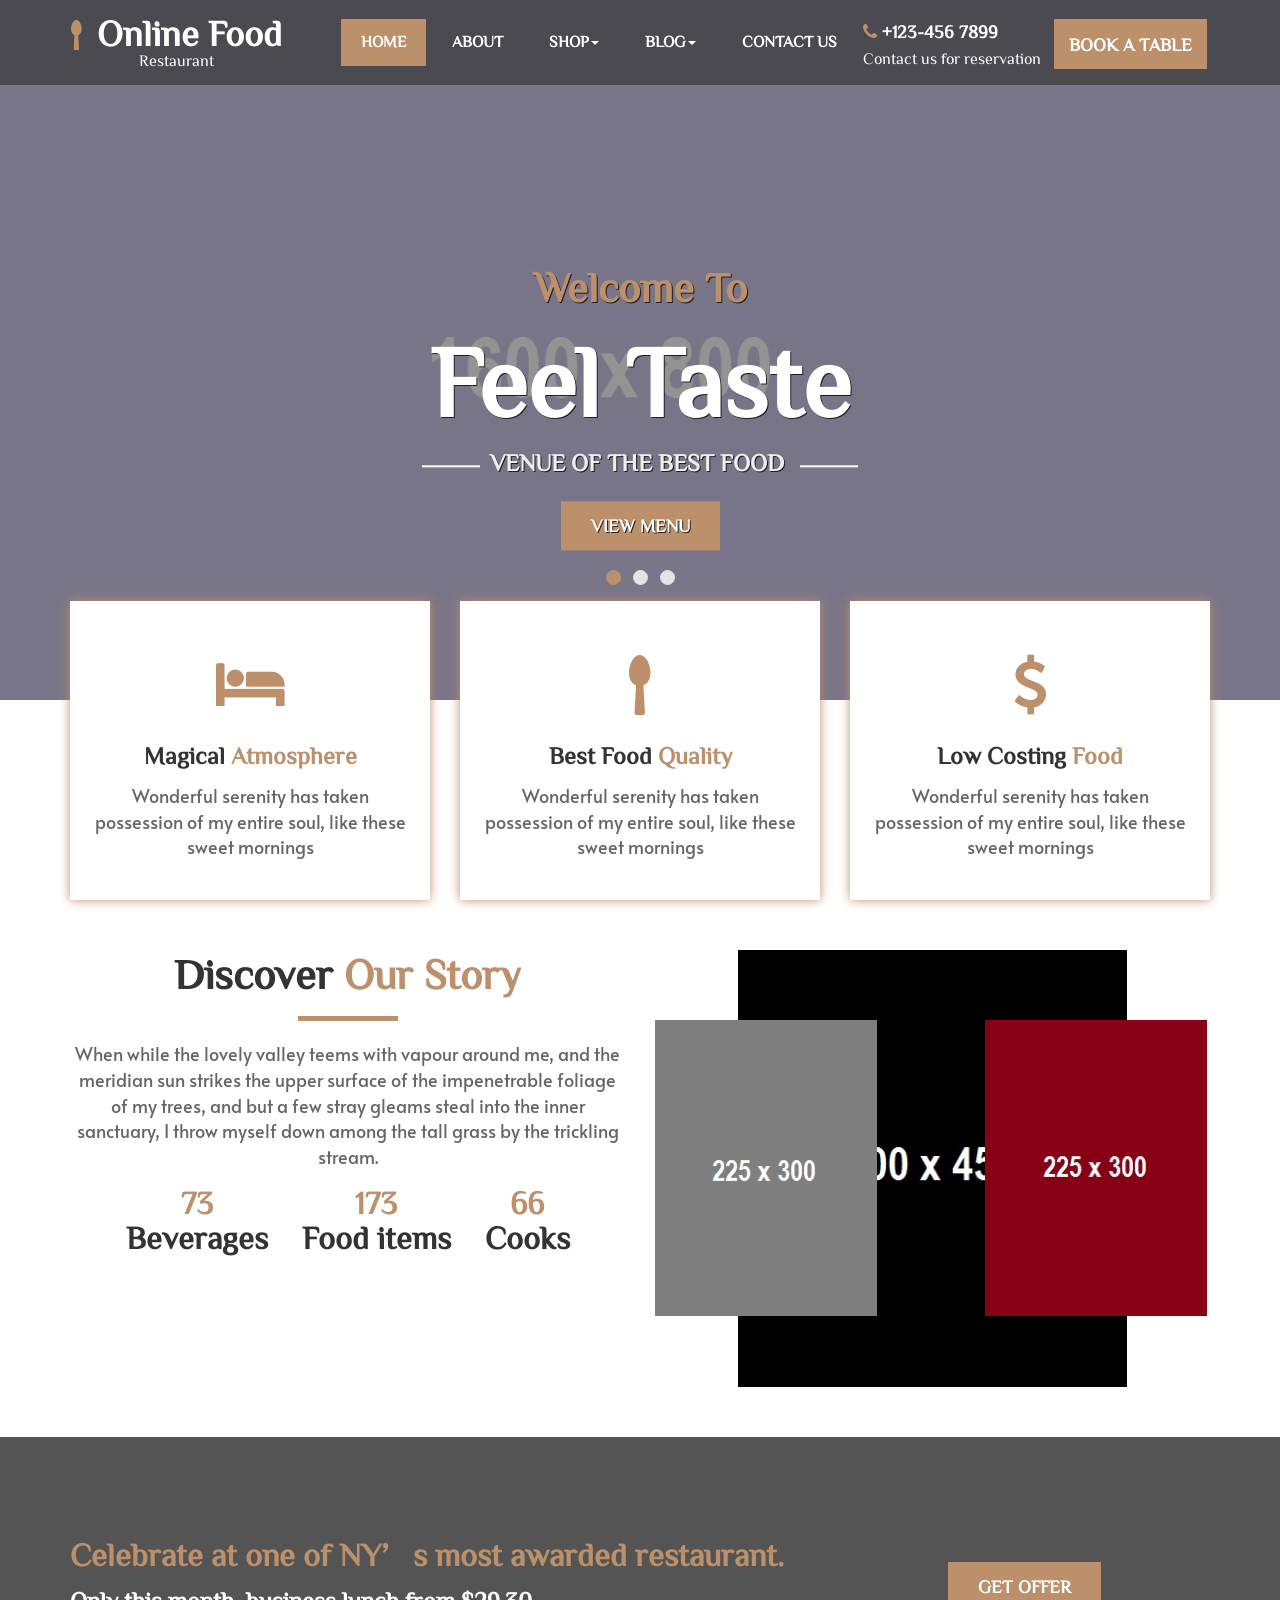
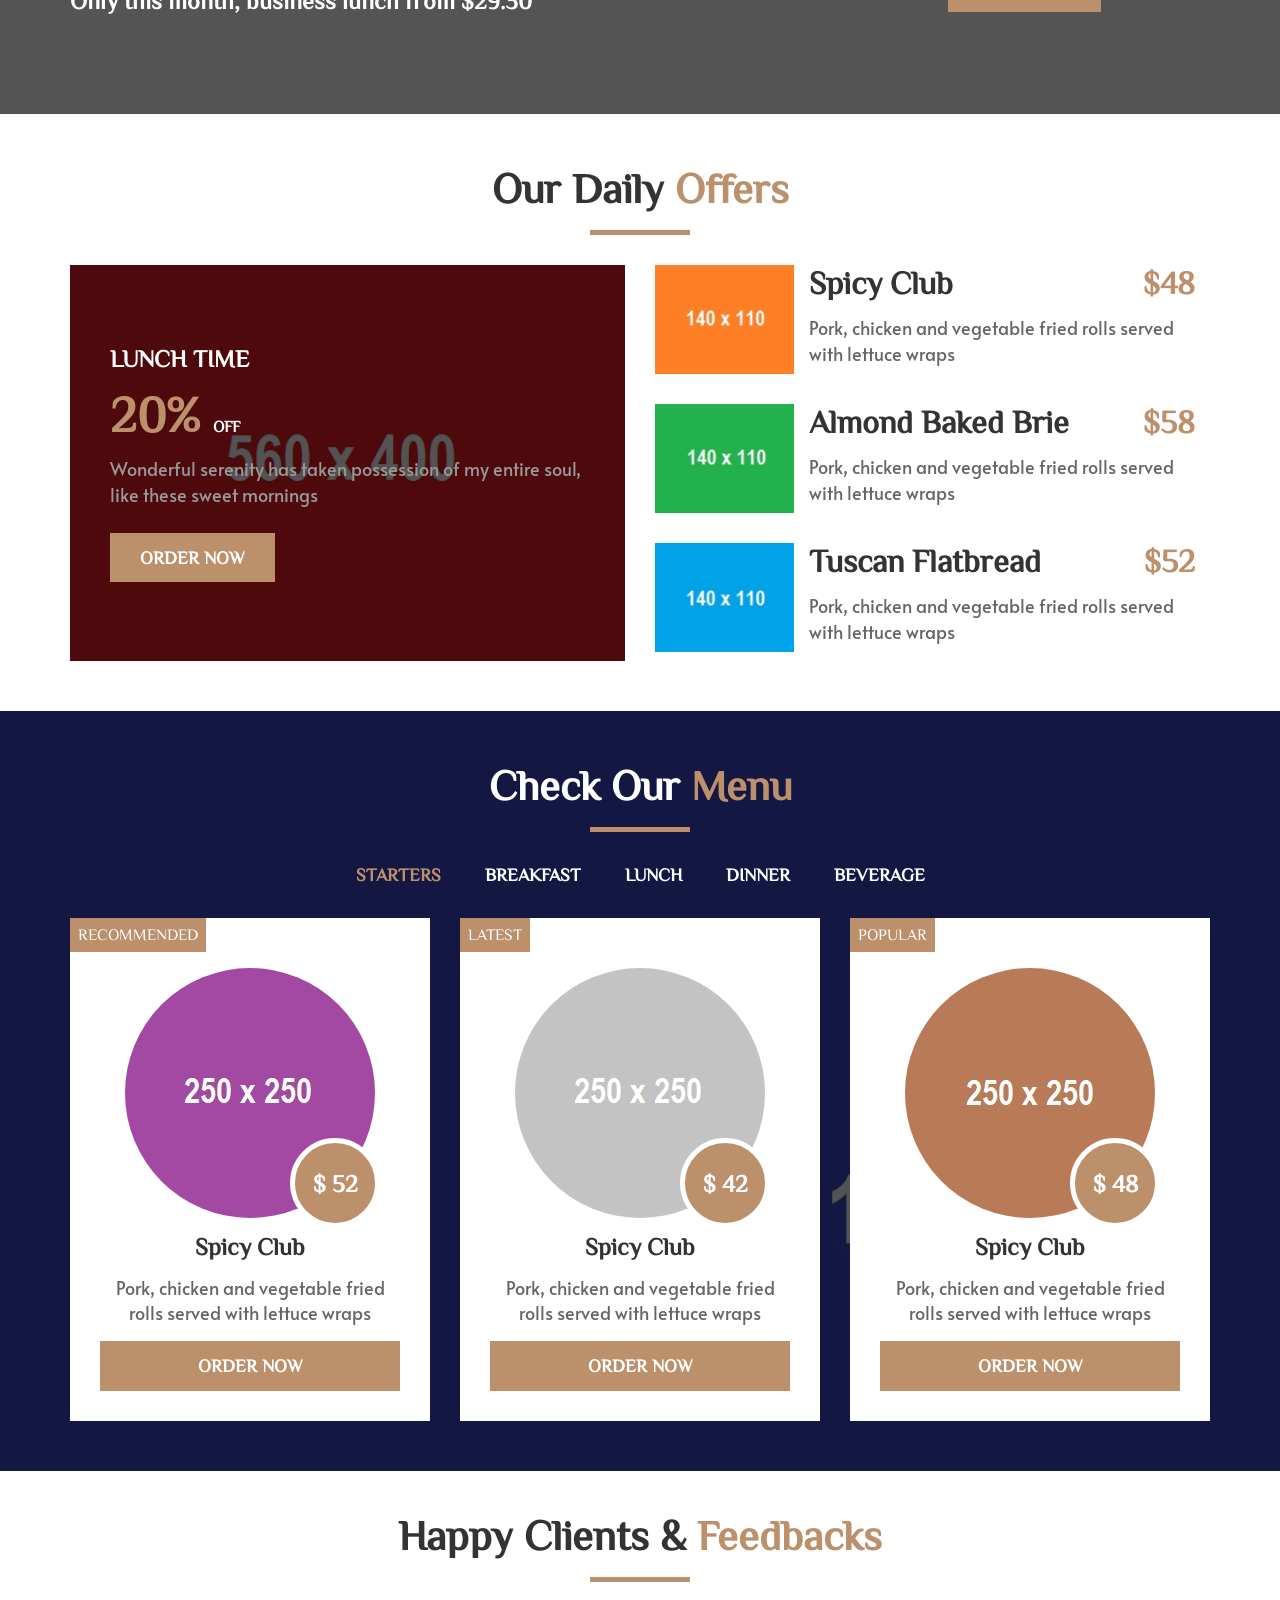
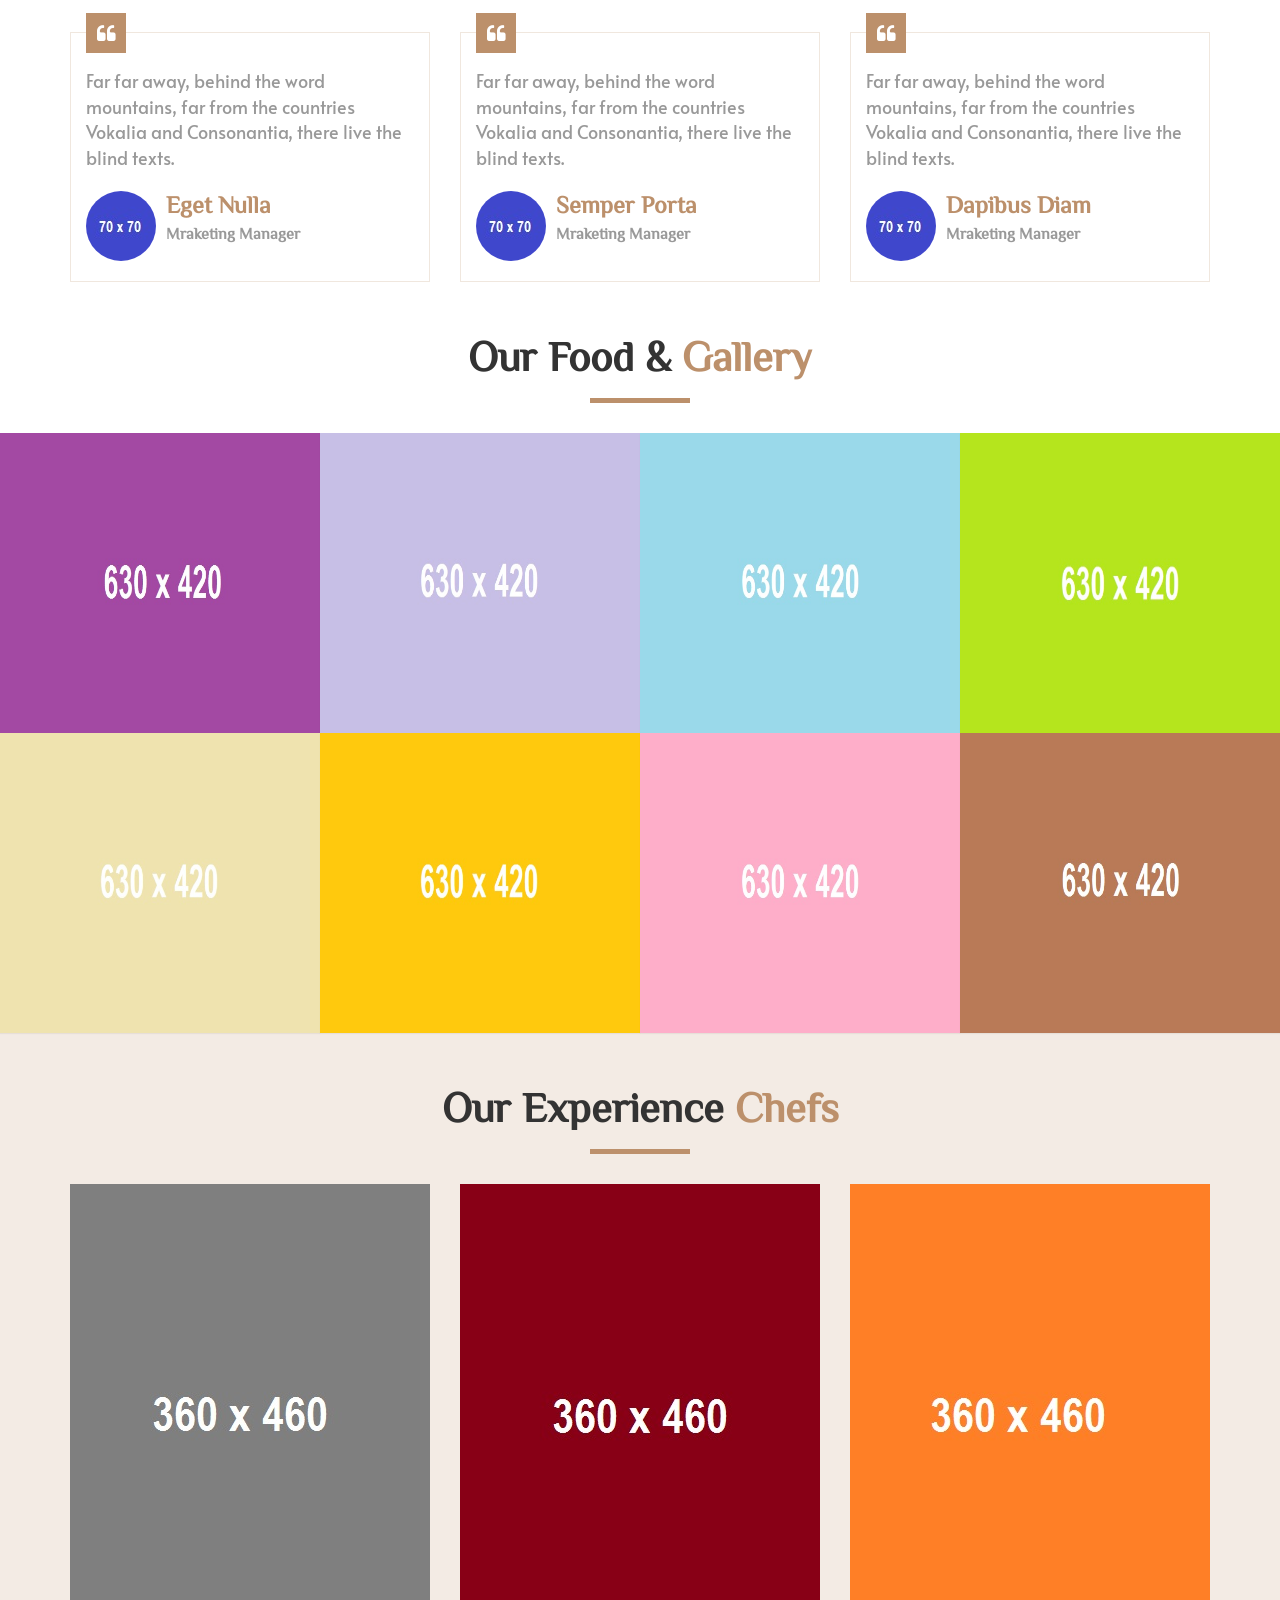
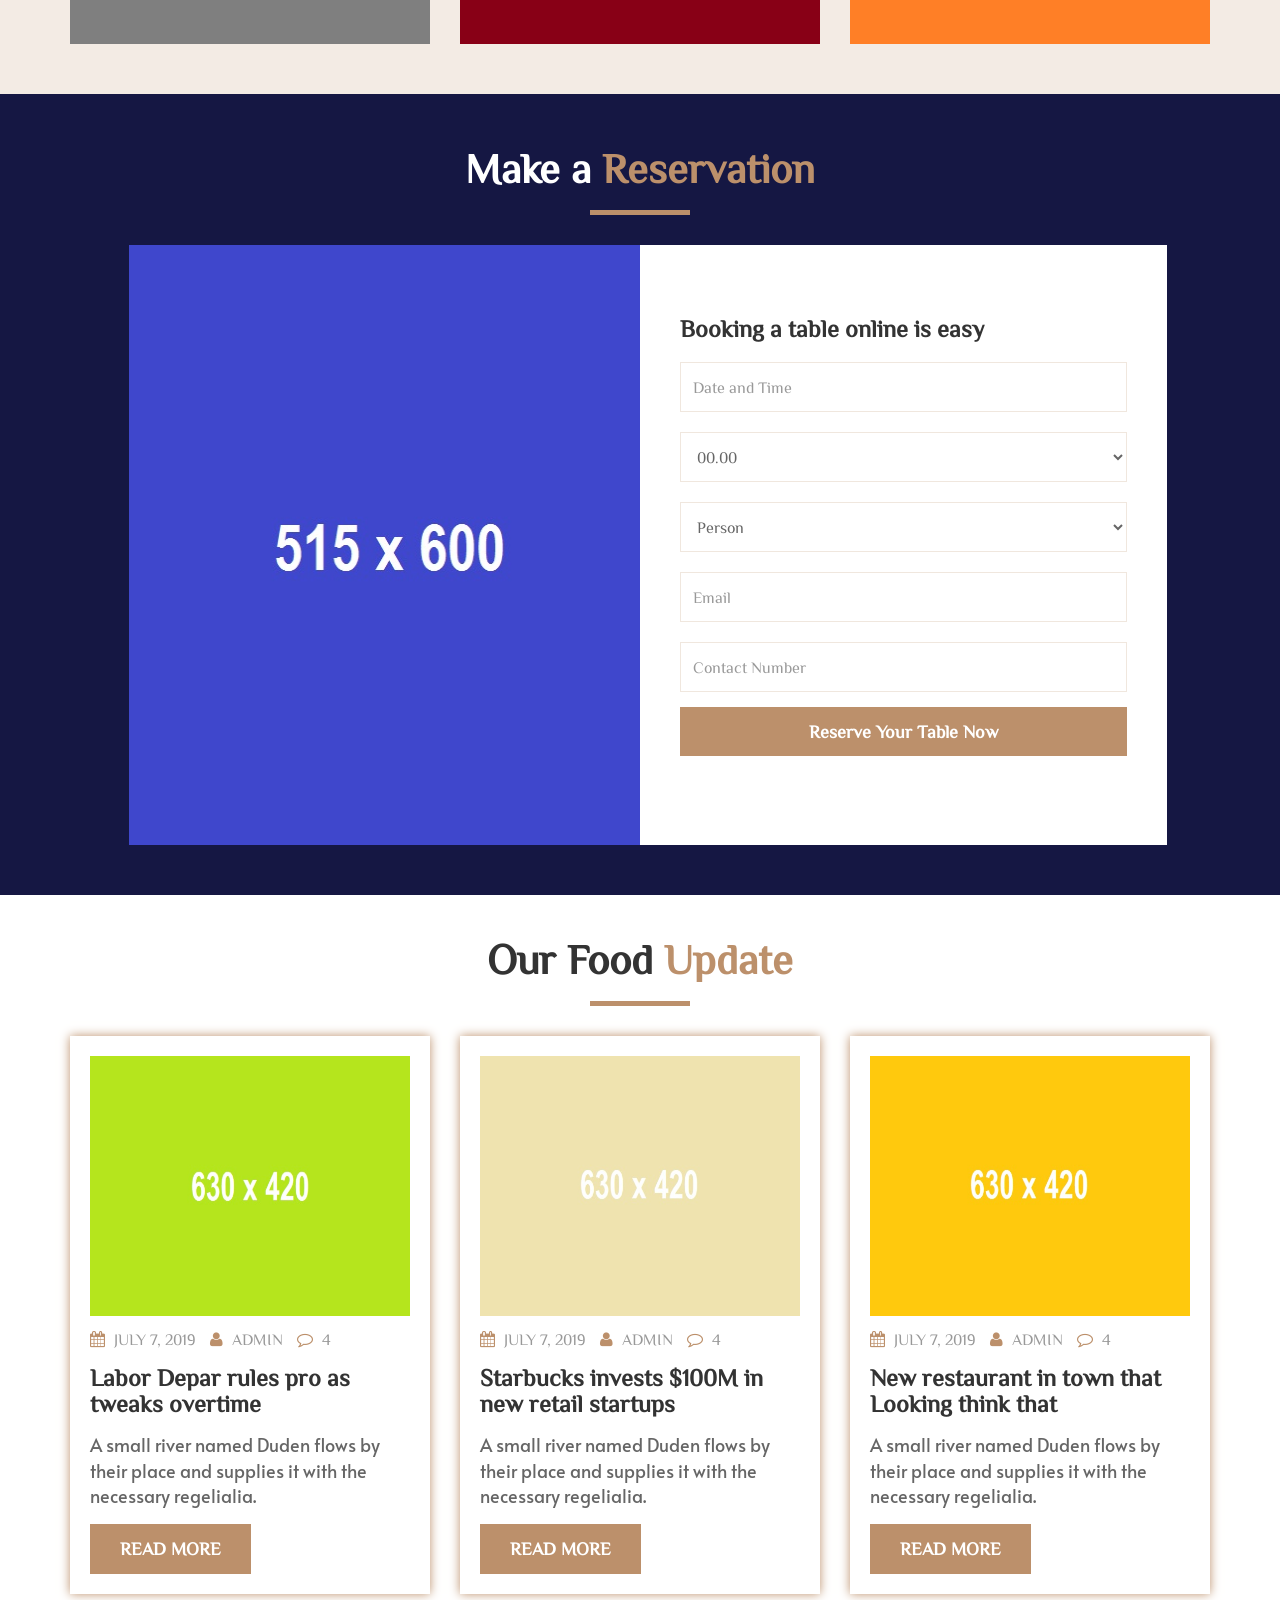
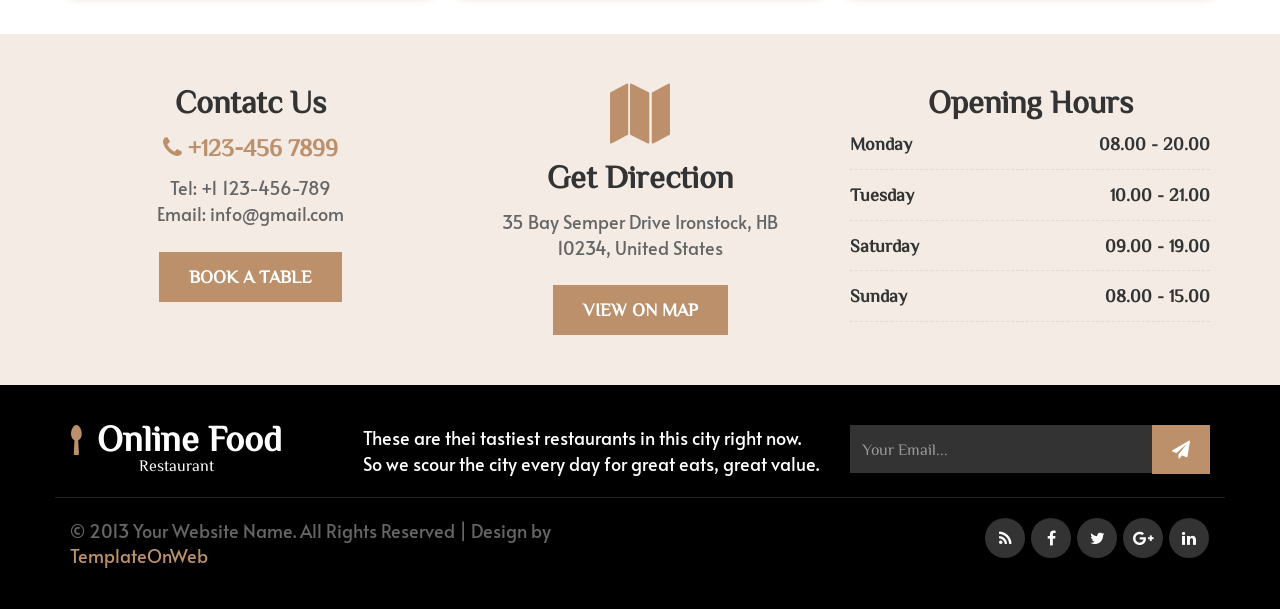
<file: online_food_zip/index.html>
<!DOCTYPE html>
<html lang="en">
  <head>
    <meta charset="utf-8">
    <meta http-equiv="X-UA-Compatible" content="IE=edge">
    <meta name="viewport" content="width=device-width, initial-scale=1">
    <title>Online Food</title>
	<link href="css/bootstrap.min.css" rel="stylesheet">
	<link href="css/global.css" rel="stylesheet">
	<link href="css/index.css" rel="stylesheet">
	<link rel="stylesheet" type="text/css" href="css/font-awesome.min.css" />
	<link href="https://fonts.googleapis.com/css?family=Alata&display=swap" rel="stylesheet">
	<link href="https://fonts.googleapis.com/css2?family=ZCOOL+XiaoWei&display=swap" rel="stylesheet">
	<script src="js/jquery-2.1.1.min.js"></script>
    <script src="js/bootstrap.min.js"></script>
	<script src="js/ekko-lightbox.js"></script>
	<link rel="stylesheet" type="text/css" href="js/codebase/dhtmlxcalendar.css"/>
	<script src="js/codebase/dhtmlxcalendar.js"></script>
	<script>
		var myCalendar;
		function doOnLoad() {
			myCalendar = new dhtmlXCalendarObject(["cal_1","cal_2", "cal_3"]);
		}
	</script>

  </head>
<body onLoad="doOnLoad();">
<div class="main clearfix">
 <div class="main_1 clearfix">
  <section id="menu" class="clearfix cd-secondary-nav">
	<nav class="navbar nav_t">
		<div class="container">
		    <div class="navbar-header page-scroll">
				<button type="button" class="navbar-toggle" data-toggle="collapse" data-target="#bs-example-navbar-collapse-1">
					<span class="sr-only">Toggle navigation</span>
					<span class="icon-bar"></span>
					<span class="icon-bar"></span>
					<span class="icon-bar"></span>
				</button>
				<a class="navbar-brand" href="index.html"> <i class="fa fa-spoon col_1"></i> Online Food <br> <span class="small_tag">Restaurant</span> </a>
			</div>
			<!-- Brand and toggle get grouped for better mobile display -->
			<!-- Collect the nav links, forms, and other content for toggling -->
			<div class="collapse navbar-collapse" id="bs-example-navbar-collapse-1">
				<ul class="nav navbar-nav nav_m navbar-right">
				<li><a class="m_tag active_tab" href="index.html">Home</a></li>
				<li><a class="m_tag" href="about.html">About</a></li>
				<li class="dropdown">
					  <a class="m_tag" href="#" data-toggle="dropdown" role="button" aria-expanded="false">Shop<span class="caret"></span></a>
					  <ul class="dropdown-menu drop_3" role="menu">
						<li><a href="shop.html">Shop</a></li>
						<li><a class="border_none" href="detail.html">Shop Detail</a></li>
					  </ul>
                    </li>
				<li class="dropdown">
					  <a class="m_tag" href="#" data-toggle="dropdown" role="button" aria-expanded="false">Blog<span class="caret"></span></a>
					  <ul class="dropdown-menu drop_3" role="menu">
						<li><a href="blog.html">Blog</a></li>
						<li><a class="border_none" href="blog_detail.html">Blog Detail</a></li>
					  </ul>
                    </li>
			    <li><a class="m_tag" href="contact.html">Contact Us</a></li>
				<li class="m_tag2 col"><i class="fa fa-phone col_1"></i> +123-456 7899 <br> <span class="normal small_tag">Contact us for reservation</span></li>
				<li><a class="m_tag1 button mgt" href="reserve.html"> BOOK A TABLE</a></li>
			</ul>
			    
			</div>
			<!-- /.navbar-collapse -->
		</div>
		<!-- /.container-fluid -->
	</nav>
	
	</section>
 </div>
 <div class="main_2 clearfix">
  <section id="center" class="center_home"> 
 <div class="carousel fade-carousel slide" data-ride="carousel" data-interval="4000" id="bs-carousel">
	  <!-- Overlay -->
	  <div class="overlay"></div>
	
	  <!-- Indicators -->
	  <ol class="carousel-indicators">
		<li data-target="#bs-carousel" data-slide-to="0" class="active"></li>
		<li data-target="#bs-carousel" data-slide-to="1" class=""></li>
		<li data-target="#bs-carousel" data-slide-to="2" class=""></li>
	  </ol>
	  
	  <!-- Wrapper for slides -->
	  <div class="carousel-inner">
		<div class="item slides active">
		  <div class="slide-1"></div>
		  <div class="hero clearfix">
		    <div class="col-sm-12">
				<h2 class="mgt col_1">Welcome To</h2>
                <h1 class="col">Feel Taste</h1>
				<h4 class="big col_3">Venue of the best food </h4>
				<h5><a class="button" href="#">VIEW MENU</a></h5>
			</div>
		  </div>
		</div>
		<div class="item slides">
		  <div class="slide-2"></div>
		  <div class="hero clearfix">
		    <div class="col-sm-12">
				<h2 class="mgt col_1">Welcome To</h2>
                <h1 class="col">Order Food</h1>
				<h4 class="big col_3">Venue of the best food </h4>
				<h5><a class="button" href="#">VIEW MENU</a></h5>
			</div>
		  </div>
		</div>
		<div class="item slides">
		  <div class="slide-3"></div>
		  <div class="hero clearfix">
		    <div class="col-sm-12">
				<h2 class="mgt col_1">Welcome To</h2>
                <h1 class="col">Book Online</h1>
				<h4 class="big col_3">Venue of the best food </h4>
				<h5><a class="button" href="#">VIEW MENU</a></h5>
			</div>
		  </div>
	  </div> 
	 </div>
</div>
</section>
 </div>
 <div class="main_3 clearfix">
  <section id="about_h">
   <div class="container">
    <div class="row">
	 <div class="about_h_1 clearfix">
	  <div class="col-sm-4">
	   <div class="about_h_1i text-center clearfix">
	     <span class="span_1"><i class="fa fa-hotel"></i></span>
		 <h4>Magical <span class="col_1">Atmosphere</span></h4>
		 <p>Wonderful serenity has taken possession of my entire soul, like these sweet mornings</p>
	   </div>
	  </div>
	  <div class="col-sm-4">
	   <div class="about_h_1i text-center clearfix">
	     <span class="span_1"><i class="fa fa-spoon"></i></span>
		 <h4>Best Food <span class="col_1">Quality</span></h4>
		 <p>Wonderful serenity has taken possession of my entire soul, like these sweet mornings</p>
	   </div>
	  </div>
	  <div class="col-sm-4">
	   <div class="about_h_1i text-center clearfix">
	     <span class="span_1"><i class="fa fa-dollar"></i></span>
		 <h4>Low Costing <span class="col_1">Food</span></h4>
		 <p>Wonderful serenity has taken possession of my entire soul, like these sweet mornings</p>
	   </div>
	  </div>
	 </div>
	</div>
   </div>
  </section>
 </div>
</div>

<section id="story">
 <div class="container">
  <div class="row">
   <div class="story_1 clearfix">
    <div class="col-sm-6">
	 <div class="story_1l text-center clearfix">
	  <h2 class="mgt">Discover <span class="col_1">Our Story</span></h2>
	  <hr class="line">
	  <p>When while the lovely valley teems with vapour around me, and the meridian sun strikes the upper surface of the impenetrable foliage of my trees, and but a few stray gleams steal into the inner sanctuary, I throw myself down among the tall grass by the trickling stream.</p>
	  <h3> <span class="col_1">73</span> <br>Beverages</h3>
	  <h3> <span class="col_1">173</span> <br>Food items</h3>
	  <h3> <span class="col_1">66</span> <br>Cooks</h3>
	 </div>
	</div>
	<div class="col-sm-6">
	 <div class="story_1r clearfix">
	  <div class="story_1r1 text-center clearfix">
	   <img src="img/4.jpg" class="iw" alt="abc" style="width:70%;">
	  </div>
	  <div class="story_1r2 clearfix">
	   <img src="img/5.jpg" class="iw" alt="abc" style="width:40%;">
	  </div>
	  <div class="story_1r3 clearfix">
	   <img src="img/6.jpg" class="iw" alt="abc" style="width:40%;">
	  </div>
	 </div>
	</div>
   </div>
  </div>
 </div>
</section>

<section id="offer">
<div class="offer_m clearfix">
 <div class="container">
  <div class="row">
   <div class="offer_1 clearfix">
    <div class="col-sm-9">
	 <div class="offer_1l clearfix">
	  <h3 class="mgt col_1">Celebrate at one of NY’s most awarded restaurant.</h3>
	  <h4 class="col">Only this month, business lunch from $29.30</h4>
	 </div>
	</div>
	<div class="col-sm-3">
	 <div class="offer_1r clearfix">
	   <h5><a class="button" href="#">GET OFFER</a></h5>
	 </div>
	</div>
   </div>
  </div>
 </div>
</div>
</section>

<section id="discount">
 <div class="container">
  <div class="row">
    <div class="discount_t text-center clearfix">
	  <div class="col-sm-12">
	    <h2 class="mgt">Our Daily <span class="col_1">Offers</span></h2>
	    <hr class="line">
	  </div>
	  </div>
    <div class="discount_1 clearfix">
    <div class="col-sm-6">
	 <div class="discount_1l clearfix">
	  <div class="discount_1l1 clearfix">
	   <img src="img/8.jpg" class="iw" alt="abc">
	  </div>
	  <div class="discount_1l2 clearfix">
	   <h4 class="mgt col">LUNCH TIME</h4>
	   <h1 class="col"><span class="col_1">20%</span> <span class="small_tag">OFF</span></h1>
	   <p class="col_2">Wonderful serenity has taken possession of my entire soul, like these sweet mornings</p>
	   <h5><a class="button" href="#">ORDER NOW</a></h5>
	  </div>
	 </div>
	</div>
	<div class="col-sm-6">
	 <div class="discount_1r mgt clearfix">
	  <div class="col-sm-3 space_all">
	   <div class="discount_1rl clearfix">
	    <img src="img/9.jpg" class="iw" alt="abc">
	   </div>
	  </div>
	  <div class="col-sm-9">
	   <div class="discount_1rl clearfix">
	    <h3 class="mgt">Spicy Club <span class="col_1 pull-right">$48</span></h3>
		<p>Pork, chicken and vegetable fried rolls served with lettuce wraps</p>
	   </div>
	  </div>
	 </div>
	 <div class="discount_1r clearfix">
	  <div class="col-sm-3 space_all">
	   <div class="discount_1rl clearfix">
	    <img src="img/10.jpg" class="iw" alt="abc">
	   </div>
	  </div>
	  <div class="col-sm-9">
	   <div class="discount_1rl clearfix">
	    <h3 class="mgt">Almond Baked Brie <span class="col_1 pull-right">$58</span></h3>
		<p>Pork, chicken and vegetable fried rolls served with lettuce wraps</p>
	   </div>
	  </div>
	 </div>
	 <div class="discount_1r clearfix">
	  <div class="col-sm-3 space_all">
	   <div class="discount_1rl clearfix">
	    <img src="img/11.jpg" class="iw" alt="abc">
	   </div>
	  </div>
	  <div class="col-sm-9">
	   <div class="discount_1rl clearfix">
	    <h3 class="mgt">Tuscan Flatbread <span class="col_1 pull-right">$52</span></h3>
		<p>Pork, chicken and vegetable fried rolls served with lettuce wraps</p>
	   </div>
	  </div>
	 </div>
	</div>
   </div>
  </div>
 </div>
</section>

<section id="dish">
<div class="offer_m clearfix">
 <div class="container">
  <div class="row">
    <div class="discount_t text-center clearfix">
	  <div class="col-sm-12">
	    <h2 class="mgt col">Check Our <span class="col_1">Menu</span></h2>
	    <hr class="line">
	  </div>
	  </div>
	<div class="dish_1 clearfix">
	 <div class="col-sm-12">
	  <ul class="nav_1">
			  <li class="active"><a data-toggle="tab" href="#home"> Starters</a></li>
			  <li class=""><a data-toggle="tab" href="#menu1"> Breakfast </a></li>
			  <li class=""><a data-toggle="tab" href="#menu2">   Lunch </a></li>
			  <li class=""><a data-toggle="tab" href="#menu3"> Dinner </a></li>
			  <li class=""><a data-toggle="tab" href="#menu4"> Beverage </a></li>
          </ul>
	 </div>
	</div>
	<div class="tab-content clearfix">
			  <div id="home" class="tab-pane fade  clearfix active in">
				  <div class="click clearfix">
			         <div class="col-sm-4">
					  <div class="dish_2 clearfix">
					  <div class="dish_2i1 clearfix">
					   <h6 class="mgt col">RECOMMENDED</h6>
					  </div>
					  <div class="dish_2i2 text-center clearfix">
					   <img src="img/13.jpg" class="img-circle" alt="abc">
					  </div>
					  <div class="dish_2i3 clearfix">
					   <h4 class="mgt">$ 52</h4>
					  </div>
					  <div class="dish_2i4 text-center clearfix">
					   <h4>Spicy Club</h4>
					   <p>Pork, chicken and vegetable fried rolls served with lettuce wraps</p>
					   <h5><a class="button block" href="#">ORDER NOW</a></h5>
					  </div>
					 </div>
					 </div>
					 <div class="col-sm-4">
					  <div class="dish_2 clearfix">
					  <div class="dish_2i1 clearfix">
					   <h6 class="mgt col">LATEST</h6>
					  </div>
					  <div class="dish_2i2 text-center clearfix">
					   <img src="img/14.jpg" class="img-circle" alt="abc">
					  </div>
					  <div class="dish_2i3 clearfix">
					   <h4 class="mgt">$ 42</h4>
					  </div>
					  <div class="dish_2i4 text-center clearfix">
					   <h4>Spicy Club</h4>
					   <p>Pork, chicken and vegetable fried rolls served with lettuce wraps</p>
					   <h5><a class="button block" href="#">ORDER NOW</a></h5>
					  </div>
					 </div>
					 </div>
					 <div class="col-sm-4">
					  <div class="dish_2 clearfix">
					  <div class="dish_2i1 clearfix">
					   <h6 class="mgt col">POPULAR</h6>
					  </div>
					  <div class="dish_2i2 text-center clearfix">
					   <img src="img/15.jpg" class="img-circle" alt="abc">
					  </div>
					  <div class="dish_2i3 clearfix">
					   <h4 class="mgt">$ 48</h4>
					  </div>
					  <div class="dish_2i4 text-center clearfix">
					   <h4>Spicy Club</h4>
					   <p>Pork, chicken and vegetable fried rolls served with lettuce wraps</p>
					   <h5><a class="button block" href="#">ORDER NOW</a></h5>
					  </div>
					 </div>
					 </div>
				  </div> 
			  </div>
			  <div id="menu1" class="tab-pane fade   clearfix ">
				   <div class="click clearfix">
			         <div class="col-sm-4">
					  <div class="dish_2 clearfix">
					  <div class="dish_2i1 clearfix">
					   <h6 class="mgt col">RECOMMENDED</h6>
					  </div>
					  <div class="dish_2i2 text-center clearfix">
					   <img src="img/16.jpg" class="img-circle" alt="abc">
					  </div>
					  <div class="dish_2i3 clearfix">
					   <h4 class="mgt">$ 52</h4>
					  </div>
					  <div class="dish_2i4 text-center clearfix">
					   <h4>Spicy Club</h4>
					   <p>Pork, chicken and vegetable fried rolls served with lettuce wraps</p>
					   <h5><a class="button block" href="#">ORDER NOW</a></h5>
					  </div>
					 </div>
					 </div>
					 <div class="col-sm-4">
					  <div class="dish_2 clearfix">
					  <div class="dish_2i1 clearfix">
					   <h6 class="mgt col">LATEST</h6>
					  </div>
					  <div class="dish_2i2 text-center clearfix">
					   <img src="img/17.jpg" class="img-circle" alt="abc">
					  </div>
					  <div class="dish_2i3 clearfix">
					   <h4 class="mgt">$ 42</h4>
					  </div>
					  <div class="dish_2i4 text-center clearfix">
					   <h4>Spicy Club</h4>
					   <p>Pork, chicken and vegetable fried rolls served with lettuce wraps</p>
					   <h5><a class="button block" href="#">ORDER NOW</a></h5>
					  </div>
					 </div>
					 </div>
					 <div class="col-sm-4">
					  <div class="dish_2 clearfix">
					  <div class="dish_2i1 clearfix">
					   <h6 class="mgt col">POPULAR</h6>
					  </div>
					  <div class="dish_2i2 text-center clearfix">
					   <img src="img/18.jpg" class="img-circle" alt="abc">
					  </div>
					  <div class="dish_2i3 clearfix">
					   <h4 class="mgt">$ 48</h4>
					  </div>
					  <div class="dish_2i4 text-center clearfix">
					   <h4>Spicy Club</h4>
					   <p>Pork, chicken and vegetable fried rolls served with lettuce wraps</p>
					   <h5><a class="button block" href="#">ORDER NOW</a></h5>
					  </div>
					 </div>
					 </div>
				  </div>
			  </div>
			  <div id="menu2" class="tab-pane fade  clearfix ">
				 <div class="click clearfix">
			         <div class="col-sm-4">
					  <div class="dish_2 clearfix">
					  <div class="dish_2i1 clearfix">
					   <h6 class="mgt col">RECOMMENDED</h6>
					  </div>
					  <div class="dish_2i2 text-center clearfix">
					   <img src="img/19.jpg" class="img-circle" alt="abc">
					  </div>
					  <div class="dish_2i3 clearfix">
					   <h4 class="mgt">$ 52</h4>
					  </div>
					  <div class="dish_2i4 text-center clearfix">
					   <h4>Spicy Club</h4>
					   <p>Pork, chicken and vegetable fried rolls served with lettuce wraps</p>
					   <h5><a class="button block" href="#">ORDER NOW</a></h5>
					  </div>
					 </div>
					 </div>
					 <div class="col-sm-4">
					  <div class="dish_2 clearfix">
					  <div class="dish_2i1 clearfix">
					   <h6 class="mgt col">LATEST</h6>
					  </div>
					  <div class="dish_2i2 text-center clearfix">
					   <img src="img/20.jpg" class="img-circle" alt="abc">
					  </div>
					  <div class="dish_2i3 clearfix">
					   <h4 class="mgt">$ 42</h4>
					  </div>
					  <div class="dish_2i4 text-center clearfix">
					   <h4>Spicy Club</h4>
					   <p>Pork, chicken and vegetable fried rolls served with lettuce wraps</p>
					   <h5><a class="button block" href="#">ORDER NOW</a></h5>
					  </div>
					 </div>
					 </div>
					 <div class="col-sm-4">
					  <div class="dish_2 clearfix">
					  <div class="dish_2i1 clearfix">
					   <h6 class="mgt col">POPULAR</h6>
					  </div>
					  <div class="dish_2i2 text-center clearfix">
					   <img src="img/21.jpg" class="img-circle" alt="abc">
					  </div>
					  <div class="dish_2i3 clearfix">
					   <h4 class="mgt">$ 48</h4>
					  </div>
					  <div class="dish_2i4 text-center clearfix">
					   <h4>Spicy Club</h4>
					   <p>Pork, chicken and vegetable fried rolls served with lettuce wraps</p>
					   <h5><a class="button block" href="#">ORDER NOW</a></h5>
					  </div>
					 </div>
					 </div>
				  </div>
			  </div>
			  <div id="menu3" class="tab-pane fade  clearfix ">
				 <div class="click clearfix">
			         <div class="col-sm-4">
					  <div class="dish_2 clearfix">
					  <div class="dish_2i1 clearfix">
					   <h6 class="mgt col">RECOMMENDED</h6>
					  </div>
					  <div class="dish_2i2 text-center clearfix">
					   <img src="img/22.jpg" class="img-circle" alt="abc">
					  </div>
					  <div class="dish_2i3 clearfix">
					   <h4 class="mgt">$ 52</h4>
					  </div>
					  <div class="dish_2i4 text-center clearfix">
					   <h4>Spicy Club</h4>
					   <p>Pork, chicken and vegetable fried rolls served with lettuce wraps</p>
					   <h5><a class="button block" href="#">ORDER NOW</a></h5>
					  </div>
					 </div>
					 </div>
					 <div class="col-sm-4">
					  <div class="dish_2 clearfix">
					  <div class="dish_2i1 clearfix">
					   <h6 class="mgt col">LATEST</h6>
					  </div>
					  <div class="dish_2i2 text-center clearfix">
					   <img src="img/23.jpg" class="img-circle" alt="abc">
					  </div>
					  <div class="dish_2i3 clearfix">
					   <h4 class="mgt">$ 42</h4>
					  </div>
					  <div class="dish_2i4 text-center clearfix">
					   <h4>Spicy Club</h4>
					   <p>Pork, chicken and vegetable fried rolls served with lettuce wraps</p>
					   <h5><a class="button block" href="#">ORDER NOW</a></h5>
					  </div>
					 </div>
					 </div>
					 <div class="col-sm-4">
					  <div class="dish_2 clearfix">
					  <div class="dish_2i1 clearfix">
					   <h6 class="mgt col">POPULAR</h6>
					  </div>
					  <div class="dish_2i2 text-center clearfix">
					   <img src="img/24.jpg" class="img-circle" alt="abc">
					  </div>
					  <div class="dish_2i3 clearfix">
					   <h4 class="mgt">$ 48</h4>
					  </div>
					  <div class="dish_2i4 text-center clearfix">
					   <h4>Spicy Club</h4>
					   <p>Pork, chicken and vegetable fried rolls served with lettuce wraps</p>
					   <h5><a class="button block" href="#">ORDER NOW</a></h5>
					  </div>
					 </div>
					 </div>
				  </div>
			  </div>
			  <div id="menu4" class="tab-pane fade  clearfix ">
				 <div class="click clearfix">
			         <div class="col-sm-4">
					  <div class="dish_2 clearfix">
					  <div class="dish_2i1 clearfix">
					   <h6 class="mgt col">RECOMMENDED</h6>
					  </div>
					  <div class="dish_2i2 text-center clearfix">
					   <img src="img/25.jpg" class="img-circle" alt="abc">
					  </div>
					  <div class="dish_2i3 clearfix">
					   <h4 class="mgt">$ 52</h4>
					  </div>
					  <div class="dish_2i4 text-center clearfix">
					   <h4>Spicy Club</h4>
					   <p>Pork, chicken and vegetable fried rolls served with lettuce wraps</p>
					   <h5><a class="button block" href="#">ORDER NOW</a></h5>
					  </div>
					 </div>
					 </div>
					 <div class="col-sm-4">
					  <div class="dish_2 clearfix">
					  <div class="dish_2i1 clearfix">
					   <h6 class="mgt col">LATEST</h6>
					  </div>
					  <div class="dish_2i2 text-center clearfix">
					   <img src="img/26.jpg" class="img-circle" alt="abc">
					  </div>
					  <div class="dish_2i3 clearfix">
					   <h4 class="mgt">$ 42</h4>
					  </div>
					  <div class="dish_2i4 text-center clearfix">
					   <h4>Spicy Club</h4>
					   <p>Pork, chicken and vegetable fried rolls served with lettuce wraps</p>
					   <h5><a class="button block" href="#">ORDER NOW</a></h5>
					  </div>
					 </div>
					 </div>
					 <div class="col-sm-4">
					  <div class="dish_2 clearfix">
					  <div class="dish_2i1 clearfix">
					   <h6 class="mgt col">POPULAR</h6>
					  </div>
					  <div class="dish_2i2 text-center clearfix">
					   <img src="img/27.jpg" class="img-circle" alt="abc">
					  </div>
					  <div class="dish_2i3 clearfix">
					   <h4 class="mgt">$ 48</h4>
					  </div>
					  <div class="dish_2i4 text-center clearfix">
					   <h4>Spicy Club</h4>
					   <p>Pork, chicken and vegetable fried rolls served with lettuce wraps</p>
					   <h5><a class="button block" href="#">ORDER NOW</a></h5>
					  </div>
					 </div>
					 </div>
				  </div>
			  </div>
			</div>
  </div>
 </div>
</div>
</section>

<section id="testim">
 <div class="container">
  <div class="row">
   <div class="discount_t text-center clearfix">
	  <div class="col-sm-12">
	    <h2 class="mgt">Happy Clients &  <span class="col_1">Feedbacks</span></h2>
	    <hr class="line">
	  </div>
	  </div>
   <div class="testim_1 clearfix">
    <div class="col-sm-4">
	 <div class="testim_1i clearfix">
	   <div class="testim_1i1 clearfix"><span><i class="fa fa-quote-left"></i></span></div>
	   <div class="testim_1i2 clearfix">
	     <p class="col_2">Far far away, behind the word mountains, far from the countries Vokalia and Consonantia, there live the blind texts.</p>
		 <div class="testim_1i2i clearfix">
		   <img src="img/28.jpg" class="img-circle" alt="abc">
		   <h4 class="col_1 mgt">Eget Nulla <br> <span class="small_tag col_2">Mraketing Manager</span></h4>
		 </div>
	   </div>
	 </div>
	</div>
	<div class="col-sm-4">
	 <div class="testim_1i clearfix">
	   <div class="testim_1i1 clearfix"><span><i class="fa fa-quote-left"></i></span></div>
	   <div class="testim_1i2 clearfix">
	     <p class="col_2">Far far away, behind the word mountains, far from the countries Vokalia and Consonantia, there live the blind texts.</p>
		 <div class="testim_1i2i clearfix">
		   <img src="img/29.jpg" class="img-circle" alt="abc">
		   <h4 class="col_1 mgt">Semper Porta <br> <span class="small_tag col_2">Mraketing Manager</span></h4>
		 </div>
	   </div>
	 </div>
	</div>
	<div class="col-sm-4">
	 <div class="testim_1i clearfix">
	   <div class="testim_1i1 clearfix"><span><i class="fa fa-quote-left"></i></span></div>
	   <div class="testim_1i2 clearfix">
	     <p class="col_2">Far far away, behind the word mountains, far from the countries Vokalia and Consonantia, there live the blind texts.</p>
		 <div class="testim_1i2i clearfix">
		   <img src="img/30.jpg" class="img-circle" alt="abc">
		   <h4 class="col_1 mgt">Dapibus Diam <br> <span class="small_tag col_2">Mraketing Manager</span></h4>
		 </div>
	   </div>
	 </div>
	</div>
   </div>
  </div>
 </div>
</section>

<section id="gallery" class="clearfix">
<div class="discount_t text-center clearfix">
	  <div class="col-sm-12">
	    <h2 class="mgt">Our Food &  <span class="col_1">Gallery</span></h2>
	    <hr class="line">
	  </div>
	  </div>
 <div class="gallery_1 clearfix">
	<article class="col-sm-3 space_all">
	<div class="panel panel-default">
		<div class="panel-body">
			<a href="img/31.jpg" title="Online Food Portfolio" class="zoom" data-title="Online Food" data-footer="Online Food World" data-type="image" data-toggle="lightbox">
				<img src="img/31.jpg" alt="Nature Portfolio">
				<span class="overlay"><i class="glyphicon glyphicon-fullscreen"></i></span>
			</a>
		</div>
		
	</div>
	</article>
	<article class="col-sm-3 space_all">
	<div class="panel panel-default">
		<div class="panel-body">
			<a href="img/32.jpg" title="Online Food Portfolio" class="zoom" data-title="Online Food" data-footer="Online Food World" data-type="image" data-toggle="lightbox">
				<img src="img/32.jpg" alt="Nature Portfolio">
				<span class="overlay"><i class="glyphicon glyphicon-fullscreen"></i></span>
			</a>
		</div>
		
	</div>
	</article>
	<article class="col-sm-3 space_all">
	<div class="panel panel-default">
		<div class="panel-body">
			<a href="img/33.jpg" title="Online Food Portfolio" class="zoom" data-title="Online Food" data-footer="Online Food World" data-type="image" data-toggle="lightbox">
				<img src="img/33.jpg" alt="Nature Portfolio">
				<span class="overlay"><i class="glyphicon glyphicon-fullscreen"></i></span>
			</a>
		</div>
		
	</div>
	</article>
	<article class="col-sm-3 space_all">
	<div class="panel panel-default">
		<div class="panel-body">
			<a href="img/34.jpg" title="Online Food Portfolio" class="zoom" data-title="Online Food" data-footer="Online Food World" data-type="image" data-toggle="lightbox">
				<img src="img/34.jpg" alt="Nature Portfolio">
				<span class="overlay"><i class="glyphicon glyphicon-fullscreen"></i></span>
			</a>
		</div>
		
	</div>
	</article>
   </div>
 <div class="gallery_1 clearfix">
	<article class="col-sm-3 space_all">
	<div class="panel panel-default">
		<div class="panel-body">
			<a href="img/35.jpg" title="Online Food Portfolio" class="zoom" data-title="Online Food" data-footer="Online Food World" data-type="image" data-toggle="lightbox">
				<img src="img/35.jpg" alt="Nature Portfolio">
				<span class="overlay"><i class="glyphicon glyphicon-fullscreen"></i></span>
			</a>
		</div>
		
	</div>
	</article>
	<article class="col-sm-3 space_all">
	<div class="panel panel-default">
		<div class="panel-body">
			<a href="img/36.jpg" title="Online Food Portfolio" class="zoom" data-title="Online Food" data-footer="Online Food World" data-type="image" data-toggle="lightbox">
				<img src="img/36.jpg" alt="Nature Portfolio">
				<span class="overlay"><i class="glyphicon glyphicon-fullscreen"></i></span>
			</a>
		</div>
		
	</div>
	</article>
	<article class="col-sm-3 space_all">
	<div class="panel panel-default">
		<div class="panel-body">
			<a href="img/37.jpg" title="Online Food Portfolio" class="zoom" data-title="Online Food" data-footer="Online Food World" data-type="image" data-toggle="lightbox">
				<img src="img/37.jpg" alt="Nature Portfolio">
				<span class="overlay"><i class="glyphicon glyphicon-fullscreen"></i></span>
			</a>
		</div>
		
	</div>
	</article>
	<article class="col-sm-3 space_all">
	<div class="panel panel-default">
		<div class="panel-body">
			<a href="img/38.jpg" title="Online Food Portfolio" class="zoom" data-title="Online Food" data-footer="Online Food World" data-type="image" data-toggle="lightbox">
				<img src="img/38.jpg" alt="Nature Portfolio">
				<span class="overlay"><i class="glyphicon glyphicon-fullscreen"></i></span>
			</a>
		</div>
		
	</div>
	</article>
   </div>
</section>

<section id="team">
 <div class="container">
  <div class="row">
   <div class="discount_t text-center clearfix">
	  <div class="col-sm-12">
	    <h2 class="mgt">Our Experience <span class="col_1">Chefs</span></h2>
	    <hr class="line">
	  </div>
	  </div>
   <div class="team_1 clearfix">
    <div class="col-sm-4">
	 <div class="team_1i clearfix">
	  <div class="team_1i1 clearfix">
	   <img src="img/39.jpg" class="iw" alt="abc">
	  </div>
	  <div class="team_1i2 text-center clearfix">
	   <h4 class="mgt col">Semper Porta</h4>
	   <h5 class="col_3">General Manager</h5>
	   <ul class="social-network social-circle">
			<li><a href="#" class="icoRss" title="Rss"><i class="fa fa-rss"></i></a></li>
			<li><a href="#" class="icoFacebook" title="Facebook"><i class="fa fa-facebook"></i></a></li>
			<li><a href="#" class="icoTwitter" title="Twitter"><i class="fa fa-twitter"></i></a></li>
			<li><a href="#" class="icoGoogle" title="Google +"><i class="fa fa-google-plus"></i></a></li>
			<li><a href="#" class="icoLinkedin" title="Linkedin"><i class="fa fa-linkedin"></i></a></li>
        </ul>
	  </div>
	 </div>
	</div>
	<div class="col-sm-4">
	 <div class="team_1i clearfix">
	  <div class="team_1i1 clearfix">
	   <img src="img/40.jpg" class="iw" alt="abc">
	  </div>
	  <div class="team_1i2 text-center clearfix">
	   <h4 class="mgt col">Dapibus Diam</h4>
	   <h5 class="col_3">Chief Chef</h5>
	   <ul class="social-network social-circle">
			<li><a href="#" class="icoRss" title="Rss"><i class="fa fa-rss"></i></a></li>
			<li><a href="#" class="icoFacebook" title="Facebook"><i class="fa fa-facebook"></i></a></li>
			<li><a href="#" class="icoTwitter" title="Twitter"><i class="fa fa-twitter"></i></a></li>
			<li><a href="#" class="icoGoogle" title="Google +"><i class="fa fa-google-plus"></i></a></li>
			<li><a href="#" class="icoLinkedin" title="Linkedin"><i class="fa fa-linkedin"></i></a></li>
        </ul>
	  </div>
	 </div>
	</div>
	<div class="col-sm-4">
	 <div class="team_1i clearfix">
	  <div class="team_1i1 clearfix">
	   <img src="img/41.jpg" class="iw" alt="abc">
	  </div>
	  <div class="team_1i2 text-center clearfix">
	   <h4 class="mgt col">Eget Nulla</h4>
	   <h5 class="col_3">Chief Instructor</h5>
	   <ul class="social-network social-circle">
			<li><a href="#" class="icoRss" title="Rss"><i class="fa fa-rss"></i></a></li>
			<li><a href="#" class="icoFacebook" title="Facebook"><i class="fa fa-facebook"></i></a></li>
			<li><a href="#" class="icoTwitter" title="Twitter"><i class="fa fa-twitter"></i></a></li>
			<li><a href="#" class="icoGoogle" title="Google +"><i class="fa fa-google-plus"></i></a></li>
			<li><a href="#" class="icoLinkedin" title="Linkedin"><i class="fa fa-linkedin"></i></a></li>
        </ul>
	  </div>
	 </div>
	</div>
   </div>
  </div>
 </div>
</section>

<section id="reserve">
<div class="offer_m clearfix">
 <div class="container">
  <div class="row">
    <div class="discount_t text-center clearfix">
	  <div class="col-sm-12">
	    <h2 class="mgt col">Make a <span class="col_1">Reservation</span></h2>
	    <hr class="line">
	  </div>
	  </div>
	<div class="reserve_1 clearfix">
	 <div class="col-sm-6 space_right">
	  <div class="reserve_1l clearfix">
	   <img src="img/42.jpg" class="iw" alt="abc" height="600">
	  </div>
	 </div>
	 <div class="col-sm-6 space_all">
	  <div class="reserve_1r clearfix">
	   <h4 class="mgt">Booking a table online is easy</h4>
	   <input type="text" class="form-control form_1" id="cal_3" placeholder="Date and Time" required="">
	   <select class="form-control" name="beds" id="beds">
				<option value="">00.00</option>
				<option value="1">10.00</option>
				<option value="1">20.00</option>
				<option value="1">15.00</option>
				<option value="1">18.00</option>
           </select>
	   <select class="form-control" name="beds" id="beds1">
				<option value="">Person</option>
				<option value="1">One Person</option>
				<option value="1">Two Person</option>
				<option value="1">Three Person</option>
				<option value="1">Four Person</option>
           </select>
	   <input type="text" class="form-control"  placeholder="Email" required="">
	   <input type="text" class="form-control"  placeholder="Contact Number" required="">
	   <h5 class="text-center"><a class="button block" href="#">Reserve Your Table Now</a></h5>
	  </div>
	 </div>
	</div>
  </div>
 </div>
</div>
</section>

<section id="blog_h" class="clearfix">
 <div class="container">
  <div class="row">
   <div class="discount_t text-center clearfix">
	  <div class="col-sm-12">
	    <h2 class="mgt">Our Food  <span class="col_1">Update</span></h2>
	    <hr class="line">
	  </div>
	  </div>
   <div class="blog_h_1 clearfix">
    <div class="col-sm-4">
	 <div class="blog_h_1i clearfix">
	  <a href="#"><img src="img/34.jpg" class="iw" alt="abc" height="260"></a>
	   <h6><a href="#"><i class="fa fa-calendar col_1"></i> JULY 7, 2019</a> <a href="#"><i class="fa fa-user col_1"></i> ADMIN</a>  <a href="#"><i class="fa fa-comment-o col_1"></i> 4</a></h6>
	   <h4><a href="#">Labor Depar rules pro as tweaks overtime</a></h4>
	  <p>A small river named Duden flows by their place and supplies it with the necessary regelialia. </p>
	  <h5><a class="button mgt" href="#">READ MORE</a></h5>
	 </div>
	</div>
	<div class="col-sm-4">
	 <div class="blog_h_1i clearfix">
	  <a href="#"><img src="img/35.jpg" class="iw" alt="abc" height="260"></a>
	   <h6><a href="#"><i class="fa fa-calendar col_1"></i> JULY 7, 2019</a> <a href="#"><i class="fa fa-user col_1"></i> ADMIN</a>  <a href="#"><i class="fa fa-comment-o col_1"></i> 4</a></h6>
	   <h4><a href="#">Starbucks invests $100M in new retail startups</a></h4>
	  <p>A small river named Duden flows by their place and supplies it with the necessary regelialia. </p>
	  <h5><a class="button mgt" href="#">READ MORE</a></h5>
	 </div>
	</div>
	<div class="col-sm-4">
	 <div class="blog_h_1i clearfix">
	  <a href="#"><img src="img/36.jpg" class="iw" alt="abc" height="260"></a>
	  <h6><a href="#"><i class="fa fa-calendar col_1"></i> JULY 7, 2019</a> <a href="#"><i class="fa fa-user col_1"></i> ADMIN</a>  <a href="#"><i class="fa fa-comment-o col_1"></i> 4</a></h6>
	  <h4><a href="#">New restaurant in town that Looking think that</a></h4>
	  <p>A small river named Duden flows by their place and supplies it with the necessary regelialia.</p>
	  <h5><a class="button mgt" href="#">READ MORE</a></h5>
	 </div>
	</div>
   </div>
  </div>
 </div> 
</section>

<section id="contact_h" class="clearfix">
 <div class="container">
  <div class="row">
    <div class="contact_h1 clearfix">
	 <div class="col-sm-4">
	  <div class="contact_h1l text-center clearfix">
	   <h3 class="mgt">Contatc Us</h3>
	   <h4 class="col_1"><i class="fa fa-phone"></i> +123-456 7899</h4>
	   <p>Tel: +1 123-456-789 <br>
Email: info@gmail.com</p>
       <h5><a class="button" href="#">BOOK A TABLE</a></h5>
	  </div>
	 </div>
	 <div class="col-sm-4">
	  <div class="contact_h1m text-center clearfix">
	   <span class="span_1 col_1"><i class="fa fa-map"></i></span>
	   <h3>Get Direction</h3>
	   <p> 35 Bay Semper Drive Ironstock, HB <br>10234, United States</p>
       <h5><a class="button" href="#">VIEW ON MAP</a></h5>
	  </div>
	 </div>
	 <div class="col-sm-4">
	  <div class="contact_h1r text-center clearfix">
	   <h3 class="mgt">Opening Hours</h3>
       <h5 class="text-left">Monday <span class="pull-right span_2">08.00 - 20.00</span></h5>
	   <h5 class="text-left">Tuesday <span class="pull-right span_2">10.00 - 21.00</span></h5>
	   <h5 class="text-left">Saturday <span class="pull-right span_2">09.00 - 19.00</span></h5>
	   <h5 class="text-left">Sunday <span class="pull-right span_2">08.00 - 15.00</span></h5>
	  </div>
	 </div>
	</div>
  </div>
 </div> 
</section>

<section id="footer" class="clearfix">
 <div class="container">
  <div class="row">
    <div class="footer_1 clearfix">
     <div class="col-sm-3">
	  <div class="footer_1l clearfix">
	    <a class="navbar-brand" href="index.html"> <i class="fa fa-spoon col_1"></i> Online Food <br> <span class="small_tag">Restaurant</span> </a>
	  </div>
	 </div>
	 <div class="col-sm-5">
	  <div class="footer_1m clearfix">
	    <p class="mgt col">These are thei tastiest restaurants in this city right now. So we scour the city every day for great eats, great value.</p>
	  </div>
	 </div>
	 <div class="col-sm-4">
	  <div class="footer_1r clearfix">
	    <div class="input-group">
					<input type="text" class="form-control form_2" placeholder="Your Email...">
					<span class="input-group-btn">
						<button class="btn btn-primary" type="button">
							<i class="fa fa-paper-plane"></i></button>
					</span>
      </div>
	  </div>
	 </div>
	</div>
	<div class="footer_2 clearfix">
     <div class="col-sm-6">
	  <div class="footer_2l clearfix">
	    <p class="mgt">© 2013 Your Website Name. All Rights Reserved | Design by <a class="col_1" href="http://www.templateonweb.com">TemplateOnWeb</a></p>
	  </div>
	 </div>
     <div class="col-sm-6">
	  <div class="footer_2r text-right clearfix">
	    <ul class="social-network social-circle mgt">
			<li><a href="#" class="icoRss" title="Rss"><i class="fa fa-rss"></i></a></li>
			<li><a href="#" class="icoFacebook" title="Facebook"><i class="fa fa-facebook"></i></a></li>
			<li><a href="#" class="icoTwitter" title="Twitter"><i class="fa fa-twitter"></i></a></li>
			<li><a href="#" class="icoGoogle" title="Google +"><i class="fa fa-google-plus"></i></a></li>
			<li><a href="#" class="icoLinkedin" title="Linkedin"><i class="fa fa-linkedin"></i></a></li>
        </ul>
	  </div>
	 </div>
	</div>
  </div>
 </div> 
</section>

<script>
$(document).ready(function(){
	/*****Fixed Menu******/
	var secondaryNav = $('.cd-secondary-nav'),
	   secondaryNavTopPosition = secondaryNav.offset().top;
		$(window).on('scroll', function(){
			if($(window).scrollTop() > secondaryNavTopPosition ) {
				secondaryNav.addClass('is-fixed');	
			} else {
				secondaryNav.removeClass('is-fixed');
			}
		});	
		
});
</script>

<script>
	$(document).ready(function() {              
    $('i.glyphicon-thumbs-up, i.glyphicon-thumbs-down').click(function(){    
        var $this = $(this),
        c = $this.data('count');    
        if (!c) c = 0;
        c++;
        $this.data('count',c);
        $('#'+this.id+'-bs3').html(c);
    });      
    $(document).delegate('*[data-toggle="lightbox"]', 'click', function(event) {
        event.preventDefault();
        $(this).ekkoLightbox();
    });                                        
}); 

</script>

</body>
 
</html>
</file>
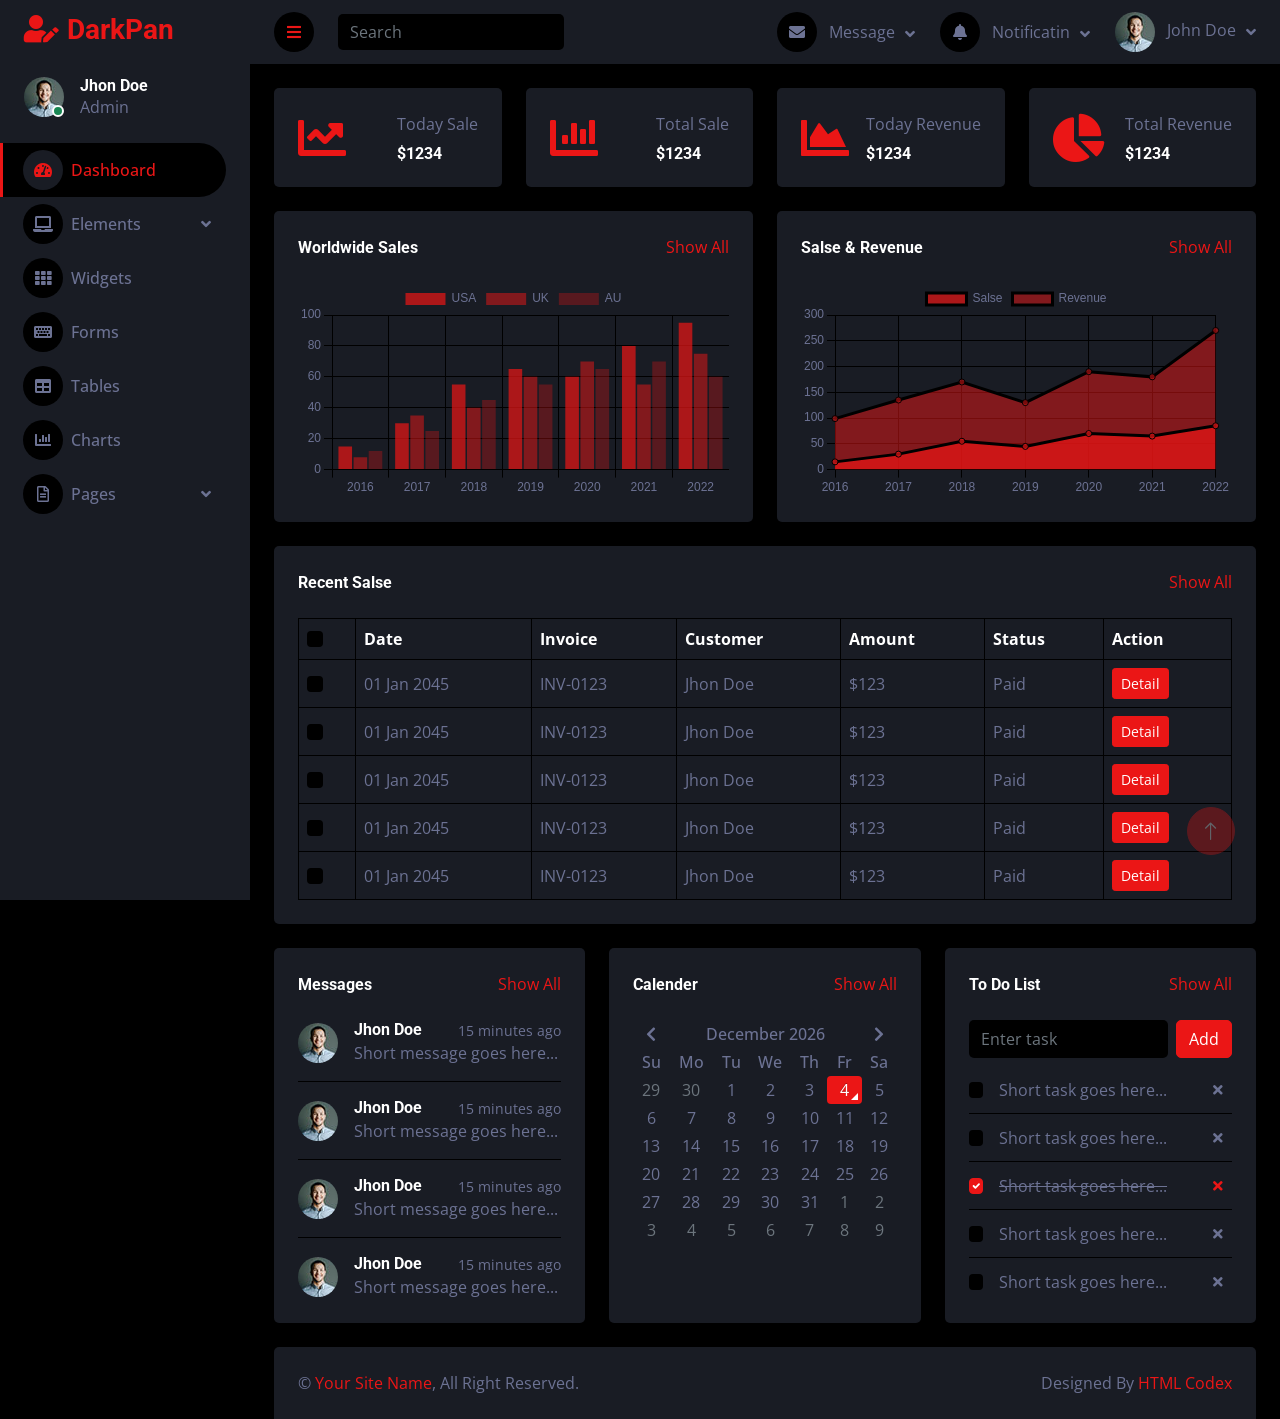
<file: Admin/bootstrap-5-admin-template/index.html>
<!DOCTYPE html>
<html lang="en">

<head>
    <meta charset="utf-8">
    <title>DarkPan - Bootstrap 5 Admin Template</title>
    <meta content="width=device-width, initial-scale=1.0" name="viewport">
    <meta content="" name="keywords">
    <meta content="" name="description">

    <!-- Favicon -->
    <link href="img/favicon.ico" rel="icon">

    <!-- Google Web Fonts -->
    <link rel="preconnect" href="https://fonts.googleapis.com">
    <link rel="preconnect" href="https://fonts.gstatic.com" crossorigin>
    <link href="https://fonts.googleapis.com/css2?family=Open+Sans:wght@400;600&family=Roboto:wght@500;700&display=swap" rel="stylesheet"> 
    
    <!-- Icon Font Stylesheet -->
    <link href="https://cdnjs.cloudflare.com/ajax/libs/font-awesome/5.10.0/css/all.min.css" rel="stylesheet">
    <link href="https://cdn.jsdelivr.net/npm/bootstrap-icons@1.4.1/font/bootstrap-icons.css" rel="stylesheet">

    <!-- Libraries Stylesheet -->
    <link href="lib/owlcarousel/assets/owl.carousel.min.css" rel="stylesheet">
    <link href="lib/tempusdominus/css/tempusdominus-bootstrap-4.min.css" rel="stylesheet" />

    <!-- Customized Bootstrap Stylesheet -->
    <link href="css/bootstrap.min.css" rel="stylesheet">

    <!-- Template Stylesheet -->
    <link href="css/style.css" rel="stylesheet">
</head>

<body>
    <div class="container-fluid position-relative d-flex p-0">
        <!-- Spinner Start -->
        <div id="spinner" class="show bg-dark position-fixed translate-middle w-100 vh-100 top-50 start-50 d-flex align-items-center justify-content-center">
            <div class="spinner-border text-primary" style="width: 3rem; height: 3rem;" role="status">
                <span class="sr-only">Loading...</span>
            </div>
        </div>
        <!-- Spinner End -->


        <!-- Sidebar Start -->
        <div class="sidebar pe-4 pb-3">
            <nav class="navbar bg-secondary navbar-dark">
                <a href="index.html" class="navbar-brand mx-4 mb-3">
                    <h3 class="text-primary"><i class="fa fa-user-edit me-2"></i>DarkPan</h3>
                </a>
                <div class="d-flex align-items-center ms-4 mb-4">
                    <div class="position-relative">
                        <img class="rounded-circle" src="img/user.jpg" alt="" style="width: 40px; height: 40px;">
                        <div class="bg-success rounded-circle border border-2 border-white position-absolute end-0 bottom-0 p-1"></div>
                    </div>
                    <div class="ms-3">
                        <h6 class="mb-0">Jhon Doe</h6>
                        <span>Admin</span>
                    </div>
                </div>
                <div class="navbar-nav w-100">
                    <a href="index.html" class="nav-item nav-link active"><i class="fa fa-tachometer-alt me-2"></i>Dashboard</a>
                    <div class="nav-item dropdown">
                        <a href="#" class="nav-link dropdown-toggle" data-bs-toggle="dropdown"><i class="fa fa-laptop me-2"></i>Elements</a>
                        <div class="dropdown-menu bg-transparent border-0">
                            <a href="button.html" class="dropdown-item">Buttons</a>
                            <a href="typography.html" class="dropdown-item">Typography</a>
                            <a href="element.html" class="dropdown-item">Other Elements</a>
                        </div>
                    </div>
                    <a href="widget.html" class="nav-item nav-link"><i class="fa fa-th me-2"></i>Widgets</a>
                    <a href="form.html" class="nav-item nav-link"><i class="fa fa-keyboard me-2"></i>Forms</a>
                    <a href="table.html" class="nav-item nav-link"><i class="fa fa-table me-2"></i>Tables</a>
                    <a href="chart.html" class="nav-item nav-link"><i class="fa fa-chart-bar me-2"></i>Charts</a>
                    <div class="nav-item dropdown">
                        <a href="#" class="nav-link dropdown-toggle" data-bs-toggle="dropdown"><i class="far fa-file-alt me-2"></i>Pages</a>
                        <div class="dropdown-menu bg-transparent border-0">
                            <a href="signin.html" class="dropdown-item">Sign In</a>
                            <a href="signup.html" class="dropdown-item">Sign Up</a>
                            <a href="404.html" class="dropdown-item">404 Error</a>
                            <a href="blank.html" class="dropdown-item">Blank Page</a>
                        </div>
                    </div>
                </div>
            </nav>
        </div>
        <!-- Sidebar End -->


        <!-- Content Start -->
        <div class="content">
            <!-- Navbar Start -->
            <nav class="navbar navbar-expand bg-secondary navbar-dark sticky-top px-4 py-0">
                <a href="index.html" class="navbar-brand d-flex d-lg-none me-4">
                    <h2 class="text-primary mb-0"><i class="fa fa-user-edit"></i></h2>
                </a>
                <a href="#" class="sidebar-toggler flex-shrink-0">
                    <i class="fa fa-bars"></i>
                </a>
                <form class="d-none d-md-flex ms-4">
                    <input class="form-control bg-dark border-0" type="search" placeholder="Search">
                </form>
                <div class="navbar-nav align-items-center ms-auto">
                    <div class="nav-item dropdown">
                        <a href="#" class="nav-link dropdown-toggle" data-bs-toggle="dropdown">
                            <i class="fa fa-envelope me-lg-2"></i>
                            <span class="d-none d-lg-inline-flex">Message</span>
                        </a>
                        <div class="dropdown-menu dropdown-menu-end bg-secondary border-0 rounded-0 rounded-bottom m-0">
                            <a href="#" class="dropdown-item">
                                <div class="d-flex align-items-center">
                                    <img class="rounded-circle" src="img/user.jpg" alt="" style="width: 40px; height: 40px;">
                                    <div class="ms-2">
                                        <h6 class="fw-normal mb-0">Jhon send you a message</h6>
                                        <small>15 minutes ago</small>
                                    </div>
                                </div>
                            </a>
                            <hr class="dropdown-divider">
                            <a href="#" class="dropdown-item">
                                <div class="d-flex align-items-center">
                                    <img class="rounded-circle" src="img/user.jpg" alt="" style="width: 40px; height: 40px;">
                                    <div class="ms-2">
                                        <h6 class="fw-normal mb-0">Jhon send you a message</h6>
                                        <small>15 minutes ago</small>
                                    </div>
                                </div>
                            </a>
                            <hr class="dropdown-divider">
                            <a href="#" class="dropdown-item">
                                <div class="d-flex align-items-center">
                                    <img class="rounded-circle" src="img/user.jpg" alt="" style="width: 40px; height: 40px;">
                                    <div class="ms-2">
                                        <h6 class="fw-normal mb-0">Jhon send you a message</h6>
                                        <small>15 minutes ago</small>
                                    </div>
                                </div>
                            </a>
                            <hr class="dropdown-divider">
                            <a href="#" class="dropdown-item text-center">See all message</a>
                        </div>
                    </div>
                    <div class="nav-item dropdown">
                        <a href="#" class="nav-link dropdown-toggle" data-bs-toggle="dropdown">
                            <i class="fa fa-bell me-lg-2"></i>
                            <span class="d-none d-lg-inline-flex">Notificatin</span>
                        </a>
                        <div class="dropdown-menu dropdown-menu-end bg-secondary border-0 rounded-0 rounded-bottom m-0">
                            <a href="#" class="dropdown-item">
                                <h6 class="fw-normal mb-0">Profile updated</h6>
                                <small>15 minutes ago</small>
                            </a>
                            <hr class="dropdown-divider">
                            <a href="#" class="dropdown-item">
                                <h6 class="fw-normal mb-0">New user added</h6>
                                <small>15 minutes ago</small>
                            </a>
                            <hr class="dropdown-divider">
                            <a href="#" class="dropdown-item">
                                <h6 class="fw-normal mb-0">Password changed</h6>
                                <small>15 minutes ago</small>
                            </a>
                            <hr class="dropdown-divider">
                            <a href="#" class="dropdown-item text-center">See all notifications</a>
                        </div>
                    </div>
                    <div class="nav-item dropdown">
                        <a href="#" class="nav-link dropdown-toggle" data-bs-toggle="dropdown">
                            <img class="rounded-circle me-lg-2" src="img/user.jpg" alt="" style="width: 40px; height: 40px;">
                            <span class="d-none d-lg-inline-flex">John Doe</span>
                        </a>
                        <div class="dropdown-menu dropdown-menu-end bg-secondary border-0 rounded-0 rounded-bottom m-0">
                            <a href="#" class="dropdown-item">My Profile</a>
                            <a href="#" class="dropdown-item">Settings</a>
                            <a href="#" class="dropdown-item">Log Out</a>
                        </div>
                    </div>
                </div>
            </nav>
            <!-- Navbar End -->


            <!-- Sale & Revenue Start -->
            <div class="container-fluid pt-4 px-4">
                <div class="row g-4">
                    <div class="col-sm-6 col-xl-3">
                        <div class="bg-secondary rounded d-flex align-items-center justify-content-between p-4">
                            <i class="fa fa-chart-line fa-3x text-primary"></i>
                            <div class="ms-3">
                                <p class="mb-2">Today Sale</p>
                                <h6 class="mb-0">$1234</h6>
                            </div>
                        </div>
                    </div>
                    <div class="col-sm-6 col-xl-3">
                        <div class="bg-secondary rounded d-flex align-items-center justify-content-between p-4">
                            <i class="fa fa-chart-bar fa-3x text-primary"></i>
                            <div class="ms-3">
                                <p class="mb-2">Total Sale</p>
                                <h6 class="mb-0">$1234</h6>
                            </div>
                        </div>
                    </div>
                    <div class="col-sm-6 col-xl-3">
                        <div class="bg-secondary rounded d-flex align-items-center justify-content-between p-4">
                            <i class="fa fa-chart-area fa-3x text-primary"></i>
                            <div class="ms-3">
                                <p class="mb-2">Today Revenue</p>
                                <h6 class="mb-0">$1234</h6>
                            </div>
                        </div>
                    </div>
                    <div class="col-sm-6 col-xl-3">
                        <div class="bg-secondary rounded d-flex align-items-center justify-content-between p-4">
                            <i class="fa fa-chart-pie fa-3x text-primary"></i>
                            <div class="ms-3">
                                <p class="mb-2">Total Revenue</p>
                                <h6 class="mb-0">$1234</h6>
                            </div>
                        </div>
                    </div>
                </div>
            </div>
            <!-- Sale & Revenue End -->


            <!-- Sales Chart Start -->
            <div class="container-fluid pt-4 px-4">
                <div class="row g-4">
                    <div class="col-sm-12 col-xl-6">
                        <div class="bg-secondary text-center rounded p-4">
                            <div class="d-flex align-items-center justify-content-between mb-4">
                                <h6 class="mb-0">Worldwide Sales</h6>
                                <a href="">Show All</a>
                            </div>
                            <canvas id="worldwide-sales"></canvas>
                        </div>
                    </div>
                    <div class="col-sm-12 col-xl-6">
                        <div class="bg-secondary text-center rounded p-4">
                            <div class="d-flex align-items-center justify-content-between mb-4">
                                <h6 class="mb-0">Salse & Revenue</h6>
                                <a href="">Show All</a>
                            </div>
                            <canvas id="salse-revenue"></canvas>
                        </div>
                    </div>
                </div>
            </div>
            <!-- Sales Chart End -->


            <!-- Recent Sales Start -->
            <div class="container-fluid pt-4 px-4">
                <div class="bg-secondary text-center rounded p-4">
                    <div class="d-flex align-items-center justify-content-between mb-4">
                        <h6 class="mb-0">Recent Salse</h6>
                        <a href="">Show All</a>
                    </div>
                    <div class="table-responsive">
                        <table class="table text-start align-middle table-bordered table-hover mb-0">
                            <thead>
                                <tr class="text-white">
                                    <th scope="col"><input class="form-check-input" type="checkbox"></th>
                                    <th scope="col">Date</th>
                                    <th scope="col">Invoice</th>
                                    <th scope="col">Customer</th>
                                    <th scope="col">Amount</th>
                                    <th scope="col">Status</th>
                                    <th scope="col">Action</th>
                                </tr>
                            </thead>
                            <tbody>
                                <tr>
                                    <td><input class="form-check-input" type="checkbox"></td>
                                    <td>01 Jan 2045</td>
                                    <td>INV-0123</td>
                                    <td>Jhon Doe</td>
                                    <td>$123</td>
                                    <td>Paid</td>
                                    <td><a class="btn btn-sm btn-primary" href="">Detail</a></td>
                                </tr>
                                <tr>
                                    <td><input class="form-check-input" type="checkbox"></td>
                                    <td>01 Jan 2045</td>
                                    <td>INV-0123</td>
                                    <td>Jhon Doe</td>
                                    <td>$123</td>
                                    <td>Paid</td>
                                    <td><a class="btn btn-sm btn-primary" href="">Detail</a></td>
                                </tr>
                                <tr>
                                    <td><input class="form-check-input" type="checkbox"></td>
                                    <td>01 Jan 2045</td>
                                    <td>INV-0123</td>
                                    <td>Jhon Doe</td>
                                    <td>$123</td>
                                    <td>Paid</td>
                                    <td><a class="btn btn-sm btn-primary" href="">Detail</a></td>
                                </tr>
                                <tr>
                                    <td><input class="form-check-input" type="checkbox"></td>
                                    <td>01 Jan 2045</td>
                                    <td>INV-0123</td>
                                    <td>Jhon Doe</td>
                                    <td>$123</td>
                                    <td>Paid</td>
                                    <td><a class="btn btn-sm btn-primary" href="">Detail</a></td>
                                </tr>
                                <tr>
                                    <td><input class="form-check-input" type="checkbox"></td>
                                    <td>01 Jan 2045</td>
                                    <td>INV-0123</td>
                                    <td>Jhon Doe</td>
                                    <td>$123</td>
                                    <td>Paid</td>
                                    <td><a class="btn btn-sm btn-primary" href="">Detail</a></td>
                                </tr>
                            </tbody>
                        </table>
                    </div>
                </div>
            </div>
            <!-- Recent Sales End -->


            <!-- Widgets Start -->
            <div class="container-fluid pt-4 px-4">
                <div class="row g-4">
                    <div class="col-sm-12 col-md-6 col-xl-4">
                        <div class="h-100 bg-secondary rounded p-4">
                            <div class="d-flex align-items-center justify-content-between mb-2">
                                <h6 class="mb-0">Messages</h6>
                                <a href="">Show All</a>
                            </div>
                            <div class="d-flex align-items-center border-bottom py-3">
                                <img class="rounded-circle flex-shrink-0" src="img/user.jpg" alt="" style="width: 40px; height: 40px;">
                                <div class="w-100 ms-3">
                                    <div class="d-flex w-100 justify-content-between">
                                        <h6 class="mb-0">Jhon Doe</h6>
                                        <small>15 minutes ago</small>
                                    </div>
                                    <span>Short message goes here...</span>
                                </div>
                            </div>
                            <div class="d-flex align-items-center border-bottom py-3">
                                <img class="rounded-circle flex-shrink-0" src="img/user.jpg" alt="" style="width: 40px; height: 40px;">
                                <div class="w-100 ms-3">
                                    <div class="d-flex w-100 justify-content-between">
                                        <h6 class="mb-0">Jhon Doe</h6>
                                        <small>15 minutes ago</small>
                                    </div>
                                    <span>Short message goes here...</span>
                                </div>
                            </div>
                            <div class="d-flex align-items-center border-bottom py-3">
                                <img class="rounded-circle flex-shrink-0" src="img/user.jpg" alt="" style="width: 40px; height: 40px;">
                                <div class="w-100 ms-3">
                                    <div class="d-flex w-100 justify-content-between">
                                        <h6 class="mb-0">Jhon Doe</h6>
                                        <small>15 minutes ago</small>
                                    </div>
                                    <span>Short message goes here...</span>
                                </div>
                            </div>
                            <div class="d-flex align-items-center pt-3">
                                <img class="rounded-circle flex-shrink-0" src="img/user.jpg" alt="" style="width: 40px; height: 40px;">
                                <div class="w-100 ms-3">
                                    <div class="d-flex w-100 justify-content-between">
                                        <h6 class="mb-0">Jhon Doe</h6>
                                        <small>15 minutes ago</small>
                                    </div>
                                    <span>Short message goes here...</span>
                                </div>
                            </div>
                        </div>
                    </div>
                    <div class="col-sm-12 col-md-6 col-xl-4">
                        <div class="h-100 bg-secondary rounded p-4">
                            <div class="d-flex align-items-center justify-content-between mb-4">
                                <h6 class="mb-0">Calender</h6>
                                <a href="">Show All</a>
                            </div>
                            <div id="calender"></div>
                        </div>
                    </div>
                    <div class="col-sm-12 col-md-6 col-xl-4">
                        <div class="h-100 bg-secondary rounded p-4">
                            <div class="d-flex align-items-center justify-content-between mb-4">
                                <h6 class="mb-0">To Do List</h6>
                                <a href="">Show All</a>
                            </div>
                            <div class="d-flex mb-2">
                                <input class="form-control bg-dark border-0" type="text" placeholder="Enter task">
                                <button type="button" class="btn btn-primary ms-2">Add</button>
                            </div>
                            <div class="d-flex align-items-center border-bottom py-2">
                                <input class="form-check-input m-0" type="checkbox">
                                <div class="w-100 ms-3">
                                    <div class="d-flex w-100 align-items-center justify-content-between">
                                        <span>Short task goes here...</span>
                                        <button class="btn btn-sm"><i class="fa fa-times"></i></button>
                                    </div>
                                </div>
                            </div>
                            <div class="d-flex align-items-center border-bottom py-2">
                                <input class="form-check-input m-0" type="checkbox">
                                <div class="w-100 ms-3">
                                    <div class="d-flex w-100 align-items-center justify-content-between">
                                        <span>Short task goes here...</span>
                                        <button class="btn btn-sm"><i class="fa fa-times"></i></button>
                                    </div>
                                </div>
                            </div>
                            <div class="d-flex align-items-center border-bottom py-2">
                                <input class="form-check-input m-0" type="checkbox" checked>
                                <div class="w-100 ms-3">
                                    <div class="d-flex w-100 align-items-center justify-content-between">
                                        <span><del>Short task goes here...</del></span>
                                        <button class="btn btn-sm text-primary"><i class="fa fa-times"></i></button>
                                    </div>
                                </div>
                            </div>
                            <div class="d-flex align-items-center border-bottom py-2">
                                <input class="form-check-input m-0" type="checkbox">
                                <div class="w-100 ms-3">
                                    <div class="d-flex w-100 align-items-center justify-content-between">
                                        <span>Short task goes here...</span>
                                        <button class="btn btn-sm"><i class="fa fa-times"></i></button>
                                    </div>
                                </div>
                            </div>
                            <div class="d-flex align-items-center pt-2">
                                <input class="form-check-input m-0" type="checkbox">
                                <div class="w-100 ms-3">
                                    <div class="d-flex w-100 align-items-center justify-content-between">
                                        <span>Short task goes here...</span>
                                        <button class="btn btn-sm"><i class="fa fa-times"></i></button>
                                    </div>
                                </div>
                            </div>
                        </div>
                    </div>
                </div>
            </div>
            <!-- Widgets End -->


            <!-- Footer Start -->
            <div class="container-fluid pt-4 px-4">
                <div class="bg-secondary rounded-top p-4">
                    <div class="row">
                        <div class="col-12 col-sm-6 text-center text-sm-start">
                            &copy; <a href="#">Your Site Name</a>, All Right Reserved. 
                        </div>
                        <div class="col-12 col-sm-6 text-center text-sm-end">
                            <!--/*** This template is free as long as you keep the footer author’s credit link/attribution link/backlink. If you'd like to use the template without the footer author’s credit link/attribution link/backlink, you can purchase the Credit Removal License from "https://htmlcodex.com/credit-removal". Thank you for your support. ***/-->
                            Designed By <a href="https://htmlcodex.com">HTML Codex</a>
                        </div>
                    </div>
                </div>
            </div>
            <!-- Footer End -->
        </div>
        <!-- Content End -->


        <!-- Back to Top -->
        <a href="#" class="btn btn-lg btn-primary btn-lg-square back-to-top"><i class="bi bi-arrow-up"></i></a>
    </div>

    <!-- JavaScript Libraries -->
    <script src="https://code.jquery.com/jquery-3.4.1.min.js"></script>
    <script src="https://cdn.jsdelivr.net/npm/bootstrap@5.0.0/dist/js/bootstrap.bundle.min.js"></script>
    <script src="lib/chart/chart.min.js"></script>
    <script src="lib/easing/easing.min.js"></script>
    <script src="lib/waypoints/waypoints.min.js"></script>
    <script src="lib/owlcarousel/owl.carousel.min.js"></script>
    <script src="lib/tempusdominus/js/moment.min.js"></script>
    <script src="lib/tempusdominus/js/moment-timezone.min.js"></script>
    <script src="lib/tempusdominus/js/tempusdominus-bootstrap-4.min.js"></script>

    <!-- Template Javascript -->
    <script src="js/main.js"></script>
</body>

</html>
</file>
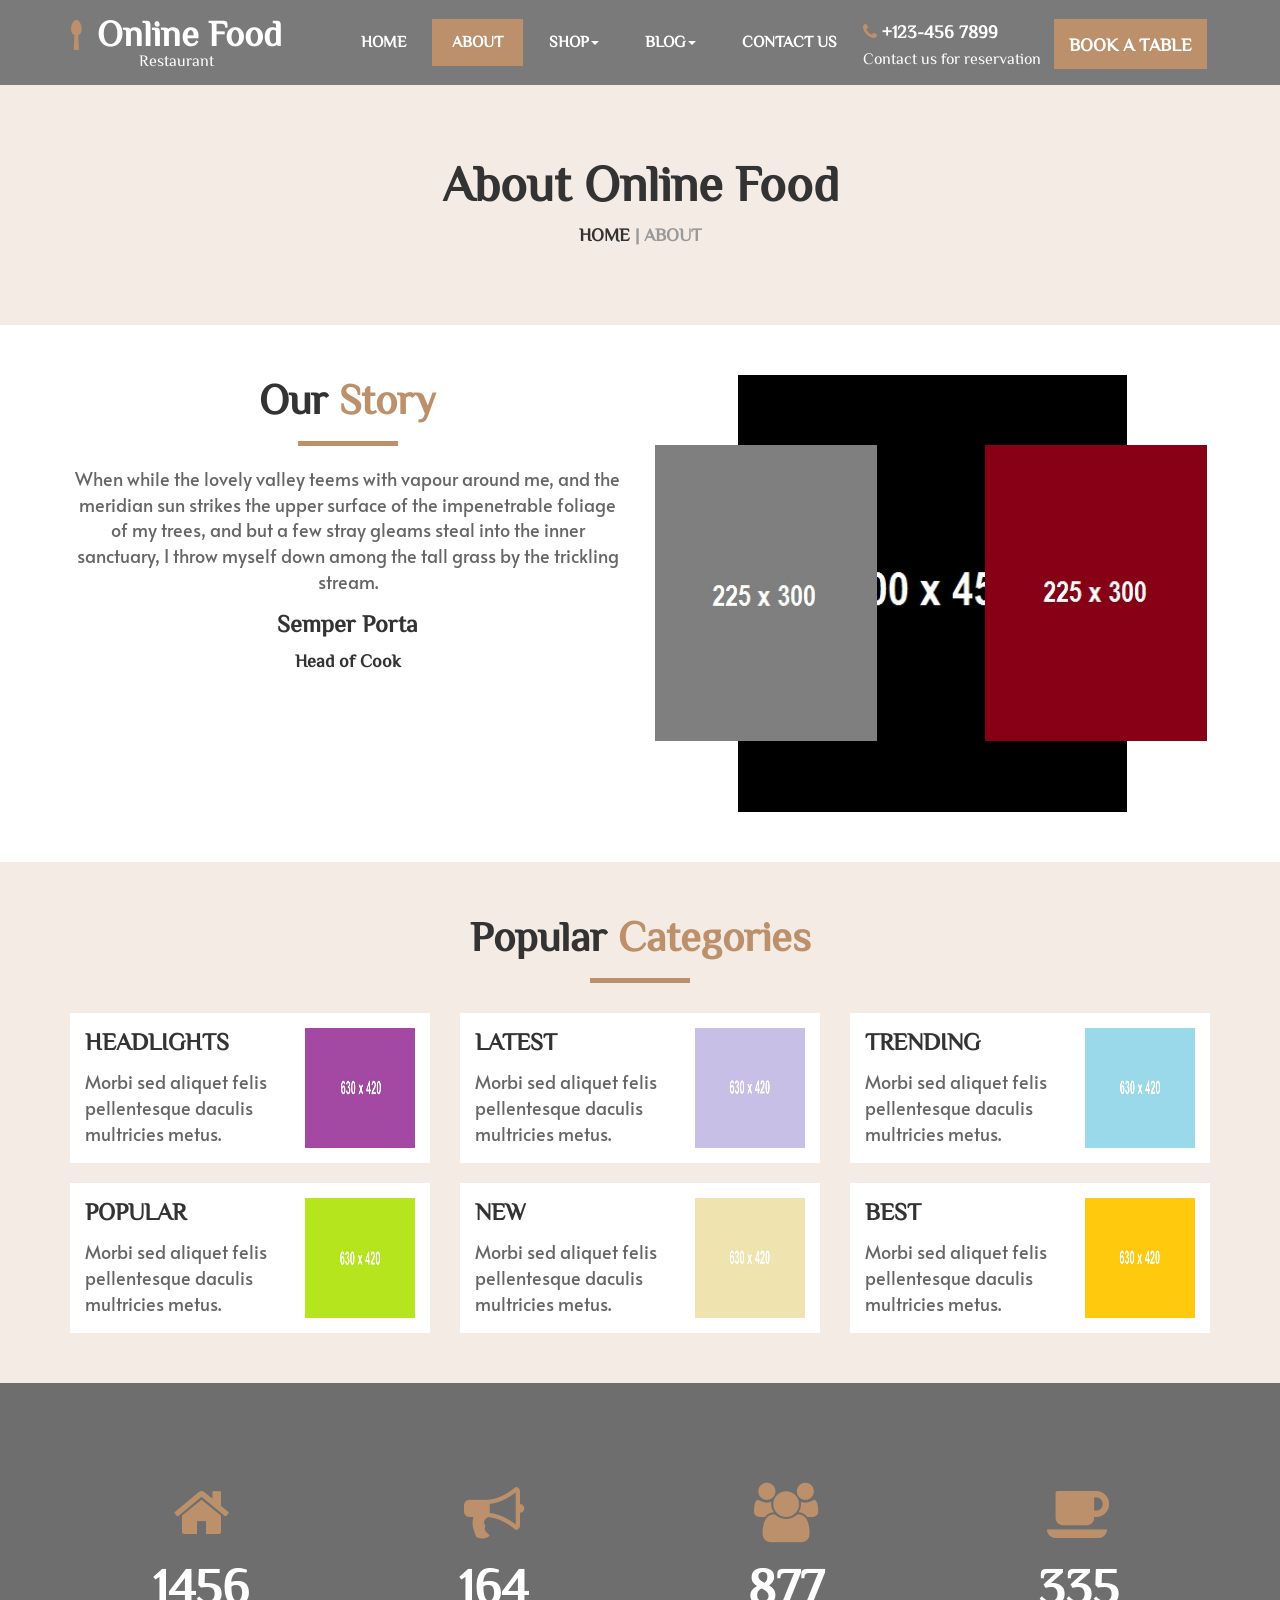
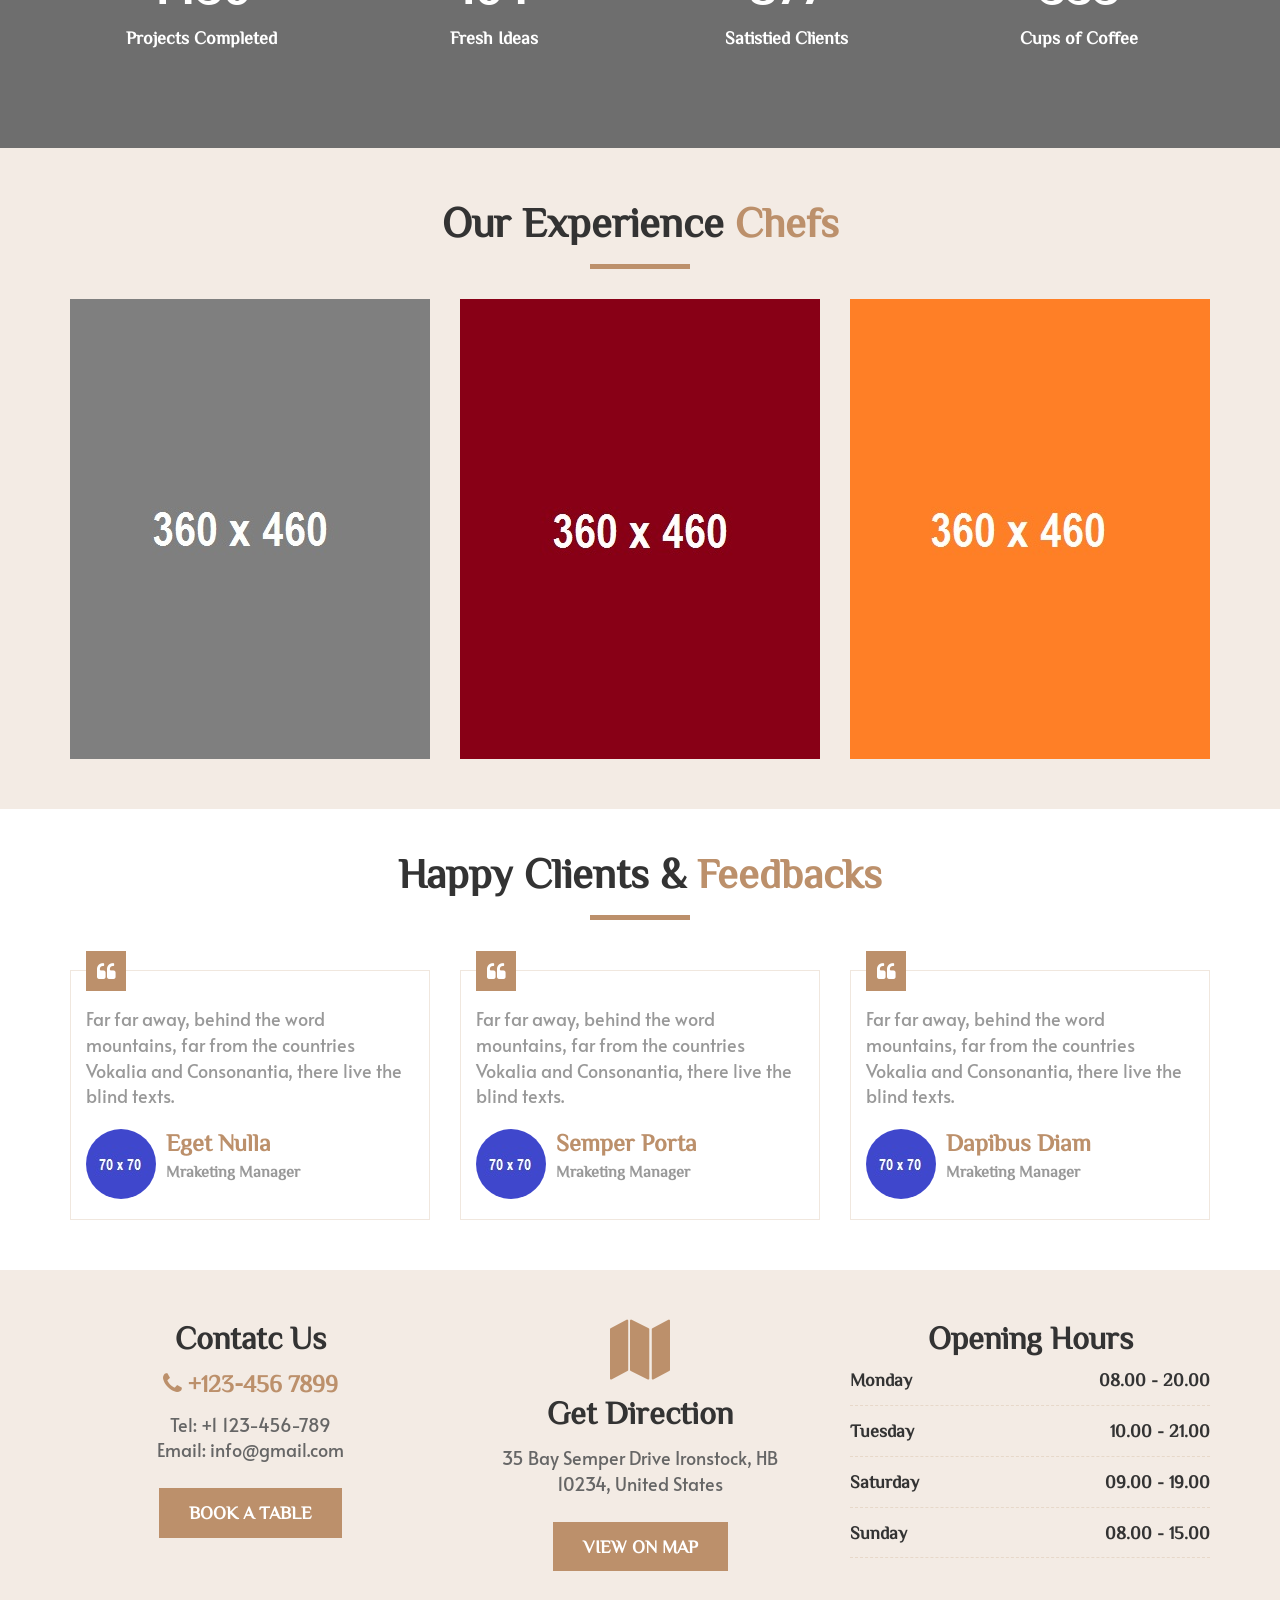
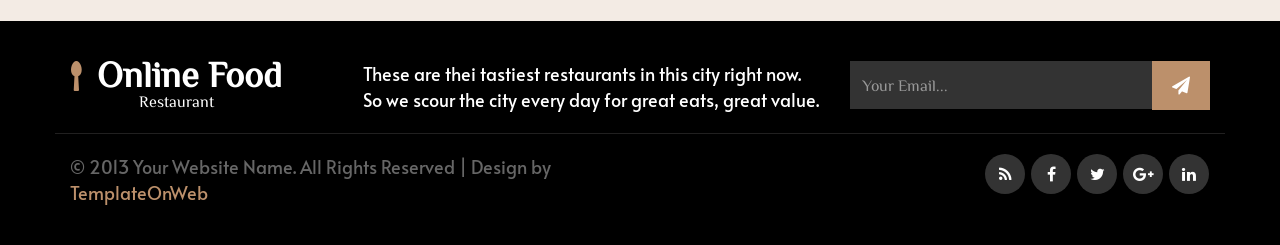
<file: online_food_zip/about.html>
<!DOCTYPE html>
<html lang="en">
  <head>
    <meta charset="utf-8">
    <meta http-equiv="X-UA-Compatible" content="IE=edge">
    <meta name="viewport" content="width=device-width, initial-scale=1">
    <title>Online Food</title>
	<link href="css/bootstrap.min.css" rel="stylesheet">
	<link href="css/global.css" rel="stylesheet">
	<link href="css/index.css" rel="stylesheet">
	<link href="css/about.css" rel="stylesheet">
	<link rel="stylesheet" type="text/css" href="css/font-awesome.min.css" />
	<link href="https://fonts.googleapis.com/css?family=Alata&display=swap" rel="stylesheet">
	<link href="https://fonts.googleapis.com/css2?family=ZCOOL+XiaoWei&display=swap" rel="stylesheet">
	<script src="js/jquery-2.1.1.min.js"></script>
    <script src="js/bootstrap.min.js"></script>

  </head>
<body>
<section id="menu" class="clearfix cd-secondary-nav">
	<nav class="navbar nav_t">
		<div class="container">
		    <div class="navbar-header page-scroll">
				<button type="button" class="navbar-toggle" data-toggle="collapse" data-target="#bs-example-navbar-collapse-1">
					<span class="sr-only">Toggle navigation</span>
					<span class="icon-bar"></span>
					<span class="icon-bar"></span>
					<span class="icon-bar"></span>
				</button>
				<a class="navbar-brand" href="index.html"> <i class="fa fa-spoon col_1"></i> Online Food <br> <span class="small_tag">Restaurant</span> </a>
			</div>
			<!-- Brand and toggle get grouped for better mobile display -->
			<!-- Collect the nav links, forms, and other content for toggling -->
			<div class="collapse navbar-collapse" id="bs-example-navbar-collapse-1">
				<ul class="nav navbar-nav nav_m navbar-right">
				<li><a class="m_tag" href="index.html">Home</a></li>
				<li><a class="m_tag active_tab" href="about.html">About</a></li>
				<li class="dropdown">
					  <a class="m_tag" href="#" data-toggle="dropdown" role="button" aria-expanded="false">Shop<span class="caret"></span></a>
					  <ul class="dropdown-menu drop_3" role="menu">
						<li><a href="shop.html">Shop</a></li>
						<li><a class="border_none" href="detail.html">Shop Detail</a></li>
					  </ul>
                    </li>
				<li class="dropdown">
					  <a class="m_tag" href="#" data-toggle="dropdown" role="button" aria-expanded="false">Blog<span class="caret"></span></a>
					  <ul class="dropdown-menu drop_3" role="menu">
						<li><a href="blog.html">Blog</a></li>
						<li><a class="border_none" href="blog_detail.html">Blog Detail</a></li>
					  </ul>
                    </li>
			    <li><a class="m_tag" href="contact.html">Contact Us</a></li>
				<li class="m_tag2 col"><i class="fa fa-phone col_1"></i> +123-456 7899 <br> <span class="normal small_tag">Contact us for reservation</span></li>
				<li><a class="m_tag1 button mgt" href="reserve.html"> BOOK A TABLE</a></li>
			</ul>
			    
			</div>
			<!-- /.navbar-collapse -->
		</div>
		<!-- /.container-fluid -->
	</nav>
	
	</section>

<section id="center" class="center_about"> 
  <div class="container">
   <div class="row">
    <div class="center_about_1 text-center clearfix">
	 <div class="col-sm-12">
	  <h1 class="mgt">About Online Food</h1>
	  <h5 class="col_2"><a href="#">HOME</a> | ABOUT</h5>
	 </div>
	</div>
   </div>
  </div>
</section>

<section id="story" class="clearfix mgt">
 <div class="container">
  <div class="row">
   <div class="story_1 clearfix">
    <div class="col-sm-6">
	 <div class="story_1l text-center clearfix">
	  <h2 class="mgt">Our <span class="col_1"> Story</span></h2>
	  <hr class="line">
	  <p>When while the lovely valley teems with vapour around me, and the meridian sun strikes the upper surface of the impenetrable foliage of my trees, and but a few stray gleams steal into the inner sanctuary, I throw myself down among the tall grass by the trickling stream.</p>
      <h4>Semper Porta</h4>
	  <h5>Head of Cook</h5>
	 </div>
	</div>
	<div class="col-sm-6">
	 <div class="story_1r clearfix">
	  <div class="story_1r1 text-center clearfix">
	   <img src="img/4.jpg" class="iw" alt="abc" style="width:70%;">
	  </div>
	  <div class="story_1r2 clearfix">
	   <img src="img/5.jpg" class="iw" alt="abc" style="width:40%;">
	  </div>
	  <div class="story_1r3 clearfix">
	   <img src="img/6.jpg" class="iw" alt="abc" style="width:40%;">
	  </div>
	 </div>
	</div>
   </div>
  </div>
 </div>
</section>

<section id="popular">
 <div class="container">
  <div class="row">
   <div class="discount_t text-center clearfix">
	  <div class="col-sm-12">
	    <h2 class="mgt">Popular <span class="col_1">Categories</span></h2>
	    <hr class="line">
	  </div>
	  </div>
   <div class="popular_2 mgt clearfix">
    <div class="col-sm-4">
	 <div class="popular_3 clearfix">
	  <div class="col-sm-8 space_all">
	   <div class="popular_4">
	    <h4 class="mgt">HEADLIGHTS</h4>
		<p>Morbi sed aliquet felis pellentesque daculis multricies metus.</p>
	   </div>
	  </div>
	  <div class="col-sm-4 space_all">
	   <div class="popular_5">
	    <a href="#"><img src="img/31.jpg" alt="abc" height="120" class="iw"></a>
	   </div>
	  </div>
	 </div>
	</div>
	<div class="col-sm-4">
	 <div class="popular_3 clearfix">
	  <div class="col-sm-8 space_all">
	   <div class="popular_4">
	    <h4 class="mgt">LATEST</h4>
		<p>Morbi sed aliquet felis pellentesque daculis multricies metus.</p>
	   </div>
	  </div>
	  <div class="col-sm-4 space_all">
	   <div class="popular_5">
	    <a href="#"><img src="img/32.jpg" height="120" alt="abc" class="iw"></a>
	   </div>
	  </div>
	 </div>
	</div>
	<div class="col-sm-4">
	 <div class="popular_3 clearfix">
	  <div class="col-sm-8 space_all">
	   <div class="popular_4">
	    <h4 class="mgt">TRENDING</h4>
		<p>Morbi sed aliquet felis pellentesque daculis multricies metus.</p>
	   </div>
	  </div>
	  <div class="col-sm-4 space_all">
	   <div class="popular_5">
	    <a href="#"><img src="img/33.jpg" height="120" alt="abc" class="iw"></a>
	   </div>
	  </div>
	 </div>
	</div>
   </div>
   <div class="popular_2 clearfix">
    <div class="col-sm-4">
	 <div class="popular_3 clearfix">
	  <div class="col-sm-8 space_all">
	   <div class="popular_4">
	    <h4 class="mgt">POPULAR</h4>
		<p>Morbi sed aliquet felis pellentesque daculis multricies metus.</p>
	   </div>
	  </div>
	  <div class="col-sm-4 space_all">
	   <div class="popular_5">
	    <a href="#"><img src="img/34.jpg" height="120" alt="abc" class="iw"></a>
	   </div>
	  </div>
	 </div>
	</div>
	<div class="col-sm-4">
	 <div class="popular_3 clearfix">
	  <div class="col-sm-8 space_all">
	   <div class="popular_4">
	    <h4 class="mgt">NEW</h4>
		<p>Morbi sed aliquet felis pellentesque daculis multricies metus.</p>
	   </div>
	  </div>
	  <div class="col-sm-4 space_all">
	   <div class="popular_5">
	    <a href="#"><img src="img/35.jpg" height="120" alt="abc" class="iw"></a>
	   </div>
	  </div>
	 </div>
	</div>
	<div class="col-sm-4">
	 <div class="popular_3 clearfix">
	  <div class="col-sm-8 space_all">
	   <div class="popular_4">
	    <h4 class="mgt">BEST</h4>
		<p>Morbi sed aliquet felis pellentesque daculis multricies metus.</p>
	   </div>
	  </div>
	  <div class="col-sm-4 space_all">
	   <div class="popular_5">
	    <a href="#"><img src="img/36.jpg" height="120" alt="abc" class="iw"></a>
	   </div>
	  </div>
	 </div>
	</div>
   </div>
  </div>
 </div>
</section>

<section id="progress">
 <div class="prog_m clearfix">
   <div class="container">
  <div class="row">
   <div class="prog_1 clearfix">
    <div class="col-sm-3">
	 <div class="prog_1i text-center clearfix">
	  <span><i class="fa fa-home"></i></span>
	  <h1>1456</h1>
	  <h5>Projects Completed</h5>
	 </div>
	</div>
	<div class="col-sm-3">
	 <div class="prog_1i text-center clearfix">
	  <span><i class="fa fa-bullhorn"></i></span>
	  <h1>164</h1>
	  <h5>Fresh Ideas</h5>
	 </div>
	</div>
	<div class="col-sm-3">
	 <div class="prog_1i text-center clearfix">
	  <span><i class="fa fa-users"></i></span>
	  <h1>877</h1>
	  <h5>Satistied Clients</h5>
	 </div>
	</div>
	<div class="col-sm-3">
	 <div class="prog_1i text-center clearfix">
	  <span><i class="fa fa-coffee"></i></span>
	  <h1>335</h1>
	  <h5>Cups of Coffee</h5>
	 </div>
	</div>
   </div>
  </div>
 </div>
 </div>
</section>

<section id="team">
 <div class="container">
  <div class="row">
   <div class="discount_t text-center clearfix">
	  <div class="col-sm-12">
	    <h2 class="mgt">Our Experience <span class="col_1">Chefs</span></h2>
	    <hr class="line">
	  </div>
	  </div>
   <div class="team_1 clearfix">
    <div class="col-sm-4">
	 <div class="team_1i clearfix">
	  <div class="team_1i1 clearfix">
	   <img src="img/39.jpg" class="iw" alt="abc">
	  </div>
	  <div class="team_1i2 text-center clearfix">
	   <h4 class="mgt col">Semper Porta</h4>
	   <h5 class="col_3">General Manager</h5>
	   <ul class="social-network social-circle">
			<li><a href="#" class="icoRss" title="Rss"><i class="fa fa-rss"></i></a></li>
			<li><a href="#" class="icoFacebook" title="Facebook"><i class="fa fa-facebook"></i></a></li>
			<li><a href="#" class="icoTwitter" title="Twitter"><i class="fa fa-twitter"></i></a></li>
			<li><a href="#" class="icoGoogle" title="Google +"><i class="fa fa-google-plus"></i></a></li>
			<li><a href="#" class="icoLinkedin" title="Linkedin"><i class="fa fa-linkedin"></i></a></li>
        </ul>
	  </div>
	 </div>
	</div>
	<div class="col-sm-4">
	 <div class="team_1i clearfix">
	  <div class="team_1i1 clearfix">
	   <img src="img/40.jpg" class="iw" alt="abc">
	  </div>
	  <div class="team_1i2 text-center clearfix">
	   <h4 class="mgt col">Dapibus Diam</h4>
	   <h5 class="col_3">Chief Chef</h5>
	   <ul class="social-network social-circle">
			<li><a href="#" class="icoRss" title="Rss"><i class="fa fa-rss"></i></a></li>
			<li><a href="#" class="icoFacebook" title="Facebook"><i class="fa fa-facebook"></i></a></li>
			<li><a href="#" class="icoTwitter" title="Twitter"><i class="fa fa-twitter"></i></a></li>
			<li><a href="#" class="icoGoogle" title="Google +"><i class="fa fa-google-plus"></i></a></li>
			<li><a href="#" class="icoLinkedin" title="Linkedin"><i class="fa fa-linkedin"></i></a></li>
        </ul>
	  </div>
	 </div>
	</div>
	<div class="col-sm-4">
	 <div class="team_1i clearfix">
	  <div class="team_1i1 clearfix">
	   <img src="img/41.jpg" class="iw" alt="abc">
	  </div>
	  <div class="team_1i2 text-center clearfix">
	   <h4 class="mgt col">Eget Nulla</h4>
	   <h5 class="col_3">Chief Instructor</h5>
	   <ul class="social-network social-circle">
			<li><a href="#" class="icoRss" title="Rss"><i class="fa fa-rss"></i></a></li>
			<li><a href="#" class="icoFacebook" title="Facebook"><i class="fa fa-facebook"></i></a></li>
			<li><a href="#" class="icoTwitter" title="Twitter"><i class="fa fa-twitter"></i></a></li>
			<li><a href="#" class="icoGoogle" title="Google +"><i class="fa fa-google-plus"></i></a></li>
			<li><a href="#" class="icoLinkedin" title="Linkedin"><i class="fa fa-linkedin"></i></a></li>
        </ul>
	  </div>
	 </div>
	</div>
   </div>
  </div>
 </div>
</section>

<section id="testim">
 <div class="container">
  <div class="row">
   <div class="discount_t text-center clearfix">
	  <div class="col-sm-12">
	    <h2 class="mgt">Happy Clients &amp;  <span class="col_1">Feedbacks</span></h2>
	    <hr class="line">
	  </div>
	  </div>
   <div class="testim_1 clearfix">
    <div class="col-sm-4">
	 <div class="testim_1i clearfix">
	   <div class="testim_1i1 clearfix"><span><i class="fa fa-quote-left"></i></span></div>
	   <div class="testim_1i2 clearfix">
	     <p class="col_2">Far far away, behind the word mountains, far from the countries Vokalia and Consonantia, there live the blind texts.</p>
		 <div class="testim_1i2i clearfix">
		   <img src="img/28.jpg" class="img-circle" alt="abc">
		   <h4 class="col_1 mgt">Eget Nulla <br> <span class="small_tag col_2">Mraketing Manager</span></h4>
		 </div>
	   </div>
	 </div>
	</div>
	<div class="col-sm-4">
	 <div class="testim_1i clearfix">
	   <div class="testim_1i1 clearfix"><span><i class="fa fa-quote-left"></i></span></div>
	   <div class="testim_1i2 clearfix">
	     <p class="col_2">Far far away, behind the word mountains, far from the countries Vokalia and Consonantia, there live the blind texts.</p>
		 <div class="testim_1i2i clearfix">
		   <img src="img/29.jpg" class="img-circle" alt="abc">
		   <h4 class="col_1 mgt">Semper Porta <br> <span class="small_tag col_2">Mraketing Manager</span></h4>
		 </div>
	   </div>
	 </div>
	</div>
	<div class="col-sm-4">
	 <div class="testim_1i clearfix">
	   <div class="testim_1i1 clearfix"><span><i class="fa fa-quote-left"></i></span></div>
	   <div class="testim_1i2 clearfix">
	     <p class="col_2">Far far away, behind the word mountains, far from the countries Vokalia and Consonantia, there live the blind texts.</p>
		 <div class="testim_1i2i clearfix">
		   <img src="img/30.jpg" class="img-circle" alt="abc">
		   <h4 class="col_1 mgt">Dapibus Diam <br> <span class="small_tag col_2">Mraketing Manager</span></h4>
		 </div>
	   </div>
	 </div>
	</div>
   </div>
  </div>
 </div>
</section>

<section id="contact_h" class="clearfix">
 <div class="container">
  <div class="row">
    <div class="contact_h1 clearfix">
	 <div class="col-sm-4">
	  <div class="contact_h1l text-center clearfix">
	   <h3 class="mgt">Contatc Us</h3>
	   <h4 class="col_1"><i class="fa fa-phone"></i> +123-456 7899</h4>
	   <p>Tel: +1 123-456-789 <br>
Email: info@gmail.com</p>
       <h5><a class="button" href="#">BOOK A TABLE</a></h5>
	  </div>
	 </div>
	 <div class="col-sm-4">
	  <div class="contact_h1m text-center clearfix">
	   <span class="span_1 col_1"><i class="fa fa-map"></i></span>
	   <h3>Get Direction</h3>
	   <p> 35 Bay Semper Drive Ironstock, HB <br>10234, United States</p>
       <h5><a class="button" href="#">VIEW ON MAP</a></h5>
	  </div>
	 </div>
	 <div class="col-sm-4">
	  <div class="contact_h1r text-center clearfix">
	   <h3 class="mgt">Opening Hours</h3>
       <h5 class="text-left">Monday <span class="pull-right span_2">08.00 - 20.00</span></h5>
	   <h5 class="text-left">Tuesday <span class="pull-right span_2">10.00 - 21.00</span></h5>
	   <h5 class="text-left">Saturday <span class="pull-right span_2">09.00 - 19.00</span></h5>
	   <h5 class="text-left">Sunday <span class="pull-right span_2">08.00 - 15.00</span></h5>
	  </div>
	 </div>
	</div>
  </div>
 </div> 
</section>

<section id="footer" class="clearfix">
 <div class="container">
  <div class="row">
    <div class="footer_1 clearfix">
     <div class="col-sm-3">
	  <div class="footer_1l clearfix">
	    <a class="navbar-brand" href="index.html"> <i class="fa fa-spoon col_1"></i> Online Food <br> <span class="small_tag">Restaurant</span> </a>
	  </div>
	 </div>
	 <div class="col-sm-5">
	  <div class="footer_1m clearfix">
	    <p class="mgt col">These are thei tastiest restaurants in this city right now. So we scour the city every day for great eats, great value.</p>
	  </div>
	 </div>
	 <div class="col-sm-4">
	  <div class="footer_1r clearfix">
	    <div class="input-group">
					<input type="text" class="form-control form_2" placeholder="Your Email...">
					<span class="input-group-btn">
						<button class="btn btn-primary" type="button">
							<i class="fa fa-paper-plane"></i></button>
					</span>
      </div>
	  </div>
	 </div>
	</div>
	<div class="footer_2 clearfix">
     <div class="col-sm-6">
	  <div class="footer_2l clearfix">
	    <p class="mgt">© 2013 Your Website Name. All Rights Reserved | Design by <a class="col_1" href="http://www.templateonweb.com">TemplateOnWeb</a></p>
	  </div>
	 </div>
     <div class="col-sm-6">
	  <div class="footer_2r text-right clearfix">
	    <ul class="social-network social-circle mgt">
			<li><a href="#" class="icoRss" title="Rss"><i class="fa fa-rss"></i></a></li>
			<li><a href="#" class="icoFacebook" title="Facebook"><i class="fa fa-facebook"></i></a></li>
			<li><a href="#" class="icoTwitter" title="Twitter"><i class="fa fa-twitter"></i></a></li>
			<li><a href="#" class="icoGoogle" title="Google +"><i class="fa fa-google-plus"></i></a></li>
			<li><a href="#" class="icoLinkedin" title="Linkedin"><i class="fa fa-linkedin"></i></a></li>
        </ul>
	  </div>
	 </div>
	</div>
  </div>
 </div> 
</section>

<script>
$(document).ready(function(){
	/*****Fixed Menu******/
	var secondaryNav = $('.cd-secondary-nav'),
	   secondaryNavTopPosition = secondaryNav.offset().top;
		$(window).on('scroll', function(){
			if($(window).scrollTop() > secondaryNavTopPosition ) {
				secondaryNav.addClass('is-fixed');	
			} else {
				secondaryNav.removeClass('is-fixed');
			}
		});	
		
});
</script>

</body>
 
</html>
</file>
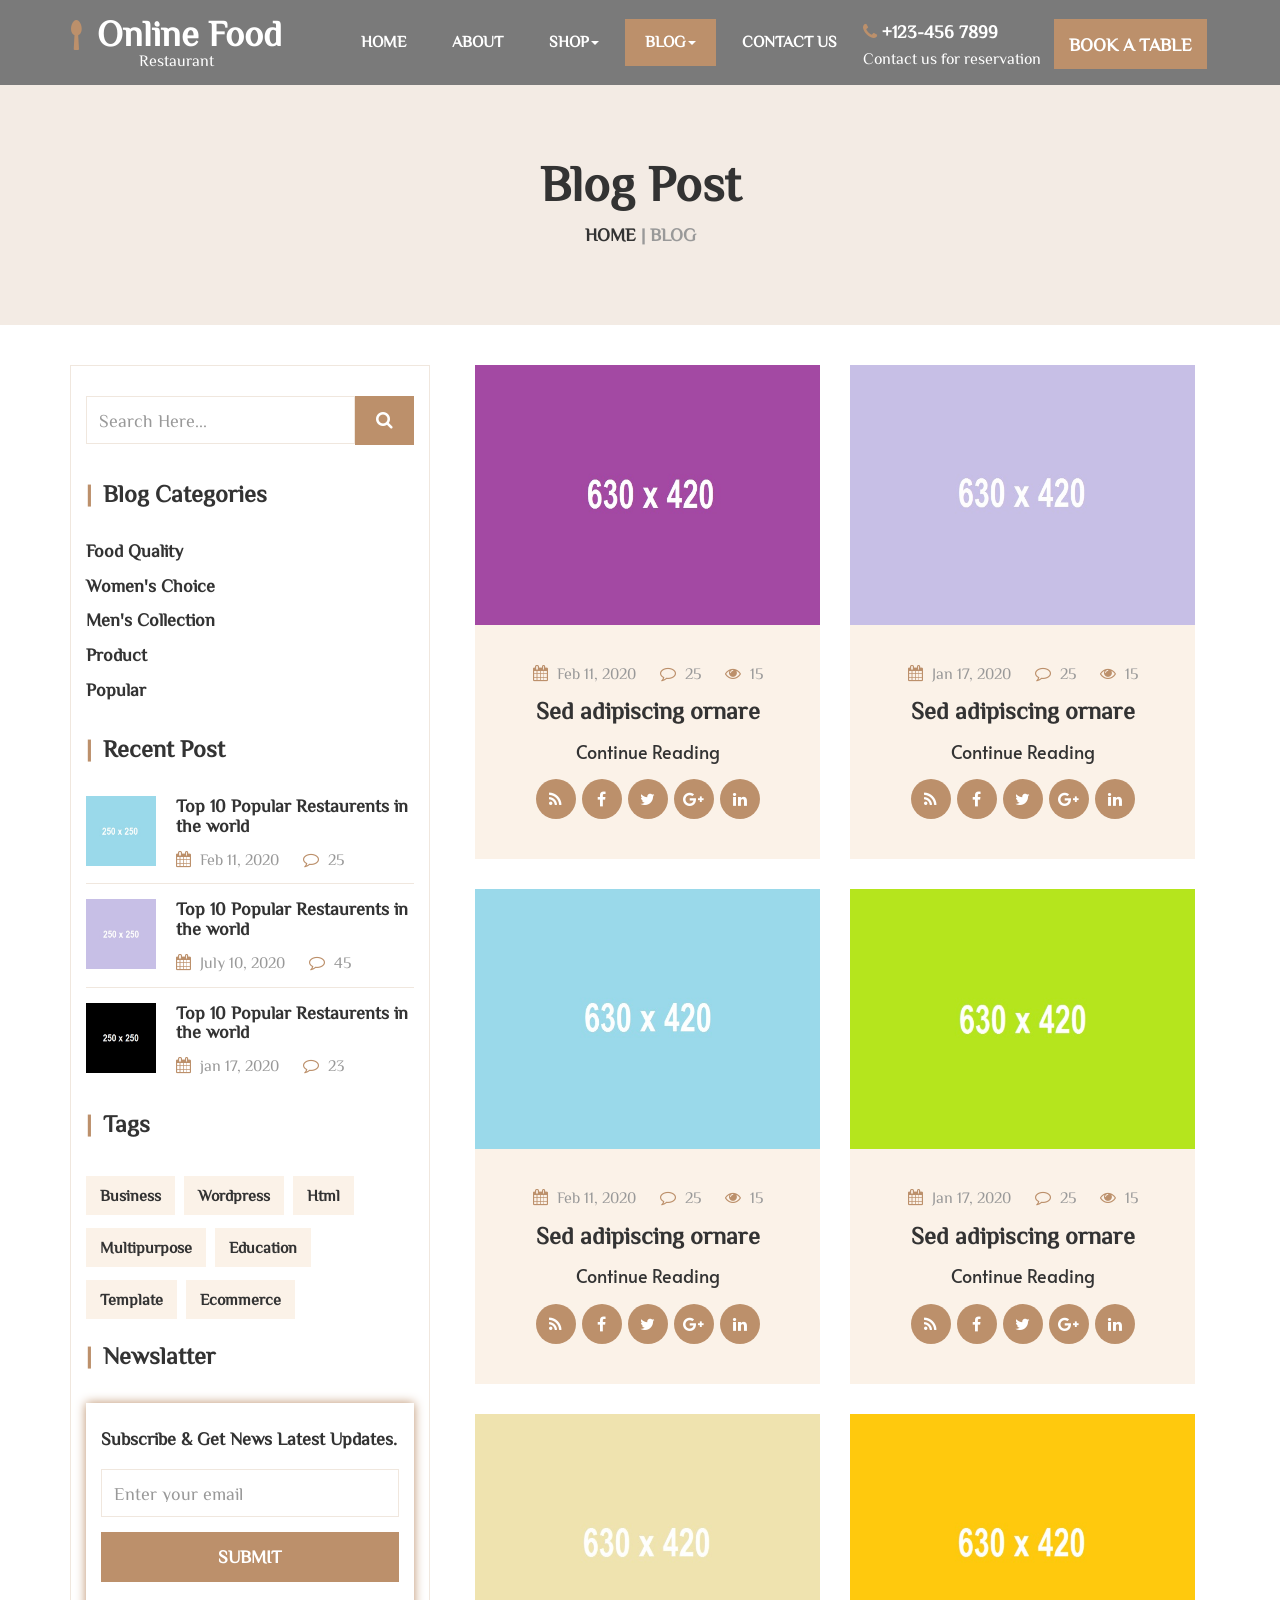
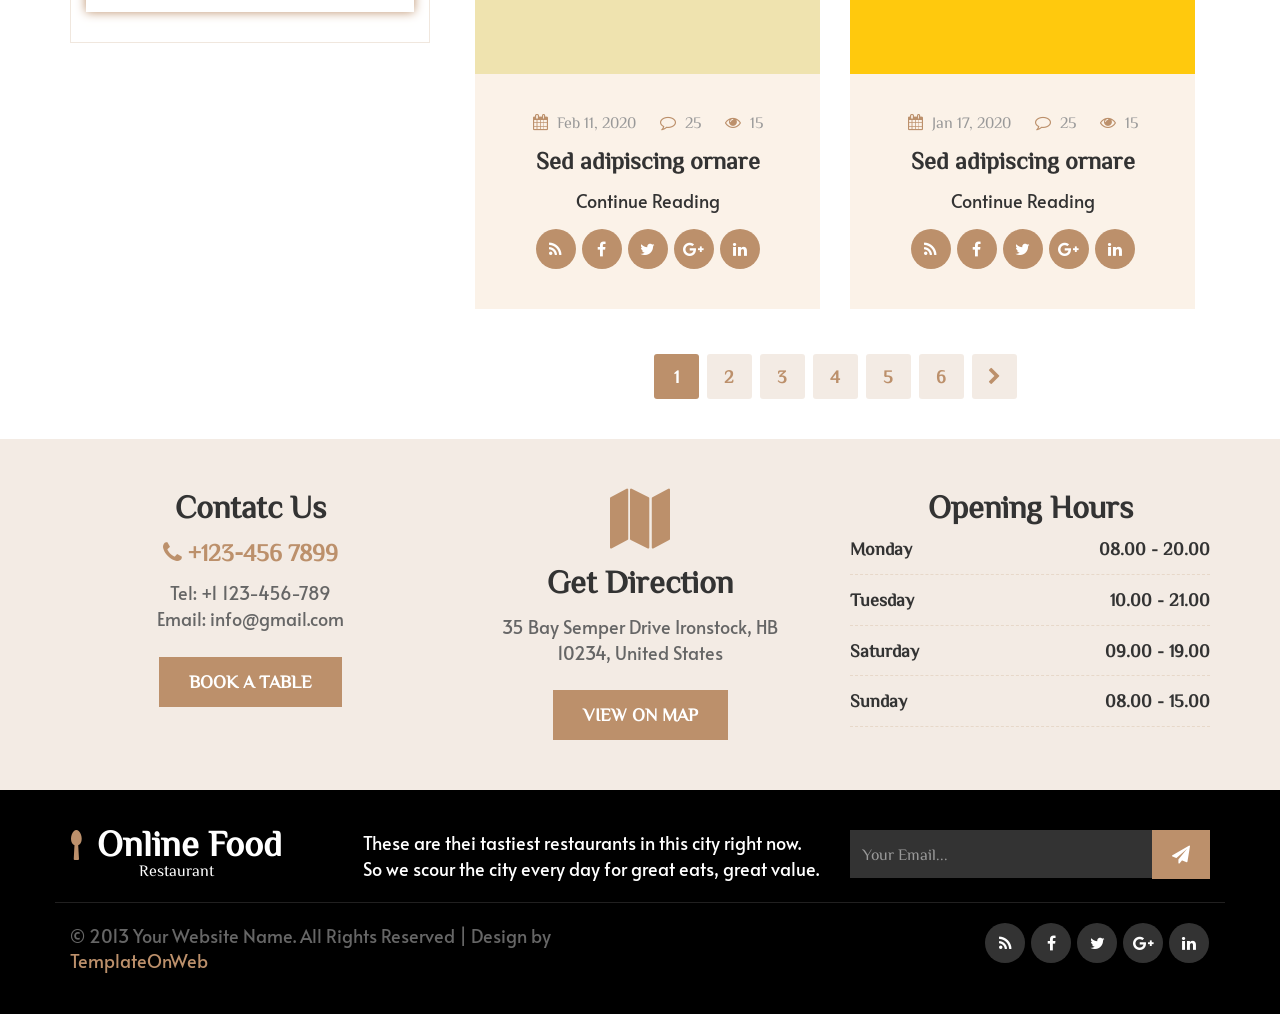
<file: online_food_zip/blog.html>
<!DOCTYPE html>
<html lang="en">
  <head>
    <meta charset="utf-8">
    <meta http-equiv="X-UA-Compatible" content="IE=edge">
    <meta name="viewport" content="width=device-width, initial-scale=1">
    <title>Online Food</title>
	<link href="css/bootstrap.min.css" rel="stylesheet">
	<link href="css/global.css" rel="stylesheet">
	<link href="css/blog.css" rel="stylesheet">
	<link rel="stylesheet" type="text/css" href="css/font-awesome.min.css" />
	<link href="https://fonts.googleapis.com/css?family=Alata&display=swap" rel="stylesheet">
	<link href="https://fonts.googleapis.com/css2?family=ZCOOL+XiaoWei&display=swap" rel="stylesheet">
	<script src="js/jquery-2.1.1.min.js"></script>
    <script src="js/bootstrap.min.js"></script>

  </head>
<body>
<section id="menu" class="clearfix cd-secondary-nav">
	<nav class="navbar nav_t">
		<div class="container">
		    <div class="navbar-header page-scroll">
				<button type="button" class="navbar-toggle" data-toggle="collapse" data-target="#bs-example-navbar-collapse-1">
					<span class="sr-only">Toggle navigation</span>
					<span class="icon-bar"></span>
					<span class="icon-bar"></span>
					<span class="icon-bar"></span>
				</button>
				<a class="navbar-brand" href="index.html"> <i class="fa fa-spoon col_1"></i> Online Food <br> <span class="small_tag">Restaurant</span> </a>
			</div>
			<!-- Brand and toggle get grouped for better mobile display -->
			<!-- Collect the nav links, forms, and other content for toggling -->
			<div class="collapse navbar-collapse" id="bs-example-navbar-collapse-1">
				<ul class="nav navbar-nav nav_m navbar-right">
				<li><a class="m_tag" href="index.html">Home</a></li>
				<li><a class="m_tag" href="about.html">About</a></li>
				<li class="dropdown">
					  <a class="m_tag" href="#" data-toggle="dropdown" role="button" aria-expanded="false">Shop<span class="caret"></span></a>
					  <ul class="dropdown-menu drop_3" role="menu">
						<li><a href="shop.html">Shop</a></li>
						<li><a class="border_none" href="detail.html">Shop Detail</a></li>
					  </ul>
                    </li>
				<li class="dropdown">
					  <a class="m_tag active_tab" href="#" data-toggle="dropdown" role="button" aria-expanded="false">Blog<span class="caret"></span></a>
					  <ul class="dropdown-menu drop_3" role="menu">
						<li><a href="blog.html">Blog</a></li>
						<li><a class="border_none" href="blog_detail.html">Blog Detail</a></li>
					  </ul>
                    </li>
			    <li><a class="m_tag" href="contact.html">Contact Us</a></li>
				<li class="m_tag2 col"><i class="fa fa-phone col_1"></i> +123-456 7899 <br> <span class="normal small_tag">Contact us for reservation</span></li>
				<li><a class="m_tag1 button mgt" href="reserve.html"> BOOK A TABLE</a></li>
			</ul>
			    
			</div>
			<!-- /.navbar-collapse -->
		</div>
		<!-- /.container-fluid -->
	</nav>
	
	</section>

<section id="center" class="center_about"> 
  <div class="container">
   <div class="row">
    <div class="center_about_1 text-center clearfix">
	 <div class="col-sm-12">
	  <h1 class="mgt">Blog Post</h1>
	  <h5 class="col_2"><a href="#">HOME</a> | BLOG</h5>
	 </div>
	</div>
   </div>
  </div>
</section>

<section id="blog">
 <div class="container">
  <div class="row">
   <div class="blog_1 clearfix">
   <div class="col-sm-4">
    <div class="blog_1l clearfix">
	 <div class="input-group">
					<input type="text" class="form-control form_2" placeholder="Search Here...">
					<span class="input-group-btn">
						<button class="btn btn-primary" type="button">
							<i class="fa fa-search"></i></button>
					</span>
      </div><br>
	 <h4><span class="col_1">|</span> Blog Categories</h4><br>
	 <h5><a href="blog_detail.html">Food Quality</a></h5>
	 <h5><a href="blog_detail.html">Women's Choice</a></h5>
	 <h5><a href="blog_detail.html">Men's Collection</a></h5>
	 <h5><a href="blog_detail.html">Product</a></h5>
	 <h5><a href="blog_detail.html">Popular</a></h5><br>
	 <h4><span class="col_1">|</span> Recent Post</h4><br>
	   <div class="product_1li clearfix">
	    <img src="img/20.jpg" alt="abc">
		<h5 class="mgt"><a href="blog_detail.html">Top 10 Popular Restaurents in the world</a></h5>
		<h6 class="col_2"><span class="span_1 col_1"><i class="fa fa-calendar"></i></span> Feb 11, 2020 <span class="span_2 col_1"><i class="fa fa-comment-o"></i></span> 25</h6>
	   </div>
	   <div class="product_1li clearfix">
	    <img src="img/21.jpg" alt="abc">
		<h5 class="mgt"><a href="blog_detail.html">Top 10 Popular Restaurents in the world</a></h5>
		<h6 class="col_2"><span class="span_1 col_1"><i class="fa fa-calendar"></i></span> July 10, 2020 <span class="span_2 col_1"><i class="fa fa-comment-o"></i></span> 45</h6>
	   </div>
	   <div class="product_1li border_none pdb clearfix">
	    <img src="img/22.jpg" alt="abc">
		<h5 class="mgt"><a href="blog_detail.html">Top 10 Popular Restaurents in the world</a></h5>
		<h6 class="col_2"><span class="span_1 col_1"><i class="fa fa-calendar"></i></span> jan 17, 2020 <span class="span_2 col_1"><i class="fa fa-comment-o"></i></span> 23</h6>
	   </div><br>
	   <h4><span class="col_1">|</span> Tags</h4><br>
	   <ul>
	    <li><a href="blog_detail.html">Business</a></li>
		<li><a href="blog_detail.html">Wordpress</a></li>
		<li><a href="blog_detail.html">Html</a></li>
		<li><a href="blog_detail.html">Multipurpose</a></li>
		<li><a href="blog_detail.html">Education</a></li>
		<li><a href="blog_detail.html">Template</a></li>
		<li><a href="blog_detail.html">Ecommerce</a></li>
	   </ul>
	   <h4><span class="col_1">|</span> Newslatter</h4><br>
	   <div class="blog_1li clearfix">
	     <h5 class="bold mgt">Subscribe & Get News
Latest Updates.</h5><br>
       <input class="form-control" placeholder="Enter your email" type="text">
	   <h5><a class="button" href="blog_detail.html">SUBMIT</a></h5>
	   </div>
	</div>
   </div>
   <div class="col-sm-8">
    <div class="blog_home_1 mgt clearfix">
     <div class="col-sm-6">
	  <div class="blog_home_1i clearfix">
	   <img src="img/31.jpg" class="iw" alt="abc">
	   <div class="blog_home_1i1 text-center clearfix">
	    <h6 class="col_2 mgt"><span class="span_1 col_1"><i class="fa fa-calendar"></i></span> Feb 11, 2020 <span class="span_2 col_1"><i class="fa fa-comment-o"></i></span> 25 <span class="span_2 col_1"><i class="fa fa-eye"></i></span> 15</h6>
		<h4><a href="blog_detail.html">Sed adipiscing ornare</a></h4>
		<p><a href="blog_detail.html">Continue Reading</a></p>
		<ul class="social-network social-circle">
                        <li><a href="blog_detail.html" class="icoRss" title="Rss"><i class="fa fa-rss"></i></a></li>
                        <li><a href="blog_detail.html" class="icoFacebook" title="Facebook"><i class="fa fa-facebook"></i></a></li>
                        <li><a href="blog_detail.html" class="icoTwitter" title="Twitter"><i class="fa fa-twitter"></i></a></li>
                        <li><a href="blog_detail.html" class="icoGoogle" title="Google +"><i class="fa fa-google-plus"></i></a></li>
                        <li><a href="blog_detail.html" class="icoLinkedin" title="Linkedin"><i class="fa fa-linkedin"></i></a></li>
       </ul>
	   </div>
	  </div>
	 </div> 
	 <div class="col-sm-6">
	  <div class="blog_home_1i clearfix">
	   <img src="img/32.jpg" class="iw" alt="abc">
	   <div class="blog_home_1i1 text-center clearfix">
	    <h6 class="col_2 mgt"><span class="span_1 col_1"><i class="fa fa-calendar"></i></span> Jan 17, 2020 <span class="span_2 col_1"><i class="fa fa-comment-o"></i></span> 25 <span class="span_2 col_1"><i class="fa fa-eye"></i></span> 15</h6>
		<h4><a href="blog_detail.html">Sed adipiscing ornare</a></h4>
		<p><a href="blog_detail.html">Continue Reading</a></p>
		<ul class="social-network social-circle">
                        <li><a href="blog_detail.html" class="icoRss" title="Rss"><i class="fa fa-rss"></i></a></li>
                        <li><a href="blog_detail.html" class="icoFacebook" title="Facebook"><i class="fa fa-facebook"></i></a></li>
                        <li><a href="blog_detail.html" class="icoTwitter" title="Twitter"><i class="fa fa-twitter"></i></a></li>
                        <li><a href="blog_detail.html" class="icoGoogle" title="Google +"><i class="fa fa-google-plus"></i></a></li>
                        <li><a href="blog_detail.html" class="icoLinkedin" title="Linkedin"><i class="fa fa-linkedin"></i></a></li>
       </ul>
	   </div>
	  </div>
	 </div>
	 
   </div>
    <div class="blog_home_1 clearfix">
     <div class="col-sm-6">
	  <div class="blog_home_1i clearfix">
	   <img src="img/33.jpg" class="iw" alt="abc">
	   <div class="blog_home_1i1 text-center clearfix">
	    <h6 class="col_2 mgt"><span class="span_1 col_1"><i class="fa fa-calendar"></i></span> Feb 11, 2020 <span class="span_2 col_1"><i class="fa fa-comment-o"></i></span> 25 <span class="span_2 col_1"><i class="fa fa-eye"></i></span> 15</h6>
		<h4><a href="blog_detail.html">Sed adipiscing ornare</a></h4>
		<p><a href="blog_detail.html">Continue Reading</a></p>
		<ul class="social-network social-circle">
                        <li><a href="blog_detail.html" class="icoRss" title="Rss"><i class="fa fa-rss"></i></a></li>
                        <li><a href="blog_detail.html" class="icoFacebook" title="Facebook"><i class="fa fa-facebook"></i></a></li>
                        <li><a href="blog_detail.html" class="icoTwitter" title="Twitter"><i class="fa fa-twitter"></i></a></li>
                        <li><a href="blog_detail.html" class="icoGoogle" title="Google +"><i class="fa fa-google-plus"></i></a></li>
                        <li><a href="blog_detail.html" class="icoLinkedin" title="Linkedin"><i class="fa fa-linkedin"></i></a></li>
       </ul>
	   </div>
	  </div>
	 </div> 
	 <div class="col-sm-6">
	  <div class="blog_home_1i clearfix">
	   <img src="img/34.jpg" class="iw" alt="abc">
	   <div class="blog_home_1i1 text-center clearfix">
	    <h6 class="col_2 mgt"><span class="span_1 col_1"><i class="fa fa-calendar"></i></span> Jan 17, 2020 <span class="span_2 col_1"><i class="fa fa-comment-o"></i></span> 25 <span class="span_2 col_1"><i class="fa fa-eye"></i></span> 15</h6>
		<h4><a href="blog_detail.html">Sed adipiscing ornare</a></h4>
		<p><a href="blog_detail.html">Continue Reading</a></p>
		<ul class="social-network social-circle">
                        <li><a href="blog_detail.html" class="icoRss" title="Rss"><i class="fa fa-rss"></i></a></li>
                        <li><a href="blog_detail.html" class="icoFacebook" title="Facebook"><i class="fa fa-facebook"></i></a></li>
                        <li><a href="blog_detail.html" class="icoTwitter" title="Twitter"><i class="fa fa-twitter"></i></a></li>
                        <li><a href="blog_detail.html" class="icoGoogle" title="Google +"><i class="fa fa-google-plus"></i></a></li>
                        <li><a href="blog_detail.html" class="icoLinkedin" title="Linkedin"><i class="fa fa-linkedin"></i></a></li>
       </ul>
	   </div>
	  </div>
	 </div>
	 
   </div>
    <div class="blog_home_1 clearfix">
     <div class="col-sm-6">
	  <div class="blog_home_1i clearfix">
	   <img src="img/35.jpg" class="iw" alt="abc">
	   <div class="blog_home_1i1 text-center clearfix">
	    <h6 class="col_2 mgt"><span class="span_1 col_1"><i class="fa fa-calendar"></i></span> Feb 11, 2020 <span class="span_2 col_1"><i class="fa fa-comment-o"></i></span> 25 <span class="span_2 col_1"><i class="fa fa-eye"></i></span> 15</h6>
		<h4><a href="blog_detail.html">Sed adipiscing ornare</a></h4>
		<p><a href="blog_detail.html">Continue Reading</a></p>
		<ul class="social-network social-circle">
                        <li><a href="blog_detail.html" class="icoRss" title="Rss"><i class="fa fa-rss"></i></a></li>
                        <li><a href="blog_detail.html" class="icoFacebook" title="Facebook"><i class="fa fa-facebook"></i></a></li>
                        <li><a href="blog_detail.html" class="icoTwitter" title="Twitter"><i class="fa fa-twitter"></i></a></li>
                        <li><a href="blog_detail.html" class="icoGoogle" title="Google +"><i class="fa fa-google-plus"></i></a></li>
                        <li><a href="blog_detail.html" class="icoLinkedin" title="Linkedin"><i class="fa fa-linkedin"></i></a></li>
       </ul>
	   </div>
	  </div>
	 </div> 
	 <div class="col-sm-6">
	  <div class="blog_home_1i clearfix">
	   <img src="img/36.jpg" class="iw" alt="abc">
	   <div class="blog_home_1i1 text-center clearfix">
	    <h6 class="col_2 mgt"><span class="span_1 col_1"><i class="fa fa-calendar"></i></span> Jan 17, 2020 <span class="span_2 col_1"><i class="fa fa-comment-o"></i></span> 25 <span class="span_2 col_1"><i class="fa fa-eye"></i></span> 15</h6>
		<h4><a href="blog_detail.html">Sed adipiscing ornare</a></h4>
		<p><a href="blog_detail.html">Continue Reading</a></p>
		<ul class="social-network social-circle">
                        <li><a href="blog_detail.html" class="icoRss" title="Rss"><i class="fa fa-rss"></i></a></li>
                        <li><a href="blog_detail.html" class="icoFacebook" title="Facebook"><i class="fa fa-facebook"></i></a></li>
                        <li><a href="blog_detail.html" class="icoTwitter" title="Twitter"><i class="fa fa-twitter"></i></a></li>
                        <li><a href="blog_detail.html" class="icoGoogle" title="Google +"><i class="fa fa-google-plus"></i></a></li>
                        <li><a href="blog_detail.html" class="icoLinkedin" title="Linkedin"><i class="fa fa-linkedin"></i></a></li>
       </ul>
	   </div>
	  </div>
	 </div>
	 
   </div>
    <div class="product_1_last text-center clearfix">
	  <div class="col-sm-12">
	   <ul>
	    <li class="act"><a href="blog_detail.html">1</a></li>
		<li><a href="blog_detail.html">2</a></li>
		<li><a href="blog_detail.html">3</a></li>
		<li><a href="blog_detail.html">4</a></li>
		<li><a href="blog_detail.html">5</a></li>
		<li><a href="blog_detail.html">6</a></li>
		<li><a href="blog_detail.html"><i class="fa fa-chevron-right"></i></a></li>
	   </ul>
	  </div>
	 </div>
   </div>
   </div>
  </div>
 </div> 
</section>

<section id="contact_h" class="clearfix">
 <div class="container">
  <div class="row">
    <div class="contact_h1 clearfix">
	 <div class="col-sm-4">
	  <div class="contact_h1l text-center clearfix">
	   <h3 class="mgt">Contatc Us</h3>
	   <h4 class="col_1"><i class="fa fa-phone"></i> +123-456 7899</h4>
	   <p>Tel: +1 123-456-789 <br>
Email: info@gmail.com</p>
       <h5><a class="button" href="#">BOOK A TABLE</a></h5>
	  </div>
	 </div>
	 <div class="col-sm-4">
	  <div class="contact_h1m text-center clearfix">
	   <span class="span_1 col_1"><i class="fa fa-map"></i></span>
	   <h3>Get Direction</h3>
	   <p> 35 Bay Semper Drive Ironstock, HB <br>10234, United States</p>
       <h5><a class="button" href="#">VIEW ON MAP</a></h5>
	  </div>
	 </div>
	 <div class="col-sm-4">
	  <div class="contact_h1r text-center clearfix">
	   <h3 class="mgt">Opening Hours</h3>
       <h5 class="text-left">Monday <span class="pull-right span_2">08.00 - 20.00</span></h5>
	   <h5 class="text-left">Tuesday <span class="pull-right span_2">10.00 - 21.00</span></h5>
	   <h5 class="text-left">Saturday <span class="pull-right span_2">09.00 - 19.00</span></h5>
	   <h5 class="text-left">Sunday <span class="pull-right span_2">08.00 - 15.00</span></h5>
	  </div>
	 </div>
	</div>
  </div>
 </div> 
</section>

<section id="footer" class="clearfix">
 <div class="container">
  <div class="row">
    <div class="footer_1 clearfix">
     <div class="col-sm-3">
	  <div class="footer_1l clearfix">
	    <a class="navbar-brand" href="index.html"> <i class="fa fa-spoon col_1"></i> Online Food <br> <span class="small_tag">Restaurant</span> </a>
	  </div>
	 </div>
	 <div class="col-sm-5">
	  <div class="footer_1m clearfix">
	    <p class="mgt col">These are thei tastiest restaurants in this city right now. So we scour the city every day for great eats, great value.</p>
	  </div>
	 </div>
	 <div class="col-sm-4">
	  <div class="footer_1r clearfix">
	    <div class="input-group">
					<input type="text" class="form-control form_2" placeholder="Your Email...">
					<span class="input-group-btn">
						<button class="btn btn-primary" type="button">
							<i class="fa fa-paper-plane"></i></button>
					</span>
      </div>
	  </div>
	 </div>
	</div>
	<div class="footer_2 clearfix">
     <div class="col-sm-6">
	  <div class="footer_2l clearfix">
	    <p class="mgt">© 2013 Your Website Name. All Rights Reserved | Design by <a class="col_1" href="http://www.templateonweb.com">TemplateOnWeb</a></p>
	  </div>
	 </div>
     <div class="col-sm-6">
	  <div class="footer_2r text-right clearfix">
	    <ul class="social-network social-circle mgt">
			<li><a href="#" class="icoRss" title="Rss"><i class="fa fa-rss"></i></a></li>
			<li><a href="#" class="icoFacebook" title="Facebook"><i class="fa fa-facebook"></i></a></li>
			<li><a href="#" class="icoTwitter" title="Twitter"><i class="fa fa-twitter"></i></a></li>
			<li><a href="#" class="icoGoogle" title="Google +"><i class="fa fa-google-plus"></i></a></li>
			<li><a href="#" class="icoLinkedin" title="Linkedin"><i class="fa fa-linkedin"></i></a></li>
        </ul>
	  </div>
	 </div>
	</div>
  </div>
 </div> 
</section>

<script>
$(document).ready(function(){
	/*****Fixed Menu******/
	var secondaryNav = $('.cd-secondary-nav'),
	   secondaryNavTopPosition = secondaryNav.offset().top;
		$(window).on('scroll', function(){
			if($(window).scrollTop() > secondaryNavTopPosition ) {
				secondaryNav.addClass('is-fixed');	
			} else {
				secondaryNav.removeClass('is-fixed');
			}
		});	
		
});
</script>

</body>
 
</html>
</file>
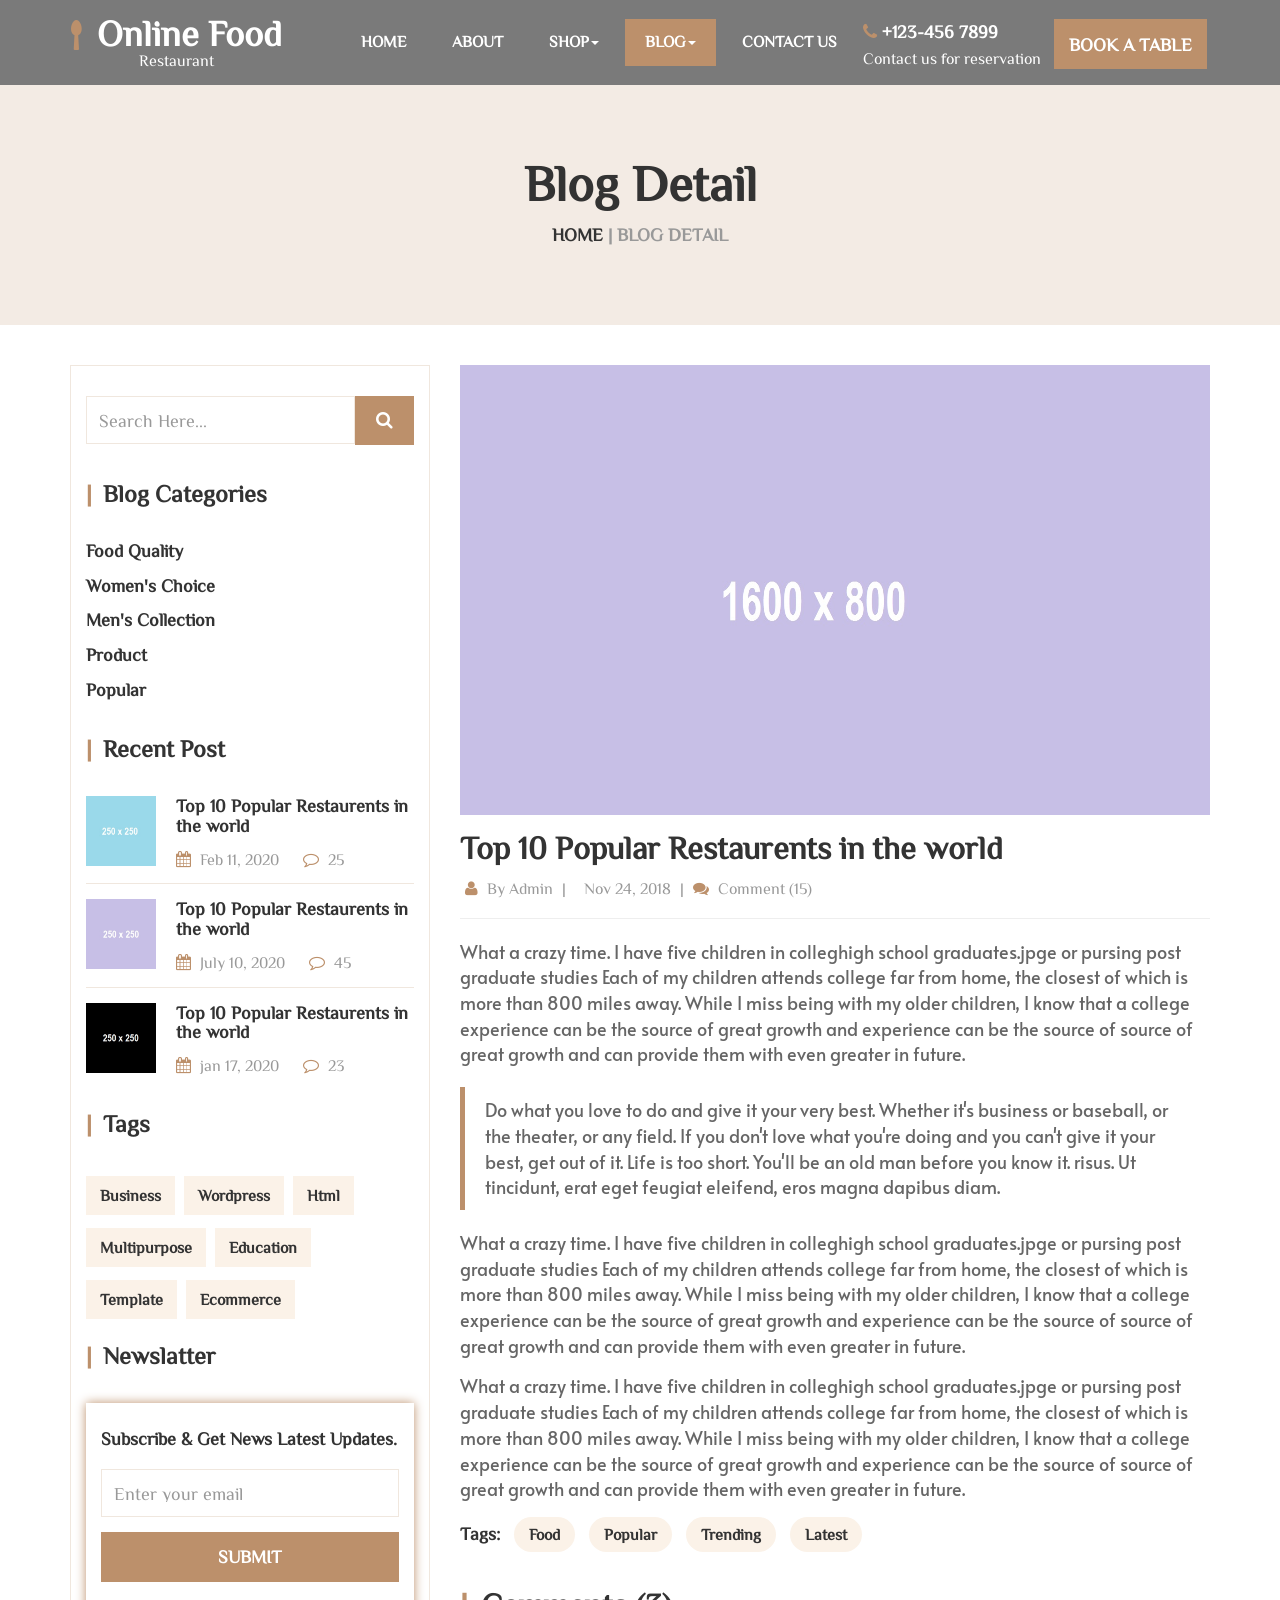
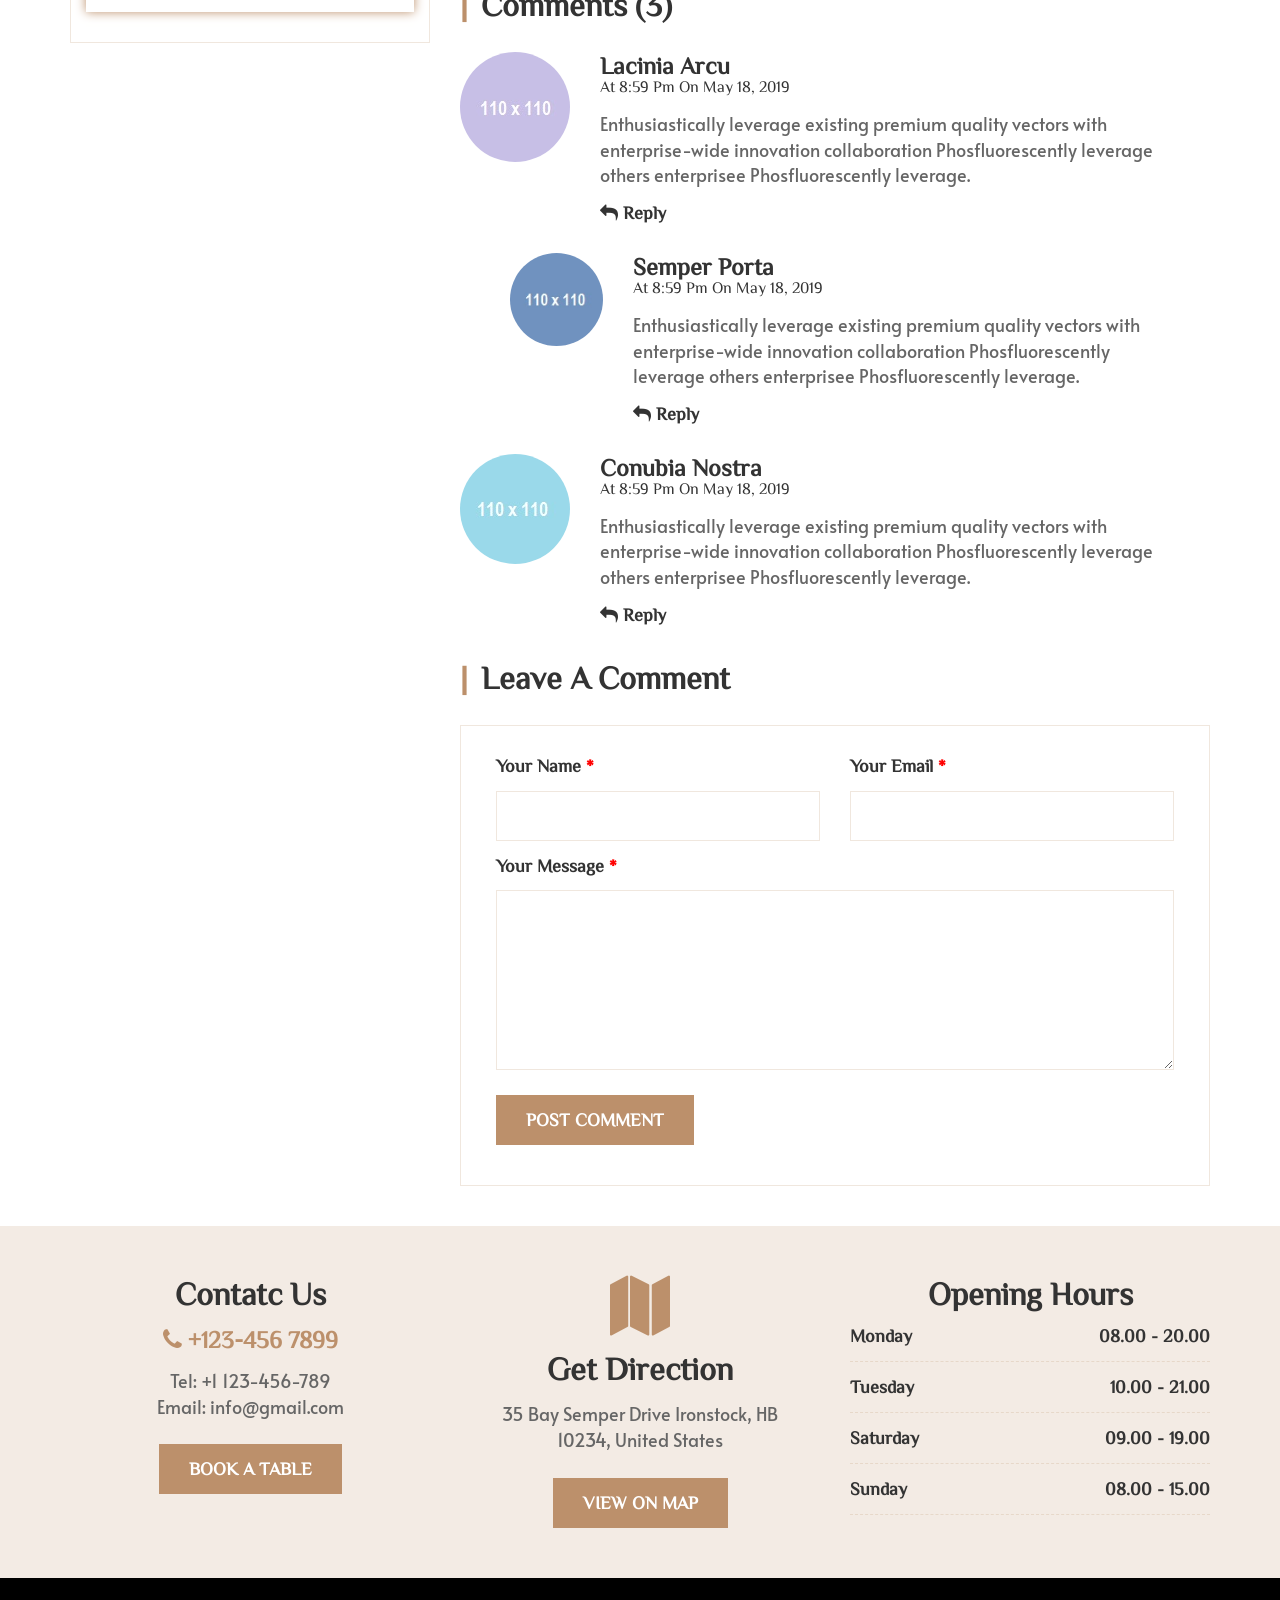
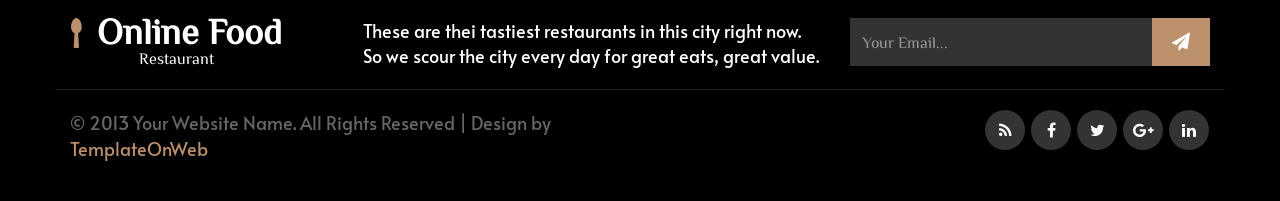
<file: online_food_zip/blog_detail.html>
<!DOCTYPE html>
<html lang="en">
  <head>
    <meta charset="utf-8">
    <meta http-equiv="X-UA-Compatible" content="IE=edge">
    <meta name="viewport" content="width=device-width, initial-scale=1">
    <title>Online Food</title>
	<link href="css/bootstrap.min.css" rel="stylesheet">
	<link href="css/global.css" rel="stylesheet">
	<link href="css/blog.css" rel="stylesheet">
	<link rel="stylesheet" type="text/css" href="css/font-awesome.min.css" />
	<link href="https://fonts.googleapis.com/css?family=Alata&display=swap" rel="stylesheet">
	<link href="https://fonts.googleapis.com/css2?family=ZCOOL+XiaoWei&display=swap" rel="stylesheet">
	<script src="js/jquery-2.1.1.min.js"></script>
    <script src="js/bootstrap.min.js"></script>

  </head>
<body>
<section id="menu" class="clearfix cd-secondary-nav">
	<nav class="navbar nav_t">
		<div class="container">
		    <div class="navbar-header page-scroll">
				<button type="button" class="navbar-toggle" data-toggle="collapse" data-target="#bs-example-navbar-collapse-1">
					<span class="sr-only">Toggle navigation</span>
					<span class="icon-bar"></span>
					<span class="icon-bar"></span>
					<span class="icon-bar"></span>
				</button>
				<a class="navbar-brand" href="index.html"> <i class="fa fa-spoon col_1"></i> Online Food <br> <span class="small_tag">Restaurant</span> </a>
			</div>
			<!-- Brand and toggle get grouped for better mobile display -->
			<!-- Collect the nav links, forms, and other content for toggling -->
			<div class="collapse navbar-collapse" id="bs-example-navbar-collapse-1">
				<ul class="nav navbar-nav nav_m navbar-right">
				<li><a class="m_tag" href="index.html">Home</a></li>
				<li><a class="m_tag" href="about.html">About</a></li>
				<li class="dropdown">
					  <a class="m_tag" href="#" data-toggle="dropdown" role="button" aria-expanded="false">Shop<span class="caret"></span></a>
					  <ul class="dropdown-menu drop_3" role="menu">
						<li><a href="shop.html">Shop</a></li>
						<li><a class="border_none" href="detail.html">Shop Detail</a></li>
					  </ul>
                    </li>
				<li class="dropdown">
					  <a class="m_tag active_tab" href="#" data-toggle="dropdown" role="button" aria-expanded="false">Blog<span class="caret"></span></a>
					  <ul class="dropdown-menu drop_3" role="menu">
						<li><a href="blog.html">Blog</a></li>
						<li><a class="border_none" href="blog_detail.html">Blog Detail</a></li>
					  </ul>
                    </li>
			    <li><a class="m_tag" href="contact.html">Contact Us</a></li>
				<li class="m_tag2 col"><i class="fa fa-phone col_1"></i> +123-456 7899 <br> <span class="normal small_tag">Contact us for reservation</span></li>
				<li><a class="m_tag1 button mgt" href="reserve.html"> BOOK A TABLE</a></li>
			</ul>
			    
			</div>
			<!-- /.navbar-collapse -->
		</div>
		<!-- /.container-fluid -->
	</nav>
	
	</section>

<section id="center" class="center_about"> 
  <div class="container">
   <div class="row">
    <div class="center_about_1 text-center clearfix">
	 <div class="col-sm-12">
	  <h1 class="mgt">Blog Detail</h1>
	  <h5 class="col_2"><a href="#">HOME</a> | BLOG DETAIL</h5>
	 </div>
	</div>
   </div>
  </div>
</section>

<section id="blog">
 <div class="container">
  <div class="row">
   <div class="blog_1 clearfix">
   <div class="col-sm-4">
    <div class="blog_1l clearfix">
	 <div class="input-group">
					<input type="text" class="form-control form_2" placeholder="Search Here...">
					<span class="input-group-btn">
						<button class="btn btn-primary" type="button">
							<i class="fa fa-search"></i></button>
					</span>
      </div><br>
	 <h4><span class="col_1">|</span> Blog Categories</h4><br>
	 <h5><a href="blog_detail.html">Food Quality</a></h5>
	 <h5><a href="blog_detail.html">Women's Choice</a></h5>
	 <h5><a href="blog_detail.html">Men's Collection</a></h5>
	 <h5><a href="blog_detail.html">Product</a></h5>
	 <h5><a href="blog_detail.html">Popular</a></h5><br>
	 <h4><span class="col_1">|</span> Recent Post</h4><br>
	   <div class="product_1li clearfix">
	    <img src="img/20.jpg" alt="abc">
		<h5 class="mgt"><a href="blog_detail.html">Top 10 Popular Restaurents in the world</a></h5>
		<h6 class="col_2"><span class="span_1 col_1"><i class="fa fa-calendar"></i></span> Feb 11, 2020 <span class="span_2 col_1"><i class="fa fa-comment-o"></i></span> 25</h6>
	   </div>
	   <div class="product_1li clearfix">
	    <img src="img/21.jpg" alt="abc">
		<h5 class="mgt"><a href="blog_detail.html">Top 10 Popular Restaurents in the world</a></h5>
		<h6 class="col_2"><span class="span_1 col_1"><i class="fa fa-calendar"></i></span> July 10, 2020 <span class="span_2 col_1"><i class="fa fa-comment-o"></i></span> 45</h6>
	   </div>
	   <div class="product_1li border_none pdb clearfix">
	    <img src="img/22.jpg" alt="abc">
		<h5 class="mgt"><a href="blog_detail.html">Top 10 Popular Restaurents in the world</a></h5>
		<h6 class="col_2"><span class="span_1 col_1"><i class="fa fa-calendar"></i></span> jan 17, 2020 <span class="span_2 col_1"><i class="fa fa-comment-o"></i></span> 23</h6>
	   </div><br>
	   <h4><span class="col_1">|</span> Tags</h4><br>
	   <ul>
	    <li><a href="blog_detail.html">Business</a></li>
		<li><a href="blog_detail.html">Wordpress</a></li>
		<li><a href="blog_detail.html">Html</a></li>
		<li><a href="blog_detail.html">Multipurpose</a></li>
		<li><a href="blog_detail.html">Education</a></li>
		<li><a href="blog_detail.html">Template</a></li>
		<li><a href="blog_detail.html">Ecommerce</a></li>
	   </ul>
	   <h4><span class="col_1">|</span> Newslatter</h4><br>
	   <div class="blog_1li clearfix">
	     <h5 class="bold mgt">Subscribe & Get News
Latest Updates.</h5><br>
       <input class="form-control" placeholder="Enter your email" type="text">
	   <h5><a class="button" href="blog_detail.html">SUBMIT</a></h5>
	   </div>
	</div>
   </div>
   <div class="col-sm-8">
    <div class="blod_d1 clearfix">
	 <img src="img/1.jpg" class="iw" alt="abc" height="450">
	 <h3>Top 10 Popular Restaurents in the world</h3>
	 <h6 class="col_2"><a class="col_2" href="#"><i class="fa fa-user col_1"></i> By Admin</a> | <a class="col_2" href="#"><i class="fa fa-calendercol_1"></i> Nov 24, 2018</a> | <a class="col_2" href="#"><i class="fa fa-comments col_1"></i> Comment (15)</a></h6>
	 <hr>
	 <p>What a crazy time. I have five children in colleghigh school graduates.jpge or pursing post graduate studies Each of my children attends college far from home, the closest of which is more than 800 miles away. While I miss being with my older children, I know that a college experience can be the source of great growth and experience can be the source of source of great growth and can provide them with even greater in future.</p><br>
	    <blockquote>
	    <p class="mgt">Do what you love to do and give it your very best. Whether it's business or baseball, or the theater, or any field. If you don't love what you're doing and you can't give it your best, get out of it. Life is too short. You'll be an old man before you know it. risus. Ut tincidunt, erat eget feugiat eleifend, eros magna dapibus diam.</p>
	   </blockquote>
	   <p>What a crazy time. I have five children in colleghigh school graduates.jpge or pursing post graduate studies Each of my children attends college far from home, the closest of which is more than 800 miles away. While I miss being with my older children, I know that a college experience can be the source of great growth and experience can be the source of source of great growth and can provide them with even greater in future.</p>
	   <p>What a crazy time. I have five children in colleghigh school graduates.jpge or pursing post graduate studies Each of my children attends college far from home, the closest of which is more than 800 miles away. While I miss being with my older children, I know that a college experience can be the source of great growth and experience can be the source of source of great growth and can provide them with even greater in future.</p>
	  <ul>
	   <li class="bold">Tags:</li>
	   <li><a href="#">Food</a></li>
	   <li><a href="#">Popular</a></li>
	   <li><a href="#">Trending</a></li>
	   <li><a href="#">Latest</a></li>
	  </ul>
	</div>  <br>
	<div class="blod_d2 clearfix"> 
	 <h3><span class="col_1">|</span> Comments (3)</h3>
	 <div class="blod_d2i clearfix">
	  <div class="col-sm-2 space_left">
	   <img src="img/43.jpg" class="iw img-circle" alt="abc">
	  </div>
	  <div class="col-sm-10">
	   <h4 class="mgt">Lacinia Arcu</h4>
	   <h6 class="mgt">At 8:59 Pm On May 18, 2019</h6>
	   <p>Enthusiastically leverage existing premium quality vectors with enterprise-wide innovation collaboration Phosfluorescently leverage others enterprisee Phosfluorescently leverage.</p>
	   <h5><a href="#"><i class="fa fa-reply"></i> Reply</a></h5>
	  </div>
	 </div>
	 <div class="blod_d2i mgl clearfix">
	  <div class="col-sm-2 space_left">
	   <img src="img/44.jpg" class="iw img-circle" alt="abc">
	  </div>
	  <div class="col-sm-10">
	   <h4 class="mgt">Semper Porta</h4>
	   <h6 class="mgt">At 8:59 Pm On May 18, 2019</h6>
	   <p>Enthusiastically leverage existing premium quality vectors with enterprise-wide innovation collaboration Phosfluorescently leverage others enterprisee Phosfluorescently leverage.</p>
	   <h5><a href="#"><i class="fa fa-reply"></i> Reply</a></h5>
	  </div>
	 </div>
	 <div class="blod_d2i clearfix">
	  <div class="col-sm-2 space_left">
	   <img src="img/45.jpg" class="iw img-circle" alt="abc">
	  </div>
	  <div class="col-sm-10">
	   <h4 class="mgt">Conubia Nostra</h4>
	   <h6 class="mgt">At 8:59 Pm On May 18, 2019</h6>
	   <p>Enthusiastically leverage existing premium quality vectors with enterprise-wide innovation collaboration Phosfluorescently leverage others enterprisee Phosfluorescently leverage.</p>
	   <h5><a href="#"><i class="fa fa-reply"></i> Reply</a></h5>
	  </div>
	 </div>
	</div><br>
	<div class="blod_d2 clearfix"> 
	 <h3><span class="col_1">|</span> Leave A Comment</h3>
	</div>
	<div class="blod_d3 clearfix"> 
	 <div class="blod_d3i clearfix">
	  <div class="col-sm-6">
	   <h5>Your Name <span>*</span></h5>
	   <input class="form-control" type="text">
	  </div>
	  <div class="col-sm-6">
	   <h5>Your Email <span>*</span></h5>
	   <input class="form-control" type="text">
	  </div>
	 </div>
	 <div class="blod_d3i clearfix">
	  <div class="col-sm-12">
	   <h5>Your Message <span>*</span></h5>
	   <textarea class="form-control form_1"></textarea>
	   <h5><a class="button" href="#">POST COMMENT</a></h5>
	  </div>
	 </div>
	</div>
   </div>
   </div>
  </div>
 </div> 
</section>

<section id="contact_h" class="clearfix">
 <div class="container">
  <div class="row">
    <div class="contact_h1 clearfix">
	 <div class="col-sm-4">
	  <div class="contact_h1l text-center clearfix">
	   <h3 class="mgt">Contatc Us</h3>
	   <h4 class="col_1"><i class="fa fa-phone"></i> +123-456 7899</h4>
	   <p>Tel: +1 123-456-789 <br>
Email: info@gmail.com</p>
       <h5><a class="button" href="#">BOOK A TABLE</a></h5>
	  </div>
	 </div>
	 <div class="col-sm-4">
	  <div class="contact_h1m text-center clearfix">
	   <span class="span_1 col_1"><i class="fa fa-map"></i></span>
	   <h3>Get Direction</h3>
	   <p> 35 Bay Semper Drive Ironstock, HB <br>10234, United States</p>
       <h5><a class="button" href="#">VIEW ON MAP</a></h5>
	  </div>
	 </div>
	 <div class="col-sm-4">
	  <div class="contact_h1r text-center clearfix">
	   <h3 class="mgt">Opening Hours</h3>
       <h5 class="text-left">Monday <span class="pull-right span_2">08.00 - 20.00</span></h5>
	   <h5 class="text-left">Tuesday <span class="pull-right span_2">10.00 - 21.00</span></h5>
	   <h5 class="text-left">Saturday <span class="pull-right span_2">09.00 - 19.00</span></h5>
	   <h5 class="text-left">Sunday <span class="pull-right span_2">08.00 - 15.00</span></h5>
	  </div>
	 </div>
	</div>
  </div>
 </div> 
</section>

<section id="footer" class="clearfix">
 <div class="container">
  <div class="row">
    <div class="footer_1 clearfix">
     <div class="col-sm-3">
	  <div class="footer_1l clearfix">
	    <a class="navbar-brand" href="index.html"> <i class="fa fa-spoon col_1"></i> Online Food <br> <span class="small_tag">Restaurant</span> </a>
	  </div>
	 </div>
	 <div class="col-sm-5">
	  <div class="footer_1m clearfix">
	    <p class="mgt col">These are thei tastiest restaurants in this city right now. So we scour the city every day for great eats, great value.</p>
	  </div>
	 </div>
	 <div class="col-sm-4">
	  <div class="footer_1r clearfix">
	    <div class="input-group">
					<input type="text" class="form-control form_2" placeholder="Your Email...">
					<span class="input-group-btn">
						<button class="btn btn-primary" type="button">
							<i class="fa fa-paper-plane"></i></button>
					</span>
      </div>
	  </div>
	 </div>
	</div>
	<div class="footer_2 clearfix">
     <div class="col-sm-6">
	  <div class="footer_2l clearfix">
	    <p class="mgt">© 2013 Your Website Name. All Rights Reserved | Design by <a class="col_1" href="http://www.templateonweb.com">TemplateOnWeb</a></p>
	  </div>
	 </div>
     <div class="col-sm-6">
	  <div class="footer_2r text-right clearfix">
	    <ul class="social-network social-circle mgt">
			<li><a href="#" class="icoRss" title="Rss"><i class="fa fa-rss"></i></a></li>
			<li><a href="#" class="icoFacebook" title="Facebook"><i class="fa fa-facebook"></i></a></li>
			<li><a href="#" class="icoTwitter" title="Twitter"><i class="fa fa-twitter"></i></a></li>
			<li><a href="#" class="icoGoogle" title="Google +"><i class="fa fa-google-plus"></i></a></li>
			<li><a href="#" class="icoLinkedin" title="Linkedin"><i class="fa fa-linkedin"></i></a></li>
        </ul>
	  </div>
	 </div>
	</div>
  </div>
 </div> 
</section>

<script>
$(document).ready(function(){
	/*****Fixed Menu******/
	var secondaryNav = $('.cd-secondary-nav'),
	   secondaryNavTopPosition = secondaryNav.offset().top;
		$(window).on('scroll', function(){
			if($(window).scrollTop() > secondaryNavTopPosition ) {
				secondaryNav.addClass('is-fixed');	
			} else {
				secondaryNav.removeClass('is-fixed');
			}
		});	
		
});
</script>

</body>
 
</html>
</file>
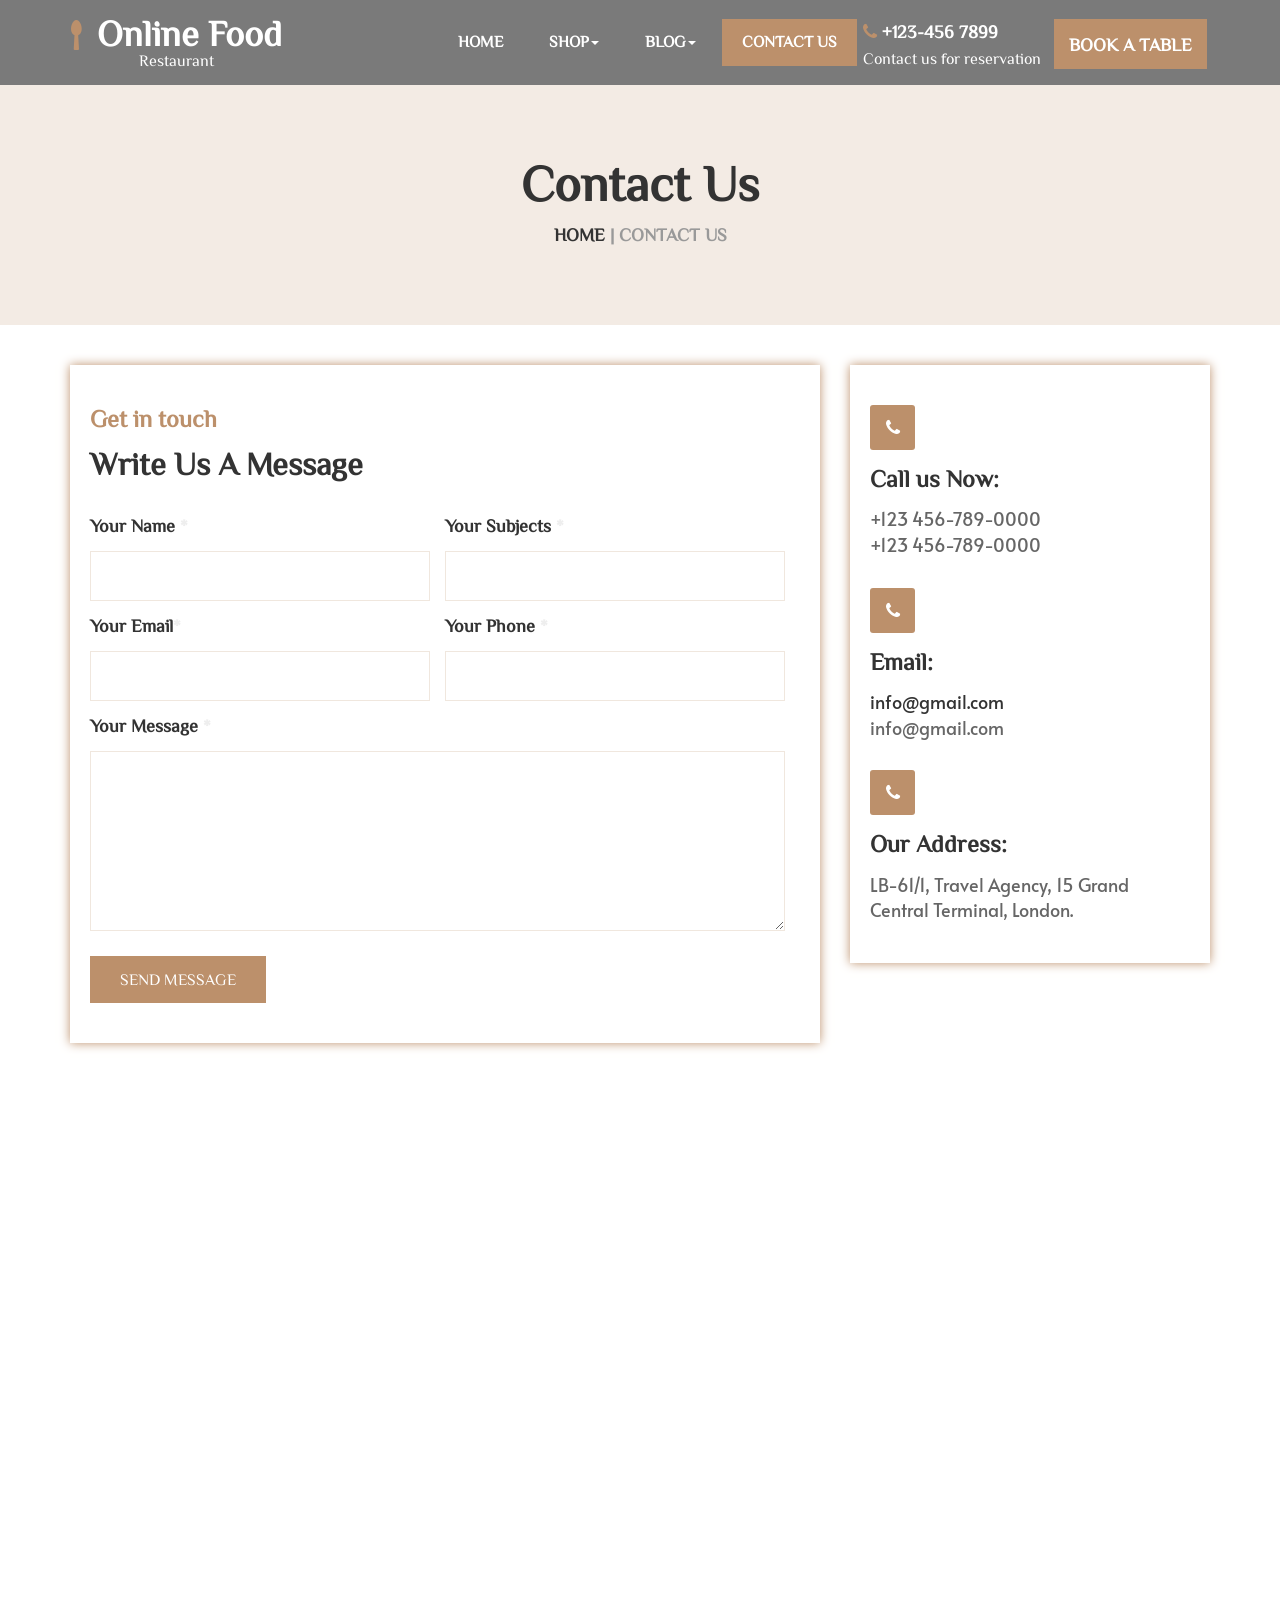
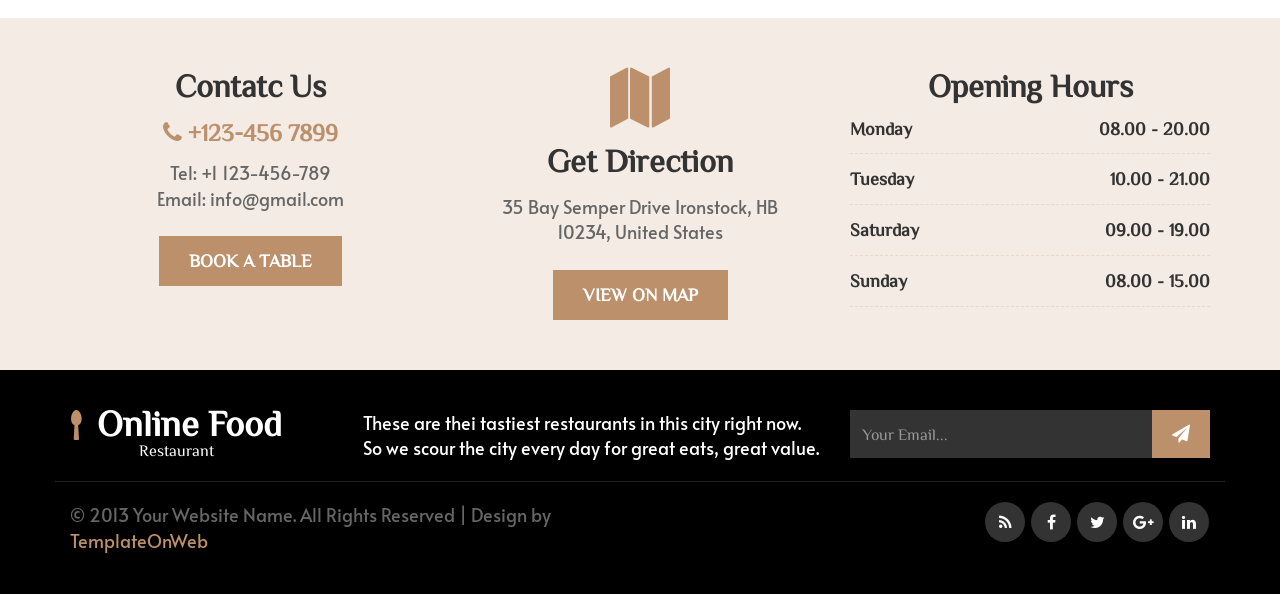
<file: online_food_zip/contact.html>
<!DOCTYPE html>
<html lang="en">
  <head>
    <meta charset="utf-8">
    <meta http-equiv="X-UA-Compatible" content="IE=edge">
    <meta name="viewport" content="width=device-width, initial-scale=1">
    <title>Online Food</title>
	<link href="css/bootstrap.min.css" rel="stylesheet">
	<link href="css/global.css" rel="stylesheet">
	<link href="css/contact.css" rel="stylesheet">
	<link rel="stylesheet" type="text/css" href="css/font-awesome.min.css" />
	<link href="https://fonts.googleapis.com/css?family=Alata&display=swap" rel="stylesheet">
	<link href="https://fonts.googleapis.com/css2?family=ZCOOL+XiaoWei&display=swap" rel="stylesheet">
	<script src="js/jquery-2.1.1.min.js"></script>
    <script src="js/bootstrap.min.js"></script>

  </head>
<body>
<section id="menu" class="clearfix cd-secondary-nav">
	<nav class="navbar nav_t">
		<div class="container">
		    <div class="navbar-header page-scroll">
				<button type="button" class="navbar-toggle" data-toggle="collapse" data-target="#bs-example-navbar-collapse-1">
					<span class="sr-only">Toggle navigation</span>
					<span class="icon-bar"></span>
					<span class="icon-bar"></span>
					<span class="icon-bar"></span>
				</button>
				<a class="navbar-brand" href="index.html"> <i class="fa fa-spoon col_1"></i> Online Food <br> <span class="small_tag">Restaurant</span> </a>
			</div>
			<!-- Brand and toggle get grouped for better mobile display -->
			<!-- Collect the nav links, forms, and other content for toggling -->
			<div class="collapse navbar-collapse" id="bs-example-navbar-collapse-1">
				<ul class="nav navbar-nav nav_m navbar-right">
				<li><a class="m_tag" href="index.html">Home</a></li>
				<li class="dropdown">
					  <a class="m_tag" href="#" data-toggle="dropdown" role="button" aria-expanded="false">Shop<span class="caret"></span></a>
					  <ul class="dropdown-menu drop_3" role="menu">
						<li><a href="shop.html">Shop</a></li>
						<li><a class="border_none" href="detail.html">Shop Detail</a></li>
					  </ul>
                    </li>
				<li class="dropdown">
					  <a class="m_tag" href="#" data-toggle="dropdown" role="button" aria-expanded="false">Blog<span class="caret"></span></a>
					  <ul class="dropdown-menu drop_3" role="menu">
						<li><a href="blog.html">Blog</a></li>
						<li><a class="border_none" href="blog_detail.html">Blog Detail</a></li>
					  </ul>
                    </li>
			    <li><a class="m_tag active_tab" href="contact.html">Contact Us</a></li>
				<li class="m_tag2 col"><i class="fa fa-phone col_1"></i> +123-456 7899 <br> <span class="normal small_tag">Contact us for reservation</span></li>
				<li><a class="m_tag1 button mgt" href="reserve.html"> BOOK A TABLE</a></li>
			</ul>
			    
			</div>
			<!-- /.navbar-collapse -->
		</div>
		<!-- /.container-fluid -->
	</nav>
	
	</section>

<section id="center" class="center_about"> 
  <div class="container">
   <div class="row">
    <div class="center_about_1 text-center clearfix">
	 <div class="col-sm-12">
	  <h1 class="mgt">Contact Us</h1>
	  <h5 class="col_2"><a href="#">HOME</a> | CONTACT US</h5>
	 </div>
	</div>
   </div>
  </div>
</section>

<section id="contact" class="clearfix">
 <div class="container">
  <div class="row">
    <div class="contact_1  clearfix">
	 <div class="col-sm-8">
	  <div class="contact_1lm clearfix">
	  <div class="contact_1l clearfix">
	   <h4 class="col_1 mgt">Get in touch</h4>
	   <h3>Write Us A Message</h3>
	  </div><br>
	  <div class="checkout_1l1 clearfix">
       <div class="col-sm-6 space_left">
	    <h5>Your Name <span class="col_3">*</span></h5>
		<input class="form-control" type="text">
	   </div>
	   <div class="col-sm-6 space_left">
	    <h5>Your Subjects <span class="col_3">*</span></h5>
		<input class="form-control" type="text">
	   </div>
	  </div>
	  <div class="checkout_1l1 clearfix">
       <div class="col-sm-6 space_left">
	    <h5>Your Email<span class="col_3">*</span></h5>
		<input class="form-control" type="text">
	   </div>
	   <div class="col-sm-6 space_left">
	    <h5>Your Phone <span class="col_3">*</span></h5>
		<input class="form-control" type="text">
	   </div>
	  </div>
	  <div class="checkout_1l1 clearfix">
	   <div class="col-sm-12 space_left">
	    <h5>Your Message <span class="col_3">*</span></h5>
		<textarea class="form-control form_1"></textarea>
		<h6><a class="button" href="#">SEND MESSAGE</a></h6>
	   </div>
	  </div>
	 </div>
	 </div>
	 <div class="col-sm-4">
	  <div class="contact_1rm clearfix">
	    <div class="contact_1r1 mgt clearfix">
		 <span><i class="fa fa-phone"></i></span>
		 <h4>Call us Now:</h4>
		 <p>+123 456-789-0000</p>
		 <p class="mgt">+123 456-789-0000</p>
		</div>
		<div class="contact_1r1 clearfix">
		 <span><i class="fa fa-phone"></i></span>
		 <h4>Email:</h4>
		 <p><a href="#">info@gmail.com</a></p>
		 <p class="mgt">info@gmail.com</p>
		</div>
		<div class="contact_1r1 clearfix">
		 <span><i class="fa fa-phone"></i></span>
		 <h4>Our Address:</h4>
		 <p>LB-61/1, Travel Agency, 15 Grand</p>
		 <p class="mgt">Central Terminal, London.</p>
		</div>
	  </div>
	 </div>
	</div>
	<div class="contact_2 clearfix">
	  <div class="col-sm-12">
	   <iframe src="https://www.google.com/maps/embed?pb=!1m18!1m12!1m3!1d114964.53925916665!2d-80.29949920266738!3d25.782390733064336!2m3!1f0!2f0!3f0!3m2!1i1024!2i768!4f13.1!3m3!1m2!1s0x88d9b0a20ec8c111%3A0xff96f271ddad4f65!2sMiami%2C+FL%2C+USA!5e0!3m2!1sen!2sin!4v1530774403788"   style="border:0; height:500px; width:100%;" allowfullscreen=""></iframe>
	  </div>
	 </div>
  </div>
 </div>
</section>

<section id="contact_h" class="clearfix">
 <div class="container">
  <div class="row">
    <div class="contact_h1 clearfix">
	 <div class="col-sm-4">
	  <div class="contact_h1l text-center clearfix">
	   <h3 class="mgt">Contatc Us</h3>
	   <h4 class="col_1"><i class="fa fa-phone"></i> +123-456 7899</h4>
	   <p>Tel: +1 123-456-789 <br>
Email: info@gmail.com</p>
       <h5><a class="button" href="#">BOOK A TABLE</a></h5>
	  </div>
	 </div>
	 <div class="col-sm-4">
	  <div class="contact_h1m text-center clearfix">
	   <span class="span_1 col_1"><i class="fa fa-map"></i></span>
	   <h3>Get Direction</h3>
	   <p> 35 Bay Semper Drive Ironstock, HB <br>10234, United States</p>
       <h5><a class="button" href="#">VIEW ON MAP</a></h5>
	  </div>
	 </div>
	 <div class="col-sm-4">
	  <div class="contact_h1r text-center clearfix">
	   <h3 class="mgt">Opening Hours</h3>
       <h5 class="text-left">Monday <span class="pull-right span_2">08.00 - 20.00</span></h5>
	   <h5 class="text-left">Tuesday <span class="pull-right span_2">10.00 - 21.00</span></h5>
	   <h5 class="text-left">Saturday <span class="pull-right span_2">09.00 - 19.00</span></h5>
	   <h5 class="text-left">Sunday <span class="pull-right span_2">08.00 - 15.00</span></h5>
	  </div>
	 </div>
	</div>
  </div>
 </div> 
</section>

<section id="footer" class="clearfix">
 <div class="container">
  <div class="row">
    <div class="footer_1 clearfix">
     <div class="col-sm-3">
	  <div class="footer_1l clearfix">
	    <a class="navbar-brand" href="index.html"> <i class="fa fa-spoon col_1"></i> Online Food <br> <span class="small_tag">Restaurant</span> </a>
	  </div>
	 </div>
	 <div class="col-sm-5">
	  <div class="footer_1m clearfix">
	    <p class="mgt col">These are thei tastiest restaurants in this city right now. So we scour the city every day for great eats, great value.</p>
	  </div>
	 </div>
	 <div class="col-sm-4">
	  <div class="footer_1r clearfix">
	    <div class="input-group">
					<input type="text" class="form-control form_2" placeholder="Your Email...">
					<span class="input-group-btn">
						<button class="btn btn-primary" type="button">
							<i class="fa fa-paper-plane"></i></button>
					</span>
      </div>
	  </div>
	 </div>
	</div>
	<div class="footer_2 clearfix">
     <div class="col-sm-6">
	  <div class="footer_2l clearfix">
	    <p class="mgt">© 2013 Your Website Name. All Rights Reserved | Design by <a class="col_1" href="http://www.templateonweb.com">TemplateOnWeb</a></p>
	  </div>
	 </div>
     <div class="col-sm-6">
	  <div class="footer_2r text-right clearfix">
	    <ul class="social-network social-circle mgt">
			<li><a href="#" class="icoRss" title="Rss"><i class="fa fa-rss"></i></a></li>
			<li><a href="#" class="icoFacebook" title="Facebook"><i class="fa fa-facebook"></i></a></li>
			<li><a href="#" class="icoTwitter" title="Twitter"><i class="fa fa-twitter"></i></a></li>
			<li><a href="#" class="icoGoogle" title="Google +"><i class="fa fa-google-plus"></i></a></li>
			<li><a href="#" class="icoLinkedin" title="Linkedin"><i class="fa fa-linkedin"></i></a></li>
        </ul>
	  </div>
	 </div>
	</div>
  </div>
 </div> 
</section>

<script>
$(document).ready(function(){
	/*****Fixed Menu******/
	var secondaryNav = $('.cd-secondary-nav'),
	   secondaryNavTopPosition = secondaryNav.offset().top;
		$(window).on('scroll', function(){
			if($(window).scrollTop() > secondaryNavTopPosition ) {
				secondaryNav.addClass('is-fixed');	
			} else {
				secondaryNav.removeClass('is-fixed');
			}
		});	
		
});
</script>

</body>
 
</html>
</file>
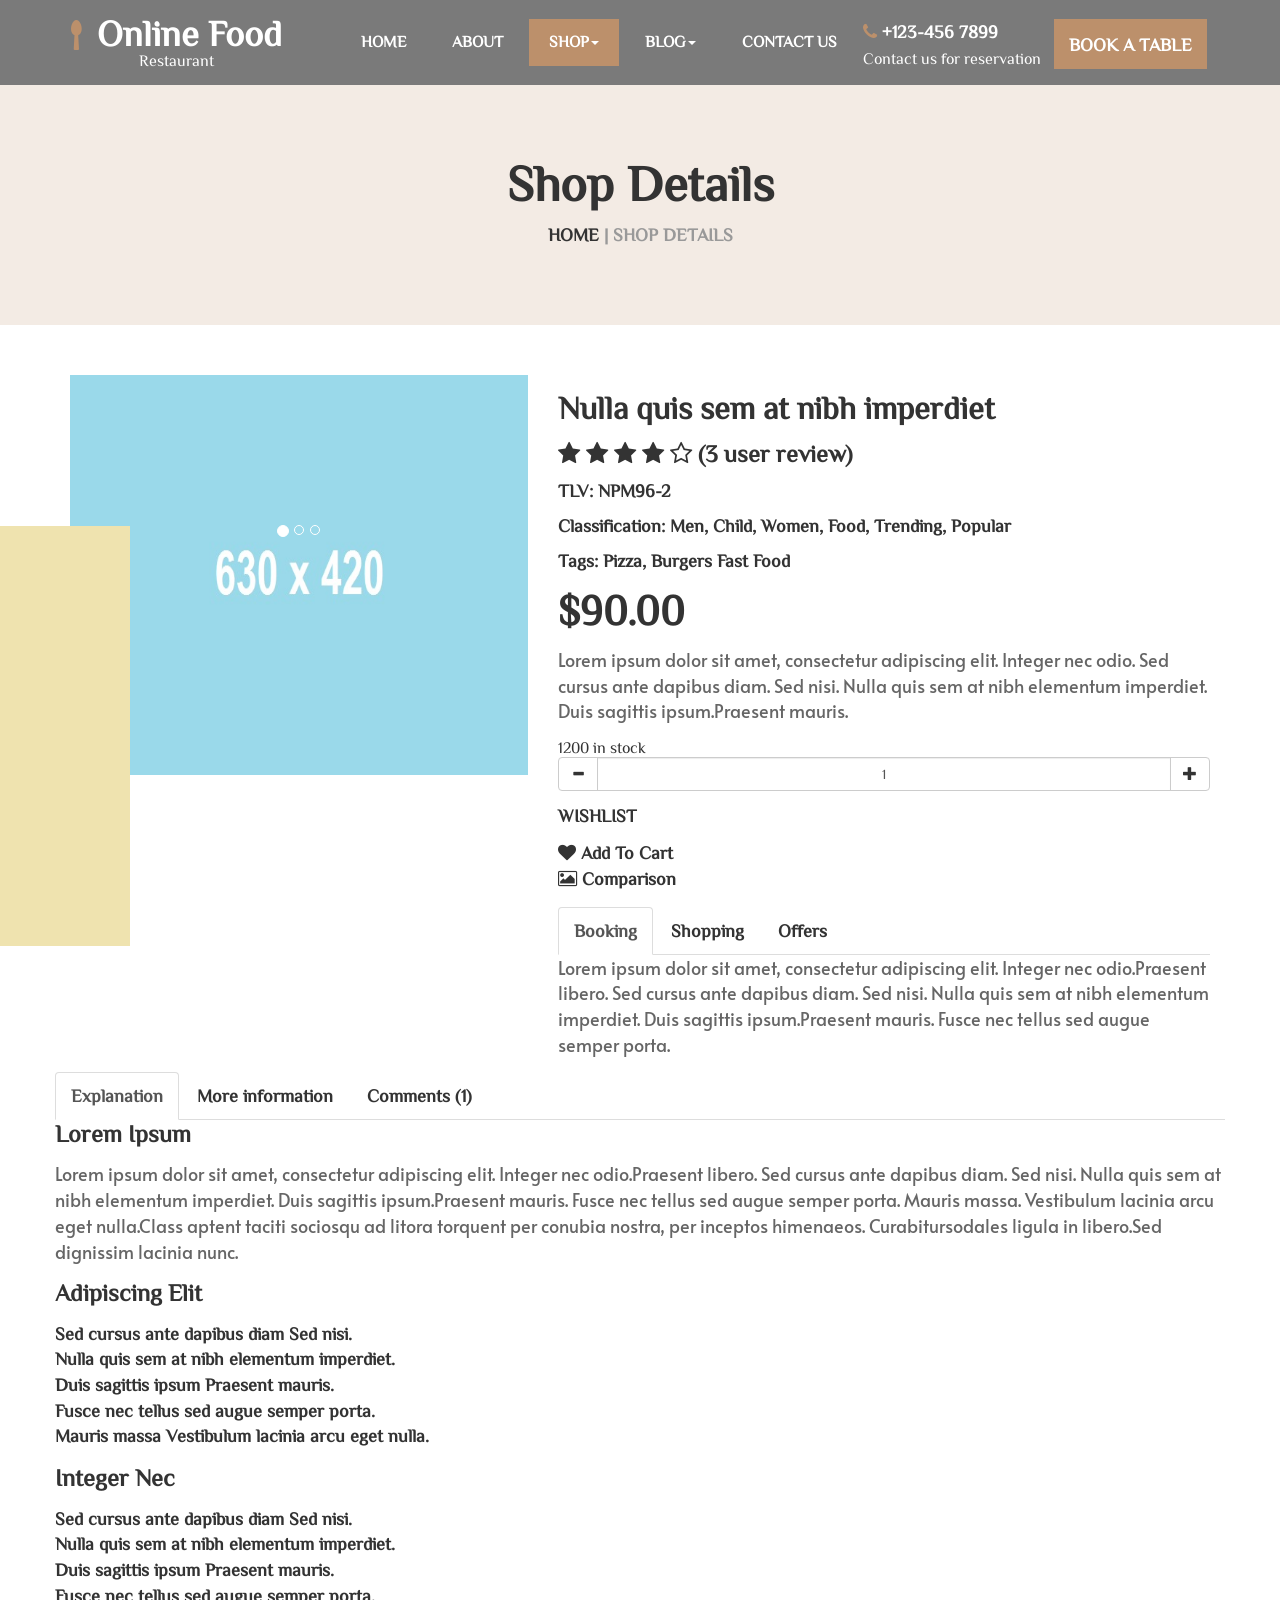
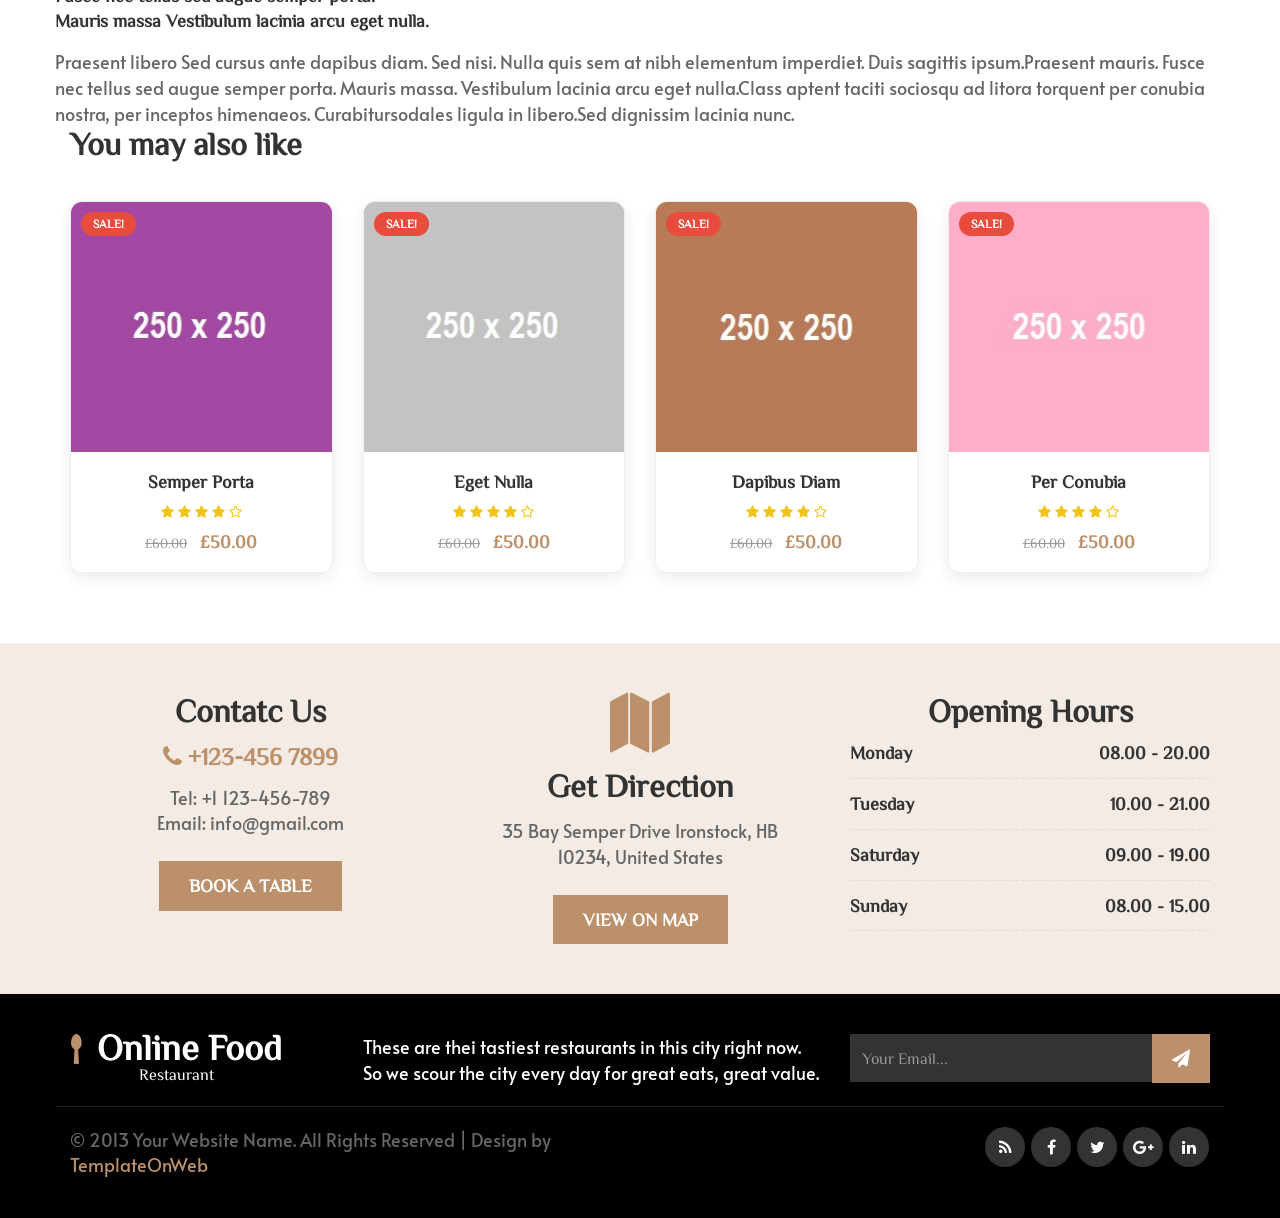
<file: online_food_zip/detail.html>
<!DOCTYPE html>
<html lang="en">
  <head>
    <meta charset="utf-8">
    <meta http-equiv="X-UA-Compatible" content="IE=edge">
    <meta name="viewport" content="width=device-width, initial-scale=1">
    <title>Online Food</title>
	<link href="css/bootstrap.min.css" rel="stylesheet">
	<link href="css/global.css" rel="stylesheet">
	<link href="css/shop.css" rel="stylesheet">
	<link rel="stylesheet" type="text/css" href="css/font-awesome.min.css" />
	<link href="https://fonts.googleapis.com/css?family=Alata&display=swap" rel="stylesheet">
	<link href="https://fonts.googleapis.com/css2?family=ZCOOL+XiaoWei&display=swap" rel="stylesheet">
	<script src="js/jquery-2.1.1.min.js"></script>
    <script src="js/bootstrap.min.js"></script>
	<script src="js/ekko-lightbox.js"></script>

  </head>
<body>
<section id="menu" class="clearfix cd-secondary-nav">
	<nav class="navbar nav_t">
		<div class="container">
		    <div class="navbar-header page-scroll">
				<button type="button" class="navbar-toggle" data-toggle="collapse" data-target="#bs-example-navbar-collapse-1">
					<span class="sr-only">Toggle navigation</span>
					<span class="icon-bar"></span>
					<span class="icon-bar"></span>
					<span class="icon-bar"></span>
				</button>
				<a class="navbar-brand" href="index.html"> <i class="fa fa-spoon col_1"></i> Online Food <br> <span class="small_tag">Restaurant</span> </a>
			</div>
			<!-- Brand and toggle get grouped for better mobile display -->
			<!-- Collect the nav links, forms, and other content for toggling -->
			<div class="collapse navbar-collapse" id="bs-example-navbar-collapse-1">
				<ul class="nav navbar-nav nav_m navbar-right">
				<li><a class="m_tag" href="index.html">Home</a></li>
				<li><a class="m_tag" href="about.html">About</a></li>
				<li class="dropdown">
					  <a class="m_tag active_tab" href="#" data-toggle="dropdown" role="button" aria-expanded="false">Shop<span class="caret"></span></a>
					  <ul class="dropdown-menu drop_3" role="menu">
						<li><a href="shop.html">Shop</a></li>
						<li><a class="border_none" href="detail.html">Shop Detail</a></li>
					  </ul>
                    </li>
				<li class="dropdown">
					  <a class="m_tag" href="#" data-toggle="dropdown" role="button" aria-expanded="false">Blog<span class="caret"></span></a>
					  <ul class="dropdown-menu drop_3" role="menu">
						<li><a href="blog.html">Blog</a></li>
						<li><a class="border_none" href="blog_detail.html">Blog Detail</a></li>
					  </ul>
                    </li>
			    <li><a class="m_tag" href="contact.html">Contact Us</a></li>
				<li class="m_tag2 col"><i class="fa fa-phone col_1"></i> +123-456 7899 <br> <span class="normal small_tag">Contact us for reservation</span></li>
				<li><a class="m_tag1 button mgt" href="reserve.html"> BOOK A TABLE</a></li>
			</ul>
			    
			</div>
			<!-- /.navbar-collapse -->
		</div>
		<!-- /.container-fluid -->
	</nav>
	
	</section>

<section id="center" class="center_about"> 
  <div class="container">
   <div class="row">
    <div class="center_about_1 text-center clearfix">
	 <div class="col-sm-12">
	  <h1 class="mgt">Shop Details</h1>
	  <h5 class="col_2"><a href="#">HOME</a> | SHOP DETAILS</h5>
	 </div>
	</div>
   </div>
  </div>
</section>

<section id="shop" class="clearfix">
 <div class="container">
  <div class="row">
   <div class="detail_1 clearfix">
     <div class="col-sm-5">
	  <div class="detail_1l clearfix">
	    <div class="carousel slide article-slide" id="article-photo-carousel">

  <!-- Wrapper for slides -->
			  <div class="carousel-inner cont-slider">
			
				<div class="item active">
				  <img title="" src="img/33.jpg" alt="abc" class="iw" style="height:400px;">
				</div>
				<div class="item">
				  <img title="" src="img/34.jpg" alt="abc" class="iw" style="height:400px;">
				</div>
				<div class="item">
				  <img title="" src="img/35.jpg" alt="abc" class="iw" style="height:400px;">
				</div>
			  </div>
  <!-- Indicators -->
              <ol class="carousel-indicators">
				<li class="active" data-slide-to="0" data-target="#article-photo-carousel">
				  <img src="img/33.jpg" alt="abc">
				</li>
				<li class="" data-slide-to="1" data-target="#article-photo-carousel">
				  <img src="img/34.jpg" alt="abc">
				</li>
				<li class="" data-slide-to="2" data-target="#article-photo-carousel">
				  <img src="img/35.jpg" alt="abc">
				</li>
              </ol>
            </div>
	  </div>
	 </div>
	 <div class="col-sm-7">
	  <div class="detail_1r clearfix">
	    <div class="center_detail_2_right clearfix">
		  <div class="center_detail_2_right_inner clearfix">
		    <h3> Nulla quis sem at nibh imperdiet</h3>
			<h4>
			 <i class="fa fa-star"></i>
			 <i class="fa fa-star"></i>
			 <i class="fa fa-star"></i>
			 <i class="fa fa-star"></i>
			 <i class="fa fa-star-o"></i>
			<a href="#">(3 user review)</a>
			</h4>
			<h5><span>TLV:</span> NPM96-2</h5>
			<h5><span>Classification:</span> <a href="#">Men</a>, <a href="#">Child</a>, <a href="#">Women</a>, <a href="#">Food</a>, <a href="#">Trending</a>, <a href="#">Popular</a></h5>
			<h5><span>Tags:</span> <a href="#">Pizza</a>, <a href="#">Burgers</a> <a href="#">Fast Food</a></h5>
			<h2>$90.00</h2>
			<p>Lorem ipsum dolor sit amet, consectetur adipiscing elit. Integer nec odio. Sed cursus ante dapibus diam. Sed nisi. Nulla quis sem at nibh elementum imperdiet. Duis sagittis ipsum.Praesent mauris.</p>
			<h6>1200 in stock</h6>
			<div class="input-group number-spinner">
				<span class="input-group-btn">
					<button class="btn btn-default" data-dir="dwn"><span class="glyphicon glyphicon-minus"></span></button>
				</span>
				<input type="text" class="form-control text-center" value="1">
				<span class="input-group-btn">
					<button class="btn btn-default" data-dir="up"><span class="glyphicon glyphicon-plus"></span></button>
				</span>
			</div>
			<h5 class="heading_1"><a href="#">WISHLIST</a></h5>
		  </div>
		  <div class="center_detail_2_right_inner_1 clearfix">
		    <ul>
			 <li><a href="#"><i class="fa fa-heart"></i> Add To Cart</a></li>
             <li><a href="#"><i class="fa fa-image"></i> Comparison</a></li>
			</ul>
		  </div>
		  <div class="center_detail_2_right_inner_2 clearfix">
		        <ul class="nav nav-tabs">
			  <li class="active"><a data-toggle="tab" href="#home">Booking</a></li>
			  <li><a data-toggle="tab" href="#menu1">Shopping</a></li>
			  <li><a data-toggle="tab" href="#menu2">Offers</a></li>
           </ul>

				<div class="tab-content clearfix">
				  <div id="home" class="tab-pane fade in active clearfix">
					 <div class="click clearfix">
					  <p class="mgt">Lorem ipsum dolor sit amet, consectetur adipiscing elit. Integer nec odio.Praesent libero. Sed cursus ante dapibus diam. Sed nisi. Nulla quis sem at nibh elementum imperdiet. Duis sagittis ipsum.Praesent mauris. Fusce nec tellus sed augue semper porta.
					  </p>
				   </div>
				  </div>
				  <div id="menu1" class="tab-pane fade clearfix">
					 <div class="click clearfix">
					  <p class="mgt">Sed cursus ante dapibus diam. Sed nisi. Nulla quis sem at nibh elementum imperdiet. Duis sagittis ipsum.Praesent mauris. Fusce nec tellus sed augue semper porta. Mauris massa. Vestibulum lacinia arcu eget nulla.Class aptent taciti sociosqu ad litora torquent per conubia nostra, per inceptos himenaeos. Curabitursodales ligula in libero.Sed dignissim lacinia nunc.
					  </p>
				   </div>
				  </div>
				  <div id="menu2" class="tab-pane fade clearfix">
					 <div class="click clearfix">
					  <p class="mgt"> Nulla quis sem at nibh elementum imperdiet. Duis sagittis ipsum.Praesent mauris. Fusce nec tellus sed augue semper porta. Mauris massa. Vestibulum lacinia arcu eget nulla.Class aptent taciti sociosqu ad litora torquent per conubia nostra, per inceptos himenaeos. Curabitursodales ligula in libero.Sed dignissim lacinia nunc.
					  </p>
				   </div>
				  </div>
				</div>
		</div>
		 </div>
	  </div>
	 </div>
   </div>
   <div class="center_detail_2 clearfix">
	 <div class="col-am-12">
	   <div class="center_detail_2_right_inner_2 clearfix">
		        <ul class="nav nav-tabs">
			  <li class="active"><a data-toggle="tab" href="#home_description">Explanation</a></li>
			  <li class=""><a data-toggle="tab" href="#menu_information">More information</a></li>
			  <li class=""><a data-toggle="tab" href="#menu_review">Comments (1)</a></li>
           </ul>

				<div class="tab-content clearfix">
				  <div id="home_description" class="tab-pane fade clearfix active in">
					 <div class="click clearfix">
					   <div class="click_inner clearfix">
					    <h4 class="mgt">Lorem Ipsum</h4>
						<p>Lorem ipsum dolor sit amet, consectetur adipiscing elit. Integer nec odio.Praesent libero. Sed cursus ante dapibus diam. Sed nisi. Nulla quis sem at nibh elementum imperdiet. Duis sagittis ipsum.Praesent mauris. Fusce nec tellus sed augue semper porta. Mauris massa. Vestibulum lacinia arcu eget nulla.Class aptent taciti sociosqu ad litora torquent per conubia nostra, per inceptos himenaeos. Curabitursodales ligula in libero.Sed dignissim lacinia nunc.</p>
					   </div>
					   <div class="click_inner clearfix">
					    <h4>Adipiscing Elit</h4>
						<ul>
						 <li>Sed cursus ante dapibus diam Sed nisi. </li>
						 <li>Nulla quis sem at nibh elementum imperdiet.</li>
						 <li>Duis sagittis ipsum Praesent mauris.</li>
						 <li>Fusce nec tellus sed augue semper porta.</li>
						 <li>Mauris massa Vestibulum lacinia arcu eget nulla.</li>
						</ul>
					   </div>
					   <div class="click_inner clearfix">
					    <h4>Integer Nec </h4>
						<ul>
						 <li>Sed cursus ante dapibus diam Sed nisi. </li>
						 <li>Nulla quis sem at nibh elementum imperdiet.</li>
						 <li>Duis sagittis ipsum Praesent mauris.</li>
						 <li>Fusce nec tellus sed augue semper porta.</li>
						 <li>Mauris massa Vestibulum lacinia arcu eget nulla.</li>
						</ul>
					   </div>
					   <div class="click_inner clearfix">
						<p>Praesent libero Sed cursus ante dapibus diam. Sed nisi. Nulla quis sem at nibh elementum imperdiet. Duis sagittis ipsum.Praesent mauris. Fusce nec tellus sed augue semper porta. Mauris massa. Vestibulum lacinia arcu eget nulla.Class aptent taciti sociosqu ad litora torquent per conubia nostra, per inceptos himenaeos. Curabitursodales ligula in libero.Sed dignissim lacinia nunc.</p>
					   </div>
				    </div>
				  </div>
				  <div id="menu_information" class="tab-pane fade clearfix">
					 <div class="click clearfix">
					  <div class="click_inner_1  clearfix">
					   <div class="col-sm-2">
					    <div class="click_inner_1_left clearfix">
						 <h4>Quality</h4>
						</div>
					   </div>
					   <div class="col-sm-10">
					     <div class="click_inner_1_right clearfix">
						   <h5>Good</h5>
						 </div>
					   </div>
					  </div>
					  <div class="click_inner_1 border_top_none_1 clearfix">
					   <div class="col-sm-2">
					    <div class="click_inner_1_left clearfix">
						 <h4>Weight</h4>
						</div>
					   </div>
					   <div class="col-sm-10">
					     <div class="click_inner_1_right clearfix">
						   <h5>	66 kg</h5>
						 </div>
					   </div>
					  </div>
				   </div>
				  </div>
				  <div id="menu_review" class="tab-pane fade clearfix">
					 <div class="click clearfix">
					  <div class="click_inner_2 clearfix">
					    <div class="col-sm-1 space_left">
						 <div class="click_inner_2_left text-center clearfix">
						  <h1>
						  <i class="fa fa-user-plus"></i>
						  </h1>
						 </div>
						</div>
						<div class="col-sm-11 space_left">
						 <div class="click_inner_2_right clearfix">
						  <h4 class="mgt">
						   <i class="fa fa-star"></i>
						   <i class="fa fa-star"></i>
						   <i class="fa fa-star"></i>
						   <i class="fa fa-star"></i>
						   <i class="fa fa-star-o"></i>
						  </h4>
						  <h5><span>Author</span> – July 24, 2018</h5>
						  <h5>Nice Product</h5>
						 </div>
						</div>
					  </div>
					  <div class="click_inner_3 clearfix">
					   <h4>Add a Comment</h4>
					   <p>Lorem ipsum dolor sit amet, consectetur adipiscing elit *</p>
					   <h5>Your Name * </h5>
					   <input type="text" class="form-control">
					   <h5>Your Email * </h5>
					   <input type="text" class="form-control">
					   <p class="para_1"><input type="checkbox"> Fusce nec tellus sed augue semper porta Mauris massa.</p>
					   <h5>Your Stars</h5>
					   <h3>
					    <i class="fa fa-star-o"></i>
						<i class="fa fa-star-o"></i>
						<i class="fa fa-star-o"></i>
						<i class="fa fa-star-o"></i>
						<i class="fa fa-star-o"></i>
					   </h3>
					   <h5>Your Comment *</h5>
					   <textarea class="form-control form_1"></textarea>
					   <h6><a class="button" href="#">SUBMIT</a></h6>
					  </div>
				   </div>
				  </div>
				</div>
		</div>
	 </div>  
   </div>
   <div class="detail_last clearfix">
    <div class="col-sm-12">
	  <h3 class="mgt">You may also like</h3>
	</div>
   </div>
   <div class="shop_1 shop_1n clearfix">
    <div class="col-sm-3">
	 <div class="shop_1i clearfix">
	  <div class="shop_1i1 clearfix">
	   <img src="img/13.jpg" class="iw" alt="abc">
	  </div>
	  <div class="shop_1i2 clearfix">
	   <h5 class="mgt">Sale!</h5>
	  </div>
	  <div class="shop_1i3 text-center clearfix">
	   <h5 class="mgt"><a class="button mgt" href="#">Add to Cart</a></h5>
	  </div>
	  <div class="shop_1i4 text-center clearfix">
	    <h4 class="mgt"><a href="#">Semper Porta</a></h4>
		<span class="span_1">
		 <i class="fa fa-star"></i>
		 <i class="fa fa-star"></i>
		 <i class="fa fa-star"></i>
		 <i class="fa fa-star"></i>
		 <i class="fa fa-star-o"></i>
		</span>
		<h6><a class="col_1 bold" href="#"><span>£60.00</span> £50.00</a></h6>
	  </div>
	 </div>
	</div>
	<div class="col-sm-3">
	 <div class="shop_1i clearfix">
	  <div class="shop_1i1 clearfix">
	   <img src="img/14.jpg" class="iw" alt="abc">
	  </div>
	  <div class="shop_1i2 clearfix">
	   <h5 class="mgt">Sale!</h5>
	  </div>
	  <div class="shop_1i3 text-center clearfix">
	   <h5 class="mgt"><a class="button mgt" href="#">Add to Cart</a></h5>
	  </div>
	  <div class="shop_1i4 text-center clearfix">
	    <h4 class="mgt"><a href="#">Eget Nulla</a></h4>
		<span class="span_1">
		 <i class="fa fa-star"></i>
		 <i class="fa fa-star"></i>
		 <i class="fa fa-star"></i>
		 <i class="fa fa-star"></i>
		 <i class="fa fa-star-o"></i>
		</span>
		<h6><a class="col_1 bold" href="#"><span>£60.00</span> £50.00</a></h6>
	  </div>
	 </div>
	</div>
	<div class="col-sm-3">
	 <div class="shop_1i clearfix">
	  <div class="shop_1i1 clearfix">
	   <img src="img/15.jpg" class="iw" alt="abc">
	  </div>
	  <div class="shop_1i2 clearfix">
	   <h5 class="mgt">Sale!</h5>
	  </div>
	  <div class="shop_1i3 text-center clearfix">
	   <h5 class="mgt"><a class="button mgt" href="#">Add to Cart</a></h5>
	  </div>
	  <div class="shop_1i4 text-center clearfix">
	    <h4 class="mgt"><a href="#">Dapibus Diam</a></h4>
		<span class="span_1">
		 <i class="fa fa-star"></i>
		 <i class="fa fa-star"></i>
		 <i class="fa fa-star"></i>
		 <i class="fa fa-star"></i>
		 <i class="fa fa-star-o"></i>
		</span>
		<h6><a class="col_1 bold" href="#"><span>£60.00</span> £50.00</a></h6>
	  </div>
	 </div>
	</div>
	<div class="col-sm-3">
	 <div class="shop_1i clearfix">
	  <div class="shop_1i1 clearfix">
	   <img src="img/16.jpg" class="iw" alt="abc">
	  </div>
	  <div class="shop_1i2 clearfix">
	   <h5 class="mgt">Sale!</h5>
	  </div>
	  <div class="shop_1i3 text-center clearfix">
	   <h5 class="mgt"><a class="button mgt" href="#">Add to Cart</a></h5>
	  </div>
	  <div class="shop_1i4 text-center clearfix">
	    <h4 class="mgt"><a href="#">Per Conubia</a></h4>
		<span class="span_1">
		 <i class="fa fa-star"></i>
		 <i class="fa fa-star"></i>
		 <i class="fa fa-star"></i>
		 <i class="fa fa-star"></i>
		 <i class="fa fa-star-o"></i>
		</span>
		<h6><a class="col_1 bold" href="#"><span>£60.00</span> £50.00</a></h6>
	  </div>
	 </div>
	</div>
   </div>
  </div>
 </div>
</section>

<section id="contact_h" class="clearfix">
 <div class="container">
  <div class="row">
    <div class="contact_h1 clearfix">
	 <div class="col-sm-4">
	  <div class="contact_h1l text-center clearfix">
	   <h3 class="mgt">Contatc Us</h3>
	   <h4 class="col_1"><i class="fa fa-phone"></i> +123-456 7899</h4>
	   <p>Tel: +1 123-456-789 <br>
Email: info@gmail.com</p>
       <h5><a class="button" href="#">BOOK A TABLE</a></h5>
	  </div>
	 </div>
	 <div class="col-sm-4">
	  <div class="contact_h1m text-center clearfix">
	   <span class="span_1 col_1"><i class="fa fa-map"></i></span>
	   <h3>Get Direction</h3>
	   <p> 35 Bay Semper Drive Ironstock, HB <br>10234, United States</p>
       <h5><a class="button" href="#">VIEW ON MAP</a></h5>
	  </div>
	 </div>
	 <div class="col-sm-4">
	  <div class="contact_h1r text-center clearfix">
	   <h3 class="mgt">Opening Hours</h3>
       <h5 class="text-left">Monday <span class="pull-right span_2">08.00 - 20.00</span></h5>
	   <h5 class="text-left">Tuesday <span class="pull-right span_2">10.00 - 21.00</span></h5>
	   <h5 class="text-left">Saturday <span class="pull-right span_2">09.00 - 19.00</span></h5>
	   <h5 class="text-left">Sunday <span class="pull-right span_2">08.00 - 15.00</span></h5>
	  </div>
	 </div>
	</div>
  </div>
 </div> 
</section>

<section id="footer" class="clearfix">
 <div class="container">
  <div class="row">
    <div class="footer_1 clearfix">
     <div class="col-sm-3">
	  <div class="footer_1l clearfix">
	    <a class="navbar-brand" href="index.html"> <i class="fa fa-spoon col_1"></i> Online Food <br> <span class="small_tag">Restaurant</span> </a>
	  </div>
	 </div>
	 <div class="col-sm-5">
	  <div class="footer_1m clearfix">
	    <p class="mgt col">These are thei tastiest restaurants in this city right now. So we scour the city every day for great eats, great value.</p>
	  </div>
	 </div>
	 <div class="col-sm-4">
	  <div class="footer_1r clearfix">
	    <div class="input-group">
					<input type="text" class="form-control form_2" placeholder="Your Email...">
					<span class="input-group-btn">
						<button class="btn btn-primary" type="button">
							<i class="fa fa-paper-plane"></i></button>
					</span>
      </div>
	  </div>
	 </div>
	</div>
	<div class="footer_2 clearfix">
     <div class="col-sm-6">
	  <div class="footer_2l clearfix">
	    <p class="mgt">© 2013 Your Website Name. All Rights Reserved | Design by <a class="col_1" href="http://www.templateonweb.com">TemplateOnWeb</a></p>
	  </div>
	 </div>
     <div class="col-sm-6">
	  <div class="footer_2r text-right clearfix">
	    <ul class="social-network social-circle mgt">
			<li><a href="#" class="icoRss" title="Rss"><i class="fa fa-rss"></i></a></li>
			<li><a href="#" class="icoFacebook" title="Facebook"><i class="fa fa-facebook"></i></a></li>
			<li><a href="#" class="icoTwitter" title="Twitter"><i class="fa fa-twitter"></i></a></li>
			<li><a href="#" class="icoGoogle" title="Google +"><i class="fa fa-google-plus"></i></a></li>
			<li><a href="#" class="icoLinkedin" title="Linkedin"><i class="fa fa-linkedin"></i></a></li>
        </ul>
	  </div>
	 </div>
	</div>
  </div>
 </div> 
</section>

<script>
$(document).ready(function(){
	/*****Fixed Menu******/
	var secondaryNav = $('.cd-secondary-nav'),
	   secondaryNavTopPosition = secondaryNav.offset().top;
		$(window).on('scroll', function(){
			if($(window).scrollTop() > secondaryNavTopPosition ) {
				secondaryNav.addClass('is-fixed');	
			} else {
				secondaryNav.removeClass('is-fixed');
			}
		});	
		
});
</script>

<script>
	$(document).on('click', '.number-spinner button', function () {    
	var btn = $(this),
		oldValue = btn.closest('.number-spinner').find('input').val().trim(),
		newVal = 0;
	
	if (btn.attr('data-dir') == 'up') {
		newVal = parseInt(oldValue) + 1;
	} else {
		if (oldValue > 1) {
			newVal = parseInt(oldValue) - 1;
		} else {
			newVal = 1;
		}
	}
	btn.closest('.number-spinner').find('input').val(newVal);
});
</script>

</body>
 
</html>
</file>
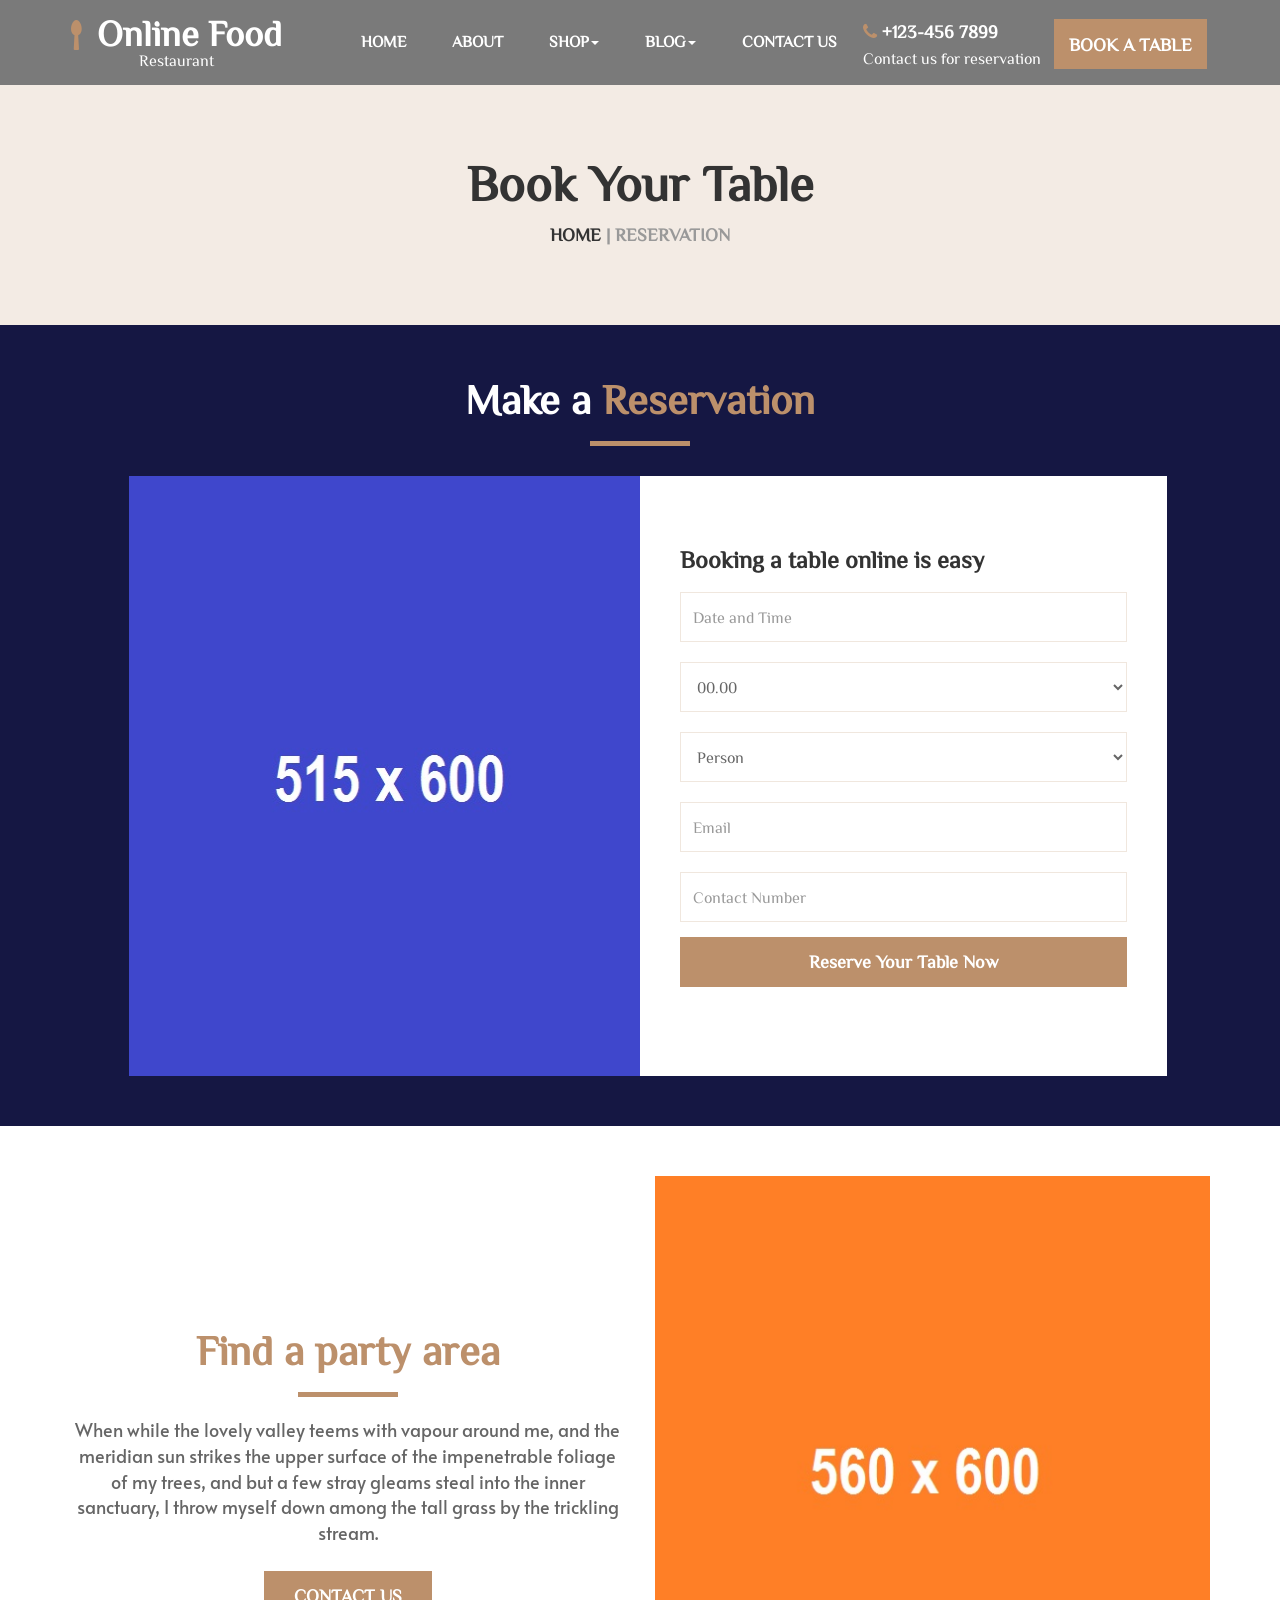
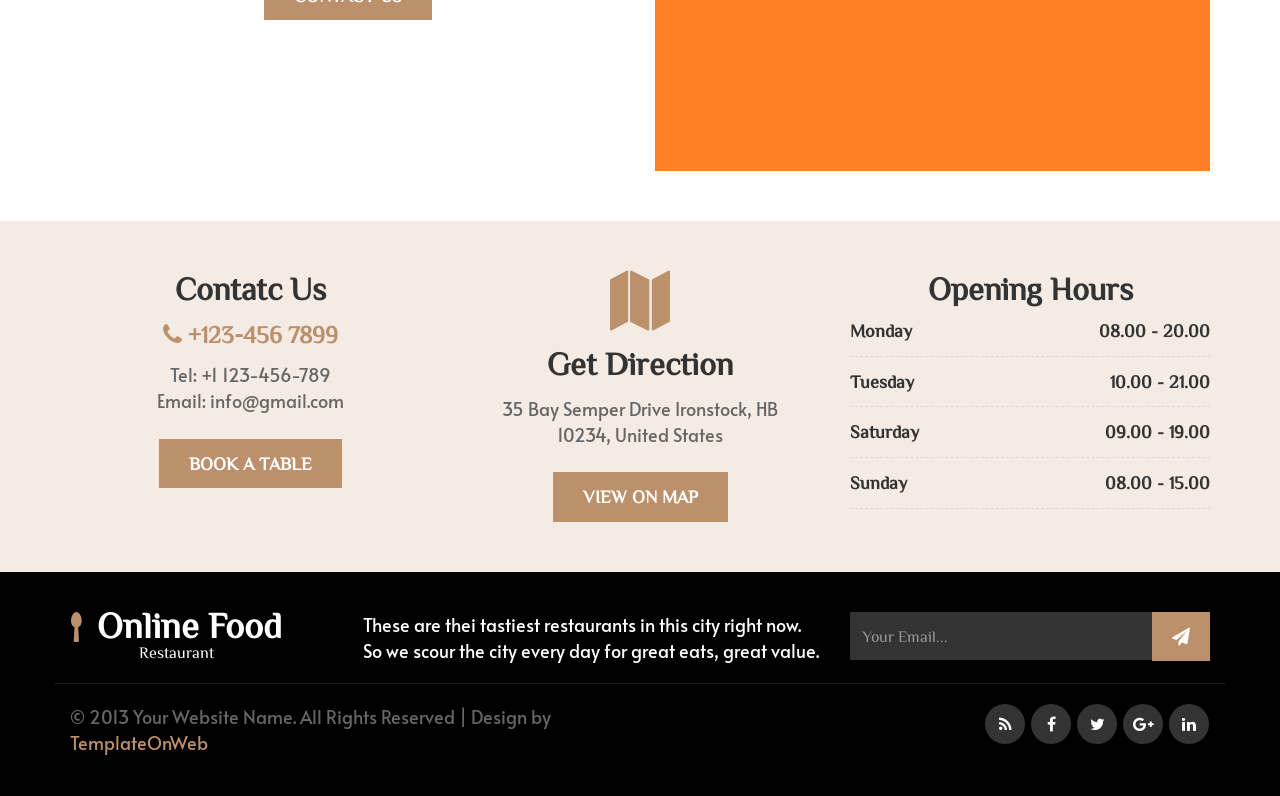
<file: online_food_zip/reserve.html>
<!DOCTYPE html>
<html lang="en">
  <head>
    <meta charset="utf-8">
    <meta http-equiv="X-UA-Compatible" content="IE=edge">
    <meta name="viewport" content="width=device-width, initial-scale=1">
    <title>Online Food</title>
	<link href="css/bootstrap.min.css" rel="stylesheet">
	<link href="css/global.css" rel="stylesheet">
	<link href="css/index.css" rel="stylesheet">
	<link rel="stylesheet" type="text/css" href="css/font-awesome.min.css" />
	<link href="https://fonts.googleapis.com/css?family=Alata&display=swap" rel="stylesheet">
	<link href="https://fonts.googleapis.com/css2?family=ZCOOL+XiaoWei&display=swap" rel="stylesheet">
	<script src="js/jquery-2.1.1.min.js"></script>
    <script src="js/bootstrap.min.js"></script>

  </head>
<body>
<section id="menu" class="clearfix cd-secondary-nav">
	<nav class="navbar nav_t">
		<div class="container">
		    <div class="navbar-header page-scroll">
				<button type="button" class="navbar-toggle" data-toggle="collapse" data-target="#bs-example-navbar-collapse-1">
					<span class="sr-only">Toggle navigation</span>
					<span class="icon-bar"></span>
					<span class="icon-bar"></span>
					<span class="icon-bar"></span>
				</button>
				<a class="navbar-brand" href="index.html"> <i class="fa fa-spoon col_1"></i> Online Food <br> <span class="small_tag">Restaurant</span> </a>
			</div>
			<!-- Brand and toggle get grouped for better mobile display -->
			<!-- Collect the nav links, forms, and other content for toggling -->
			<div class="collapse navbar-collapse" id="bs-example-navbar-collapse-1">
				<ul class="nav navbar-nav nav_m navbar-right">
				<li><a class="m_tag" href="index.html">Home</a></li>
				<li><a class="m_tag" href="about.html">About</a></li>
				<li class="dropdown">
					  <a class="m_tag" href="#" data-toggle="dropdown" role="button" aria-expanded="false">Shop<span class="caret"></span></a>
					  <ul class="dropdown-menu drop_3" role="menu">
						<li><a href="shop.html">Shop</a></li>
						<li><a class="border_none" href="detail.html">Shop Detail</a></li>
					  </ul>
                    </li>
				<li class="dropdown">
					  <a class="m_tag" href="#" data-toggle="dropdown" role="button" aria-expanded="false">Blog<span class="caret"></span></a>
					  <ul class="dropdown-menu drop_3" role="menu">
						<li><a href="blog.html">Blog</a></li>
						<li><a class="border_none" href="blog_detail.html">Blog Detail</a></li>
					  </ul>
                    </li>
			    <li><a class="m_tag" href="contact.html">Contact Us</a></li>
				<li class="m_tag2 col"><i class="fa fa-phone col_1"></i> +123-456 7899 <br> <span class="normal small_tag">Contact us for reservation</span></li>
				<li><a class="m_tag1 button mgt" href="reserve.html"> BOOK A TABLE</a></li>
			</ul>
			    
			</div>
			<!-- /.navbar-collapse -->
		</div>
		<!-- /.container-fluid -->
	</nav>
	
	</section>

<section id="center" class="center_about"> 
  <div class="container">
   <div class="row">
    <div class="center_about_1 text-center clearfix">
	 <div class="col-sm-12">
	  <h1 class="mgt">Book Your Table</h1>
	  <h5 class="col_2"><a href="#">HOME</a> | RESERVATION</h5>
	 </div>
	</div>
   </div>
  </div>
</section>

<section id="reserve">
<div class="offer_m clearfix">
 <div class="container">
  <div class="row">
    <div class="discount_t text-center clearfix">
	  <div class="col-sm-12">
	    <h2 class="mgt col">Make a <span class="col_1">Reservation</span></h2>
	    <hr class="line">
	  </div>
	  </div>
	<div class="reserve_1 clearfix">
	 <div class="col-sm-6 space_right">
	  <div class="reserve_1l clearfix">
	   <img src="img/42.jpg" class="iw" alt="abc" height="600">
	  </div>
	 </div>
	 <div class="col-sm-6 space_all">
	  <div class="reserve_1r clearfix">
	   <h4 class="mgt">Booking a table online is easy</h4>
	   <input type="text" class="form-control form_1" id="cal_3" placeholder="Date and Time" required="">
	   <select class="form-control" name="beds" id="beds">
				<option value="">00.00</option>
				<option value="1">10.00</option>
				<option value="1">20.00</option>
				<option value="1">15.00</option>
				<option value="1">18.00</option>
           </select>
	   <select class="form-control" name="beds" id="beds1">
				<option value="">Person</option>
				<option value="1">One Person</option>
				<option value="1">Two Person</option>
				<option value="1">Three Person</option>
				<option value="1">Four Person</option>
           </select>
	   <input type="text" class="form-control" placeholder="Email" required="">
	   <input type="text" class="form-control" placeholder="Contact Number" required="">
	   <h5 class="text-center"><a class="button block" href="#">Reserve Your Table Now</a></h5>
	  </div>
	 </div>
	</div>
  </div>
 </div>
</div>
</section>

<section id="story" class="mgt">
 <div class="container">
  <div class="row">
   <div class="story_1 clearfix">
    <div class="col-sm-6">
	 <div class="story_1l story_1ln text-center clearfix">
	  <h2 class="mgt col_1">Find a party area</h2>
	  <hr class="line">
	  <p>When while the lovely valley teems with vapour around me, and the meridian sun strikes the upper surface of the impenetrable foliage of my trees, and but a few stray gleams steal into the inner sanctuary, I throw myself down among the tall grass by the trickling stream.</p>
	  <h5><a class="button" href="#">CONTACT US</a></h5>
	 </div>
	</div>
	<div class="col-sm-6">
	 <div class="story_1rn clearfix">
      <img src="img/46.jpg" class="iw" alt="abc">
	 </div>
	</div>
   </div>
  </div>
 </div>
</section>

<section id="contact_h" class="clearfix">
 <div class="container">
  <div class="row">
    <div class="contact_h1 clearfix">
	 <div class="col-sm-4">
	  <div class="contact_h1l text-center clearfix">
	   <h3 class="mgt">Contatc Us</h3>
	   <h4 class="col_1"><i class="fa fa-phone"></i> +123-456 7899</h4>
	   <p>Tel: +1 123-456-789 <br>
Email: info@gmail.com</p>
       <h5><a class="button" href="#">BOOK A TABLE</a></h5>
	  </div>
	 </div>
	 <div class="col-sm-4">
	  <div class="contact_h1m text-center clearfix">
	   <span class="span_1 col_1"><i class="fa fa-map"></i></span>
	   <h3>Get Direction</h3>
	   <p> 35 Bay Semper Drive Ironstock, HB <br>10234, United States</p>
       <h5><a class="button" href="#">VIEW ON MAP</a></h5>
	  </div>
	 </div>
	 <div class="col-sm-4">
	  <div class="contact_h1r text-center clearfix">
	   <h3 class="mgt">Opening Hours</h3>
       <h5 class="text-left">Monday <span class="pull-right span_2">08.00 - 20.00</span></h5>
	   <h5 class="text-left">Tuesday <span class="pull-right span_2">10.00 - 21.00</span></h5>
	   <h5 class="text-left">Saturday <span class="pull-right span_2">09.00 - 19.00</span></h5>
	   <h5 class="text-left">Sunday <span class="pull-right span_2">08.00 - 15.00</span></h5>
	  </div>
	 </div>
	</div>
  </div>
 </div> 
</section>

<section id="footer" class="clearfix">
 <div class="container">
  <div class="row">
    <div class="footer_1 clearfix">
     <div class="col-sm-3">
	  <div class="footer_1l clearfix">
	    <a class="navbar-brand" href="index.html"> <i class="fa fa-spoon col_1"></i> Online Food <br> <span class="small_tag">Restaurant</span> </a>
	  </div>
	 </div>
	 <div class="col-sm-5">
	  <div class="footer_1m clearfix">
	    <p class="mgt col">These are thei tastiest restaurants in this city right now. So we scour the city every day for great eats, great value.</p>
	  </div>
	 </div>
	 <div class="col-sm-4">
	  <div class="footer_1r clearfix">
	    <div class="input-group">
					<input type="text" class="form-control form_2" placeholder="Your Email...">
					<span class="input-group-btn">
						<button class="btn btn-primary" type="button">
							<i class="fa fa-paper-plane"></i></button>
					</span>
      </div>
	  </div>
	 </div>
	</div>
	<div class="footer_2 clearfix">
     <div class="col-sm-6">
	  <div class="footer_2l clearfix">
	    <p class="mgt">© 2013 Your Website Name. All Rights Reserved | Design by <a class="col_1" href="http://www.templateonweb.com">TemplateOnWeb</a></p>
	  </div>
	 </div>
     <div class="col-sm-6">
	  <div class="footer_2r text-right clearfix">
	    <ul class="social-network social-circle mgt">
			<li><a href="#" class="icoRss" title="Rss"><i class="fa fa-rss"></i></a></li>
			<li><a href="#" class="icoFacebook" title="Facebook"><i class="fa fa-facebook"></i></a></li>
			<li><a href="#" class="icoTwitter" title="Twitter"><i class="fa fa-twitter"></i></a></li>
			<li><a href="#" class="icoGoogle" title="Google +"><i class="fa fa-google-plus"></i></a></li>
			<li><a href="#" class="icoLinkedin" title="Linkedin"><i class="fa fa-linkedin"></i></a></li>
        </ul>
	  </div>
	 </div>
	</div>
  </div>
 </div> 
</section>

<script>
$(document).ready(function(){
	/*****Fixed Menu******/
	var secondaryNav = $('.cd-secondary-nav'),
	   secondaryNavTopPosition = secondaryNav.offset().top;
		$(window).on('scroll', function(){
			if($(window).scrollTop() > secondaryNavTopPosition ) {
				secondaryNav.addClass('is-fixed');	
			} else {
				secondaryNav.removeClass('is-fixed');
			}
		});	
		
});
</script>

</body>
 
</html>
</file>
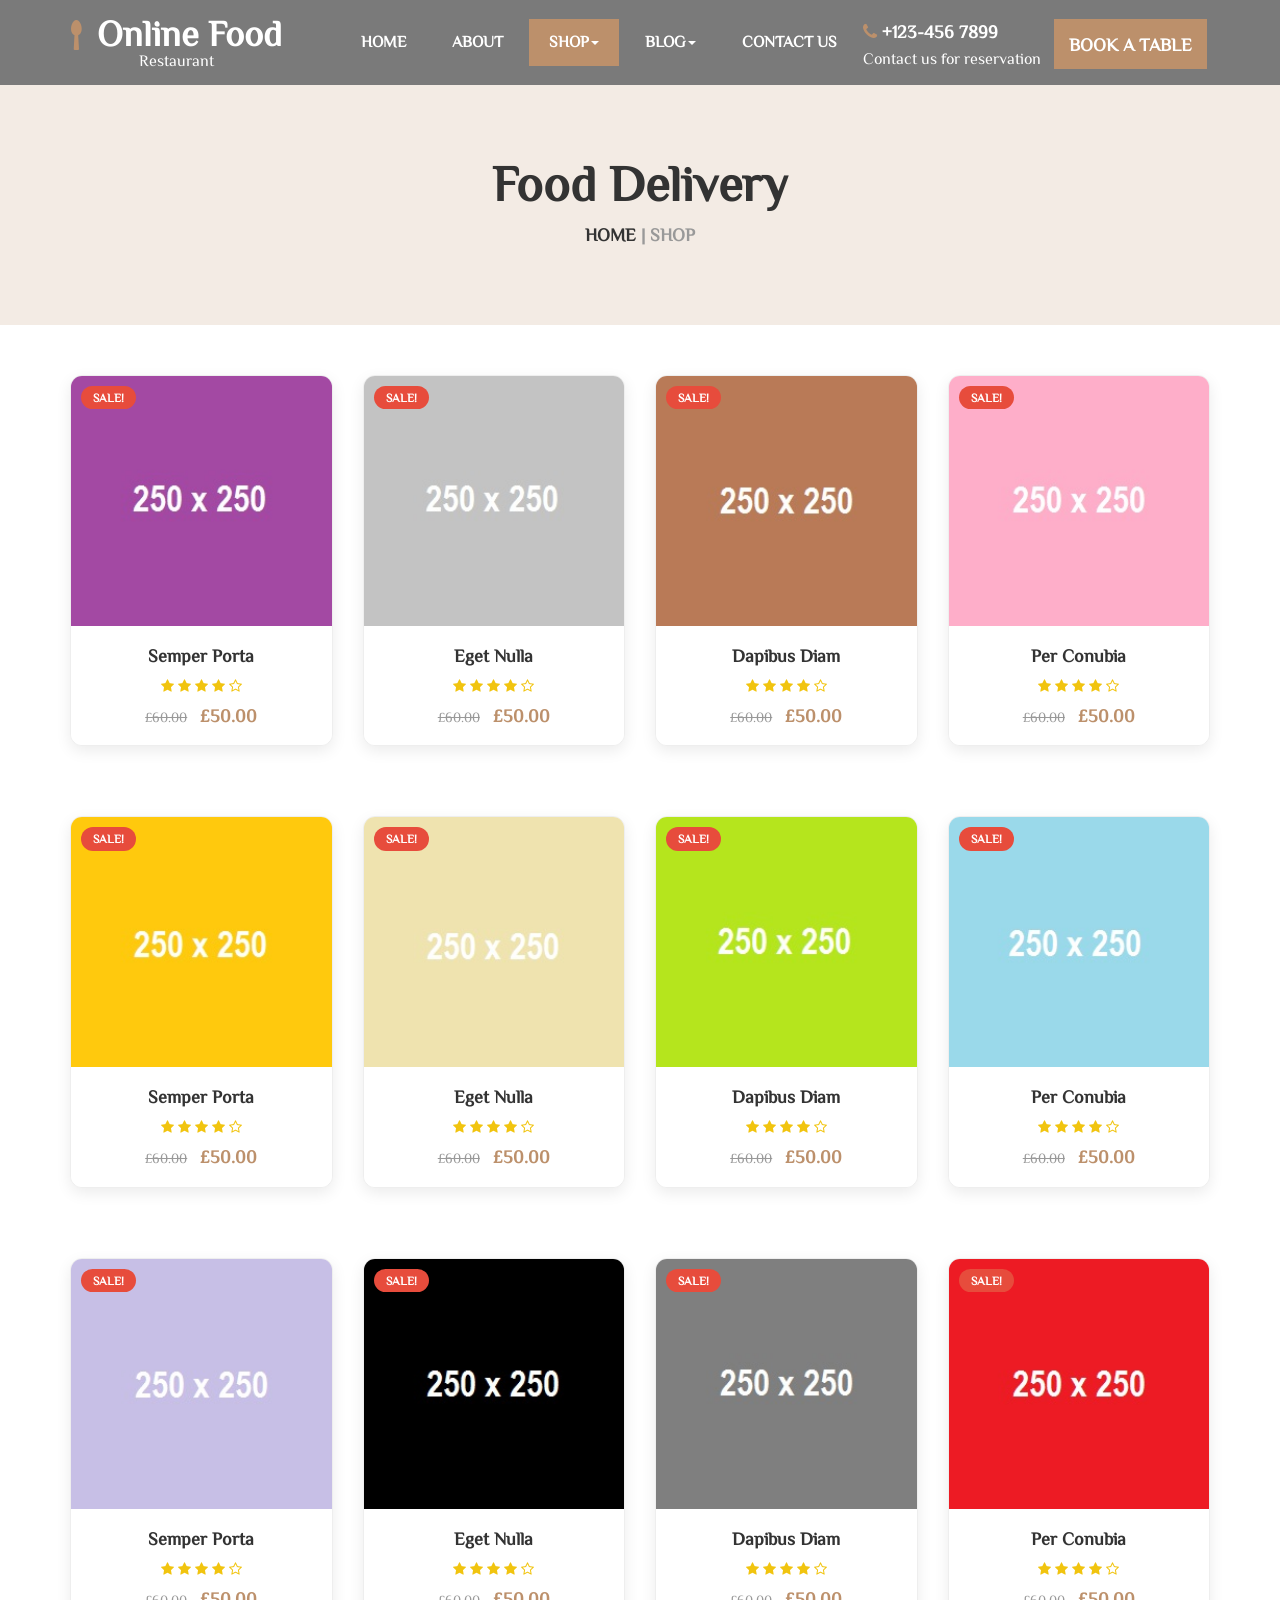
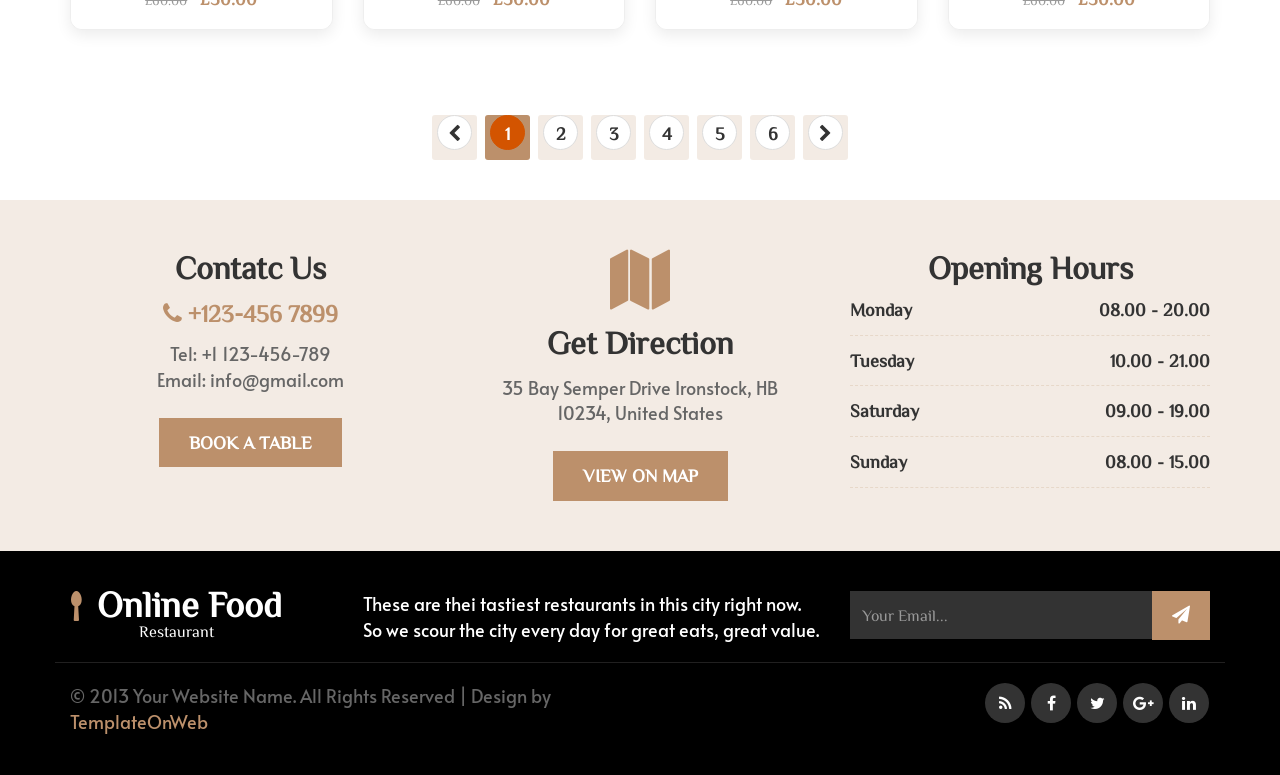
<file: online_food_zip/shop.html>
<!DOCTYPE html>
<html lang="en">
  <head>
    <meta charset="utf-8">
    <meta http-equiv="X-UA-Compatible" content="IE=edge">
    <meta name="viewport" content="width=device-width, initial-scale=1">
    <title>Online Food</title>
	<link href="css/bootstrap.min.css" rel="stylesheet">
	<link href="css/global.css" rel="stylesheet">
	<link href="css/shop.css" rel="stylesheet">
	<link rel="stylesheet" type="text/css" href="css/font-awesome.min.css" />
	<link href="https://fonts.googleapis.com/css?family=Alata&display=swap" rel="stylesheet">
	<link href="https://fonts.googleapis.com/css2?family=ZCOOL+XiaoWei&display=swap" rel="stylesheet">
	<script src="js/jquery-2.1.1.min.js"></script>
    <script src="js/bootstrap.min.js"></script>

  </head>
<body>
<section id="menu" class="clearfix cd-secondary-nav">
	<nav class="navbar nav_t">
		<div class="container">
		    <div class="navbar-header page-scroll">
				<button type="button" class="navbar-toggle" data-toggle="collapse" data-target="#bs-example-navbar-collapse-1">
					<span class="sr-only">Toggle navigation</span>
					<span class="icon-bar"></span>
					<span class="icon-bar"></span>
					<span class="icon-bar"></span>
				</button>
				<a class="navbar-brand" href="index.html"> <i class="fa fa-spoon col_1"></i> Online Food <br> <span class="small_tag">Restaurant</span> </a>
			</div>
			<!-- Brand and toggle get grouped for better mobile display -->
			<!-- Collect the nav links, forms, and other content for toggling -->
			<div class="collapse navbar-collapse" id="bs-example-navbar-collapse-1">
				<ul class="nav navbar-nav nav_m navbar-right">
				<li><a class="m_tag" href="index.html">Home</a></li>
				<li><a class="m_tag" href="about.html">About</a></li>
				<li class="dropdown">
					  <a class="m_tag active_tab" href="#" data-toggle="dropdown" role="button" aria-expanded="false">Shop<span class="caret"></span></a>
					  <ul class="dropdown-menu drop_3" role="menu">
						<li><a href="shop.html">Shop</a></li>
						<li><a class="border_none" href="detail.html">Shop Detail</a></li>
					  </ul>
                    </li>
				<li class="dropdown">
					  <a class="m_tag" href="#" data-toggle="dropdown" role="button" aria-expanded="false">Blog<span class="caret"></span></a>
					  <ul class="dropdown-menu drop_3" role="menu">
						<li><a href="blog.html">Blog</a></li>
						<li><a class="border_none" href="blog_detail.html">Blog Detail</a></li>
					  </ul>
                    </li>
			    <li><a class="m_tag" href="contact.html">Contact Us</a></li>
				<li class="m_tag2 col"><i class="fa fa-phone col_1"></i> +123-456 7899 <br> <span class="normal small_tag">Contact us for reservation</span></li>
				<li><a class="m_tag1 button mgt" href="reserve.html"> BOOK A TABLE</a></li>
			</ul>
			    
			</div>
			<!-- /.navbar-collapse -->
		</div>
		<!-- /.container-fluid -->
	</nav>
	
	</section>

<section id="center" class="center_about"> 
  <div class="container">
   <div class="row">
    <div class="center_about_1 text-center clearfix">
	 <div class="col-sm-12">
	  <h1 class="mgt">Food Delivery</h1>
	  <h5 class="col_2"><a href="#">HOME</a> | SHOP</h5>
	 </div>
	</div>
   </div>
  </div>
</section>

<section id="shop" class="clearfix">
 <div class="container">
  <div class="row">
   <div class="shop_1 mgt clearfix">
    <div class="col-sm-3">
	 <div class="shop_1i clearfix">
	  <div class="shop_1i1 clearfix">
	   <img src="img/13.jpg" class="iw" alt="abc">
	  </div>
	  <div class="shop_1i2 clearfix">
	   <h5 class="mgt">Sale!</h5>
	  </div>
	  <div class="shop_1i3 text-center clearfix">
	   <h5 class="mgt"><a class="button mgt" href="detail.html">Add to Cart</a></h5>
	  </div>
	  <div class="shop_1i4 text-center clearfix">
	    <h4 class="mgt"><a href="detail.html">Semper Porta</a></h4>
		<span class="span_1">
		 <i class="fa fa-star"></i>
		 <i class="fa fa-star"></i>
		 <i class="fa fa-star"></i>
		 <i class="fa fa-star"></i>
		 <i class="fa fa-star-o"></i>
		</span>
		<h6><a class="col_1 bold" href="detail.html"><span>£60.00</span> £50.00</a></h6>
	  </div>
	 </div>
	</div>
	<div class="col-sm-3">
	 <div class="shop_1i clearfix">
	  <div class="shop_1i1 clearfix">
	   <img src="img/14.jpg" class="iw" alt="abc">
	  </div>
	  <div class="shop_1i2 clearfix">
	   <h5 class="mgt">Sale!</h5>
	  </div>
	  <div class="shop_1i3 text-center clearfix">
	   <h5 class="mgt"><a class="button mgt" href="detail.html">Add to Cart</a></h5>
	  </div>
	  <div class="shop_1i4 text-center clearfix">
	    <h4 class="mgt"><a href="detail.html">Eget Nulla</a></h4>
		<span class="span_1">
		 <i class="fa fa-star"></i>
		 <i class="fa fa-star"></i>
		 <i class="fa fa-star"></i>
		 <i class="fa fa-star"></i>
		 <i class="fa fa-star-o"></i>
		</span>
		<h6><a class="col_1 bold" href="detail.html"><span>£60.00</span> £50.00</a></h6>
	  </div>
	 </div>
	</div>
	<div class="col-sm-3">
	 <div class="shop_1i clearfix">
	  <div class="shop_1i1 clearfix">
	   <img src="img/15.jpg" class="iw" alt="abc">
	  </div>
	  <div class="shop_1i2 clearfix">
	   <h5 class="mgt">Sale!</h5>
	  </div>
	  <div class="shop_1i3 text-center clearfix">
	   <h5 class="mgt"><a class="button mgt" href="detail.html">Add to Cart</a></h5>
	  </div>
	  <div class="shop_1i4 text-center clearfix">
	    <h4 class="mgt"><a href="detail.html">Dapibus Diam</a></h4>
		<span class="span_1">
		 <i class="fa fa-star"></i>
		 <i class="fa fa-star"></i>
		 <i class="fa fa-star"></i>
		 <i class="fa fa-star"></i>
		 <i class="fa fa-star-o"></i>
		</span>
		<h6><a class="col_1 bold" href="detail.html"><span>£60.00</span> £50.00</a></h6>
	  </div>
	 </div>
	</div>
	<div class="col-sm-3">
	 <div class="shop_1i clearfix">
	  <div class="shop_1i1 clearfix">
	   <img src="img/16.jpg" class="iw" alt="abc">
	  </div>
	  <div class="shop_1i2 clearfix">
	   <h5 class="mgt">Sale!</h5>
	  </div>
	  <div class="shop_1i3 text-center clearfix">
	   <h5 class="mgt"><a class="button mgt" href="detail.html">Add to Cart</a></h5>
	  </div>
	  <div class="shop_1i4 text-center clearfix">
	    <h4 class="mgt"><a href="detail.html">Per Conubia</a></h4>
		<span class="span_1">
		 <i class="fa fa-star"></i>
		 <i class="fa fa-star"></i>
		 <i class="fa fa-star"></i>
		 <i class="fa fa-star"></i>
		 <i class="fa fa-star-o"></i>
		</span>
		<h6><a class="col_1 bold" href="detail.html"><span>£60.00</span> £50.00</a></h6>
	  </div>
	 </div>
	</div>
   </div>
   <div class="shop_1 clearfix">
    <div class="col-sm-3">
	 <div class="shop_1i clearfix">
	  <div class="shop_1i1 clearfix">
	   <img src="img/17.jpg" class="iw" alt="abc">
	  </div>
	  <div class="shop_1i2 clearfix">
	   <h5 class="mgt">Sale!</h5>
	  </div>
	  <div class="shop_1i3 text-center clearfix">
	   <h5 class="mgt"><a class="button mgt" href="detail.html">Add to Cart</a></h5>
	  </div>
	  <div class="shop_1i4 text-center clearfix">
	    <h4 class="mgt"><a href="detail.html">Semper Porta</a></h4>
		<span class="span_1">
		 <i class="fa fa-star"></i>
		 <i class="fa fa-star"></i>
		 <i class="fa fa-star"></i>
		 <i class="fa fa-star"></i>
		 <i class="fa fa-star-o"></i>
		</span>
		<h6><a class="col_1 bold" href="detail.html"><span>£60.00</span> £50.00</a></h6>
	  </div>
	 </div>
	</div>
	<div class="col-sm-3">
	 <div class="shop_1i clearfix">
	  <div class="shop_1i1 clearfix">
	   <img src="img/18.jpg" class="iw" alt="abc">
	  </div>
	  <div class="shop_1i2 clearfix">
	   <h5 class="mgt">Sale!</h5>
	  </div>
	  <div class="shop_1i3 text-center clearfix">
	   <h5 class="mgt"><a class="button mgt" href="detail.html">Add to Cart</a></h5>
	  </div>
	  <div class="shop_1i4 text-center clearfix">
	    <h4 class="mgt"><a href="detail.html">Eget Nulla</a></h4>
		<span class="span_1">
		 <i class="fa fa-star"></i>
		 <i class="fa fa-star"></i>
		 <i class="fa fa-star"></i>
		 <i class="fa fa-star"></i>
		 <i class="fa fa-star-o"></i>
		</span>
		<h6><a class="col_1 bold" href="detail.html"><span>£60.00</span> £50.00</a></h6>
	  </div>
	 </div>
	</div>
	<div class="col-sm-3">
	 <div class="shop_1i clearfix">
	  <div class="shop_1i1 clearfix">
	   <img src="img/19.jpg" class="iw" alt="abc">
	  </div>
	  <div class="shop_1i2 clearfix">
	   <h5 class="mgt">Sale!</h5>
	  </div>
	  <div class="shop_1i3 text-center clearfix">
	   <h5 class="mgt"><a class="button mgt" href="detail.html">Add to Cart</a></h5>
	  </div>
	  <div class="shop_1i4 text-center clearfix">
	    <h4 class="mgt"><a href="detail.html">Dapibus Diam</a></h4>
		<span class="span_1">
		 <i class="fa fa-star"></i>
		 <i class="fa fa-star"></i>
		 <i class="fa fa-star"></i>
		 <i class="fa fa-star"></i>
		 <i class="fa fa-star-o"></i>
		</span>
		<h6><a class="col_1 bold" href="detail.html"><span>£60.00</span> £50.00</a></h6>
	  </div>
	 </div>
	</div>
	<div class="col-sm-3">
	 <div class="shop_1i clearfix">
	  <div class="shop_1i1 clearfix">
	   <img src="img/20.jpg" class="iw" alt="abc">
	  </div>
	  <div class="shop_1i2 clearfix">
	   <h5 class="mgt">Sale!</h5>
	  </div>
	  <div class="shop_1i3 text-center clearfix">
	   <h5 class="mgt"><a class="button mgt" href="detail.html">Add to Cart</a></h5>
	  </div>
	  <div class="shop_1i4 text-center clearfix">
	    <h4 class="mgt"><a href="detail.html">Per Conubia</a></h4>
		<span class="span_1">
		 <i class="fa fa-star"></i>
		 <i class="fa fa-star"></i>
		 <i class="fa fa-star"></i>
		 <i class="fa fa-star"></i>
		 <i class="fa fa-star-o"></i>
		</span>
		<h6><a class="col_1 bold" href="detail.html"><span>£60.00</span> £50.00</a></h6>
	  </div>
	 </div>
	</div>
   </div>
   <div class="shop_1 clearfix">
    <div class="col-sm-3">
	 <div class="shop_1i clearfix">
	  <div class="shop_1i1 clearfix">
	   <img src="img/21.jpg" class="iw" alt="abc">
	  </div>
	  <div class="shop_1i2 clearfix">
	   <h5 class="mgt">Sale!</h5>
	  </div>
	  <div class="shop_1i3 text-center clearfix">
	   <h5 class="mgt"><a class="button mgt" href="detail.html">Add to Cart</a></h5>
	  </div>
	  <div class="shop_1i4 text-center clearfix">
	    <h4 class="mgt"><a href="detail.html">Semper Porta</a></h4>
		<span class="span_1">
		 <i class="fa fa-star"></i>
		 <i class="fa fa-star"></i>
		 <i class="fa fa-star"></i>
		 <i class="fa fa-star"></i>
		 <i class="fa fa-star-o"></i>
		</span>
		<h6><a class="col_1 bold" href="detail.html"><span>£60.00</span> £50.00</a></h6>
	  </div>
	 </div>
	</div>
	<div class="col-sm-3">
	 <div class="shop_1i clearfix">
	  <div class="shop_1i1 clearfix">
	   <img src="img/22.jpg" class="iw" alt="abc">
	  </div>
	  <div class="shop_1i2 clearfix">
	   <h5 class="mgt">Sale!</h5>
	  </div>
	  <div class="shop_1i3 text-center clearfix">
	   <h5 class="mgt"><a class="button mgt" href="detail.html">Add to Cart</a></h5>
	  </div>
	  <div class="shop_1i4 text-center clearfix">
	    <h4 class="mgt"><a href="detail.html">Eget Nulla</a></h4>
		<span class="span_1">
		 <i class="fa fa-star"></i>
		 <i class="fa fa-star"></i>
		 <i class="fa fa-star"></i>
		 <i class="fa fa-star"></i>
		 <i class="fa fa-star-o"></i>
		</span>
		<h6><a class="col_1 bold" href="detail.html"><span>£60.00</span> £50.00</a></h6>
	  </div>
	 </div>
	</div>
	<div class="col-sm-3">
	 <div class="shop_1i clearfix">
	  <div class="shop_1i1 clearfix">
	   <img src="img/23.jpg" class="iw" alt="abc">
	  </div>
	  <div class="shop_1i2 clearfix">
	   <h5 class="mgt">Sale!</h5>
	  </div>
	  <div class="shop_1i3 text-center clearfix">
	   <h5 class="mgt"><a class="button mgt" href="detail.html">Add to Cart</a></h5>
	  </div>
	  <div class="shop_1i4 text-center clearfix">
	    <h4 class="mgt"><a href="detail.html">Dapibus Diam</a></h4>
		<span class="span_1">
		 <i class="fa fa-star"></i>
		 <i class="fa fa-star"></i>
		 <i class="fa fa-star"></i>
		 <i class="fa fa-star"></i>
		 <i class="fa fa-star-o"></i>
		</span>
		<h6><a class="col_1 bold" href="detail.html"><span>£60.00</span> £50.00</a></h6>
	  </div>
	 </div>
	</div>
	<div class="col-sm-3">
	 <div class="shop_1i clearfix">
	  <div class="shop_1i1 clearfix">
	   <img src="img/25.jpg" class="iw" alt="abc">
	  </div>
	  <div class="shop_1i2 clearfix">
	   <h5 class="mgt">Sale!</h5>
	  </div>
	  <div class="shop_1i3 text-center clearfix">
	   <h5 class="mgt"><a class="button mgt" href="detail.html">Add to Cart</a></h5>
	  </div>
	  <div class="shop_1i4 text-center clearfix">
	    <h4 class="mgt"><a href="detail.html">Per Conubia</a></h4>
		<span class="span_1">
		 <i class="fa fa-star"></i>
		 <i class="fa fa-star"></i>
		 <i class="fa fa-star"></i>
		 <i class="fa fa-star"></i>
		 <i class="fa fa-star-o"></i>
		</span>
		<h6><a class="col_1 bold" href="detail.html"><span>£60.00</span> £50.00</a></h6>
	  </div>
	 </div>
	</div>
   </div>   
   <div class="product_1_last text-center clearfix">
	  <div class="col-sm-12">
	   <ul>
	    <li><a href="detail.html"><i class="fa fa-chevron-left"></i></a></li>
	    <li class="act"><a href="detail.html">1</a></li>
		<li><a href="detail.html">2</a></li>
		<li><a href="detail.html">3</a></li>
		<li><a href="detail.html">4</a></li>
		<li><a href="detail.html">5</a></li>
		<li><a href="detail.html">6</a></li>
		<li><a href="detail.html"><i class="fa fa-chevron-right"></i></a></li>
	   </ul>
	  </div>
	 </div>
  </div>
 </div>
</section>

<section id="contact_h" class="clearfix">
 <div class="container">
  <div class="row">
    <div class="contact_h1 clearfix">
	 <div class="col-sm-4">
	  <div class="contact_h1l text-center clearfix">
	   <h3 class="mgt">Contatc Us</h3>
	   <h4 class="col_1"><i class="fa fa-phone"></i> +123-456 7899</h4>
	   <p>Tel: +1 123-456-789 <br>
Email: info@gmail.com</p>
       <h5><a class="button" href="#">BOOK A TABLE</a></h5>
	  </div>
	 </div>
	 <div class="col-sm-4">
	  <div class="contact_h1m text-center clearfix">
	   <span class="span_1 col_1"><i class="fa fa-map"></i></span>
	   <h3>Get Direction</h3>
	   <p> 35 Bay Semper Drive Ironstock, HB <br>10234, United States</p>
       <h5><a class="button" href="#">VIEW ON MAP</a></h5>
	  </div>
	 </div>
	 <div class="col-sm-4">
	  <div class="contact_h1r text-center clearfix">
	   <h3 class="mgt">Opening Hours</h3>
       <h5 class="text-left">Monday <span class="pull-right span_2">08.00 - 20.00</span></h5>
	   <h5 class="text-left">Tuesday <span class="pull-right span_2">10.00 - 21.00</span></h5>
	   <h5 class="text-left">Saturday <span class="pull-right span_2">09.00 - 19.00</span></h5>
	   <h5 class="text-left">Sunday <span class="pull-right span_2">08.00 - 15.00</span></h5>
	  </div>
	 </div>
	</div>
  </div>
 </div> 
</section>

<section id="footer" class="clearfix">
 <div class="container">
  <div class="row">
    <div class="footer_1 clearfix">
     <div class="col-sm-3">
	  <div class="footer_1l clearfix">
	    <a class="navbar-brand" href="index.html"> <i class="fa fa-spoon col_1"></i> Online Food <br> <span class="small_tag">Restaurant</span> </a>
	  </div>
	 </div>
	 <div class="col-sm-5">
	  <div class="footer_1m clearfix">
	    <p class="mgt col">These are thei tastiest restaurants in this city right now. So we scour the city every day for great eats, great value.</p>
	  </div>
	 </div>
	 <div class="col-sm-4">
	  <div class="footer_1r clearfix">
	    <div class="input-group">
					<input type="text" class="form-control form_2" placeholder="Your Email...">
					<span class="input-group-btn">
						<button class="btn btn-primary" type="button">
							<i class="fa fa-paper-plane"></i></button>
					</span>
      </div>
	  </div>
	 </div>
	</div>
	<div class="footer_2 clearfix">
     <div class="col-sm-6">
	  <div class="footer_2l clearfix">
	    <p class="mgt">© 2013 Your Website Name. All Rights Reserved | Design by <a class="col_1" href="http://www.templateonweb.com">TemplateOnWeb</a></p>
	  </div>
	 </div>
     <div class="col-sm-6">
	  <div class="footer_2r text-right clearfix">
	    <ul class="social-network social-circle mgt">
			<li><a href="#" class="icoRss" title="Rss"><i class="fa fa-rss"></i></a></li>
			<li><a href="#" class="icoFacebook" title="Facebook"><i class="fa fa-facebook"></i></a></li>
			<li><a href="#" class="icoTwitter" title="Twitter"><i class="fa fa-twitter"></i></a></li>
			<li><a href="#" class="icoGoogle" title="Google +"><i class="fa fa-google-plus"></i></a></li>
			<li><a href="#" class="icoLinkedin" title="Linkedin"><i class="fa fa-linkedin"></i></a></li>
        </ul>
	  </div>
	 </div>
	</div>
  </div>
 </div> 
</section>

<script>
$(document).ready(function(){
	/*****Fixed Menu******/
	var secondaryNav = $('.cd-secondary-nav'),
	   secondaryNavTopPosition = secondaryNav.offset().top;
		$(window).on('scroll', function(){
			if($(window).scrollTop() > secondaryNavTopPosition ) {
				secondaryNav.addClass('is-fixed');	
			} else {
				secondaryNav.removeClass('is-fixed');
			}
		});	
		
});
</script>

</body>
 
</html>
</file>
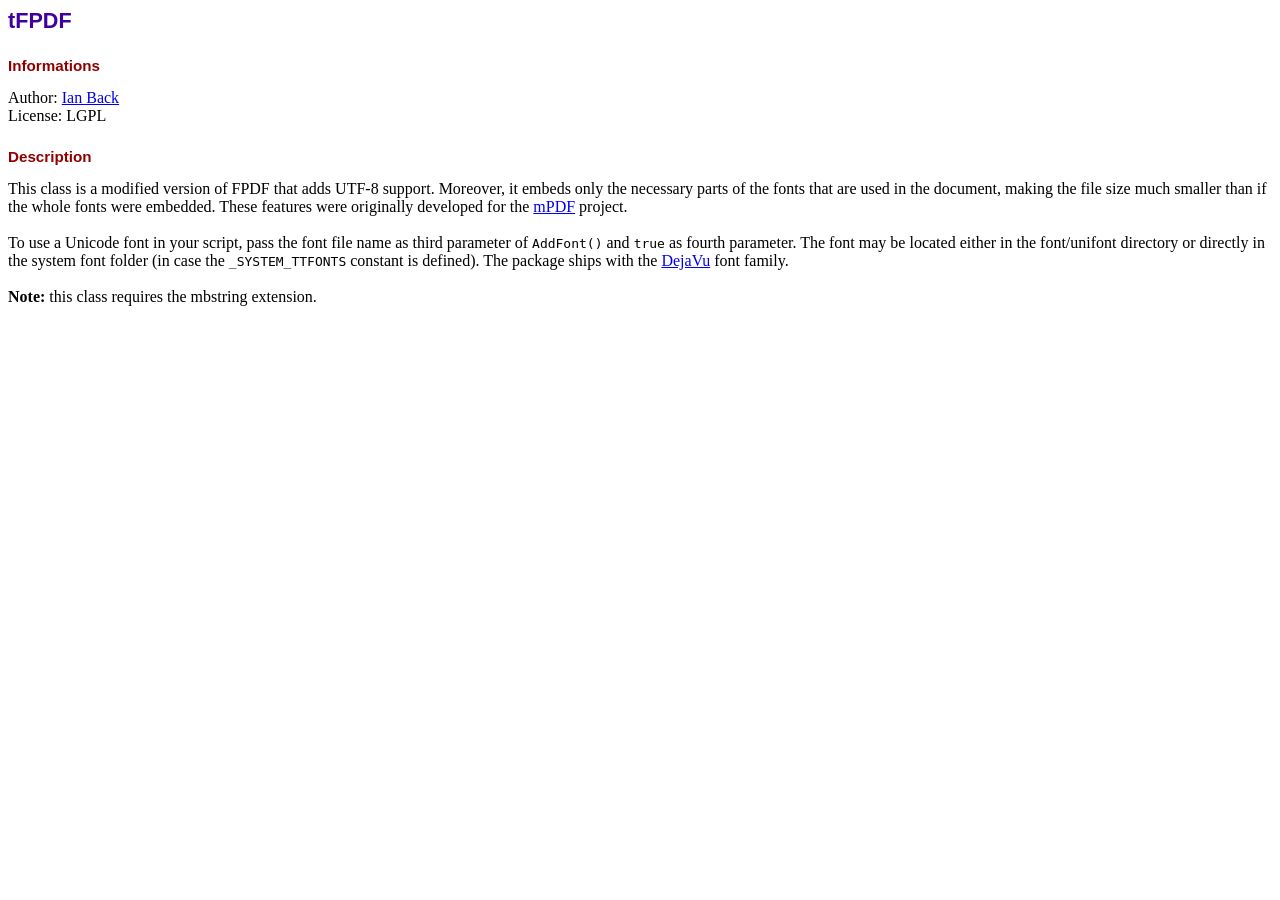
<file: tfpdf/info.htm>
<!DOCTYPE html PUBLIC "-//W3C//DTD HTML 4.01 Transitional//EN">
<html>
<head>
<meta http-equiv="Content-Type" content="text/html; charset=UTF-8">
<title>tFPDF</title>
<style type="text/css">
body {font-family:"Times New Roman",serif}
h1 {font:bold 135% Arial,sans-serif; color:#4000A0; margin-bottom:0.9em}
h2 {font:bold 95% Arial,sans-serif; color:#900000; margin-top:1.5em; margin-bottom:1em}
</style>
</head>
<body>
<h1>tFPDF</h1>
<h2>Informations</h2>
Author: <a href="mailto:ian@bpm1.com?subject=tFPDF">Ian Back</a><br>
License: LGPL
<h2>Description</h2>
This class is a modified version of FPDF that adds UTF-8 support. Moreover, it embeds only
the necessary parts of the fonts that are used in the document, making the file size much
smaller than if the whole fonts were embedded. These features were originally developed
for the <a href="https://mpdf.github.io/" target="_blank">mPDF</a> project.<br>
<br>
To use a Unicode font in your script, pass the font file name as third parameter of
<code>AddFont()</code> and <code>true</code> as fourth parameter. The font may be located
either in the font/unifont directory or directly in the system font folder (in case the
<code>_SYSTEM_TTFONTS</code> constant is defined).
The package ships with the <a href="https://dejavu-fonts.github.io/" target="_blank">DejaVu</a>
font family.<br>
<br>
<strong>Note:</strong> this class requires the mbstring extension.
</body>
</html>
</file>
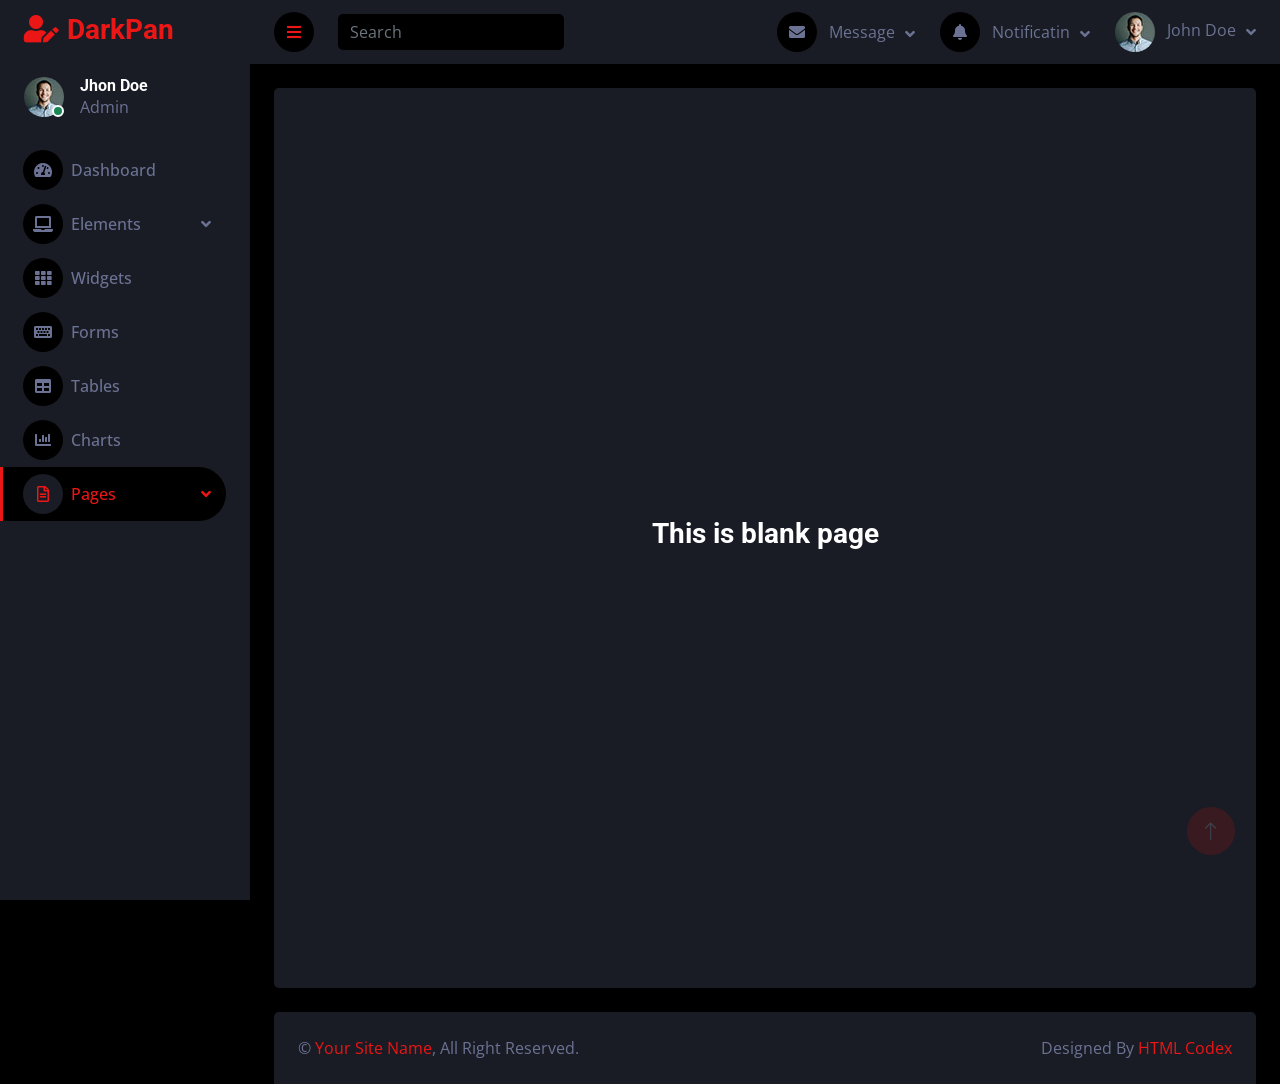
<file: Admin/bootstrap-5-admin-template/blank.html>
<!DOCTYPE html>
<html lang="en">

<head>
    <meta charset="utf-8">
    <title>DarkPan - Bootstrap 5 Admin Template</title>
    <meta content="width=device-width, initial-scale=1.0" name="viewport">
    <meta content="" name="keywords">
    <meta content="" name="description">

    <!-- Favicon -->
    <link href="img/favicon.ico" rel="icon">

    <!-- Google Web Fonts -->
    <link rel="preconnect" href="https://fonts.googleapis.com">
    <link rel="preconnect" href="https://fonts.gstatic.com" crossorigin>
    <link href="https://fonts.googleapis.com/css2?family=Open+Sans:wght@400;600&family=Roboto:wght@500;700&display=swap" rel="stylesheet"> 
    
    <!-- Icon Font Stylesheet -->
    <link href="https://cdnjs.cloudflare.com/ajax/libs/font-awesome/5.10.0/css/all.min.css" rel="stylesheet">
    <link href="https://cdn.jsdelivr.net/npm/bootstrap-icons@1.4.1/font/bootstrap-icons.css" rel="stylesheet">

    <!-- Libraries Stylesheet -->
    <link href="lib/owlcarousel/assets/owl.carousel.min.css" rel="stylesheet">
    <link href="lib/tempusdominus/css/tempusdominus-bootstrap-4.min.css" rel="stylesheet" />

    <!-- Customized Bootstrap Stylesheet -->
    <link href="css/bootstrap.min.css" rel="stylesheet">

    <!-- Template Stylesheet -->
    <link href="css/style.css" rel="stylesheet">
</head>

<body>
    <div class="container-fluid position-relative d-flex p-0">
        <!-- Spinner Start -->
        <div id="spinner" class="show bg-dark position-fixed translate-middle w-100 vh-100 top-50 start-50 d-flex align-items-center justify-content-center">
            <div class="spinner-border text-primary" style="width: 3rem; height: 3rem;" role="status">
                <span class="sr-only">Loading...</span>
            </div>
        </div>
        <!-- Spinner End -->


        <!-- Sidebar Start -->
        <div class="sidebar pe-4 pb-3">
            <nav class="navbar bg-secondary navbar-dark">
                <a href="index.html" class="navbar-brand mx-4 mb-3">
                    <h3 class="text-primary"><i class="fa fa-user-edit me-2"></i>DarkPan</h3>
                </a>
                <div class="d-flex align-items-center ms-4 mb-4">
                    <div class="position-relative">
                        <img class="rounded-circle" src="img/user.jpg" alt="" style="width: 40px; height: 40px;">
                        <div class="bg-success rounded-circle border border-2 border-white position-absolute end-0 bottom-0 p-1"></div>
                    </div>
                    <div class="ms-3">
                        <h6 class="mb-0">Jhon Doe</h6>
                        <span>Admin</span>
                    </div>
                </div>
                <div class="navbar-nav w-100">
                    <a href="index.html" class="nav-item nav-link"><i class="fa fa-tachometer-alt me-2"></i>Dashboard</a>
                    <div class="nav-item dropdown">
                        <a href="#" class="nav-link dropdown-toggle" data-bs-toggle="dropdown"><i class="fa fa-laptop me-2"></i>Elements</a>
                        <div class="dropdown-menu bg-transparent border-0">
                            <a href="button.html" class="dropdown-item">Buttons</a>
                            <a href="typography.html" class="dropdown-item">Typography</a>
                            <a href="element.html" class="dropdown-item">Other Elements</a>
                        </div>
                    </div>
                    <a href="widget.html" class="nav-item nav-link"><i class="fa fa-th me-2"></i>Widgets</a>
                    <a href="form.html" class="nav-item nav-link"><i class="fa fa-keyboard me-2"></i>Forms</a>
                    <a href="table.html" class="nav-item nav-link"><i class="fa fa-table me-2"></i>Tables</a>
                    <a href="chart.html" class="nav-item nav-link"><i class="fa fa-chart-bar me-2"></i>Charts</a>
                    <div class="nav-item dropdown">
                        <a href="#" class="nav-link dropdown-toggle active" data-bs-toggle="dropdown"><i class="far fa-file-alt me-2"></i>Pages</a>
                        <div class="dropdown-menu bg-transparent border-0">
                            <a href="signin.html" class="dropdown-item">Sign In</a>
                            <a href="signup.html" class="dropdown-item">Sign Up</a>
                            <a href="404.html" class="dropdown-item">404 Error</a>
                            <a href="blank.html" class="dropdown-item active">Blank Page</a>
                        </div>
                    </div>
                </div>
            </nav>
        </div>
        <!-- Sidebar End -->


        <!-- Content Start -->
        <div class="content">
            <!-- Navbar Start -->
            <nav class="navbar navbar-expand bg-secondary navbar-dark sticky-top px-4 py-0">
                <a href="index.html" class="navbar-brand d-flex d-lg-none me-4">
                    <h2 class="text-primary mb-0"><i class="fa fa-user-edit"></i></h2>
                </a>
                <a href="#" class="sidebar-toggler flex-shrink-0">
                    <i class="fa fa-bars"></i>
                </a>
                <form class="d-none d-md-flex ms-4">
                    <input class="form-control bg-dark border-0" type="search" placeholder="Search">
                </form>
                <div class="navbar-nav align-items-center ms-auto">
                    <div class="nav-item dropdown">
                        <a href="#" class="nav-link dropdown-toggle" data-bs-toggle="dropdown">
                            <i class="fa fa-envelope me-lg-2"></i>
                            <span class="d-none d-lg-inline-flex">Message</span>
                        </a>
                        <div class="dropdown-menu dropdown-menu-end bg-secondary border-0 rounded-0 rounded-bottom m-0">
                            <a href="#" class="dropdown-item">
                                <div class="d-flex align-items-center">
                                    <img class="rounded-circle" src="img/user.jpg" alt="" style="width: 40px; height: 40px;">
                                    <div class="ms-2">
                                        <h6 class="fw-normal mb-0">Jhon send you a message</h6>
                                        <small>15 minutes ago</small>
                                    </div>
                                </div>
                            </a>
                            <hr class="dropdown-divider">
                            <a href="#" class="dropdown-item">
                                <div class="d-flex align-items-center">
                                    <img class="rounded-circle" src="img/user.jpg" alt="" style="width: 40px; height: 40px;">
                                    <div class="ms-2">
                                        <h6 class="fw-normal mb-0">Jhon send you a message</h6>
                                        <small>15 minutes ago</small>
                                    </div>
                                </div>
                            </a>
                            <hr class="dropdown-divider">
                            <a href="#" class="dropdown-item">
                                <div class="d-flex align-items-center">
                                    <img class="rounded-circle" src="img/user.jpg" alt="" style="width: 40px; height: 40px;">
                                    <div class="ms-2">
                                        <h6 class="fw-normal mb-0">Jhon send you a message</h6>
                                        <small>15 minutes ago</small>
                                    </div>
                                </div>
                            </a>
                            <hr class="dropdown-divider">
                            <a href="#" class="dropdown-item text-center">See all message</a>
                        </div>
                    </div>
                    <div class="nav-item dropdown">
                        <a href="#" class="nav-link dropdown-toggle" data-bs-toggle="dropdown">
                            <i class="fa fa-bell me-lg-2"></i>
                            <span class="d-none d-lg-inline-flex">Notificatin</span>
                        </a>
                        <div class="dropdown-menu dropdown-menu-end bg-secondary border-0 rounded-0 rounded-bottom m-0">
                            <a href="#" class="dropdown-item">
                                <h6 class="fw-normal mb-0">Profile updated</h6>
                                <small>15 minutes ago</small>
                            </a>
                            <hr class="dropdown-divider">
                            <a href="#" class="dropdown-item">
                                <h6 class="fw-normal mb-0">New user added</h6>
                                <small>15 minutes ago</small>
                            </a>
                            <hr class="dropdown-divider">
                            <a href="#" class="dropdown-item">
                                <h6 class="fw-normal mb-0">Password changed</h6>
                                <small>15 minutes ago</small>
                            </a>
                            <hr class="dropdown-divider">
                            <a href="#" class="dropdown-item text-center">See all notifications</a>
                        </div>
                    </div>
                    <div class="nav-item dropdown">
                        <a href="#" class="nav-link dropdown-toggle" data-bs-toggle="dropdown">
                            <img class="rounded-circle me-lg-2" src="img/user.jpg" alt="" style="width: 40px; height: 40px;">
                            <span class="d-none d-lg-inline-flex">John Doe</span>
                        </a>
                        <div class="dropdown-menu dropdown-menu-end bg-secondary border-0 rounded-0 rounded-bottom m-0">
                            <a href="#" class="dropdown-item">My Profile</a>
                            <a href="#" class="dropdown-item">Settings</a>
                            <a href="#" class="dropdown-item">Log Out</a>
                        </div>
                    </div>
                </div>
            </nav>
            <!-- Navbar End -->


            <!-- Blank Start -->
            <div class="container-fluid pt-4 px-4">
                <div class="row vh-100 bg-secondary rounded align-items-center justify-content-center mx-0">
                    <div class="col-md-6 text-center">
                        <h3>This is blank page</h3>
                    </div>
                </div>
            </div>
            <!-- Blank End -->


            <!-- Footer Start -->
            <div class="container-fluid pt-4 px-4">
                <div class="bg-secondary rounded-top p-4">
                    <div class="row">
                        <div class="col-12 col-sm-6 text-center text-sm-start">
                            &copy; <a href="#">Your Site Name</a>, All Right Reserved. 
                        </div>
                        <div class="col-12 col-sm-6 text-center text-sm-end">
                            <!--/*** This template is free as long as you keep the footer author’s credit link/attribution link/backlink. If you'd like to use the template without the footer author’s credit link/attribution link/backlink, you can purchase the Credit Removal License from "https://htmlcodex.com/credit-removal". Thank you for your support. ***/-->
                            Designed By <a href="https://htmlcodex.com">HTML Codex</a>
                        </div>
                    </div>
                </div>
            </div>
            <!-- Footer End -->
        </div>
        <!-- Content End -->


        <!-- Back to Top -->
        <a href="#" class="btn btn-lg btn-primary btn-lg-square back-to-top"><i class="bi bi-arrow-up"></i></a>
    </div>

    <!-- JavaScript Libraries -->
    <script src="https://code.jquery.com/jquery-3.4.1.min.js"></script>
    <script src="https://cdn.jsdelivr.net/npm/bootstrap@5.0.0/dist/js/bootstrap.bundle.min.js"></script>
    <script src="lib/chart/chart.min.js"></script>
    <script src="lib/easing/easing.min.js"></script>
    <script src="lib/waypoints/waypoints.min.js"></script>
    <script src="lib/owlcarousel/owl.carousel.min.js"></script>
    <script src="lib/tempusdominus/js/moment.min.js"></script>
    <script src="lib/tempusdominus/js/moment-timezone.min.js"></script>
    <script src="lib/tempusdominus/js/tempusdominus-bootstrap-4.min.js"></script>

    <!-- Template Javascript -->
    <script src="js/main.js"></script>
</body>

</html>
</file>
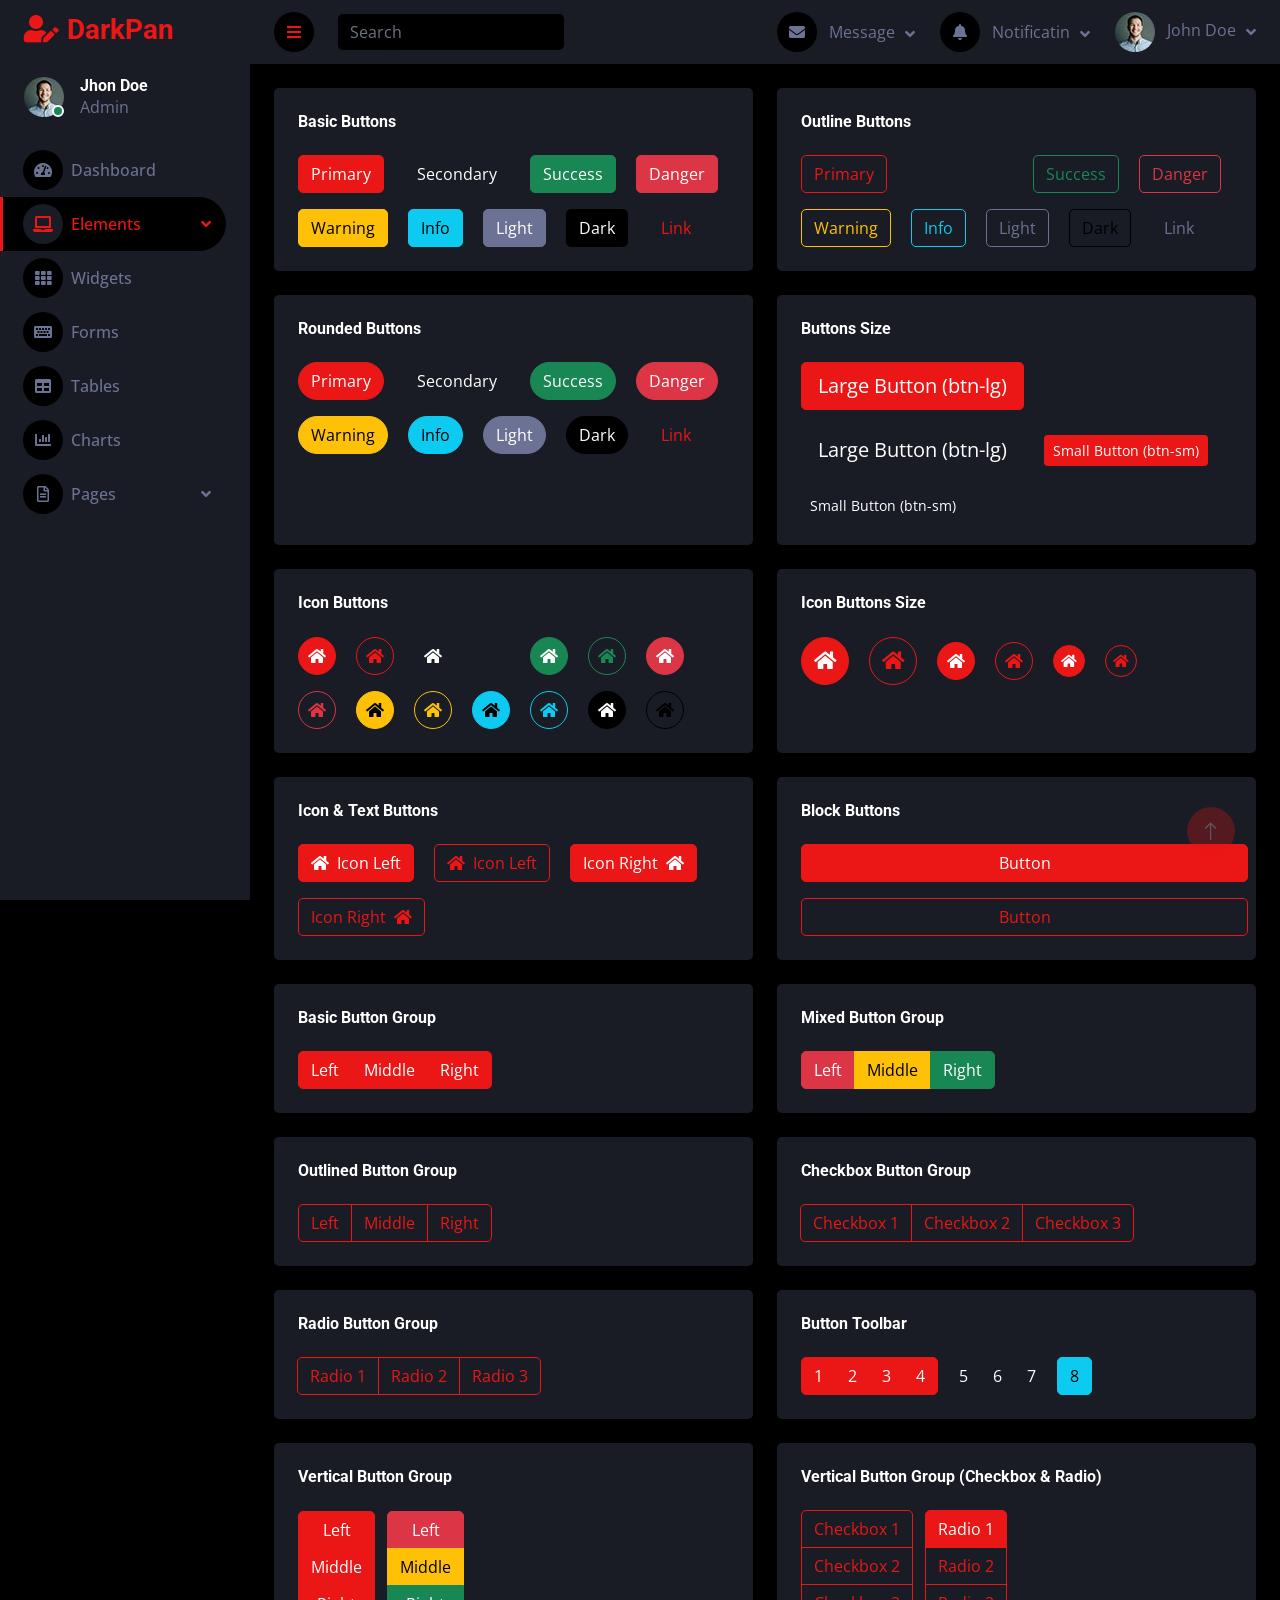
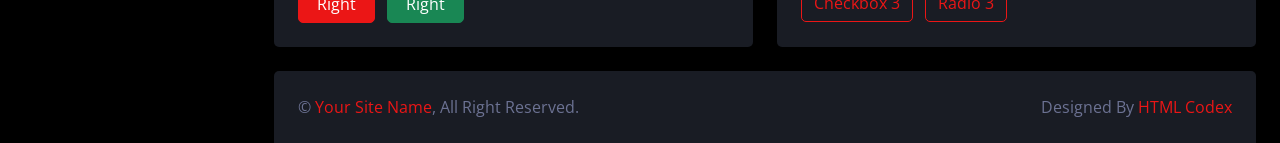
<file: Admin/bootstrap-5-admin-template/button.html>
<!DOCTYPE html>
<html lang="en">

<head>
    <meta charset="utf-8">
    <title>DarkPan - Bootstrap 5 Admin Template</title>
    <meta content="width=device-width, initial-scale=1.0" name="viewport">
    <meta content="" name="keywords">
    <meta content="" name="description">

    <!-- Favicon -->
    <link href="img/favicon.ico" rel="icon">

    <!-- Google Web Fonts -->
    <link rel="preconnect" href="https://fonts.googleapis.com">
    <link rel="preconnect" href="https://fonts.gstatic.com" crossorigin>
    <link href="https://fonts.googleapis.com/css2?family=Open+Sans:wght@400;600&family=Roboto:wght@500;700&display=swap" rel="stylesheet"> 
    
    <!-- Icon Font Stylesheet -->
    <link href="https://cdnjs.cloudflare.com/ajax/libs/font-awesome/5.10.0/css/all.min.css" rel="stylesheet">
    <link href="https://cdn.jsdelivr.net/npm/bootstrap-icons@1.4.1/font/bootstrap-icons.css" rel="stylesheet">

    <!-- Libraries Stylesheet -->
    <link href="lib/owlcarousel/assets/owl.carousel.min.css" rel="stylesheet">
    <link href="lib/tempusdominus/css/tempusdominus-bootstrap-4.min.css" rel="stylesheet" />

    <!-- Customized Bootstrap Stylesheet -->
    <link href="css/bootstrap.min.css" rel="stylesheet">

    <!-- Template Stylesheet -->
    <link href="css/style.css" rel="stylesheet">
</head>

<body>
    <div class="container-fluid position-relative d-flex p-0">
        <!-- Spinner Start -->
        <div id="spinner" class="show bg-dark position-fixed translate-middle w-100 vh-100 top-50 start-50 d-flex align-items-center justify-content-center">
            <div class="spinner-border text-primary" style="width: 3rem; height: 3rem;" role="status">
                <span class="sr-only">Loading...</span>
            </div>
        </div>
        <!-- Spinner End -->


        <!-- Sidebar Start -->
        <div class="sidebar pe-4 pb-3">
            <nav class="navbar bg-secondary navbar-dark">
                <a href="index.html" class="navbar-brand mx-4 mb-3">
                    <h3 class="text-primary"><i class="fa fa-user-edit me-2"></i>DarkPan</h3>
                </a>
                <div class="d-flex align-items-center ms-4 mb-4">
                    <div class="position-relative">
                        <img class="rounded-circle" src="img/user.jpg" alt="" style="width: 40px; height: 40px;">
                        <div class="bg-success rounded-circle border border-2 border-white position-absolute end-0 bottom-0 p-1"></div>
                    </div>
                    <div class="ms-3">
                        <h6 class="mb-0">Jhon Doe</h6>
                        <span>Admin</span>
                    </div>
                </div>
                <div class="navbar-nav w-100">
                    <a href="index.html" class="nav-item nav-link"><i class="fa fa-tachometer-alt me-2"></i>Dashboard</a>
                    <div class="nav-item dropdown">
                        <a href="#" class="nav-link dropdown-toggle active" data-bs-toggle="dropdown"><i class="fa fa-laptop me-2"></i>Elements</a>
                        <div class="dropdown-menu bg-transparent border-0">
                            <a href="button.html" class="dropdown-item active">Buttons</a>
                            <a href="typography.html" class="dropdown-item">Typography</a>
                            <a href="element.html" class="dropdown-item">Other Elements</a>
                        </div>
                    </div>
                    <a href="widget.html" class="nav-item nav-link"><i class="fa fa-th me-2"></i>Widgets</a>
                    <a href="form.html" class="nav-item nav-link"><i class="fa fa-keyboard me-2"></i>Forms</a>
                    <a href="table.html" class="nav-item nav-link"><i class="fa fa-table me-2"></i>Tables</a>
                    <a href="chart.html" class="nav-item nav-link"><i class="fa fa-chart-bar me-2"></i>Charts</a>
                    <div class="nav-item dropdown">
                        <a href="#" class="nav-link dropdown-toggle" data-bs-toggle="dropdown"><i class="far fa-file-alt me-2"></i>Pages</a>
                        <div class="dropdown-menu bg-transparent border-0">
                            <a href="signin.html" class="dropdown-item">Sign In</a>
                            <a href="signup.html" class="dropdown-item">Sign Up</a>
                            <a href="404.html" class="dropdown-item">404 Error</a>
                            <a href="blank.html" class="dropdown-item">Blank Page</a>
                        </div>
                    </div>
                </div>
            </nav>
        </div>
        <!-- Sidebar End -->


        <!-- Content Start -->
        <div class="content">
            <!-- Navbar Start -->
            <nav class="navbar navbar-expand bg-secondary navbar-dark sticky-top px-4 py-0">
                <a href="index.html" class="navbar-brand d-flex d-lg-none me-4">
                    <h2 class="text-primary mb-0"><i class="fa fa-user-edit"></i></h2>
                </a>
                <a href="#" class="sidebar-toggler flex-shrink-0">
                    <i class="fa fa-bars"></i>
                </a>
                <form class="d-none d-md-flex ms-4">
                    <input class="form-control bg-dark border-0" type="search" placeholder="Search">
                </form>
                <div class="navbar-nav align-items-center ms-auto">
                    <div class="nav-item dropdown">
                        <a href="#" class="nav-link dropdown-toggle" data-bs-toggle="dropdown">
                            <i class="fa fa-envelope me-lg-2"></i>
                            <span class="d-none d-lg-inline-flex">Message</span>
                        </a>
                        <div class="dropdown-menu dropdown-menu-end bg-secondary border-0 rounded-0 rounded-bottom m-0">
                            <a href="#" class="dropdown-item">
                                <div class="d-flex align-items-center">
                                    <img class="rounded-circle" src="img/user.jpg" alt="" style="width: 40px; height: 40px;">
                                    <div class="ms-2">
                                        <h6 class="fw-normal mb-0">Jhon send you a message</h6>
                                        <small>15 minutes ago</small>
                                    </div>
                                </div>
                            </a>
                            <hr class="dropdown-divider">
                            <a href="#" class="dropdown-item">
                                <div class="d-flex align-items-center">
                                    <img class="rounded-circle" src="img/user.jpg" alt="" style="width: 40px; height: 40px;">
                                    <div class="ms-2">
                                        <h6 class="fw-normal mb-0">Jhon send you a message</h6>
                                        <small>15 minutes ago</small>
                                    </div>
                                </div>
                            </a>
                            <hr class="dropdown-divider">
                            <a href="#" class="dropdown-item">
                                <div class="d-flex align-items-center">
                                    <img class="rounded-circle" src="img/user.jpg" alt="" style="width: 40px; height: 40px;">
                                    <div class="ms-2">
                                        <h6 class="fw-normal mb-0">Jhon send you a message</h6>
                                        <small>15 minutes ago</small>
                                    </div>
                                </div>
                            </a>
                            <hr class="dropdown-divider">
                            <a href="#" class="dropdown-item text-center">See all message</a>
                        </div>
                    </div>
                    <div class="nav-item dropdown">
                        <a href="#" class="nav-link dropdown-toggle" data-bs-toggle="dropdown">
                            <i class="fa fa-bell me-lg-2"></i>
                            <span class="d-none d-lg-inline-flex">Notificatin</span>
                        </a>
                        <div class="dropdown-menu dropdown-menu-end bg-secondary border-0 rounded-0 rounded-bottom m-0">
                            <a href="#" class="dropdown-item">
                                <h6 class="fw-normal mb-0">Profile updated</h6>
                                <small>15 minutes ago</small>
                            </a>
                            <hr class="dropdown-divider">
                            <a href="#" class="dropdown-item">
                                <h6 class="fw-normal mb-0">New user added</h6>
                                <small>15 minutes ago</small>
                            </a>
                            <hr class="dropdown-divider">
                            <a href="#" class="dropdown-item">
                                <h6 class="fw-normal mb-0">Password changed</h6>
                                <small>15 minutes ago</small>
                            </a>
                            <hr class="dropdown-divider">
                            <a href="#" class="dropdown-item text-center">See all notifications</a>
                        </div>
                    </div>
                    <div class="nav-item dropdown">
                        <a href="#" class="nav-link dropdown-toggle" data-bs-toggle="dropdown">
                            <img class="rounded-circle me-lg-2" src="img/user.jpg" alt="" style="width: 40px; height: 40px;">
                            <span class="d-none d-lg-inline-flex">John Doe</span>
                        </a>
                        <div class="dropdown-menu dropdown-menu-end bg-secondary border-0 rounded-0 rounded-bottom m-0">
                            <a href="#" class="dropdown-item">My Profile</a>
                            <a href="#" class="dropdown-item">Settings</a>
                            <a href="#" class="dropdown-item">Log Out</a>
                        </div>
                    </div>
                </div>
            </nav>
            <!-- Navbar End -->


            <!-- Button Start -->
            <div class="container-fluid pt-4 px-4">
                <div class="row g-4">
                    <div class="col-sm-12 col-xl-6">
                        <div class="bg-secondary rounded h-100 p-4">
                            <h6 class="mb-4">Basic Buttons</h6>
                            <div class="m-n2">
                                <button type="button" class="btn btn-primary m-2">Primary</button>
                                <button type="button" class="btn btn-secondary m-2">Secondary</button>
                                <button type="button" class="btn btn-success m-2">Success</button>
                                <button type="button" class="btn btn-danger m-2">Danger</button>
                                <button type="button" class="btn btn-warning m-2">Warning</button>
                                <button type="button" class="btn btn-info m-2">Info</button>
                                <button type="button" class="btn btn-light m-2">Light</button>
                                <button type="button" class="btn btn-dark m-2">Dark</button>
                                <button type="button" class="btn btn-link m-2">Link</button>
                            </div>
                        </div>
                    </div>
                    <div class="col-sm-12 col-xl-6">
                        <div class="bg-secondary rounded h-100 p-4">
                            <h6 class="mb-4">Outline Buttons</h6>
                            <div class="m-n2">
                                <button type="button" class="btn btn-outline-primary m-2">Primary</button>
                                <button type="button" class="btn btn-outline-secondary m-2">Secondary</button>
                                <button type="button" class="btn btn-outline-success m-2">Success</button>
                                <button type="button" class="btn btn-outline-danger m-2">Danger</button>
                                <button type="button" class="btn btn-outline-warning m-2">Warning</button>
                                <button type="button" class="btn btn-outline-info m-2">Info</button>
                                <button type="button" class="btn btn-outline-light m-2">Light</button>
                                <button type="button" class="btn btn-outline-dark m-2">Dark</button>
                                <button type="button" class="btn btn-outline-link m-2">Link</button>
                            </div>
                        </div>
                    </div>
                    <div class="col-sm-12 col-xl-6">
                        <div class="bg-secondary rounded h-100 p-4">
                            <h6 class="mb-4">Rounded Buttons</h6>
                            <div class="m-n2">
                                <button type="button" class="btn btn-primary rounded-pill m-2">Primary</button>
                                <button type="button" class="btn btn-secondary rounded-pill m-2">Secondary</button>
                                <button type="button" class="btn btn-success rounded-pill m-2">Success</button>
                                <button type="button" class="btn btn-danger rounded-pill m-2">Danger</button>
                                <button type="button" class="btn btn-warning rounded-pill m-2">Warning</button>
                                <button type="button" class="btn btn-info rounded-pill m-2">Info</button>
                                <button type="button" class="btn btn-light rounded-pill m-2">Light</button>
                                <button type="button" class="btn btn-dark rounded-pill m-2">Dark</button>
                                <button type="button" class="btn btn-link rounded-pill m-2">Link</button>
                            </div>
                        </div>
                    </div>
                    <div class="col-sm-12 col-xl-6">
                        <div class="bg-secondary rounded h-100 p-4">
                            <h6 class="mb-4">Buttons Size</h6>
                            <div class="m-n2">
                                <button type="button" class="btn btn-lg btn-primary m-2">Large Button (btn-lg)</button>
                                <button type="button" class="btn btn-lg btn-secondary m-2">Large Button (btn-lg)</button>
                                <button type="button" class="btn btn-sm btn-primary m-2">Small Button (btn-sm)</button>
                                <button type="button" class="btn btn-sm btn-secondary m-2">Small Button (btn-sm)</button>
                            </div>
                        </div>
                    </div>
                    <div class="col-sm-12 col-xl-6">
                        <div class="bg-secondary rounded h-100 p-4">
                            <h6 class="mb-4">Icon Buttons</h6>
                            <div class="m-n2">
                                <button type="button" class="btn btn-square btn-primary m-2"><i class="fa fa-home"></i></button>
                                <button type="button" class="btn btn-square btn-outline-primary m-2"><i class="fa fa-home"></i></button>
                                <button type="button" class="btn btn-square btn-secondary m-2"><i class="fa fa-home"></i></button>
                                <button type="button" class="btn btn-square btn-outline-secondary m-2"><i class="fa fa-home"></i></button>
                                <button type="button" class="btn btn-square btn-success m-2"><i class="fa fa-home"></i></button>
                                <button type="button" class="btn btn-square btn-outline-success m-2"><i class="fa fa-home"></i></button>
                                <button type="button" class="btn btn-square btn-danger m-2"><i class="fa fa-home"></i></button>
                                <button type="button" class="btn btn-square btn-outline-danger m-2"><i class="fa fa-home"></i></button>
                                <button type="button" class="btn btn-square btn-warning m-2"><i class="fa fa-home"></i></button>
                                <button type="button" class="btn btn-square btn-outline-warning m-2"><i class="fa fa-home"></i></button>
                                <button type="button" class="btn btn-square btn-info m-2"><i class="fa fa-home"></i></button>
                                <button type="button" class="btn btn-square btn-outline-info m-2"><i class="fa fa-home"></i></button>
                                <button type="button" class="btn btn-square btn-dark m-2"><i class="fa fa-home"></i></button>
                                <button type="button" class="btn btn-square btn-outline-dark m-2"><i class="fa fa-home"></i></button>
                            </div>
                        </div>
                    </div>
                    <div class="col-sm-12 col-xl-6">
                        <div class="bg-secondary rounded h-100 p-4">
                            <h6 class="mb-4">Icon Buttons Size</h6>
                            <div class="m-n2">
                                <button type="button" class="btn btn-lg btn-lg-square btn-primary m-2"><i class="fa fa-home"></i></button>
                                <button type="button" class="btn btn-lg btn-lg-square btn-outline-primary m-2"><i class="fa fa-home"></i></button>
                                <button type="button" class="btn btn-square btn-primary m-2"><i class="fa fa-home"></i></button>
                                <button type="button" class="btn btn-square btn-outline-primary m-2"><i class="fa fa-home"></i></button>
                                <button type="button" class="btn btn-sm btn-sm-square btn-primary m-2"><i class="fa fa-home"></i></button>
                                <button type="button" class="btn btn-sm btn-sm-square btn-outline-primary m-2"><i class="fa fa-home"></i></button>
                            </div>
                        </div>
                    </div>
                    <div class="col-sm-12 col-xl-6">
                        <div class="bg-secondary rounded h-100 p-4">
                            <h6 class="mb-4">Icon & Text Buttons</h6>
                            <div class="m-n2">
                                <button type="button" class="btn btn-primary m-2"><i class="fa fa-home me-2"></i>Icon Left</button>
                                <button type="button" class="btn btn-outline-primary m-2"><i class="fa fa-home me-2"></i>Icon Left</button>
                                <button type="button" class="btn btn-primary m-2">Icon Right<i class="fa fa-home ms-2"></i></button>
                                <button type="button" class="btn btn-outline-primary m-2">Icon Right<i class="fa fa-home ms-2"></i></button>
                            </div>
                        </div>
                    </div>
                    <div class="col-sm-12 col-xl-6">
                        <div class="bg-secondary rounded h-100 p-4">
                            <h6 class="mb-4">Block Buttons</h6>
                            <div class="m-n2">
                                <button class="btn btn-primary w-100 m-2" type="button">Button</button>
                                <button class="btn btn-outline-primary w-100 m-2" type="button">Button</button>
                            </div>
                        </div>
                    </div>
                    <div class="col-sm-12 col-xl-6">
                        <div class="bg-secondary rounded h-100 p-4">
                            <h6 class="mb-4">Basic Button Group</h6>
                            <div class="btn-group" role="group">
                                <button type="button" class="btn btn-primary">Left</button>
                                <button type="button" class="btn btn-primary">Middle</button>
                                <button type="button" class="btn btn-primary">Right</button>
                            </div>
                        </div>
                    </div>
                    <div class="col-sm-12 col-xl-6">
                        <div class="bg-secondary rounded h-100 p-4">
                            <h6 class="mb-4">Mixed Button Group</h6>
                            <div class="btn-group" role="group">
                                <button type="button" class="btn btn-danger">Left</button>
                                <button type="button" class="btn btn-warning">Middle</button>
                                <button type="button" class="btn btn-success">Right</button>
                            </div>
                        </div>
                    </div>
                    <div class="col-sm-12 col-xl-6">
                        <div class="bg-secondary rounded h-100 p-4">
                            <h6 class="mb-4">Outlined Button Group</h6>
                            <div class="btn-group" role="group">
                                <button type="button" class="btn btn-outline-primary">Left</button>
                                <button type="button" class="btn btn-outline-primary">Middle</button>
                                <button type="button" class="btn btn-outline-primary">Right</button>
                            </div>
                        </div>
                    </div>
                    <div class="col-sm-12 col-xl-6">
                        <div class="bg-secondary rounded h-100 p-4">
                            <h6 class="mb-4">Checkbox Button Group</h6>
                            <div class="btn-group" role="group">
                                <input type="checkbox" class="btn-check" id="btncheck1" autocomplete="off">
                                <label class="btn btn-outline-primary" for="btncheck1">Checkbox 1</label>

                                <input type="checkbox" class="btn-check" id="btncheck2" autocomplete="off">
                                <label class="btn btn-outline-primary" for="btncheck2">Checkbox 2</label>

                                <input type="checkbox" class="btn-check" id="btncheck3" autocomplete="off">
                                <label class="btn btn-outline-primary" for="btncheck3">Checkbox 3</label>
                            </div>
                        </div>
                    </div>
                    <div class="col-sm-12 col-xl-6">
                        <div class="bg-secondary rounded h-100 p-4">
                            <h6 class="mb-4">Radio Button Group</h6>
                            <div class="btn-group" role="group">
                                <input type="radio" class="btn-check" name="btnradio" id="btnradio1" autocomplete="off"
                                    checked>
                                <label class="btn btn-outline-primary" for="btnradio1">Radio 1</label>

                                <input type="radio" class="btn-check" name="btnradio" id="btnradio2" autocomplete="off">
                                <label class="btn btn-outline-primary" for="btnradio2">Radio 2</label>

                                <input type="radio" class="btn-check" name="btnradio" id="btnradio3" autocomplete="off">
                                <label class="btn btn-outline-primary" for="btnradio3">Radio 3</label>
                            </div>
                        </div>
                    </div>
                    <div class="col-sm-12 col-xl-6">
                        <div class="bg-secondary rounded h-100 p-4">
                            <h6 class="mb-4">Button Toolbar</h6>
                            <div class="btn-toolbar" role="toolbar">
                                <div class="btn-group me-2" role="group" aria-label="First group">
                                    <button type="button" class="btn btn-primary">1</button>
                                    <button type="button" class="btn btn-primary">2</button>
                                    <button type="button" class="btn btn-primary">3</button>
                                    <button type="button" class="btn btn-primary">4</button>
                                </div>
                                <div class="btn-group me-2" role="group" aria-label="Second group">
                                    <button type="button" class="btn btn-secondary">5</button>
                                    <button type="button" class="btn btn-secondary">6</button>
                                    <button type="button" class="btn btn-secondary">7</button>
                                </div>
                                <div class="btn-group" role="group" aria-label="Third group">
                                    <button type="button" class="btn btn-info">8</button>
                                </div>
                            </div>
                        </div>
                    </div>
                    <div class="col-sm-12 col-xl-6">
                        <div class="bg-secondary rounded h-100 p-4">
                            <h6 class="mb-4">Vertical Button Group</h6>
                            <div class="btn-group-vertical me-2" role="group">
                                <button type="button" class="btn btn-primary">Left</button>
                                <button type="button" class="btn btn-primary">Middle</button>
                                <button type="button" class="btn btn-primary">Right</button>
                            </div>
                            <div class="btn-group-vertical" role="group">
                                <button type="button" class="btn btn-danger">Left</button>
                                <button type="button" class="btn btn-warning">Middle</button>
                                <button type="button" class="btn btn-success">Right</button>
                            </div>
                        </div>
                    </div>
                    <div class="col-sm-12 col-xl-6">
                        <div class="bg-secondary rounded h-100 p-4">
                            <h6 class="mb-4">Vertical Button Group (Checkbox & Radio)</h6>
                            <div class="btn-group-vertical me-2" role="group">
                                <input type="checkbox" class="btn-check" id="btncheck1" autocomplete="off">
                                <label class="btn btn-outline-primary" for="btncheck1">Checkbox 1</label>

                                <input type="checkbox" class="btn-check" id="btncheck2" autocomplete="off">
                                <label class="btn btn-outline-primary" for="btncheck2">Checkbox 2</label>

                                <input type="checkbox" class="btn-check" id="btncheck3" autocomplete="off">
                                <label class="btn btn-outline-primary" for="btncheck3">Checkbox 3</label>
                            </div>
                            <div class="btn-group-vertical" role="group">
                                <input type="radio" class="btn-check" name="btnradio" id="btnradio1" autocomplete="off"
                                    checked>
                                <label class="btn btn-outline-primary" for="btnradio1">Radio 1</label>

                                <input type="radio" class="btn-check" name="btnradio" id="btnradio2" autocomplete="off">
                                <label class="btn btn-outline-primary" for="btnradio2">Radio 2</label>

                                <input type="radio" class="btn-check" name="btnradio" id="btnradio3" autocomplete="off">
                                <label class="btn btn-outline-primary" for="btnradio3">Radio 3</label>
                            </div>
                        </div>
                    </div>
                </div>
            </div>
            <!-- Button End -->


            <!-- Footer Start -->
            <div class="container-fluid pt-4 px-4">
                <div class="bg-secondary rounded-top p-4">
                    <div class="row">
                        <div class="col-12 col-sm-6 text-center text-sm-start">
                            &copy; <a href="#">Your Site Name</a>, All Right Reserved. 
                        </div>
                        <div class="col-12 col-sm-6 text-center text-sm-end">
                            <!--/*** This template is free as long as you keep the footer author’s credit link/attribution link/backlink. If you'd like to use the template without the footer author’s credit link/attribution link/backlink, you can purchase the Credit Removal License from "https://htmlcodex.com/credit-removal". Thank you for your support. ***/-->
                            Designed By <a href="https://htmlcodex.com">HTML Codex</a>
                        </div>
                    </div>
                </div>
            </div>
            <!-- Footer End -->
        </div>
        <!-- Content End -->


        <!-- Back to Top -->
        <a href="#" class="btn btn-lg btn-primary btn-lg-square back-to-top"><i class="bi bi-arrow-up"></i></a>
    </div>

    <!-- JavaScript Libraries -->
    <script src="https://code.jquery.com/jquery-3.4.1.min.js"></script>
    <script src="https://cdn.jsdelivr.net/npm/bootstrap@5.0.0/dist/js/bootstrap.bundle.min.js"></script>
    <script src="lib/chart/chart.min.js"></script>
    <script src="lib/easing/easing.min.js"></script>
    <script src="lib/waypoints/waypoints.min.js"></script>
    <script src="lib/owlcarousel/owl.carousel.min.js"></script>
    <script src="lib/tempusdominus/js/moment.min.js"></script>
    <script src="lib/tempusdominus/js/moment-timezone.min.js"></script>
    <script src="lib/tempusdominus/js/tempusdominus-bootstrap-4.min.js"></script>

    <!-- Template Javascript -->
    <script src="js/main.js"></script>
</body>

</html>
</file>
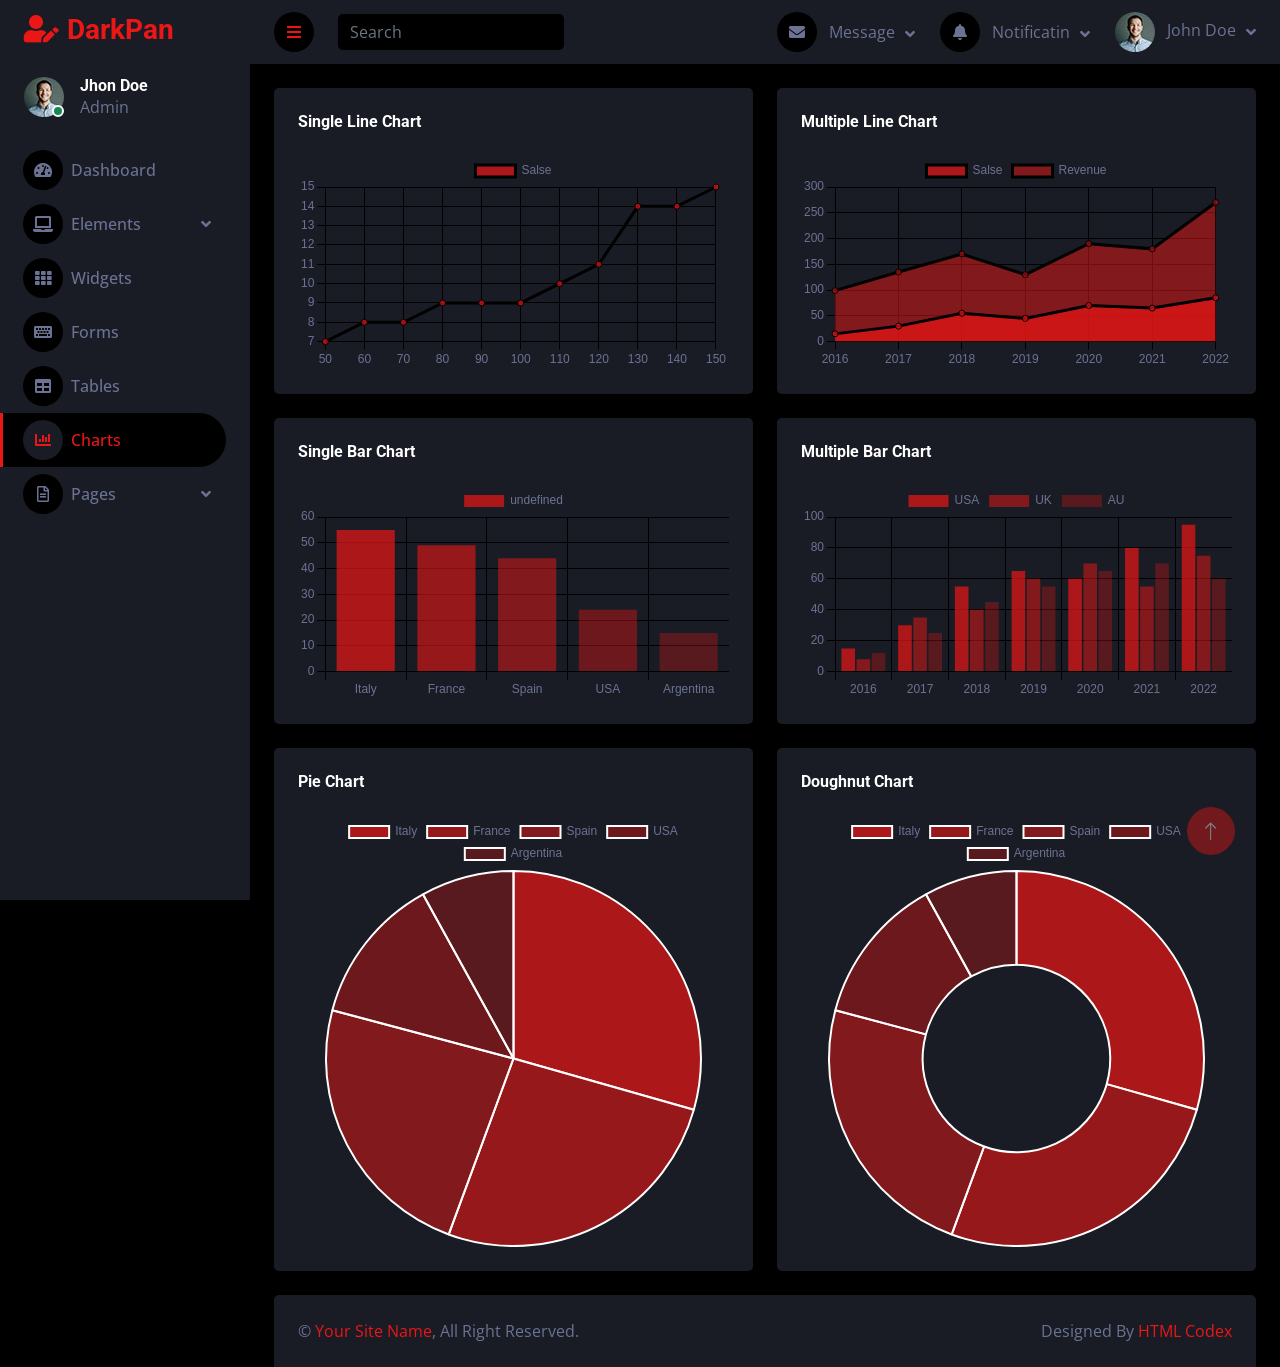
<file: Admin/bootstrap-5-admin-template/chart.html>
<!DOCTYPE html>
<html lang="en">

<head>
    <meta charset="utf-8">
    <title>DarkPan - Bootstrap 5 Admin Template</title>
    <meta content="width=device-width, initial-scale=1.0" name="viewport">
    <meta content="" name="keywords">
    <meta content="" name="description">

    <!-- Favicon -->
    <link href="img/favicon.ico" rel="icon">

    <!-- Google Web Fonts -->
    <link rel="preconnect" href="https://fonts.googleapis.com">
    <link rel="preconnect" href="https://fonts.gstatic.com" crossorigin>
    <link href="https://fonts.googleapis.com/css2?family=Open+Sans:wght@400;600&family=Roboto:wght@500;700&display=swap" rel="stylesheet"> 
    
    <!-- Icon Font Stylesheet -->
    <link href="https://cdnjs.cloudflare.com/ajax/libs/font-awesome/5.10.0/css/all.min.css" rel="stylesheet">
    <link href="https://cdn.jsdelivr.net/npm/bootstrap-icons@1.4.1/font/bootstrap-icons.css" rel="stylesheet">

    <!-- Libraries Stylesheet -->
    <link href="lib/owlcarousel/assets/owl.carousel.min.css" rel="stylesheet">
    <link href="lib/tempusdominus/css/tempusdominus-bootstrap-4.min.css" rel="stylesheet" />

    <!-- Customized Bootstrap Stylesheet -->
    <link href="css/bootstrap.min.css" rel="stylesheet">

    <!-- Template Stylesheet -->
    <link href="css/style.css" rel="stylesheet">
</head>

<body>
    <div class="container-fluid position-relative d-flex p-0">
        <!-- Spinner Start -->
        <div id="spinner" class="show bg-dark position-fixed translate-middle w-100 vh-100 top-50 start-50 d-flex align-items-center justify-content-center">
            <div class="spinner-border text-primary" style="width: 3rem; height: 3rem;" role="status">
                <span class="sr-only">Loading...</span>
            </div>
        </div>
        <!-- Spinner End -->


        <!-- Sidebar Start -->
        <div class="sidebar pe-4 pb-3">
            <nav class="navbar bg-secondary navbar-dark">
                <a href="index.html" class="navbar-brand mx-4 mb-3">
                    <h3 class="text-primary"><i class="fa fa-user-edit me-2"></i>DarkPan</h3>
                </a>
                <div class="d-flex align-items-center ms-4 mb-4">
                    <div class="position-relative">
                        <img class="rounded-circle" src="img/user.jpg" alt="" style="width: 40px; height: 40px;">
                        <div class="bg-success rounded-circle border border-2 border-white position-absolute end-0 bottom-0 p-1"></div>
                    </div>
                    <div class="ms-3">
                        <h6 class="mb-0">Jhon Doe</h6>
                        <span>Admin</span>
                    </div>
                </div>
                <div class="navbar-nav w-100">
                    <a href="index.html" class="nav-item nav-link"><i class="fa fa-tachometer-alt me-2"></i>Dashboard</a>
                    <div class="nav-item dropdown">
                        <a href="#" class="nav-link dropdown-toggle" data-bs-toggle="dropdown"><i class="fa fa-laptop me-2"></i>Elements</a>
                        <div class="dropdown-menu bg-transparent border-0">
                            <a href="button.html" class="dropdown-item">Buttons</a>
                            <a href="typography.html" class="dropdown-item">Typography</a>
                            <a href="element.html" class="dropdown-item">Other Elements</a>
                        </div>
                    </div>
                    <a href="widget.html" class="nav-item nav-link"><i class="fa fa-th me-2"></i>Widgets</a>
                    <a href="form.html" class="nav-item nav-link"><i class="fa fa-keyboard me-2"></i>Forms</a>
                    <a href="table.html" class="nav-item nav-link"><i class="fa fa-table me-2"></i>Tables</a>
                    <a href="chart.html" class="nav-item nav-link active"><i class="fa fa-chart-bar me-2"></i>Charts</a>
                    <div class="nav-item dropdown">
                        <a href="#" class="nav-link dropdown-toggle" data-bs-toggle="dropdown"><i class="far fa-file-alt me-2"></i>Pages</a>
                        <div class="dropdown-menu bg-transparent border-0">
                            <a href="signin.html" class="dropdown-item">Sign In</a>
                            <a href="signup.html" class="dropdown-item">Sign Up</a>
                            <a href="404.html" class="dropdown-item">404 Error</a>
                            <a href="blank.html" class="dropdown-item">Blank Page</a>
                        </div>
                    </div>
                </div>
            </nav>
        </div>
        <!-- Sidebar End -->


        <!-- Content Start -->
        <div class="content">
            <!-- Navbar Start -->
            <nav class="navbar navbar-expand bg-secondary navbar-dark sticky-top px-4 py-0">
                <a href="index.html" class="navbar-brand d-flex d-lg-none me-4">
                    <h2 class="text-primary mb-0"><i class="fa fa-user-edit"></i></h2>
                </a>
                <a href="#" class="sidebar-toggler flex-shrink-0">
                    <i class="fa fa-bars"></i>
                </a>
                <form class="d-none d-md-flex ms-4">
                    <input class="form-control bg-dark border-0" type="search" placeholder="Search">
                </form>
                <div class="navbar-nav align-items-center ms-auto">
                    <div class="nav-item dropdown">
                        <a href="#" class="nav-link dropdown-toggle" data-bs-toggle="dropdown">
                            <i class="fa fa-envelope me-lg-2"></i>
                            <span class="d-none d-lg-inline-flex">Message</span>
                        </a>
                        <div class="dropdown-menu dropdown-menu-end bg-secondary border-0 rounded-0 rounded-bottom m-0">
                            <a href="#" class="dropdown-item">
                                <div class="d-flex align-items-center">
                                    <img class="rounded-circle" src="img/user.jpg" alt="" style="width: 40px; height: 40px;">
                                    <div class="ms-2">
                                        <h6 class="fw-normal mb-0">Jhon send you a message</h6>
                                        <small>15 minutes ago</small>
                                    </div>
                                </div>
                            </a>
                            <hr class="dropdown-divider">
                            <a href="#" class="dropdown-item">
                                <div class="d-flex align-items-center">
                                    <img class="rounded-circle" src="img/user.jpg" alt="" style="width: 40px; height: 40px;">
                                    <div class="ms-2">
                                        <h6 class="fw-normal mb-0">Jhon send you a message</h6>
                                        <small>15 minutes ago</small>
                                    </div>
                                </div>
                            </a>
                            <hr class="dropdown-divider">
                            <a href="#" class="dropdown-item">
                                <div class="d-flex align-items-center">
                                    <img class="rounded-circle" src="img/user.jpg" alt="" style="width: 40px; height: 40px;">
                                    <div class="ms-2">
                                        <h6 class="fw-normal mb-0">Jhon send you a message</h6>
                                        <small>15 minutes ago</small>
                                    </div>
                                </div>
                            </a>
                            <hr class="dropdown-divider">
                            <a href="#" class="dropdown-item text-center">See all message</a>
                        </div>
                    </div>
                    <div class="nav-item dropdown">
                        <a href="#" class="nav-link dropdown-toggle" data-bs-toggle="dropdown">
                            <i class="fa fa-bell me-lg-2"></i>
                            <span class="d-none d-lg-inline-flex">Notificatin</span>
                        </a>
                        <div class="dropdown-menu dropdown-menu-end bg-secondary border-0 rounded-0 rounded-bottom m-0">
                            <a href="#" class="dropdown-item">
                                <h6 class="fw-normal mb-0">Profile updated</h6>
                                <small>15 minutes ago</small>
                            </a>
                            <hr class="dropdown-divider">
                            <a href="#" class="dropdown-item">
                                <h6 class="fw-normal mb-0">New user added</h6>
                                <small>15 minutes ago</small>
                            </a>
                            <hr class="dropdown-divider">
                            <a href="#" class="dropdown-item">
                                <h6 class="fw-normal mb-0">Password changed</h6>
                                <small>15 minutes ago</small>
                            </a>
                            <hr class="dropdown-divider">
                            <a href="#" class="dropdown-item text-center">See all notifications</a>
                        </div>
                    </div>
                    <div class="nav-item dropdown">
                        <a href="#" class="nav-link dropdown-toggle" data-bs-toggle="dropdown">
                            <img class="rounded-circle me-lg-2" src="img/user.jpg" alt="" style="width: 40px; height: 40px;">
                            <span class="d-none d-lg-inline-flex">John Doe</span>
                        </a>
                        <div class="dropdown-menu dropdown-menu-end bg-secondary border-0 rounded-0 rounded-bottom m-0">
                            <a href="#" class="dropdown-item">My Profile</a>
                            <a href="#" class="dropdown-item">Settings</a>
                            <a href="#" class="dropdown-item">Log Out</a>
                        </div>
                    </div>
                </div>
            </nav>
            <!-- Navbar End -->


            <!-- Chart Start -->
            <div class="container-fluid pt-4 px-4">
                <div class="row g-4">
                    <div class="col-sm-12 col-xl-6">
                        <div class="bg-secondary rounded h-100 p-4">
                            <h6 class="mb-4">Single Line Chart</h6>
                            <canvas id="line-chart"></canvas>
                        </div>
                    </div>
                    <div class="col-sm-12 col-xl-6">
                        <div class="bg-secondary rounded h-100 p-4">
                            <h6 class="mb-4">Multiple Line Chart</h6>
                            <canvas id="salse-revenue"></canvas>
                        </div>
                    </div>
                    <div class="col-sm-12 col-xl-6">
                        <div class="bg-secondary rounded h-100 p-4">
                            <h6 class="mb-4">Single Bar Chart</h6>
                            <canvas id="bar-chart"></canvas>
                        </div>
                    </div>
                    <div class="col-sm-12 col-xl-6">
                        <div class="bg-secondary rounded h-100 p-4">
                            <h6 class="mb-4">Multiple Bar Chart</h6>
                            <canvas id="worldwide-sales"></canvas>
                        </div>
                    </div>
                    <div class="col-sm-12 col-xl-6">
                        <div class="bg-secondary rounded h-100 p-4">
                            <h6 class="mb-4">Pie Chart</h6>
                            <canvas id="pie-chart"></canvas>
                        </div>
                    </div>
                    <div class="col-sm-12 col-xl-6">
                        <div class="bg-secondary rounded h-100 p-4">
                            <h6 class="mb-4">Doughnut Chart</h6>
                            <canvas id="doughnut-chart"></canvas>
                        </div>
                    </div>
                </div>
            </div>
            <!-- Chart End -->


            <!-- Footer Start -->
            <div class="container-fluid pt-4 px-4">
                <div class="bg-secondary rounded-top p-4">
                    <div class="row">
                        <div class="col-12 col-sm-6 text-center text-sm-start">
                            &copy; <a href="#">Your Site Name</a>, All Right Reserved. 
                        </div>
                        <div class="col-12 col-sm-6 text-center text-sm-end">
                            <!--/*** This template is free as long as you keep the footer author’s credit link/attribution link/backlink. If you'd like to use the template without the footer author’s credit link/attribution link/backlink, you can purchase the Credit Removal License from "https://htmlcodex.com/credit-removal". Thank you for your support. ***/-->
                            Designed By <a href="https://htmlcodex.com">HTML Codex</a>
                        </div>
                    </div>
                </div>
            </div>
            <!-- Footer End -->
        </div>
        <!-- Content End -->


        <!-- Back to Top -->
        <a href="#" class="btn btn-lg btn-primary btn-lg-square back-to-top"><i class="bi bi-arrow-up"></i></a>
    </div>

    <!-- JavaScript Libraries -->
    <script src="https://code.jquery.com/jquery-3.4.1.min.js"></script>
    <script src="https://cdn.jsdelivr.net/npm/bootstrap@5.0.0/dist/js/bootstrap.bundle.min.js"></script>
    <script src="lib/chart/chart.min.js"></script>
    <script src="lib/easing/easing.min.js"></script>
    <script src="lib/waypoints/waypoints.min.js"></script>
    <script src="lib/owlcarousel/owl.carousel.min.js"></script>
    <script src="lib/tempusdominus/js/moment.min.js"></script>
    <script src="lib/tempusdominus/js/moment-timezone.min.js"></script>
    <script src="lib/tempusdominus/js/tempusdominus-bootstrap-4.min.js"></script>

    <!-- Template Javascript -->
    <script src="js/main.js"></script>
</body>

</html>
</file>
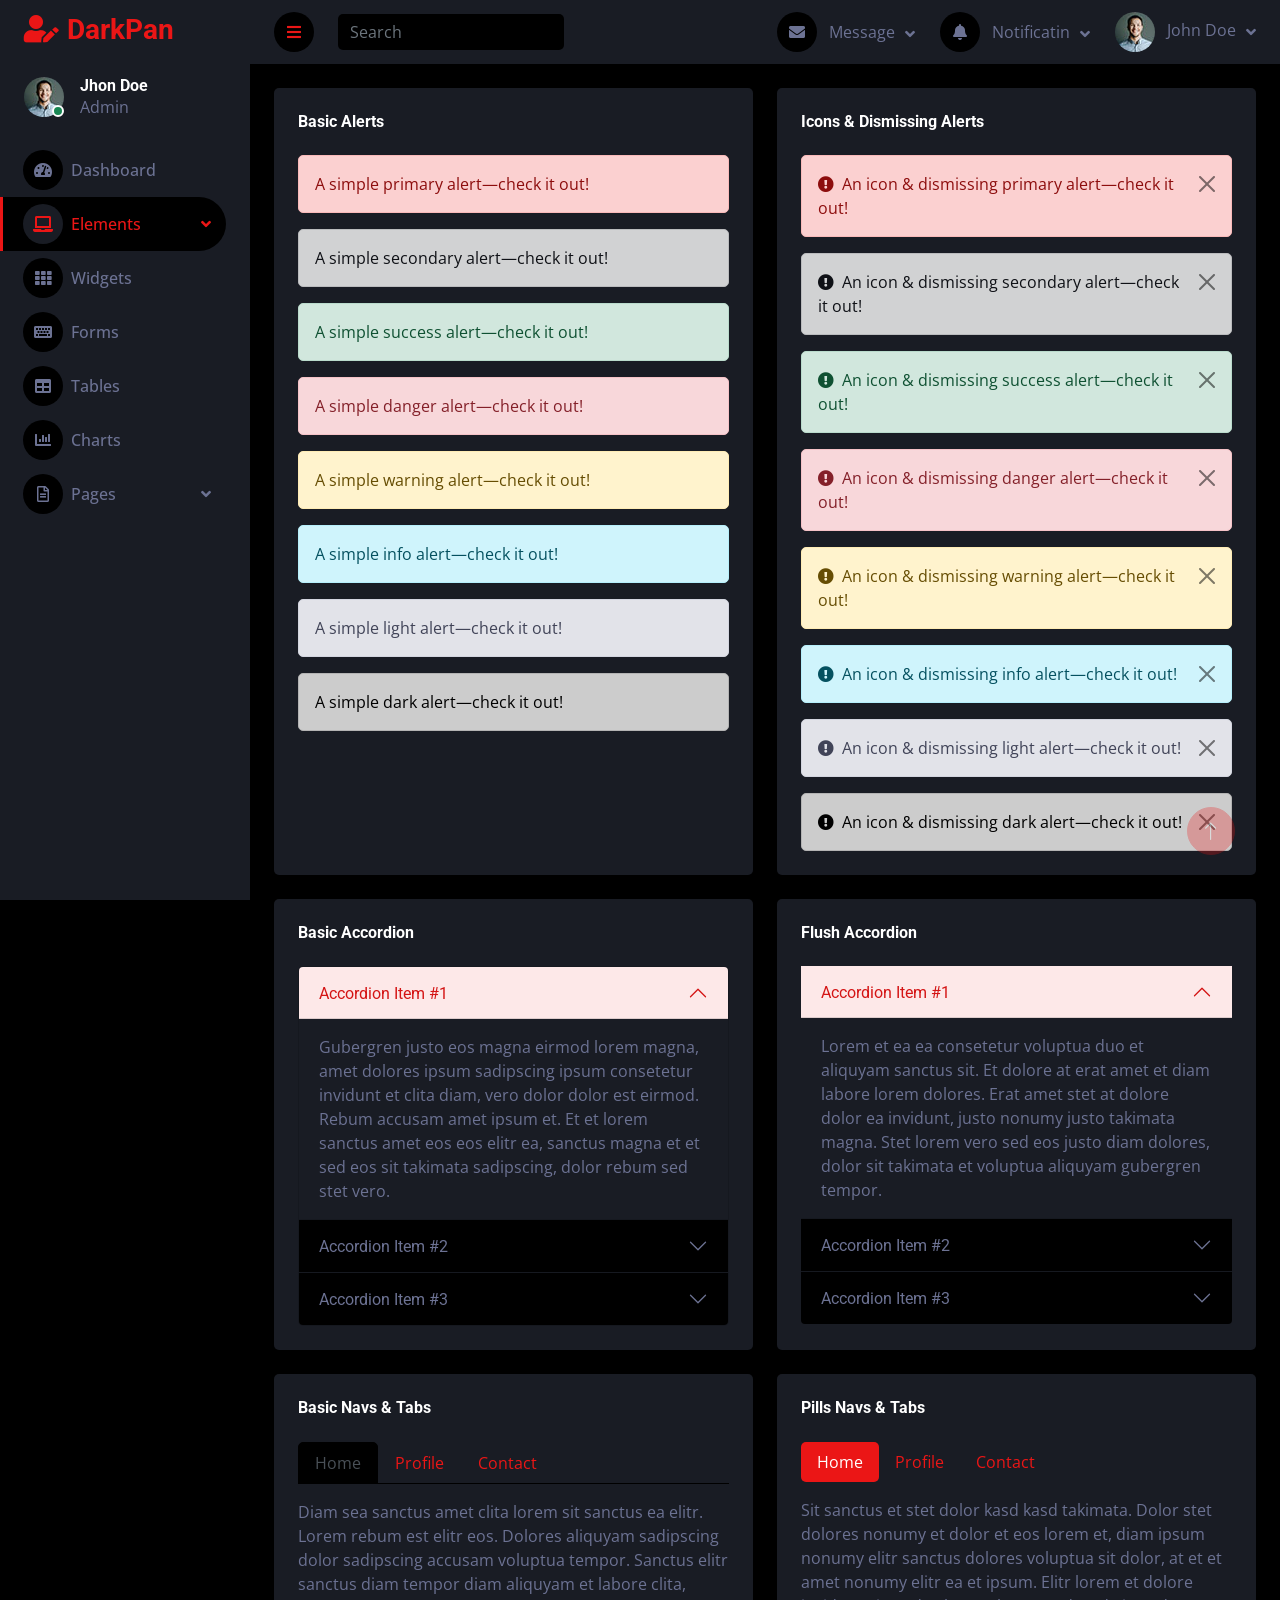
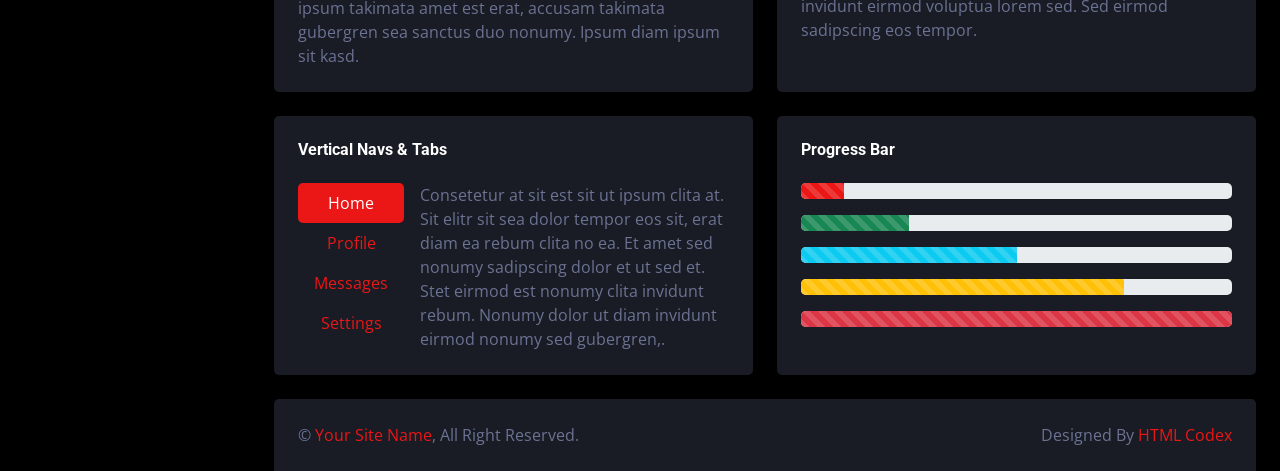
<file: Admin/bootstrap-5-admin-template/element.html>
<!DOCTYPE html>
<html lang="en">

<head>
    <meta charset="utf-8">
    <title>DarkPan - Bootstrap 5 Admin Template</title>
    <meta content="width=device-width, initial-scale=1.0" name="viewport">
    <meta content="" name="keywords">
    <meta content="" name="description">

    <!-- Favicon -->
    <link href="img/favicon.ico" rel="icon">

    <!-- Google Web Fonts -->
    <link rel="preconnect" href="https://fonts.googleapis.com">
    <link rel="preconnect" href="https://fonts.gstatic.com" crossorigin>
    <link href="https://fonts.googleapis.com/css2?family=Open+Sans:wght@400;600&family=Roboto:wght@500;700&display=swap" rel="stylesheet"> 
    
    <!-- Icon Font Stylesheet -->
    <link href="https://cdnjs.cloudflare.com/ajax/libs/font-awesome/5.10.0/css/all.min.css" rel="stylesheet">
    <link href="https://cdn.jsdelivr.net/npm/bootstrap-icons@1.4.1/font/bootstrap-icons.css" rel="stylesheet">

    <!-- Libraries Stylesheet -->
    <link href="lib/owlcarousel/assets/owl.carousel.min.css" rel="stylesheet">
    <link href="lib/tempusdominus/css/tempusdominus-bootstrap-4.min.css" rel="stylesheet" />

    <!-- Customized Bootstrap Stylesheet -->
    <link href="css/bootstrap.min.css" rel="stylesheet">

    <!-- Template Stylesheet -->
    <link href="css/style.css" rel="stylesheet">
</head>

<body>
    <div class="container-fluid position-relative d-flex p-0">
        <!-- Spinner Start -->
        <div id="spinner" class="show bg-dark position-fixed translate-middle w-100 vh-100 top-50 start-50 d-flex align-items-center justify-content-center">
            <div class="spinner-border text-primary" style="width: 3rem; height: 3rem;" role="status">
                <span class="sr-only">Loading...</span>
            </div>
        </div>
        <!-- Spinner End -->


        <!-- Sidebar Start -->
        <div class="sidebar pe-4 pb-3">
            <nav class="navbar bg-secondary navbar-dark">
                <a href="index.html" class="navbar-brand mx-4 mb-3">
                    <h3 class="text-primary"><i class="fa fa-user-edit me-2"></i>DarkPan</h3>
                </a>
                <div class="d-flex align-items-center ms-4 mb-4">
                    <div class="position-relative">
                        <img class="rounded-circle" src="img/user.jpg" alt="" style="width: 40px; height: 40px;">
                        <div class="bg-success rounded-circle border border-2 border-white position-absolute end-0 bottom-0 p-1"></div>
                    </div>
                    <div class="ms-3">
                        <h6 class="mb-0">Jhon Doe</h6>
                        <span>Admin</span>
                    </div>
                </div>
                <div class="navbar-nav w-100">
                    <a href="index.html" class="nav-item nav-link"><i class="fa fa-tachometer-alt me-2"></i>Dashboard</a>
                    <div class="nav-item dropdown">
                        <a href="#" class="nav-link dropdown-toggle active" data-bs-toggle="dropdown"><i class="fa fa-laptop me-2"></i>Elements</a>
                        <div class="dropdown-menu bg-transparent border-0">
                            <a href="button.html" class="dropdown-item">Buttons</a>
                            <a href="typography.html" class="dropdown-item">Typography</a>
                            <a href="element.html" class="dropdown-item active">Other Elements</a>
                        </div>
                    </div>
                    <a href="widget.html" class="nav-item nav-link"><i class="fa fa-th me-2"></i>Widgets</a>
                    <a href="form.html" class="nav-item nav-link"><i class="fa fa-keyboard me-2"></i>Forms</a>
                    <a href="table.html" class="nav-item nav-link"><i class="fa fa-table me-2"></i>Tables</a>
                    <a href="chart.html" class="nav-item nav-link"><i class="fa fa-chart-bar me-2"></i>Charts</a>
                    <div class="nav-item dropdown">
                        <a href="#" class="nav-link dropdown-toggle" data-bs-toggle="dropdown"><i class="far fa-file-alt me-2"></i>Pages</a>
                        <div class="dropdown-menu bg-transparent border-0">
                            <a href="signin.html" class="dropdown-item">Sign In</a>
                            <a href="signup.html" class="dropdown-item">Sign Up</a>
                            <a href="404.html" class="dropdown-item">404 Error</a>
                            <a href="blank.html" class="dropdown-item">Blank Page</a>
                        </div>
                    </div>
                </div>
            </nav>
        </div>
        <!-- Sidebar End -->


        <!-- Content Start -->
        <div class="content">
            <!-- Navbar Start -->
            <nav class="navbar navbar-expand bg-secondary navbar-dark sticky-top px-4 py-0">
                <a href="index.html" class="navbar-brand d-flex d-lg-none me-4">
                    <h2 class="text-primary mb-0"><i class="fa fa-user-edit"></i></h2>
                </a>
                <a href="#" class="sidebar-toggler flex-shrink-0">
                    <i class="fa fa-bars"></i>
                </a>
                <form class="d-none d-md-flex ms-4">
                    <input class="form-control bg-dark border-0" type="search" placeholder="Search">
                </form>
                <div class="navbar-nav align-items-center ms-auto">
                    <div class="nav-item dropdown">
                        <a href="#" class="nav-link dropdown-toggle" data-bs-toggle="dropdown">
                            <i class="fa fa-envelope me-lg-2"></i>
                            <span class="d-none d-lg-inline-flex">Message</span>
                        </a>
                        <div class="dropdown-menu dropdown-menu-end bg-secondary border-0 rounded-0 rounded-bottom m-0">
                            <a href="#" class="dropdown-item">
                                <div class="d-flex align-items-center">
                                    <img class="rounded-circle" src="img/user.jpg" alt="" style="width: 40px; height: 40px;">
                                    <div class="ms-2">
                                        <h6 class="fw-normal mb-0">Jhon send you a message</h6>
                                        <small>15 minutes ago</small>
                                    </div>
                                </div>
                            </a>
                            <hr class="dropdown-divider">
                            <a href="#" class="dropdown-item">
                                <div class="d-flex align-items-center">
                                    <img class="rounded-circle" src="img/user.jpg" alt="" style="width: 40px; height: 40px;">
                                    <div class="ms-2">
                                        <h6 class="fw-normal mb-0">Jhon send you a message</h6>
                                        <small>15 minutes ago</small>
                                    </div>
                                </div>
                            </a>
                            <hr class="dropdown-divider">
                            <a href="#" class="dropdown-item">
                                <div class="d-flex align-items-center">
                                    <img class="rounded-circle" src="img/user.jpg" alt="" style="width: 40px; height: 40px;">
                                    <div class="ms-2">
                                        <h6 class="fw-normal mb-0">Jhon send you a message</h6>
                                        <small>15 minutes ago</small>
                                    </div>
                                </div>
                            </a>
                            <hr class="dropdown-divider">
                            <a href="#" class="dropdown-item text-center">See all message</a>
                        </div>
                    </div>
                    <div class="nav-item dropdown">
                        <a href="#" class="nav-link dropdown-toggle" data-bs-toggle="dropdown">
                            <i class="fa fa-bell me-lg-2"></i>
                            <span class="d-none d-lg-inline-flex">Notificatin</span>
                        </a>
                        <div class="dropdown-menu dropdown-menu-end bg-secondary border-0 rounded-0 rounded-bottom m-0">
                            <a href="#" class="dropdown-item">
                                <h6 class="fw-normal mb-0">Profile updated</h6>
                                <small>15 minutes ago</small>
                            </a>
                            <hr class="dropdown-divider">
                            <a href="#" class="dropdown-item">
                                <h6 class="fw-normal mb-0">New user added</h6>
                                <small>15 minutes ago</small>
                            </a>
                            <hr class="dropdown-divider">
                            <a href="#" class="dropdown-item">
                                <h6 class="fw-normal mb-0">Password changed</h6>
                                <small>15 minutes ago</small>
                            </a>
                            <hr class="dropdown-divider">
                            <a href="#" class="dropdown-item text-center">See all notifications</a>
                        </div>
                    </div>
                    <div class="nav-item dropdown">
                        <a href="#" class="nav-link dropdown-toggle" data-bs-toggle="dropdown">
                            <img class="rounded-circle me-lg-2" src="img/user.jpg" alt="" style="width: 40px; height: 40px;">
                            <span class="d-none d-lg-inline-flex">John Doe</span>
                        </a>
                        <div class="dropdown-menu dropdown-menu-end bg-secondary border-0 rounded-0 rounded-bottom m-0">
                            <a href="#" class="dropdown-item">My Profile</a>
                            <a href="#" class="dropdown-item">Settings</a>
                            <a href="#" class="dropdown-item">Log Out</a>
                        </div>
                    </div>
                </div>
            </nav>
            <!-- Navbar End -->


            <!-- Other Elements Start -->
            <div class="container-fluid pt-4 px-4">
                <div class="row g-4">
                    <div class="col-sm-12 col-xl-6">
                        <div class="bg-secondary rounded h-100 p-4">
                            <h6 class="mb-4">Basic Alerts</h6>
                            <div class="alert alert-primary" role="alert">
                                A simple primary alert—check it out!
                            </div>
                            <div class="alert alert-secondary" role="alert">
                                A simple secondary alert—check it out!
                            </div>
                            <div class="alert alert-success" role="alert">
                                A simple success alert—check it out!
                            </div>
                            <div class="alert alert-danger" role="alert">
                                A simple danger alert—check it out!
                            </div>
                            <div class="alert alert-warning" role="alert">
                                A simple warning alert—check it out!
                            </div>
                            <div class="alert alert-info" role="alert">
                                A simple info alert—check it out!
                            </div>
                            <div class="alert alert-light" role="alert">
                                A simple light alert—check it out!
                            </div>
                            <div class="alert alert-dark mb-0" role="alert">
                                A simple dark alert—check it out!
                            </div>
                        </div>
                    </div>
                    <div class="col-sm-12 col-xl-6">
                        <div class="bg-secondary rounded h-100 p-4">
                            <h6 class="mb-4">Icons & Dismissing Alerts</h6>
                            <div class="alert alert-primary alert-dismissible fade show" role="alert">
                                <i class="fa fa-exclamation-circle me-2"></i>An icon & dismissing primary alert—check it out!
                                <button type="button" class="btn-close" data-bs-dismiss="alert" aria-label="Close"></button>
                            </div>
                            <div class="alert alert-secondary alert-dismissible fade show" role="alert">
                                <i class="fa fa-exclamation-circle me-2"></i>An icon & dismissing secondary alert—check it out!
                                <button type="button" class="btn-close" data-bs-dismiss="alert" aria-label="Close"></button>
                            </div>
                            <div class="alert alert-success alert-dismissible fade show" role="alert">
                                <i class="fa fa-exclamation-circle me-2"></i>An icon & dismissing success alert—check it out!
                                <button type="button" class="btn-close" data-bs-dismiss="alert" aria-label="Close"></button>
                            </div>
                            <div class="alert alert-danger alert-dismissible fade show" role="alert">
                                <i class="fa fa-exclamation-circle me-2"></i>An icon & dismissing danger alert—check it out!
                                <button type="button" class="btn-close" data-bs-dismiss="alert" aria-label="Close"></button>
                            </div>
                            <div class="alert alert-warning alert-dismissible fade show" role="alert">
                                <i class="fa fa-exclamation-circle me-2"></i>An icon & dismissing warning alert—check it out!
                                <button type="button" class="btn-close" data-bs-dismiss="alert" aria-label="Close"></button>
                            </div>
                            <div class="alert alert-info alert-dismissible fade show" role="alert">
                                <i class="fa fa-exclamation-circle me-2"></i>An icon & dismissing info alert—check it out!
                                <button type="button" class="btn-close" data-bs-dismiss="alert" aria-label="Close"></button>
                            </div>
                            <div class="alert alert-light alert-dismissible fade show" role="alert">
                                <i class="fa fa-exclamation-circle me-2"></i>An icon & dismissing light alert—check it out!
                                <button type="button" class="btn-close" data-bs-dismiss="alert" aria-label="Close"></button>
                            </div>
                            <div class="alert alert-dark alert-dismissible fade show mb-0" role="alert">
                                <i class="fa fa-exclamation-circle me-2"></i>An icon & dismissing dark alert—check it out!
                                <button type="button" class="btn-close" data-bs-dismiss="alert" aria-label="Close"></button>
                            </div>
                        </div>
                    </div>
                    <div class="col-sm-12 col-xl-6">
                        <div class="bg-secondary rounded h-100 p-4">
                            <h6 class="mb-4">Basic Accordion</h6>
                            <div class="accordion" id="accordionExample">
                                <div class="accordion-item bg-transparent">
                                    <h2 class="accordion-header" id="headingOne">
                                        <button class="accordion-button" type="button" data-bs-toggle="collapse"
                                            data-bs-target="#collapseOne" aria-expanded="true"
                                            aria-controls="collapseOne">
                                            Accordion Item #1
                                        </button>
                                    </h2>
                                    <div id="collapseOne" class="accordion-collapse collapse show"
                                        aria-labelledby="headingOne" data-bs-parent="#accordionExample">
                                        <div class="accordion-body">
                                            Gubergren justo eos magna eirmod lorem magna, amet dolores ipsum sadipscing ipsum consetetur invidunt et clita diam, vero dolor dolor est eirmod. Rebum accusam amet ipsum et. Et et lorem sanctus amet eos eos elitr ea, sanctus magna et et sed eos sit takimata sadipscing, dolor rebum sed stet vero.
                                        </div>
                                    </div>
                                </div>
                                <div class="accordion-item bg-transparent">
                                    <h2 class="accordion-header" id="headingTwo">
                                        <button class="accordion-button collapsed" type="button"
                                            data-bs-toggle="collapse" data-bs-target="#collapseTwo"
                                            aria-expanded="false" aria-controls="collapseTwo">
                                            Accordion Item #2
                                        </button>
                                    </h2>
                                    <div id="collapseTwo" class="accordion-collapse collapse"
                                        aria-labelledby="headingTwo" data-bs-parent="#accordionExample">
                                        <div class="accordion-body">
                                            Voluptua sit dolores consetetur ea et diam est et takimata. Et erat sadipscing dolores et stet diam ut ut diam, sit aliquyam no magna et dolore lorem dolor sit. Lorem lorem sed sed duo, eirmod sit diam ipsum sit erat, lorem sit dolor diam amet ea aliquyam tempor rebum invidunt,.
                                        </div>
                                    </div>
                                </div>
                                <div class="accordion-item bg-transparent">
                                    <h2 class="accordion-header" id="headingThree">
                                        <button class="accordion-button collapsed" type="button"
                                            data-bs-toggle="collapse" data-bs-target="#collapseThree"
                                            aria-expanded="false" aria-controls="collapseThree">
                                            Accordion Item #3
                                        </button>
                                    </h2>
                                    <div id="collapseThree" class="accordion-collapse collapse"
                                        aria-labelledby="headingThree" data-bs-parent="#accordionExample">
                                        <div class="accordion-body">
                                            Dolore eos dolor tempor justo sea eos amet eos kasd dolor, et diam tempor lorem dolores vero. Stet dolore gubergren nonumy diam. Consetetur sit takimata magna invidunt, dolore sea amet consetetur ea et rebum, invidunt et amet sit sea. Dolor eirmod sed magna sadipscing sadipscing lorem lorem sed, sit lorem.
                                        </div>
                                    </div>
                                </div>
                            </div>
                        </div>
                    </div>
                    <div class="col-sm-12 col-xl-6">
                        <div class="bg-secondary rounded h-100 p-4">
                            <h6 class="mb-4">Flush Accordion</h6>
                            <div class="accordion accordion-flush" id="accordionFlushExample">
                                <div class="accordion-item bg-transparent">
                                    <h2 class="accordion-header" id="flush-headingOne">
                                        <button class="accordion-button" type="button"
                                            data-bs-toggle="collapse" data-bs-target="#flush-collapseOne"
                                            aria-expanded="true" aria-controls="flush-collapseOne">
                                            Accordion Item #1
                                        </button>
                                    </h2>
                                    <div id="flush-collapseOne" class="accordion-collapse collapse show"
                                        aria-labelledby="flush-headingOne" data-bs-parent="#accordionFlushExample">
                                        <div class="accordion-body">
                                            Lorem et ea ea consetetur voluptua duo et aliquyam sanctus sit. Et dolore at erat amet et diam labore lorem dolores. Erat amet stet at dolore dolor ea invidunt, justo nonumy justo takimata magna. Stet lorem vero sed eos justo diam dolores, dolor sit takimata et voluptua aliquyam gubergren tempor.
                                        </div>
                                    </div>
                                </div>
                                <div class="accordion-item bg-transparent">
                                    <h2 class="accordion-header" id="flush-headingTwo">
                                        <button class="accordion-button collapsed" type="button"
                                            data-bs-toggle="collapse" data-bs-target="#flush-collapseTwo"
                                            aria-expanded="false" aria-controls="flush-collapseTwo">
                                            Accordion Item #2
                                        </button>
                                    </h2>
                                    <div id="flush-collapseTwo" class="accordion-collapse collapse"
                                        aria-labelledby="flush-headingTwo" data-bs-parent="#accordionFlushExample">
                                        <div class="accordion-body">
                                            Sea diam dolore aliquyam aliquyam diam et consetetur et. Accusam amet no invidunt invidunt et consetetur, magna ut nonumy kasd erat tempor dolor et. Diam magna dolor sed amet duo dolores magna vero. Amet sit sadipscing ea diam clita lorem sit. Vero et et et tempor diam. Ipsum eirmod sit.
                                        </div>
                                    </div>
                                </div>
                                <div class="accordion-item bg-transparent">
                                    <h2 class="accordion-header" id="flush-headingThree">
                                        <button class="accordion-button collapsed" type="button"
                                            data-bs-toggle="collapse" data-bs-target="#flush-collapseThree"
                                            aria-expanded="false" aria-controls="flush-collapseThree">
                                            Accordion Item #3
                                        </button>
                                    </h2>
                                    <div id="flush-collapseThree" class="accordion-collapse collapse"
                                        aria-labelledby="flush-headingThree" data-bs-parent="#accordionFlushExample">
                                        <div class="accordion-body">
                                            Sea sea sit sanctus magna gubergren kasd, magna justo ea lorem lorem. Elitr aliquyam ipsum clita consetetur duo at nonumy invidunt, invidunt eos dolore vero sit amet amet magna tempor clita, takimata diam justo stet erat et vero erat. Sit ipsum eirmod sea ut vero dolores sea clita nonumy, no.
                                        </div>
                                    </div>
                                </div>
                            </div>
                        </div>
                    </div>
                    <div class="col-sm-12 col-xl-6">
                        <div class="bg-secondary rounded h-100 p-4">
                            <h6 class="mb-4">Basic Navs & Tabs</h6>
                            <nav>
                                <div class="nav nav-tabs" id="nav-tab" role="tablist">
                                    <button class="nav-link active" id="nav-home-tab" data-bs-toggle="tab"
                                        data-bs-target="#nav-home" type="button" role="tab" aria-controls="nav-home"
                                        aria-selected="true">Home</button>
                                    <button class="nav-link" id="nav-profile-tab" data-bs-toggle="tab"
                                        data-bs-target="#nav-profile" type="button" role="tab"
                                        aria-controls="nav-profile" aria-selected="false">Profile</button>
                                    <button class="nav-link" id="nav-contact-tab" data-bs-toggle="tab"
                                        data-bs-target="#nav-contact" type="button" role="tab"
                                        aria-controls="nav-contact" aria-selected="false">Contact</button>
                                </div>
                            </nav>
                            <div class="tab-content pt-3" id="nav-tabContent">
                                <div class="tab-pane fade show active" id="nav-home" role="tabpanel" aria-labelledby="nav-home-tab">
                                    Diam sea sanctus amet clita lorem sit sanctus ea elitr. Lorem rebum est elitr eos. Dolores aliquyam sadipscing dolor sadipscing accusam voluptua tempor. Sanctus elitr sanctus diam tempor diam aliquyam et labore clita, ipsum takimata amet est erat, accusam takimata gubergren sea sanctus duo nonumy. Ipsum diam ipsum sit kasd.
                                </div>
                                <div class="tab-pane fade" id="nav-profile" role="tabpanel" aria-labelledby="nav-profile-tab">
                                    Sanctus vero sit kasd sea gubergren takimata consetetur elitr elitr, consetetur sadipscing takimata ipsum dolores. Accusam duo accusam et labore ea elitr ipsum tempor sit, dolore aliquyam ipsum sit amet sit. Et dolore ipsum labore invidunt rebum. Sed dolore gubergren sanctus vero diam lorem rebum elitr, erat diam dolor clita.
                                </div>
                                <div class="tab-pane fade" id="nav-contact" role="tabpanel" aria-labelledby="nav-contact-tab">
                                    Sit consetetur eirmod lorem ea magna sadipscing ipsum elitr invidunt, dolores lorem erat ipsum ut aliquyam eos lorem sed. Nonumy aliquyam ea justo eos dolores dolores duo dolores. Aliquyam dolor sea dolores sit takimata no erat vero. At lorem justo tempor lorem duo, stet kasd aliquyam ipsum voluptua labore at.
                                </div>
                            </div>
                        </div>
                    </div>
                    <div class="col-sm-12 col-xl-6">
                        <div class="bg-secondary rounded h-100 p-4">
                            <h6 class="mb-4">Pills Navs & Tabs</h6>
                            <ul class="nav nav-pills mb-3" id="pills-tab" role="tablist">
                                <li class="nav-item" role="presentation">
                                    <button class="nav-link active" id="pills-home-tab" data-bs-toggle="pill"
                                        data-bs-target="#pills-home" type="button" role="tab" aria-controls="pills-home"
                                        aria-selected="true">Home</button>
                                </li>
                                <li class="nav-item" role="presentation">
                                    <button class="nav-link" id="pills-profile-tab" data-bs-toggle="pill"
                                        data-bs-target="#pills-profile" type="button" role="tab"
                                        aria-controls="pills-profile" aria-selected="false">Profile</button>
                                </li>
                                <li class="nav-item" role="presentation">
                                    <button class="nav-link" id="pills-contact-tab" data-bs-toggle="pill"
                                        data-bs-target="#pills-contact" type="button" role="tab"
                                        aria-controls="pills-contact" aria-selected="false">Contact</button>
                                </li>
                            </ul>
                            <div class="tab-content" id="pills-tabContent">
                                <div class="tab-pane fade show active" id="pills-home" role="tabpanel" aria-labelledby="pills-home-tab">
                                    Sit sanctus et stet dolor kasd kasd takimata. Dolor stet dolores nonumy et dolor et eos lorem et, diam ipsum nonumy elitr sanctus dolores voluptua sit dolor, at et et amet nonumy elitr ea et ipsum. Elitr lorem et dolore invidunt eirmod voluptua lorem sed. Sed eirmod sadipscing eos tempor.
                                </div>
                                <div class="tab-pane fade" id="pills-profile" role="tabpanel" aria-labelledby="pills-profile-tab">
                                    Invidunt rebum voluptua lorem eirmod dolore. Amet no sed sanctus lorem ea. Nonumy sit stet sit magna. Rebum rebum ipsum clita erat consetetur, sit dolor sit clita et amet. Est et clita dolore takimata, sea dolores tempor erat consetetur lorem. Consetetur sea sadipscing dolor et dolores et stet, tempor elitr.
                                </div>
                                <div class="tab-pane fade" id="pills-contact" role="tabpanel" aria-labelledby="pills-contact-tab">
                                    Et diam et est sed vero ipsum voluptua dolor et, sit eos justo ipsum no ipsum amet sed aliquyam dolore, ut ipsum sanctus et consetetur. Sit ea sit clita lorem ea gubergren. Et dolore vero sanctus voluptua ipsum sadipscing amet at. Et sed dolore voluptua dolor eos tempor, erat amet.
                                </div>
                            </div>
                        </div>
                    </div>
                    <div class="col-sm-12 col-xl-6">
                        <div class="bg-secondary rounded h-100 p-4">
                            <h6 class="mb-4">Vertical Navs & Tabs</h6>
                            <div class="d-flex align-items-start">
                                <div class="nav flex-column nav-pills me-3" id="v-pills-tab" role="tablist"
                                    aria-orientation="vertical">
                                    <button class="nav-link active" id="v-pills-home-tab" data-bs-toggle="pill"
                                        data-bs-target="#v-pills-home" type="button" role="tab"
                                        aria-controls="v-pills-home" aria-selected="true">Home</button>
                                    <button class="nav-link" id="v-pills-profile-tab" data-bs-toggle="pill"
                                        data-bs-target="#v-pills-profile" type="button" role="tab"
                                        aria-controls="v-pills-profile" aria-selected="false">Profile</button>
                                    <button class="nav-link" id="v-pills-messages-tab" data-bs-toggle="pill"
                                        data-bs-target="#v-pills-messages" type="button" role="tab"
                                        aria-controls="v-pills-messages" aria-selected="false">Messages</button>
                                    <button class="nav-link" id="v-pills-settings-tab" data-bs-toggle="pill"
                                        data-bs-target="#v-pills-settings" type="button" role="tab"
                                        aria-controls="v-pills-settings" aria-selected="false">Settings</button>
                                </div>
                                <div class="tab-content" id="v-pills-tabContent">
                                    <div class="tab-pane fade show active" id="v-pills-home" role="tabpanel" aria-labelledby="v-pills-home-tab">
                                        Consetetur at sit est sit ut ipsum clita at. Sit elitr sit sea dolor tempor eos sit, erat diam ea rebum clita no ea. Et amet sed nonumy sadipscing dolor et ut sed et. Stet eirmod est nonumy clita invidunt rebum. Nonumy dolor ut diam invidunt eirmod nonumy sed gubergren,.
                                    </div>
                                    <div class="tab-pane fade" id="v-pills-profile" role="tabpanel" aria-labelledby="v-pills-profile-tab">
                                        Tempor et kasd accusam duo et dolor no accusam dolore, dolor sed voluptua duo no, sit et stet lorem dolor ipsum tempor consetetur vero, consetetur est eos sit eirmod erat diam accusam sadipscing sit. Takimata erat ea eirmod tempor elitr dolore sadipscing kasd justo, elitr tempor sed eos sadipscing magna.
                                    </div>
                                    <div class="tab-pane fade" id="v-pills-messages" role="tabpanel" aria-labelledby="v-pills-messages-tab">
                                        Sed kasd kasd ea clita sed lorem amet tempor est voluptua, labore stet dolores gubergren clita lorem sed nonumy at. Dolores et ut erat voluptua. Est voluptua stet accusam rebum, elitr amet sit takimata sea eirmod. Sanctus elitr amet sit dolore sea stet et ut. Dolor et sanctus elitr ut.
                                    </div>
                                    <div class="tab-pane fade" id="v-pills-settings" role="tabpanel" aria-labelledby="v-pills-settings-tab">
                                        Sit et vero kasd sea et at, aliquyam takimata et et est, labore et takimata sed ut stet sanctus, nonumy dolor invidunt sit labore et, amet et dolor sit dolor tempor et dolor ipsum nonumy, accusam clita sadipscing ut et labore labore est, dolore accusam vero at est sit. Invidunt.
                                    </div>
                                </div>
                            </div>
                        </div>
                    </div>
                    <div class="col-sm-12 col-xl-6">
                        <div class="bg-secondary rounded h-100 p-4">
                            <h6 class="mb-4">Progress Bar</h6>
                            <div class="pg-bar mb-3">
                                <div class="progress">
                                    <div class="progress-bar progress-bar-striped" role="progressbar" aria-valuenow="10" aria-valuemin="0" aria-valuemax="100"></div>
                                </div>
                            </div>
                            <div class="pg-bar mb-3">
                                <div class="progress">
                                    <div class="progress-bar progress-bar-striped bg-success" role="progressbar" aria-valuenow="25" aria-valuemin="0" aria-valuemax="100"></div>
                                </div>
                            </div>
                            <div class="pg-bar mb-3">
                                <div class="progress">
                                    <div class="progress-bar progress-bar-striped bg-info" role="progressbar" aria-valuenow="50" aria-valuemin="0" aria-valuemax="100"></div>
                                </div>
                            </div>
                            <div class="pg-bar mb-3">
                                <div class="progress">
                                    <div class="progress-bar progress-bar-striped bg-warning" role="progressbar" aria-valuenow="75" aria-valuemin="0" aria-valuemax="100"></div>
                                </div>
                            </div>
                            <div class="pg-bar mb-0">
                                <div class="progress">
                                    <div class="progress-bar progress-bar-striped bg-danger" role="progressbar" aria-valuenow="100" aria-valuemin="0" aria-valuemax="100"></div>
                                </div>
                            </div>
                        </div>
                    </div>
                </div>
            </div>
            <!-- Other Elements End -->


            <!-- Footer Start -->
            <div class="container-fluid pt-4 px-4">
                <div class="bg-secondary rounded-top p-4">
                    <div class="row">
                        <div class="col-12 col-sm-6 text-center text-sm-start">
                            &copy; <a href="#">Your Site Name</a>, All Right Reserved. 
                        </div>
                        <div class="col-12 col-sm-6 text-center text-sm-end">
                            <!--/*** This template is free as long as you keep the footer author’s credit link/attribution link/backlink. If you'd like to use the template without the footer author’s credit link/attribution link/backlink, you can purchase the Credit Removal License from "https://htmlcodex.com/credit-removal". Thank you for your support. ***/-->
                            Designed By <a href="https://htmlcodex.com">HTML Codex</a>
                        </div>
                    </div>
                </div>
            </div>
            <!-- Footer End -->
        </div>
        <!-- Content End -->


        <!-- Back to Top -->
        <a href="#" class="btn btn-lg btn-primary btn-lg-square back-to-top"><i class="bi bi-arrow-up"></i></a>
    </div>

    <!-- JavaScript Libraries -->
    <script src="https://code.jquery.com/jquery-3.4.1.min.js"></script>
    <script src="https://cdn.jsdelivr.net/npm/bootstrap@5.0.0/dist/js/bootstrap.bundle.min.js"></script>
    <script src="lib/chart/chart.min.js"></script>
    <script src="lib/easing/easing.min.js"></script>
    <script src="lib/waypoints/waypoints.min.js"></script>
    <script src="lib/owlcarousel/owl.carousel.min.js"></script>
    <script src="lib/tempusdominus/js/moment.min.js"></script>
    <script src="lib/tempusdominus/js/moment-timezone.min.js"></script>
    <script src="lib/tempusdominus/js/tempusdominus-bootstrap-4.min.js"></script>

    <!-- Template Javascript -->
    <script src="js/main.js"></script>
</body>

</html>
</file>
<file: online_food_zip/css/global.css>
/*
Template Name: Online Food
File: Layout CSS
Author: TemplatesOnWeb
Author URI: https://www.templateonweb.com/
Licence: <a href="https://www.templateonweb.com/license">Website Template Licence</a>
*/
body{
font-family: 'ZCOOL XiaoWei', serif;
   }
h1,h2,h3,h4,h5,h6{
padding:0;
margin:0;
color:#333;
font-weight:bold;
}
a{
 color:#333;
 }
a:hover{
text-decoration:none;
color:#bc906b;
}
a:focus{
text-decoration:none;
color:#bc906b;
}
ul{
padding:0;
margin:0;
list-style:none;
margin-top:15px;
}
li{
 font-size:18px;
 font-weight:bold;
  }
.small_tag{
 font-size:16px!important; 
 }
p{
padding:0;
margin:0;
font-size:18px;
margin-top:15px;
font-family: 'Alata', sans-serif;
color:#666;
}
h1{
font-size:50px;
margin-top:15px;
}
h2{
font-size:42px;
margin-top:15px;
}
h3{
font-size:32px;
margin-top:15px;
}
h4{
font-size:24px;
margin-top:15px;
}
h5{
font-size:18px;
margin-top:15px;
}
h6{
font-size:16px;
margin-top:15px;
font-weight:100;
}
.space_left{
padding-left:0; 
} 
.space_right{
padding-right:0;
} 
.space_all{
padding:0; 
} 
.iw{
   width:100%;
   }
.button{
background: #bc906b;
display:inline-block;
color:#fff;
padding:15px 30px;
margin-top:10px;
  }
.button:hover{
background:#333!important;
color:#fff;
  }

.border_none{
  border:none!important;
  }
.border_top_none_1 {
    border-top: none!important;
}
.mgt{
  margin-top:0!important;
  }
.bold{
 font-weight:bold!important;
  }
.normal{
 font-weight:100!important;
  }
.navbar {
 min-height:auto; 
 margin-bottom:0;
 border:none;
 border-radius:0;
}
.col{
color:#fff!important;  
  }
.col_1{
 color:#bc906b!important;
 }
.col_2{
 color:#999!important;
 }
.col_3{
 color:#eee!important;
 }
.pdb{
padding-bottom:0!important; 
 }
.pdt{
padding-top:0!important; 
 }
.mgb{
margin-bottom:0!important; 
 }
.block{
display:block; 
 }
.inline{
display:inline-block; 
 }
.bgn{
background:none!important; 
 }
.big{
text-transform:uppercase; 
 }
/*********************menu****************/
#menu{
background:#333333a6;
 }
#menu .navbar-brand{
font-size:36px;
height:auto;
padding-top:20px;
font-weight:bold;
padding-right:0;
color:#fff;
 }
#menu .navbar-brand  span{
display:block;
text-align:center;
font-weight:100;
 }
#menu .navbar-brand i{
margin-right:5px;
font-size:30px;
 }
#menu  .m_tag{
color:#fff;
padding:12px 20px 15px 20px;
font-size:16px;
margin-left:3px;
margin-right:3px;
text-transform:uppercase;
 }
#menu  .m_tag:hover{
background:#bc906b;
color:#fff;
 }
#menu  .m_tag:focus{
background:#bc906b;
color:#fff;
 }
.active_tab{
background:#bc906b;
color:#fff;
 }
.active_tab:hover{
background:#bc906b;
color:#fff;
 }
.active_tab:focus{
background:#bc906b;
color:#fff;
 }

#menu  .drop_3 a{
font-size:15px;
padding-top:15px!important;
padding-bottom:15px!important;
text-transform:uppercase;
border-bottom:1px solid #bc906b38;
font-weight:bold;
 }
#menu  .drop_3 a:hover{
color:#fff!important;
background:#bc906b!important;
 }
#menu  .drop_3{
padding:0;
min-width:200px;
background:#fff;
border-radius:0;
margin-top:19px;
 }
.cd-secondary-nav {
  position: static;
}
.cd-secondary-nav .is-visible {
  visibility: visible;
  transform: scale(1);
  transition: transform 0.3s, visibility 0s 0s;
}
.cd-secondary-nav.is-fixed {
    z-index: 9999;
    position: fixed;
    left: auto;
    top: 0; 
	width:100%;
	background:#000!important;
  }
.nav_m{
margin-top:19px; 
 }
 
.main{
position:relative; 
 }
.main_1{
position:absolute;
width:100%;
z-index:3;
 }
#menu  .m_tag2{
margin-left:3px;
margin-right:3px;
 }
#menu  .m_tag1{
margin-left:10px;
margin-right:3px;
 }
/*********************menu_end****************/

/*********************footer****************/
#footer{
padding-top:40px;
padding-bottom:40px;
background:#000; 
 }
#footer .navbar-brand{
font-size:36px;
height:auto;
padding:0;
margin:0;
font-weight:bold;
padding-right:0;
color:#fff;
 }
#footer .navbar-brand  span{
display:block;
text-align:center;
font-weight:100;
 }
#footer .navbar-brand i{
margin-right:5px;
font-size:30px;
 }
.footer_1r .form-control {
    height: 48px;
    font-size: 16px;
    border: none;
    background: #333;
    box-shadow: none;
    border-radius: 0;
	color:#ddd;
}
.footer_1r .input-group .btn {
    background: #bc906b;
    margin-left: 0!important;
    padding: 11.5px 20px;
    font-size: 18px;
    border-radius: 0;
    border: none;
}
.footer_1r .input-group .btn:hover {
background:#111; 
 }
.footer_2r ul li a {
 background-color: #333; 
}
.footer_2{
border-top:1px solid #212020;
margin-top:20px;
padding-top:20px;
 }
/*********************footer_end****************/

/*********************contact_h****************/
.contact_h1m .span_1{
font-size:60px;
line-height:0; 
 }
.contact_h1r h5{
border-bottom:1px dashed #bc906b38; 
padding-bottom:15px; 
 }
#contact_h{
padding-top:50px;
padding-bottom:50px; 
background:#bc906b2e; 
 }
/*********************contact_h_end****************/

/*********************common****************/
.center_about{
padding-top:70px;
padding-bottom:80px;
background: #bc906b2e; 
 }
 
/* footer social icons */
ul.social-network {
	list-style: none;
	display: block;
	margin-left:0 !important;
	padding: 0;
}
ul.social-network li {
	display: inline-block;
	margin: 0 1px;
}


/* footer social icons */
.social-network a.icoRss:hover {
	background-color: #F56505;
}
.social-network a.icoFacebook:hover {
	background-color:#3B5998;
}
.social-network a.icoTwitter:hover {
	background-color:#33ccff;
}
.social-network a.icoGoogle:hover {
	background-color:#BD3518;
}
.social-network a.icoVimeo:hover {
	background-color:#0590B8;
}
.social-network a.icoLinkedin:hover {
	background-color:#007bb7;
}
.social-network a.icoRss:hover i, .social-network a.icoFacebook:hover i, .social-network a.icoTwitter:hover i,
.social-network a.icoGoogle:hover i, .social-network a.icoVimeo:hover i, .social-network a.icoLinkedin:hover i {
	color:#fff;
}
a.socialIcon:hover, .socialHoverClass {
	color:#44BCDD;
}

.social-circle li a {
	display:inline-block;
	position:relative;
	margin:0 auto 0 auto;
	-moz-border-radius:50%;
	-webkit-border-radius:50%;
	border-radius:50%;
	text-align:center;
	width: 40px;
	height: 40px;
	font-size:16px;
}
.social-circle li i {
	margin:0;
	line-height:40px;
	text-align: center;
}

.social-circle li a:hover i, .triggeredHover {
	-moz-transform: rotate(360deg);
	-webkit-transform: rotate(360deg);
	-ms--transform: rotate(360deg);
	transform: rotate(360deg);
	-webkit-transition: all 0.2s;
	-moz-transition: all 0.2s;
	-o-transition: all 0.2s;
	-ms-transition: all 0.2s;
	transition: all 0.2s;
}
.social-circle i {
	color: #fff;
	-webkit-transition: all 0.8s;
	-moz-transition: all 0.8s;
	-o-transition: all 0.8s;
	-ms-transition: all 0.8s;
	transition: all 0.8s;
}

.product_1_last{
margin-top:30px; 
 }
.product_1_last ul li{
 display:inline-block;
 margin: 0 2px;
 width:45px;
 height:45px;
 line-height:45px;
 background:#bc906b2e;
 text-align:center;
 border-radius:3px;
 }
.product_1_last ul li a{
display:block;
color: #bc906b;
 }
.product_1_last ul li:hover{
 background: #bc906b;
 }
.product_1_last ul li:hover a{
 color: #fff;
 }
.act{
  background: #bc906b!important;
 }
.act a{
 color: #fff!important;
 }
.story_1ln{
margin-top:150px; 
 }
/*********************common_end****************/

@media screen and (max-width : 767px){
.space_left{
padding-left:15px; 
} 
.space_right{
padding-right:15px; 
} 
.space_all{
padding-left:15px;
padding-right:15px;
} 
.navbar-collapse{
box-shadow:none; 
max-height:none; 
  }
.navbar .navbar-collapse, .navbar-default .navbar-form {
    border:none;
}
.navbar-toggle{
 background:#bc906b;
 border:none;
 border-radius:0; 
 margin-top:27px;
  }
.navbar-toggle:hover{
 background:#bc906b!important; 
  }
.navbar-toggle:focus{
 background:#bc906b!important; 
  }
.navbar-toggle .icon-bar{
 background:#fff!important; 
  }
.navbar {
position:static;
text-align:center;
  }
.dropdown-menu{
background:#fff!important; 
 }
.drop_3 a{
font-size:24px!important;
 }
.cd-secondary-nav.is-fixed {
position:static; 
 }
.nav .open>a, .nav .open>a:hover, .nav .open>a:focus{
border:none; 
 }
.m_tag{
font-size:28px!important;
border-bottom:1px solid #333;
padding-top:15px!important;
padding-bottom:18px!important;
margin-top:0;
 }
.m_tag2{
padding-top:15px!important;
padding-bottom:18px!important;
margin-top:0;
 }
#menu .drop_3{
margin-top:0; 
 }
.contact_h1m{
margin-top:10px;
margin-bottom:10px; 
 }
#footer{
text-align:center; 
 }
#footer .navbar-brand{
float:none;
 }
.footer_1m{
margin-top:10px;
margin-bottom:10px;  
 }
.footer_2l{
text-align:center;
 }
.footer_2r{
text-align:center;
margin-top:10px; 
 }
.product_1_last ul li{
margin-bottom:5px; 
 }
}
@media (min-width:768px) and (max-width:991px) {
.container{
width:100%; 
padding-left:20px;
padding-right:20px;
 }
 
#menu .navbar-brand{
font-size:24px;
 }
#menu .navbar-brand i{
font-size:18px;
 }
#menu .m_tag {
    color: #fff;
    padding: 8px 3px 9px 3px;
    font-size: 12px;
    margin-left: 1px;
    margin-right: 1px;
}
#menu .m_tag1 {
margin-left: 2px;
margin-right:2px;
font-size:12px;
}
#menu .m_tag2 {
font-size:14px;
}
#menu .drop_3 a{
font-size: 12px;
 }
#footer .navbar-brand{
font-size:24px;
 }
#footer .navbar-brand i{
font-size:18px;
 }
 }
 
@media (min-width:992px) and (max-width:1200px) {
.container{
width:100%; 
padding-left:20px;
padding-right:20px;
 }
#menu .m_tag {
padding: 12px 8px 15px 8px;
}
#menu .navbar-brand{
font-size:28px;
 }
#menu .navbar-brand i{
font-size:22px;
 }
  }
@media (min-width:1201px) and (max-width:1292px) {

 }
</file>
<file: online_food_zip/css/index.css>
/*
Template Name: Online Food
File: Layout CSS
Author: TemplatesOnWeb
Author URI: https://www.templateonweb.com/
Licence: <a href="https://www.templateonweb.com/license">Website Template Licence</a>
*/
/*********************center_home****************/
.fade-carousel {
    position: relative;
    min-height: 700px;
}
.fade-carousel .carousel-inner .item {
    min-height: 700px;
}
.fade-carousel .carousel-indicators > li {
    margin: 0 4px;
    opacity: .8;
}
.fade-carousel .carousel-indicators > li.active {
  opacity: 1;
}

.hero h1{
font-size:100px;
color:#da0067;
 }
/********************************/
/*          Hero Headers        */
/********************************/
.hero {
    position: absolute;
	width:50%;
    top: 59%;
    left:50%;
	padding:15px 15px 27px 15px;
    z-index: 2;
    text-transform:capitalize;
    text-shadow: 1px 1px 0 rgba(0,0,0,.75);
	-webkit-transform: translate3d(-50%,-50%,0);
	-moz-transform: translate3d(-50%,-50%,0);
	-ms-transform: translate3d(-50%,-50%,0);
	-o-transform: translate3d(-50%,-50%,0);
	transform: translate3d(-50%,-50%,0);
	text-align:center;
}


.fade-carousel .carousel-inner .item .hero {
    opacity: 0;
    -webkit-transition: 2s all ease-in-out .1s;
       -moz-transition: 2s all ease-in-out .1s; 
        -ms-transition: 2s all ease-in-out .1s; 
         -o-transition: 2s all ease-in-out .1s; 
            transition: 2s all ease-in-out .1s; 
}
.fade-carousel .carousel-inner .item.active .hero {
    opacity: 1;
    -webkit-transition: 2s all ease-in-out .1s;
       -moz-transition: 2s all ease-in-out .1s; 
        -ms-transition: 2s all ease-in-out .1s; 
         -o-transition: 2s all ease-in-out .1s; 
            transition: 2s all ease-in-out .1s;    
}

/********************************/
/*            Overlay           */
/********************************/
.overlay {
    position: absolute;
    width: 100%;
    height: 100%;
    z-index: 2;
    opacity: 1;
    background:#33333385;
}

/********************************/
/*          Custom Buttons      */
/********************************/

/********************************/
/*       Slides backgrounds     */
/********************************/
.fade-carousel .slides .slide-1, 
.fade-carousel .slides .slide-2,
.fade-carousel .slides .slide-3 {
  min-height: 700px;
  background-size: cover;
  background-position: center center;
  background-repeat: no-repeat;
}
.fade-carousel .slides .slide-1 {
     background-image: url(../img/1.jpg);
}
.fade-carousel .slides .slide-2 {
  background-image: url(../img/2.jpg);
}
.fade-carousel .slides .slide-3 {
  background-image: url(../img/3.jpg);
}
#center .carousel-indicators{
  bottom:100px;
  }
.fade-carousel .carousel-indicators > li{
      background: #fff;
	  border-color: #fff;
	  width:15px;
	  height:15px;
  }
.fade-carousel .carousel-indicators > li.active{
      width:15px;
	  height:15px;
	  background:#bc906b;
	  border-color:#bc906b;
  }
.hero h4:before {
    display: inline-block;
    width: 10%;
    height: 2px;
    background-color: #fff;
    vertical-align: middle;
    content: "";
	margin-right:10px;
}
.hero h4:after {
    display: inline-block;
    width: 10%;
    height: 2px;
    background-color: #fff;
    vertical-align: middle;
    content: "";
	margin-left:10px;
}
/*********************center_home_end****************/

/*********************about_h****************/
#about_h{
padding-bottom:50px; 
 }
.about_h_1i{
background:#fff;
padding:40px 20px; 
box-shadow: 0 0 10px #bc906b;
 }
.about_h_1i .span_1{
font-size:60px;
color:#bc906b; 
 }
.main_3{
position:absolute;
bottom:-250px;
z-index:3;
width:100%;
 }
/*********************about_h_end****************/

/*********************story****************/
#story{
margin-top:200px;
padding-top:50px;
padding-bottom:50px; 
 }
.line{
border-color:#bc906b; 
width:100px;
border-width:5px;
 }
.story_1l h3{
display:inline-block;
margin-left:15px; 
margin-right:15px;
 }
.story_1r{
position:relative;
overflow:hidden; 
 }
.story_1r2{
position:absolute; 
top:70px;
width:100%;
 }
.story_1r3{
position:absolute; 
top:70px;
width:100%;
left:330px;
 }
/*********************story_end****************/

/*********************offer****************/
.offer_m{
padding-top:100px;
padding-bottom:100px;
background:#000000ab;
 }
#offer {
background-image: url(../img/7.jpg);
background-attachment:fixed;
}
/*********************offer_end****************/

/*********************discount****************/
#discount{
padding-top:50px;
padding-bottom:50px; 
 }
.discount_t{
margin-bottom:10px; 
 }
.discount_1l{
position:relative; 
 }
.discount_1l2{
position:absolute;
width:100%;
top:0; 
background:#000000ab;
height:100%;
padding:80px 40px 0px 40px;
 }
.discount_1r{
margin-top:30px; 
 }
/*********************discount_end****************/

/*********************dish****************/
#dish {
background-image: url(../img/12.jpg);
}
.dish_1 ul{
text-align:center;
margin-top:0;
margin-bottom:30px;
 }
.dish_1 ul li{
display:inline-block;
text-transform:uppercase;
padding-left:20px;
padding-right:20px;
 }
.dish_1 ul li a{
color:#fff;
 }
.dish_1 ul li a:hover{
color:#bc906b;
 }
.nav_1>li.active>a, .nav_1>li.active>a:hover, .nav_1>li.active>a:focus {
color:#bc906b;
}
.dish_2{
padding:30px;
background:#fff; 
 }
.dish_2i1 h6{
background:#bc906b;
display:inline-block;
padding:8px; 
 }
.dish_2i3 h4{
background:#bc906b;
display:inline-block;
border-radius:50%;
width:90px;
height:90px;
line-height:80px;
text-align:center;
border:5px solid #fff;
color:#fff;
 }
.dish_2i2{
margin-top:20px; 
 }
.dish_2{
position:relative;
overflow:hidden; 
 }
.dish_2i1{
position:absolute;
top:0;
left:0;
width:100%; 
 }
.dish_2i3{
position:absolute;
width:100%;
top:220px;
left:220px;
 }
/*********************dish_end****************/

/*********************testim****************/
#testim{
padding-top:40px;
padding-bottom:50px;
 }
.testim_1i1 span{
background:#bc906b;
width:40px;
height:40px;
text-align:center;
line-height:40px;
display:inline-block;
color:#fff;
font-size:20px; 
 }
.testim_1i2i img{
float:left; 
margin-right:10px;
 }
.testim_1i2i{
margin-top:20px; 
 }
.testim_1i{
border:1px solid #bc906b38;
padding:20px 15px; 
 }
.testim_1i{
position:relative;
margin-top:20px; 
 }
.testim_1i1{
position:absolute;
top:-20px; 
width:100%;
 }
/*********************testim_end****************/


/*********************gallery****************/
#gallery img{
min-height:300px;
 }
.modal-content{
  margin-top:100px!important;
  }
.panel { position: relative; overflow: hidden; display: block; border-radius: 0 !important;  margin-bottom:0; border:none; }
.panel-default { border-color: #ebedef !important; }
.panel .panel-body { position: relative; padding: 0 !important; overflow: hidden; height: auto; }
.panel .panel-body a { overflow: hidden; }
.panel .panel-body a img { display: block; margin: 0; width: 100%; height: auto; 
    transition: all 0.5s; 
    -moz-transition: all 0.5s; 
    -webkit-transition: all 0.5s; 
    -o-transition: all 0.5s; 
}
.panel .panel-body a.zoom:hover img { transform: scale(1.3); -ms-transform: scale(1.3); -webkit-transform: scale(1.3); -o-transform: scale(1.3); -moz-transform: scale(1.3); }
.panel .panel-body a.zoom span.overlay { position: absolute; top: 0; left: 0; visibility: hidden; height: 100%; width: 100%; background-color: #000; opacity: 0; 
    transition: opacity .25s ease-out;
    -moz-transition: opacity .25s ease-out;
    -webkit-transition: opacity .25s ease-out;
    -o-transition: opacity .25s ease-out;
}     
.panel .panel-body a.zoom:hover span.overlay { display: block; visibility: visible; opacity: 0.55; -moz-opacity: 0.55; -webkit-opacity: 0.55; filter: alpha(opacity=65); -ms-filter: "progid:DXImageTransform.Microsoft.Alpha(Opacity=65)"; }  
.panel .panel-body a.zoom:hover span.overlay i { position: absolute; top: 45%; left: 0%; width: 100%; font-size: 2.25em; color: #fff !important; text-align: center;
    opacity: 1;
    -moz-opacity: 1;
    -webkit-opacity: 1;
    filter: alpha(opacity=1);    
    -ms-filter: "progid:DXImageTransform.Microsoft.Alpha(Opacity=1)";
}


.modal-title { font: 400 normal 1.625em "Roboto",Arial,Verdana,sans-serif; }
.modal-footer { font: 400 normal 1.125em "Roboto",Arial,Verdana,sans-serif; } 

/*!
 * Lightbox for Bootstrap 3 by @ashleydw
 * https://github.com/ashleydw/lightbox
 *
 * License: https://github.com/ashleydw/lightbox/blob/master/LICENSE
 */.ekko-lightbox-container{position:relative}.ekko-lightbox-nav-overlay{position:absolute;top:0;left:0;z-index:100;width:100%;height:100%}.ekko-lightbox-nav-overlay a{z-index:100;display:block;width:49%;height:100%;padding-top:45%;font-size:30px;color:#fff;text-shadow:2px 2px 4px #000;opacity:0;filter:dropshadow(color=#000000,offx=2,offy=2);-webkit-transition:opacity .5s;-moz-transition:opacity .5s;-o-transition:opacity .5s;transition:opacity .5s}.ekko-lightbox-nav-overlay a:empty{width:49%}.ekko-lightbox a:hover{text-decoration:none;opacity:1}.ekko-lightbox .glyphicon-chevron-left{left:0;float:left;padding-left:15px;text-align:left}.ekko-lightbox .glyphicon-chevron-right{right:0;float:right;padding-right:15px;text-align:right}.ekko-lightbox .modal-footer{text-align:left}

/*********************gallery_end****************/

/*********************team****************/
#team{
padding-top:50px;
padding-bottom:50px; 
background:#bc906b2e;
 }
.team_1i2 ul li a {
 background-color: #bc906b; 
}
.team_1i{
 position:relative;
 }
.team_1i2{
 position:absolute;
 bottom:0;
 width:100%;
 background:#000000ab;
 padding:30px;
 display:none;
 }
.team_1i:hover .team_1i2{
display:block;
 }
/*********************team_end****************/

/*********************reserve****************/
#reserve {
background-image: url(../img/12.jpg);
}
.reserve_1{
width:90%;
margin-left:auto;
margin-right:auto; 
 }
.reserve_1r{
background:#fff;
padding:70px 40px 40px 40px; 
min-height:600px;
 }
.reserve_1r .form-control{
box-shadow:none;
border-radius:0;
height:50px;
margin-top:20px;
border-color:#bc906b38;
font-size:16px;
color:#666;
 }
#reserve .offer_m{
padding-top:50px;
padding-bottom:50px; 
 }
#dish .offer_m{
padding-top:50px;
padding-bottom:50px; 
 }
/*********************reserve_end****************/

/*********************blog_h****************/
#blog_h{
padding-top:40px;
padding-bottom:40px;
}
.blog_h_1i h6 a{
margin-right:10px;
color:#999!important;
}
.blog_h_1i h6 a i{
margin-right:5px;
}
.blog_h_1i {
box-shadow: 0 0 10px #bc906b;
padding:20px;
}
/*********************blog_h_end****************/


@media screen and (max-width : 767px){
.testim_1i2i h4{
 text-align:left; 
 }
.main_3{
position:static; 
 }
.fade-carousel .carousel-inner .item .hero{
width:100%; 
 }
#center .carousel-indicators{
bottom:10px; 
 }
#about_h{
padding-top:50px; 
 }
.about_h_1i{
margin-top:10px; 
 }
#story{
margin-top:0;
padding-top:0; 
 }
.story_1r1{
margin-top:15px;
 }
.story_1r2{
 display:none;
 }
.story_1r3{
 display:none;
 }
#offer{
text-align:center; 
 }
.discount_1l img{
min-height:400px; 
 }
.discount_1l{
text-align:center;
margin-bottom:10px; 
 }
.discount_1rl{
margin-top:10px; 
 }
.discount_1rl p{
text-align:center;
 }
.discount_1rl h3{
font-size:24px;
 }
.dish_1 ul li{
padding:0;
margin:5px; 
 }
.dish_2i3{
position:static;
text-align:center; 
 }
.dish_2i2 img{
width:100%;
margin-bottom:10px; 
 }
.dish_2{
 margin-top:10px;
 }
.testim_1i{
margin-top:30px; 
 }
.reserve_1r{
text-align:center;  
 }
.blog_h_1i{
text-align:center;
margin-top:10px; 
 }
.hero h1{
font-size:60px; 
 }
.story_1rn {
margin-top:10px; 
 }
.reserve_1l img{
 height:auto;
 }
.story_1ln {
margin-top:30px; 
 }
}

@media (min-width:768px) and (max-width:991px) {
.testim_1i2i img{
width:50px;
height:50px; 
 }
.hero h1{
font-size:60px; 
 }
.hero h4{
font-size:18px; 
 }
.about_h_1i {
padding: 20px 20px;
}
.story_1r2{
 display:none;
 }
.story_1r3{
 display:none;
 }
.discount_1l img{
min-height:400px; 
 }
.discount_1rl h3{
font-size:22px;
 }
.discount_1rl img{
min-height:110px; 
 }
.dish_2i3{
position:static;
text-align:center; 
 }
.dish_2i2 img{
width:100%;
margin-bottom:10px; 
 }
.story_1rn img{
min-height:600px; 
 }
 }
@media (min-width:992px) and (max-width:1200px) {
.hero h1{
font-size:60px; 
 }
.story_1r2{
 display:none;
 }
.story_1r3{
 display:none;
 }
.discount_1l img{
min-height:400px; 
 }
.discount_1rl h3{
font-size:22px;
 }
.discount_1rl img{
min-height:110px; 
 }
.dish_2i3 {
left: 200px;
}
.story_1rn img{
min-height:600px; 
 }
  }
@media (min-width:1201px) and (max-width:1292px) {

 }
</file>
<file: online_food_zip/js/codebase/dhtmlxcalendar.css>
/*
Product Name: dhtmlxCalendar 
Version: 5.0 
Edition: Standard 
License: content of this file is covered by GPL. Usage outside GPL terms is prohibited. To obtain Commercial or Enterprise license contact sales@dhtmlx.com
Copyright UAB Dinamenta http://www.dhtmlx.com
*/

@keyframes dhx_loader_rotate{100%{transform:rotate(360deg);}}@keyframes dhx_loader_dash{0%{stroke-dasharray:1,200;stroke-dashoffset:0;}50%{stroke-dasharray:89,200;stroke-dashoffset:-35px;}100%{stroke-dasharray:89,200;stroke-dashoffset:-124px;}}.dhtmlxcalendar_material{position:absolute;display:block;background-color:white;font-size:14px;font-family:Roboto,Arial,Helvetica;color:#404040;}.dhtmlxcalendar_material.dhtmlxcalendar_in_input{box-shadow:0 10px 20px rgba(0,0,0,0.19),0 6px 6px rgba(0,0,0,0.23);}.dhtmlxcalendar_material.dhtmlxcalendar_in_input div.dhtmlxcalendar_month_cont,.dhtmlxcalendar_material.dhtmlxcalendar_in_input div.dhtmlxcalendar_days_cont,.dhtmlxcalendar_material.dhtmlxcalendar_in_input div.dhtmlxcalendar_dates_cont,.dhtmlxcalendar_material.dhtmlxcalendar_in_input div.dhtmlxcalendar_time_cont{border-color:white;}.dhtmlxcalendar_material.dhtmlxcalendar_in_input div.dhtmlxcalendar_time_cont{border-top:1px solid #dfdfdf;}.dhtmlxcalendar_material ul.dhtmlxcalendar_line{position:relative;display:block;clear:both;font:inherit;margin:0;padding:0;overflow:hidden;margin-left:12px;width:225px;}.dhtmlxcalendar_material ul.dhtmlxcalendar_line li{float:left;position:relative;list-style-type:none;list-style-image:none;text-align:center;vertical-align:middle;font:inherit;cursor:default;overflow:hidden;margin:0;padding:0;}.dhtmlxcalendar_material div.dhtmlxcalendar_month_cont{position:relative;display:block;width:249px;margin:0;border-width:1px 1px 0 1px;border-style:solid;border-color:#dfdfdf;overflow:hidden;font:inherit;-webkit-user-select:text;-khtml-user-select:text;-moz-user-select:text;-ms-user-select:text;-o-user-select:text;user-select:text;}.dhtmlxcalendar_material div.dhtmlxcalendar_month_cont ul.dhtmlxcalendar_line li.dhtmlxcalendar_cell.dhtmlxcalendar_month_hdr{width:225px;height:31px;line-height:31px;}.dhtmlxcalendar_material div.dhtmlxcalendar_month_cont ul.dhtmlxcalendar_line li.dhtmlxcalendar_cell.dhtmlxcalendar_month_hdr div.dhtmlxcalendar_month_arrow{position:absolute;top:0;width:18px;height:31px;color:inherit;text-align:center;background-position:center center;background-repeat:no-repeat;}.dhtmlxcalendar_material div.dhtmlxcalendar_month_cont ul.dhtmlxcalendar_line li.dhtmlxcalendar_cell.dhtmlxcalendar_month_hdr div.dhtmlxcalendar_month_arrow.dhtmlxcalendar_month_arrow_left,.dhtmlxcalendar_material div.dhtmlxcalendar_month_cont ul.dhtmlxcalendar_line li.dhtmlxcalendar_cell.dhtmlxcalendar_month_hdr div.dhtmlxcalendar_month_arrow.dhtmlxcalendar_month_arrow_left_hover{left:4px;background-image:url("imgs/dhxcalendar_material/dhxcalendar_arrow_left.png");}.dhtmlxcalendar_material div.dhtmlxcalendar_month_cont ul.dhtmlxcalendar_line li.dhtmlxcalendar_cell.dhtmlxcalendar_month_hdr div.dhtmlxcalendar_month_arrow.dhtmlxcalendar_month_arrow_right,.dhtmlxcalendar_material div.dhtmlxcalendar_month_cont ul.dhtmlxcalendar_line li.dhtmlxcalendar_cell.dhtmlxcalendar_month_hdr div.dhtmlxcalendar_month_arrow.dhtmlxcalendar_month_arrow_right_hover{right:4px;background-image:url("imgs/dhxcalendar_material/dhxcalendar_arrow_right.png");}.dhtmlxcalendar_material div.dhtmlxcalendar_month_cont ul.dhtmlxcalendar_line li.dhtmlxcalendar_cell.dhtmlxcalendar_month_hdr span.dhtmlxcalendar_month_label_month,.dhtmlxcalendar_material div.dhtmlxcalendar_month_cont ul.dhtmlxcalendar_line li.dhtmlxcalendar_cell.dhtmlxcalendar_month_hdr span.dhtmlxcalendar_month_label_year{position:relative;font:inherit;}.dhtmlxcalendar_material div.dhtmlxcalendar_days_cont{position:relative;display:block;width:249px;margin:0;border-left:1px solid #dfdfdf;border-right:1px solid #dfdfdf;overflow:hidden;-webkit-user-select:text;-khtml-user-select:text;-moz-user-select:text;-ms-user-select:text;-o-user-select:text;user-select:text;}.dhtmlxcalendar_material div.dhtmlxcalendar_days_cont ul.dhtmlxcalendar_line{height:31px;}.dhtmlxcalendar_material div.dhtmlxcalendar_days_cont ul.dhtmlxcalendar_line li{width:31px;height:31px;line-height:31px;margin-left:1px;font-size:12px;color:#9a9a9a;}.dhtmlxcalendar_material div.dhtmlxcalendar_days_cont ul.dhtmlxcalendar_line li.dhtmlxcalendar_cell_first{margin-left:1px;}.dhtmlxcalendar_material div.dhtmlxcalendar_days_cont ul.dhtmlxcalendar_line li.dhtmlxcalendar_day_weekday_cell_first{margin-left:1px;}.dhtmlxcalendar_material div.dhtmlxcalendar_dates_cont{position:relative;display:block;width:249px;margin:0;padding-bottom:8px;border-width:0 1px 1px 1px;border-style:solid;border-color:#dfdfdf;overflow:hidden;font:inherit;-webkit-user-select:none;-khtml-user-select:none;-moz-user-select:none;-ms-user-select:none;-o-user-select:none;user-select:none;}.dhtmlxcalendar_material div.dhtmlxcalendar_dates_cont ul.dhtmlxcalendar_line{margin-top:1px;margin-left:13px;height:31px;line-height:31px;font:inherit;}.dhtmlxcalendar_material div.dhtmlxcalendar_dates_cont ul.dhtmlxcalendar_line li{width:31px;height:31px;line-height:31px;margin-right:1px;border-radius:50%;overflow:visible;font:inherit;}.dhtmlxcalendar_material div.dhtmlxcalendar_dates_cont ul.dhtmlxcalendar_line li div.dhtmlxcalendar_label{position:relative;width:100%;height:100%;font:inherit;line-height:31px;text-align:center;}.dhtmlxcalendar_material div.dhtmlxcalendar_dates_cont ul.dhtmlxcalendar_line li div.dhtmlxcalendar_label.dhtmlxcalendar_label_title{background-image:url("imgs/dhxcalendar_material/dhxcalendar_marker.gif");background-position:top right;background-repeat:no-repeat;}.dhtmlxcalendar_material div.dhtmlxcalendar_dates_cont ul.dhtmlxcalendar_line li.dhtmlxcalendar_cell{color:#a6a6a6;}.dhtmlxcalendar_material div.dhtmlxcalendar_dates_cont ul.dhtmlxcalendar_line li.dhtmlxcalendar_cell_weekend{color:#e6918e;}.dhtmlxcalendar_material div.dhtmlxcalendar_dates_cont ul.dhtmlxcalendar_line li.dhtmlxcalendar_cell_date{color:#a6a6a6;background-color:#dcdcdc;}.dhtmlxcalendar_material div.dhtmlxcalendar_dates_cont ul.dhtmlxcalendar_line li.dhtmlxcalendar_cell_date_weekend{color:#e6918e;background-color:#dcdcdc;}.dhtmlxcalendar_material div.dhtmlxcalendar_dates_cont ul.dhtmlxcalendar_line li.dhtmlxcalendar_cell_dis,.dhtmlxcalendar_material div.dhtmlxcalendar_dates_cont ul.dhtmlxcalendar_line li.dhtmlxcalendar_cell_date_dis{color:#c0c0c0;background-color:#f2f2f2;}.dhtmlxcalendar_material div.dhtmlxcalendar_dates_cont ul.dhtmlxcalendar_line li.dhtmlxcalendar_cell_weekend_dis,.dhtmlxcalendar_material div.dhtmlxcalendar_dates_cont ul.dhtmlxcalendar_line li.dhtmlxcalendar_cell_date_weekend_dis{color:#e6918e;background-color:#f2f2f2;}.dhtmlxcalendar_material div.dhtmlxcalendar_dates_cont ul.dhtmlxcalendar_line li.dhtmlxcalendar_cell_holiday,.dhtmlxcalendar_material div.dhtmlxcalendar_dates_cont ul.dhtmlxcalendar_line li.dhtmlxcalendar_cell_weekend_holiday{color:#e6918e;}.dhtmlxcalendar_material div.dhtmlxcalendar_dates_cont ul.dhtmlxcalendar_line li.dhtmlxcalendar_cell_date_holiday,.dhtmlxcalendar_material div.dhtmlxcalendar_dates_cont ul.dhtmlxcalendar_line li.dhtmlxcalendar_cell_date_weekend_holiday{color:#d43f3a;background-color:#ebebeb;}.dhtmlxcalendar_material div.dhtmlxcalendar_dates_cont ul.dhtmlxcalendar_line li.dhtmlxcalendar_cell_holiday_dis,.dhtmlxcalendar_material div.dhtmlxcalendar_dates_cont ul.dhtmlxcalendar_line li.dhtmlxcalendar_cell_weekend_holiday_dis,.dhtmlxcalendar_material div.dhtmlxcalendar_dates_cont ul.dhtmlxcalendar_line li.dhtmlxcalendar_cell_date_holiday_dis,.dhtmlxcalendar_material div.dhtmlxcalendar_dates_cont ul.dhtmlxcalendar_line li.dhtmlxcalendar_cell_date_weekend_holiday_dis{color:#d43f3a;background-color:#f2f2f2;}.dhtmlxcalendar_material div.dhtmlxcalendar_dates_cont ul.dhtmlxcalendar_line li.dhtmlxcalendar_cell_hover{color:#a6a6a6;background-color:#ebebeb;}.dhtmlxcalendar_material div.dhtmlxcalendar_dates_cont ul.dhtmlxcalendar_line li.dhtmlxcalendar_cell_date_hover{color:#a6a6a6;background-color:#dcdcdc;}.dhtmlxcalendar_material div.dhtmlxcalendar_dates_cont ul.dhtmlxcalendar_line li.dhtmlxcalendar_cell_weekend_hover{color:#e6918e;background-color:#ebebeb;}.dhtmlxcalendar_material div.dhtmlxcalendar_dates_cont ul.dhtmlxcalendar_line li.dhtmlxcalendar_cell_date_weekend_hover{color:#e6918e;background-color:#dcdcdc;}.dhtmlxcalendar_material div.dhtmlxcalendar_dates_cont ul.dhtmlxcalendar_line li.dhtmlxcalendar_cell_holiday_hover,.dhtmlxcalendar_material div.dhtmlxcalendar_dates_cont ul.dhtmlxcalendar_line li.dhtmlxcalendar_cell_weekend_holiday_hover,.dhtmlxcalendar_material div.dhtmlxcalendar_dates_cont ul.dhtmlxcalendar_line li.dhtmlxcalendar_cell_date_holiday_hover,.dhtmlxcalendar_material div.dhtmlxcalendar_dates_cont ul.dhtmlxcalendar_line li.dhtmlxcalendar_cell_date_weekend_holiday_hover{color:#d43f3a;background-color:#ebebeb;}.dhtmlxcalendar_material div.dhtmlxcalendar_dates_cont ul.dhtmlxcalendar_line li.dhtmlxcalendar_cell_month{color:#404040;}.dhtmlxcalendar_material div.dhtmlxcalendar_dates_cont ul.dhtmlxcalendar_line li.dhtmlxcalendar_cell_month_weekend{color:#d43f3a;}.dhtmlxcalendar_material div.dhtmlxcalendar_dates_cont ul.dhtmlxcalendar_line li.dhtmlxcalendar_cell_month_date{color:white;background-color:#39c;}.dhtmlxcalendar_material div.dhtmlxcalendar_dates_cont ul.dhtmlxcalendar_line li.dhtmlxcalendar_cell_month_date_weekend{color:white;background-color:#ef5350;}.dhtmlxcalendar_material div.dhtmlxcalendar_dates_cont ul.dhtmlxcalendar_line li.dhtmlxcalendar_cell_month_dis,.dhtmlxcalendar_material div.dhtmlxcalendar_dates_cont ul.dhtmlxcalendar_line li.dhtmlxcalendar_cell_month_date_dis{color:#c0c0c0;background-color:#f2f2f2;}.dhtmlxcalendar_material div.dhtmlxcalendar_dates_cont ul.dhtmlxcalendar_line li.dhtmlxcalendar_cell_month_weekend_dis,.dhtmlxcalendar_material div.dhtmlxcalendar_dates_cont ul.dhtmlxcalendar_line li.dhtmlxcalendar_cell_month_date_weekend_dis{color:#d43f3a;background-color:#f2f2f2;}.dhtmlxcalendar_material div.dhtmlxcalendar_dates_cont ul.dhtmlxcalendar_line li.dhtmlxcalendar_cell_month_holiday{color:#d43f3a;}.dhtmlxcalendar_material div.dhtmlxcalendar_dates_cont ul.dhtmlxcalendar_line li.dhtmlxcalendar_cell_month_weekend_holiday{color:#d43f3a;}.dhtmlxcalendar_material div.dhtmlxcalendar_dates_cont ul.dhtmlxcalendar_line li.dhtmlxcalendar_cell_month_date_holiday{color:white;background-color:#ef5350;}.dhtmlxcalendar_material div.dhtmlxcalendar_dates_cont ul.dhtmlxcalendar_line li.dhtmlxcalendar_cell_month_date_weekend_holiday{color:white;background-color:#ef5350;}.dhtmlxcalendar_material div.dhtmlxcalendar_dates_cont ul.dhtmlxcalendar_line li.dhtmlxcalendar_cell_month_holiday_dis,.dhtmlxcalendar_material div.dhtmlxcalendar_dates_cont ul.dhtmlxcalendar_line li.dhtmlxcalendar_cell_month_date_holiday_dis,.dhtmlxcalendar_material div.dhtmlxcalendar_dates_cont ul.dhtmlxcalendar_line li.dhtmlxcalendar_cell_month_weekend_holiday_dis,.dhtmlxcalendar_material div.dhtmlxcalendar_dates_cont ul.dhtmlxcalendar_line li.dhtmlxcalendar_cell_month_date_weekend_holiday_dis{color:#d43f3a;background-color:#f2f2f2;}.dhtmlxcalendar_material div.dhtmlxcalendar_dates_cont ul.dhtmlxcalendar_line li.dhtmlxcalendar_cell_month_hover{color:#404040;background-color:#ebebeb;}.dhtmlxcalendar_material div.dhtmlxcalendar_dates_cont ul.dhtmlxcalendar_line li.dhtmlxcalendar_cell_month_weekend_hover{color:#d43f3a;background-color:#ebebeb;}.dhtmlxcalendar_material div.dhtmlxcalendar_dates_cont ul.dhtmlxcalendar_line li.dhtmlxcalendar_cell_month_date_hover{color:white;background-color:#39c;}.dhtmlxcalendar_material div.dhtmlxcalendar_dates_cont ul.dhtmlxcalendar_line li.dhtmlxcalendar_cell_month_date_weekend_hover{color:white;background-color:#ef5350;}.dhtmlxcalendar_material div.dhtmlxcalendar_dates_cont ul.dhtmlxcalendar_line li.dhtmlxcalendar_cell_month_holiday_hover{color:#d43f3a;background-color:#ebebeb;}.dhtmlxcalendar_material div.dhtmlxcalendar_dates_cont ul.dhtmlxcalendar_line li.dhtmlxcalendar_cell_month_weekend_holiday_hover{color:#d43f3a;background-color:#ebebeb;}.dhtmlxcalendar_material div.dhtmlxcalendar_dates_cont ul.dhtmlxcalendar_line li.dhtmlxcalendar_cell_month_date_holiday_hover{color:white;background-color:#ef5350;}.dhtmlxcalendar_material div.dhtmlxcalendar_dates_cont ul.dhtmlxcalendar_line li.dhtmlxcalendar_cell_month_date_weekend_holiday_hover{color:white;background-color:#ef5350;}.dhtmlxcalendar_material div.dhtmlxcalendar_time_cont{position:relative;display:block;width:249px;height:31px;border-left:1px solid #dfdfdf;border-right:1px solid #dfdfdf;border-bottom:1px solid #dfdfdf;overflow:hidden;-webkit-user-select:none;-khtml-user-select:none;-moz-user-select:none;-ms-user-select:none;-o-user-select:none;user-select:none;}.dhtmlxcalendar_material div.dhtmlxcalendar_time_cont ul.dhtmlxcalendar_line li{width:225px;height:31px;line-height:31px;}.dhtmlxcalendar_material div.dhtmlxcalendar_time_cont ul.dhtmlxcalendar_line li.dhtmlxcalendar_time_hdr{text-align:left;}.dhtmlxcalendar_material div.dhtmlxcalendar_time_cont ul.dhtmlxcalendar_line li.dhtmlxcalendar_time_hdr span.dhtmlxcalendar_label_hours{margin-left:42px;}.dhtmlxcalendar_material div.dhtmlxcalendar_time_cont ul.dhtmlxcalendar_line li div.dhtmlxcalendar_time_img{position:absolute;left:22px;top:7px;width:18px;height:18px;background-image:url("imgs/dhxcalendar_material/dhxcalendar_clock.png");background-position:center center;background-repeat:no-repeat;}.dhtmlxcalendar_material div.dhtmlxcalendar_time_cont.dhtmlxcalendar_mode_time ul.dhtmlxcalendar_line li div.dhtmlxcalendar_time_img{left:75px;}.dhtmlxcalendar_material div.dhtmlxcalendar_time_cont.dhtmlxcalendar_mode_time ul.dhtmlxcalendar_line li.dhtmlxcalendar_cell.dhtmlxcalendar_time_hdr{text-align:center;}.dhtmlxcalendar_material div.dhtmlxcalendar_time_cont.dhtmlxcalendar_mode_time ul.dhtmlxcalendar_line li.dhtmlxcalendar_cell.dhtmlxcalendar_time_hdr span.dhtmlxcalendar_label_hours{margin-left:0;}.dhtmlxcalendar_material div.dhtmlxcalendar_time_cont.dhtmlxcalendar_mode_time ul.dhtmlxcalendar_line li.dhtmlxcalendar_cell.dhtmlxcalendar_time_hdr span.dhtmlxcalendar_label_today,.dhtmlxcalendar_material div.dhtmlxcalendar_time_cont.dhtmlxcalendar_mode_time ul.dhtmlxcalendar_line li.dhtmlxcalendar_cell.dhtmlxcalendar_time_hdr span.dhtmlxcalendar_label_clear{display:none;}.dhtmlxcalendar_material div.dhtmlxcalendar_time_cont.dhtmlxcalendar_mode_today ul.dhtmlxcalendar_line li.dhtmlxcalendar_cell.dhtmlxcalendar_time_hdr div.dhtmlxcalendar_time_img,.dhtmlxcalendar_material div.dhtmlxcalendar_time_cont.dhtmlxcalendar_mode_today ul.dhtmlxcalendar_line li.dhtmlxcalendar_cell.dhtmlxcalendar_time_hdr span.dhtmlxcalendar_label_hours,.dhtmlxcalendar_material div.dhtmlxcalendar_time_cont.dhtmlxcalendar_mode_today ul.dhtmlxcalendar_line li.dhtmlxcalendar_cell.dhtmlxcalendar_time_hdr span.dhtmlxcalendar_label_minutes,.dhtmlxcalendar_material div.dhtmlxcalendar_time_cont.dhtmlxcalendar_mode_today ul.dhtmlxcalendar_line li.dhtmlxcalendar_cell.dhtmlxcalendar_time_hdr span.dhtmlxcalendar_label_colon{display:none;}.dhtmlxcalendar_material div.dhtmlxcalendar_time_cont.dhtmlxcalendar_mode_today ul.dhtmlxcalendar_line li.dhtmlxcalendar_cell.dhtmlxcalendar_time_hdr span.dhtmlxcalendar_label_today{float:right;margin-right:8px;}.dhtmlxcalendar_material div.dhtmlxcalendar_time_cont.dhtmlxcalendar_mode_today ul.dhtmlxcalendar_line li.dhtmlxcalendar_cell.dhtmlxcalendar_time_hdr span.dhtmlxcalendar_label_clear{float:right;margin-right:74px;}.dhtmlxcalendar_material div.dhtmlxcalendar_time_cont.dhtmlxcalendar_mode_today ul.dhtmlxcalendar_line li.dhtmlxcalendar_cell.dhtmlxcalendar_time_hdr span.dhtmlxcalendar_selected_date{border-bottom:2px solid red;}.dhtmlxcalendar_material div.dhtmlxcalendar_time_cont.dhtmlxcalendar_mode_time_today ul.dhtmlxcalendar_line li.dhtmlxcalendar_cell.dhtmlxcalendar_time_hdr span.dhtmlxcalendar_label_today{float:right;margin-right:8px;}.dhtmlxcalendar_material div.dhtmlxcalendar_time_cont.dhtmlxcalendar_mode_time_today ul.dhtmlxcalendar_line li.dhtmlxcalendar_cell.dhtmlxcalendar_time_hdr span.dhtmlxcalendar_label_clear{float:right;margin-right:22px;}.dhtmlxcalendar_material div.dhtmlxcalendar_days_cont ul.dhtmlxcalendar_line li.dhtmlxcalendar_cell_wn,.dhtmlxcalendar_material div.dhtmlxcalendar_dates_cont ul.dhtmlxcalendar_line li.dhtmlxcalendar_cell_wn{display:none;}.dhtmlxcalendar_material div.dhtmlxcalendar_wn div.dhtmlxcalendar_days_cont ul.dhtmlxcalendar_line li.dhtmlxcalendar_cell,.dhtmlxcalendar_material div.dhtmlxcalendar_wn div.dhtmlxcalendar_days_cont ul.dhtmlxcalendar_line li.dhtmlxcalendar_cell_first,.dhtmlxcalendar_material div.dhtmlxcalendar_wn div.dhtmlxcalendar_days_cont ul.dhtmlxcalendar_line li.dhtmlxcalendar_cell{width:27px;}.dhtmlxcalendar_material div.dhtmlxcalendar_wn div.dhtmlxcalendar_days_cont ul.dhtmlxcalendar_line li.dhtmlxcalendar_cell_wn{display:block;width:27px;color:#3da0e3;background-color:- #060606;}.dhtmlxcalendar_material div.dhtmlxcalendar_wn div.dhtmlxcalendar_dates_cont ul.dhtmlxcalendar_line li.dhtmlxcalendar_cell{width:27px;height:28px;line-height:27px;margin-top:2px;}.dhtmlxcalendar_material div.dhtmlxcalendar_wn div.dhtmlxcalendar_dates_cont ul.dhtmlxcalendar_line li.dhtmlxcalendar_cell div{line-height:inherit;}.dhtmlxcalendar_material div.dhtmlxcalendar_wn div.dhtmlxcalendar_dates_cont ul.dhtmlxcalendar_line li.dhtmlxcalendar_cell_wn{display:block;width:27px;color:#3da0e3;background-color:- #060606;}.dhtmlxcalendar_material div.dhtmlxcalendar_selector_cover{position:absolute;left:1px;background-color:white;opacity:.5;filter:progid:DXImageTransform.Microsoft.Alpha(opacity=50);}.dhtmlxcalendar_material div.dhtmlxcalendar_selector_obj{position:absolute;}.dhtmlxcalendar_material div.dhtmlxcalendar_selector_obj div.dhtmlxcalendar_selector_obj_arrow{position:absolute;bottom:auto;top:1px;left:0;width:100%;height:9px;overflow:hidden;background-image:url("imgs/dhxcalendar_material/dhxcalendar_selector_top.gif");background-position:top center;background-repeat:no-repeat;}.dhtmlxcalendar_material div.dhtmlxcalendar_selector_obj table.dhtmlxcalendar_selector_table{border-bottom:1px solid #dfdfdf;border-top:0 solid white;background-color:white;margin-top:9px;box-shadow:0 2px 6px rgba(0,0,0,0.24);}.dhtmlxcalendar_material div.dhtmlxcalendar_selector_obj table.dhtmlxcalendar_selector_table td.dhtmlxcalendar_selector_cell_left,.dhtmlxcalendar_material div.dhtmlxcalendar_selector_obj table.dhtmlxcalendar_selector_table td.dhtmlxcalendar_selector_cell_right{width:24px;text-align:center;border-color:#dfdfdf;border-style:solid;padding:0;margin:0;background-color:white;background-position:center center;background-repeat:no-repeat;cursor:default;}.dhtmlxcalendar_material div.dhtmlxcalendar_selector_obj table.dhtmlxcalendar_selector_table td.dhtmlxcalendar_selector_cell_left{border-width:1px 0 0 1px;background-image:url("imgs/dhxcalendar_material/dhxcalendar_arrow_left.png");}.dhtmlxcalendar_material div.dhtmlxcalendar_selector_obj table.dhtmlxcalendar_selector_table td.dhtmlxcalendar_selector_cell_left.dhtmlxcalendar_selector_cell_left_hover{background-color:#ebebeb;}.dhtmlxcalendar_material div.dhtmlxcalendar_selector_obj table.dhtmlxcalendar_selector_table td.dhtmlxcalendar_selector_cell_right{border-width:1px 1px 0 0;background-image:url("imgs/dhxcalendar_material/dhxcalendar_arrow_right.png");}.dhtmlxcalendar_material div.dhtmlxcalendar_selector_obj table.dhtmlxcalendar_selector_table td.dhtmlxcalendar_selector_cell_right.dhtmlxcalendar_selector_cell_right_hover{background-color:#ebebeb;}.dhtmlxcalendar_material div.dhtmlxcalendar_selector_obj table.dhtmlxcalendar_selector_table td.dhtmlxcalendar_selector_cell_middle{cursor:default;}.dhtmlxcalendar_material div.dhtmlxcalendar_selector_obj table.dhtmlxcalendar_selector_table td.dhtmlxcalendar_selector_cell_middle ul{display:block;clear:both;background-color:white;border-left:1px solid #dfdfdf;margin:0;padding:0;overflow:hidden;-webkit-user-select:none;-khtml-user-select:none;-moz-user-select:none;-ms-user-select:none;-o-user-select:none;user-select:none;}.dhtmlxcalendar_material div.dhtmlxcalendar_selector_obj table.dhtmlxcalendar_selector_table td.dhtmlxcalendar_selector_cell_middle ul li{float:left;list-style-type:none;list-style-image:none;text-align:center;vertical-align:middle;margin:0;padding:0;border-right:1px solid #dfdfdf;background-color:white;cursor:default;-webkit-user-select:none;-khtml-user-select:none;-moz-user-select:none;-ms-user-select:none;-o-user-select:none;user-select:none;font-size:14px;font-family:Roboto,Arial,Helvetica;color:#404040;font-size:.9em;}.dhtmlxcalendar_material div.dhtmlxcalendar_selector_obj table.dhtmlxcalendar_selector_table td.dhtmlxcalendar_selector_cell_middle ul li.dhtmlxcalendar_selector_cell_active,.dhtmlxcalendar_material div.dhtmlxcalendar_selector_obj table.dhtmlxcalendar_selector_table td.dhtmlxcalendar_selector_cell_middle ul li.dhtmlxcalendar_selector_cell_hover{background-color:#ebebeb;}.dhtmlxcalendar_material div.dhtmlxcalendar_selector_obj table.dhtmlxcalendar_selector_table td.dhtmlxcalendar_selector_cell_middle ul.dhtmlxcalendar_selector_line{height:28px;border-top:1px solid #dfdfdf;border-bottom:0 solid white;}.dhtmlxcalendar_material div.dhtmlxcalendar_selector_obj table.dhtmlxcalendar_selector_table td.dhtmlxcalendar_selector_cell_middle ul.dhtmlxcalendar_selector_line li.dhtmlxcalendar_selector_cell{width:50px;height:28px;line-height:28px;}.dhtmlxcalendar_material div.dhtmlxcalendar_selector_obj.dhtmlxcalendar_selector_month table.dhtmlxcalendar_selector_table td.dhtmlxcalendar_selector_cell_left,.dhtmlxcalendar_material div.dhtmlxcalendar_selector_obj.dhtmlxcalendar_selector_month table.dhtmlxcalendar_selector_table td.dhtmlxcalendar_selector_cell_right{display:none;width:0;}.dhtmlxcalendar_material div.dhtmlxcalendar_selector_obj.dhtmlxcalendar_selector_hours div.dhtmlxcalendar_selector_obj_arrow,.dhtmlxcalendar_material div.dhtmlxcalendar_selector_obj.dhtmlxcalendar_selector_hours2 div.dhtmlxcalendar_selector_obj_arrow,.dhtmlxcalendar_material div.dhtmlxcalendar_selector_obj.dhtmlxcalendar_selector_minutes div.dhtmlxcalendar_selector_obj_arrow{top:auto;bottom:1px;background-image:url("imgs/dhxcalendar_material/dhxcalendar_selector_bottom.gif");}.dhtmlxcalendar_material div.dhtmlxcalendar_selector_obj.dhtmlxcalendar_selector_hours div.dhtmlxcalendar_selector_obj_arrow ul.dhtmlxcalendar_selector_line,.dhtmlxcalendar_material div.dhtmlxcalendar_selector_obj.dhtmlxcalendar_selector_hours2 div.dhtmlxcalendar_selector_obj_arrow ul.dhtmlxcalendar_selector_line,.dhtmlxcalendar_material div.dhtmlxcalendar_selector_obj.dhtmlxcalendar_selector_minutes div.dhtmlxcalendar_selector_obj_arrow ul.dhtmlxcalendar_selector_line{height:28px;border-top:0 solid white;border-bottom:1px solid #dfdfdf;}.dhtmlxcalendar_material div.dhtmlxcalendar_selector_obj.dhtmlxcalendar_selector_hours table.dhtmlxcalendar_selector_table,.dhtmlxcalendar_material div.dhtmlxcalendar_selector_obj.dhtmlxcalendar_selector_hours2 table.dhtmlxcalendar_selector_table,.dhtmlxcalendar_material div.dhtmlxcalendar_selector_obj.dhtmlxcalendar_selector_minutes table.dhtmlxcalendar_selector_table{margin-top:0;margin-bottom:9px;border-bottom:none;}.dhtmlxcalendar_material div.dhtmlxcalendar_selector_obj.dhtmlxcalendar_selector_hours table.dhtmlxcalendar_selector_table td.dhtmlxcalendar_selector_cell_middle ul.dhtmlxcalendar_selector_line li.dhtmlxcalendar_selector_cell,.dhtmlxcalendar_material div.dhtmlxcalendar_selector_obj.dhtmlxcalendar_selector_hours2 table.dhtmlxcalendar_selector_table td.dhtmlxcalendar_selector_cell_middle ul.dhtmlxcalendar_selector_line li.dhtmlxcalendar_selector_cell,.dhtmlxcalendar_material div.dhtmlxcalendar_selector_obj.dhtmlxcalendar_selector_minutes table.dhtmlxcalendar_selector_table td.dhtmlxcalendar_selector_cell_middle ul.dhtmlxcalendar_selector_line li.dhtmlxcalendar_selector_cell{width:34px;height:28px;line-height:28px;}.dhtmlxcalendar_material div.dhtmlxcalendar_selector_obj.dhtmlxcalendar_selector_hours table.dhtmlxcalendar_selector_table td.dhtmlxcalendar_selector_cell_left,.dhtmlxcalendar_material div.dhtmlxcalendar_selector_obj.dhtmlxcalendar_selector_hours table.dhtmlxcalendar_selector_table td.dhtmlxcalendar_selector_cell_right,.dhtmlxcalendar_material div.dhtmlxcalendar_selector_obj.dhtmlxcalendar_selector_hours2 table.dhtmlxcalendar_selector_table td.dhtmlxcalendar_selector_cell_left,.dhtmlxcalendar_material div.dhtmlxcalendar_selector_obj.dhtmlxcalendar_selector_hours2 table.dhtmlxcalendar_selector_table td.dhtmlxcalendar_selector_cell_right,.dhtmlxcalendar_material div.dhtmlxcalendar_selector_obj.dhtmlxcalendar_selector_minutes table.dhtmlxcalendar_selector_table td.dhtmlxcalendar_selector_cell_left,.dhtmlxcalendar_material div.dhtmlxcalendar_selector_obj.dhtmlxcalendar_selector_minutes table.dhtmlxcalendar_selector_table td.dhtmlxcalendar_selector_cell_right{display:none;width:0;}.dhtmlxcalendar_material div.dhtmlxcalendar_selector_obj div.dhtmlxcalendar_area_selector_month,.dhtmlxcalendar_material div.dhtmlxcalendar_selector_obj div.dhtmlxcalendar_area_selector_year,.dhtmlxcalendar_material div.dhtmlxcalendar_selector_obj div.dhtmlxcalendar_area_selector_hours,.dhtmlxcalendar_material div.dhtmlxcalendar_selector_obj div.dhtmlxcalendar_area_selector_hours2,.dhtmlxcalendar_material div.dhtmlxcalendar_selector_obj div.dhtmlxcalendar_area_selector_minutes,.dhtmlxcalendar_material div.dhtmlxcalendar_selector_obj div.dhtmlxcalendar_area_selector_minutes4,.dhtmlxcalendar_material div.dhtmlxcalendar_selector_obj div.dhtmlxcalendar_area_selector_minutes5{display:none;}.dhtmlxcalendar_material div.dhtmlxcalendar_selector_obj.dhtmlxcalendar_selector_month div.dhtmlxcalendar_area_selector_month,.dhtmlxcalendar_material div.dhtmlxcalendar_selector_obj.dhtmlxcalendar_selector_year div.dhtmlxcalendar_area_selector_year,.dhtmlxcalendar_material div.dhtmlxcalendar_selector_obj.dhtmlxcalendar_selector_hours div.dhtmlxcalendar_area_selector_hours,.dhtmlxcalendar_material div.dhtmlxcalendar_selector_obj.dhtmlxcalendar_selector_hours2 div.dhtmlxcalendar_area_selector_hours,.dhtmlxcalendar_material div.dhtmlxcalendar_selector_obj.dhtmlxcalendar_selector_minutes div.dhtmlxcalendar_area_selector_minutes,.dhtmlxcalendar_material div.dhtmlxcalendar_selector_obj.dhtmlxcalendar_selector_minutes div.dhtmlxcalendar_area_selector_minutes4,.dhtmlxcalendar_material div.dhtmlxcalendar_selector_obj.dhtmlxcalendar_selector_minutes div.dhtmlxcalendar_area_selector_minutes5{display:block;}.dhtmlxcalendar_ifr{position:absolute;overflow:hidden;background-color:white;}div.dhtmlxcalendar_skin_detect{position:absolute;left:0;top:-100px;margin:0;padding:0;border:0 solid white;width:40px;height:10px;overflow:hidden;}
</file>
<file: Admin/bootstrap-5-admin-template/css/style.css>
/********** Template CSS **********/
:root {
    --primary: #EB1616;
    --secondary: #191C24;
    --light: #6C7293;
    --dark: #000000;
}

.back-to-top {
    position: fixed;
    display: none;
    right: 45px;
    bottom: 45px;
    z-index: 99;
}


/*** Spinner ***/
#spinner {
    opacity: 0;
    visibility: hidden;
    transition: opacity .5s ease-out, visibility 0s linear .5s;
    z-index: 99999;
}

#spinner.show {
    transition: opacity .5s ease-out, visibility 0s linear 0s;
    visibility: visible;
    opacity: 1;
}


/*** Button ***/
.btn {
    transition: .5s;
}

.btn-square {
    width: 38px;
    height: 38px;
}

.btn-sm-square {
    width: 32px;
    height: 32px;
}

.btn-lg-square {
    width: 48px;
    height: 48px;
}

.btn-square,
.btn-sm-square,
.btn-lg-square {
    padding: 0;
    display: inline-flex;
    align-items: center;
    justify-content: center;
    font-weight: normal;
    border-radius: 50px;
}


/*** Layout ***/
.sidebar {
    position: fixed;
    top: 0;
    left: 0;
    bottom: 0;
    width: 250px;
    height: 100vh;
    overflow-y: auto;
    background: var(--secondary);
    transition: 0.5s;
    z-index: 999;
}

.content {
    margin-left: 250px;
    min-height: 100vh;
    background: var(--dark);
    transition: 0.5s;
}

@media (min-width: 992px) {
    .sidebar {
        margin-left: 0;
    }

    .sidebar.open {
        margin-left: -250px;
    }

    .content {
        width: calc(100% - 250px);
    }

    .content.open {
        width: 100%;
        margin-left: 0;
    }
}

@media (max-width: 991.98px) {
    .sidebar {
        margin-left: -250px;
    }

    .sidebar.open {
        margin-left: 0;
    }

    .content {
        width: 100%;
        margin-left: 0;
    }
}


/*** Navbar ***/
.sidebar .navbar .navbar-nav .nav-link {
    padding: 7px 20px;
    color: var(--light);
    font-weight: 500;
    border-left: 3px solid var(--secondary);
    border-radius: 0 30px 30px 0;
    outline: none;
}

.sidebar .navbar .navbar-nav .nav-link:hover,
.sidebar .navbar .navbar-nav .nav-link.active {
    color: var(--primary);
    background: var(--dark);
    border-color: var(--primary);
}

.sidebar .navbar .navbar-nav .nav-link i {
    width: 40px;
    height: 40px;
    display: inline-flex;
    align-items: center;
    justify-content: center;
    background: var(--dark);
    border-radius: 40px;
}

.sidebar .navbar .navbar-nav .nav-link:hover i,
.sidebar .navbar .navbar-nav .nav-link.active i {
    background: var(--secondary);
}

.sidebar .navbar .dropdown-toggle::after {
    position: absolute;
    top: 15px;
    right: 15px;
    border: none;
    content: "\f107";
    font-family: "Font Awesome 5 Free";
    font-weight: 900;
    transition: .5s;
}

.sidebar .navbar .dropdown-toggle[aria-expanded=true]::after {
    transform: rotate(-180deg);
}

.sidebar .navbar .dropdown-item {
    padding-left: 25px;
    border-radius: 0 30px 30px 0;
    color: var(--light);
}

.sidebar .navbar .dropdown-item:hover,
.sidebar .navbar .dropdown-item.active {
    background: var(--dark);
}

.content .navbar .navbar-nav .nav-link {
    margin-left: 25px;
    padding: 12px 0;
    color: var(--light);
    outline: none;
}

.content .navbar .navbar-nav .nav-link:hover,
.content .navbar .navbar-nav .nav-link.active {
    color: var(--primary);
}

.content .navbar .sidebar-toggler,
.content .navbar .navbar-nav .nav-link i {
    width: 40px;
    height: 40px;
    display: inline-flex;
    align-items: center;
    justify-content: center;
    background: var(--dark);
    border-radius: 40px;
}

.content .navbar .dropdown-item {
    color: var(--light);
}

.content .navbar .dropdown-item:hover,
.content .navbar .dropdown-item.active {
    background: var(--dark);
}

.content .navbar .dropdown-toggle::after {
    margin-left: 6px;
    vertical-align: middle;
    border: none;
    content: "\f107";
    font-family: "Font Awesome 5 Free";
    font-weight: 900;
    transition: .5s;
}

.content .navbar .dropdown-toggle[aria-expanded=true]::after {
    transform: rotate(-180deg);
}

@media (max-width: 575.98px) {
    .content .navbar .navbar-nav .nav-link {
        margin-left: 15px;
    }
}


/*** Date Picker ***/
.bootstrap-datetimepicker-widget.bottom {
    top: auto !important;
}

.bootstrap-datetimepicker-widget .table * {
    border-bottom-width: 0px;
}

.bootstrap-datetimepicker-widget .table th {
    font-weight: 500;
}

.bootstrap-datetimepicker-widget.dropdown-menu {
    padding: 10px;
    border-radius: 2px;
}

.bootstrap-datetimepicker-widget table td.active,
.bootstrap-datetimepicker-widget table td.active:hover {
    background: var(--primary);
}

.bootstrap-datetimepicker-widget table td.today::before {
    border-bottom-color: var(--primary);
}


/*** Testimonial ***/
.progress .progress-bar {
    width: 0px;
    transition: 2s;
}


/*** Testimonial ***/
.testimonial-carousel .owl-dots {
    margin-top: 24px;
    display: flex;
    align-items: flex-end;
    justify-content: center;
}

.testimonial-carousel .owl-dot {
    position: relative;
    display: inline-block;
    margin: 0 5px;
    width: 15px;
    height: 15px;
    border: 5px solid var(--primary);
    border-radius: 15px;
    transition: .5s;
}

.testimonial-carousel .owl-dot.active {
    background: var(--dark);
    border-color: var(--primary);
}
</file>
<file: online_food_zip/css/about.css>
/*
Template Name: Online Food
File: Layout CSS
Author: TemplatesOnWeb
Author URI: https://www.templateonweb.com/
Licence: <a href="https://www.templateonweb.com/license">Website Template Licence</a>
*/
/*********************about****************/
#popular{ 
 padding-top:50px;
 padding-bottom:50px;
 background-color:#bc906b2e;
 }
.popular_2{
 margin-top:20px; 
  }
.popular_3{ 
 background-color:#fff;
 padding: 15px;
 }
/*********************about_end****************/

/*********************progress****************/
#progress {
    background-image: url(../img/12.jpg);
	 background-attachment:fixed;
}
.prog_m{
 padding-top:100px;
 padding-bottom:100px;
 background:#00000091;
  }
.prog_1i span i{
font-size:60px; 
color:#bc906b; 
  }
.prog_1i h1{
 color:#fff; 
  }
.prog_1i h5{
 color:#fff; 
  }
/*********************progress_end****************/


@media screen and (max-width : 767px){
#popular {
 text-align: center;
}
.popular_4 p{ 
 font-size: 15px;
 padding-bottom:16px;
 }
.prog_1i{
 margin-top:10px;
 }
#story{
padding-top:40px; 
 }
.popular_3 {
margin-top:10px; 
 }
}

@media (min-width:768px) and (max-width:991px) {
.popular_4 p{ 
 font-size: 14px;
}
.popular_4 h4{ 
 font-size: 16px;
}
 }
@media (min-width:992px) and (max-width:1200px) {
.popular_4 p{ 
 font-size: 14px;
}
.popular_4 h4{ 
 font-size: 16px;
}
  }
@media (min-width:1201px) and (max-width:1292px) {

 }
</file>
<file: online_food_zip/css/blog.css>
/*
Template Name: Online Food
File: Layout CSS
Author: TemplatesOnWeb
Author URI: https://www.templateonweb.com/
Licence: <a href="https://www.templateonweb.com/license">Website Template Licence</a>
*/
/*********************blog****************/
#blog{
 padding-top:40px;
 padding-bottom:40px;
 }
.blog_1l{
 border:1px solid #bc906b38;
 padding:30px 15px;
 }
.blog_1l .form-control {
    height: 48px;
    font-size: 18px;
    border-color: #bc906b38;
    box-shadow: none;
	border-radius:0;
}
.blog_1l .input-group .btn {
    background: #bc906b;
    margin-left: 0!important;
    padding: 10.5px 20px;
    font-size: 18px;
	border-radius:0;
	border-color:#bc906b;
} 
.blog_1l h4 span{
margin-right:5px; 
 }
.product_1li img{
float:left;
margin-right:20px; 
 }
.product_1li h6 .span_1{
margin-right:5px;
 }
.product_1li h6 .span_2{
margin-right:5px;
margin-left:20px;
 }
.product_1li{
margin-top:15px;
border-bottom:1px solid #bc906b38;
padding-bottom:15px; 
 }
.blog_1l ul li {
display:inline-block;
margin:5px 5px 8px 0px;
font-size:16px; 
 } 
.blog_1l ul li a {
display:block;
background:#fbf2e8;
padding:8px 14px;
 }
.blog_1l ul li a:hover {
background:#bc906b;
color:#fff;
 }
.blog_1li{
box-shadow: 0 0 10px #bc906b;
padding:26px 15px 30px 15px;
margin-top:15px;  
 }
.blog_1li .button{
display:block;
text-align:center;
 } 
.blog_home_1i1{
 padding:40px 20px;
 background:#fbf2e8;
 }
.blog_home_1i:hover .blog_home_1i1{
 box-shadow: 0 0 10px #bc906b;
 }
.blog_home_1i1 ul.social-network li a {
    background: #bc906b;
}
.blog_home_1i1 h6 .span_1{
margin-right:5px;
 }
.blog_home_1i1 h6 .span_2{
margin-right:5px;
margin-left:20px;
 }
.blog_home_1{
margin-top:30px; 
 }
 
.blog_home_1i img{
height:260px; 
 }
.product_1li img{
width:70px;
height:70px; 
 }
 
.blod_d1 h6 a i{
margin-right:5px; 
 }
.blod_d1 h6 a {
margin-left:5px; 
margin-right:5px;
 }
blockquote {
border-color: #bc906b;
}
.blod_d1 ul li{
display:inline-block;
margin-right:10px;
 }
.blod_d1 ul li a{
padding: 6px 15px;
background: #fbf2e8;
border-radius:30px;
display:block;
font-size:16px;
 }
.blod_d1 ul li a:hover{
background:#bc906b;
color:#fff;
 }
.mgl{
margin-left:50px;
margin-right:50px;
 }
.blod_d2i{
margin-top:30px; 
 }
.blod_d2 h3 span {
    margin-right: 5px;
}
.blod_d3i h5 span{
color:#FF0000; 
 }
.blod_d3i .form-control{
height:50px;
border-radius:0;
margin-top:15px;
border-color:#bc906b38;
box-shadow:none;
 }
.blod_d3i .form_1{
height:180px;
 }
.blod_d3{
border:1px solid #bc906b38;
padding:15px 20px 40px 20px;
margin-top:30px; 
 }
/*********************blog_end****************/


@media screen and (max-width : 767px){
#blog{
 text-align:center;
 }
.product_1li {
 text-align:left;
 }
.product_1li h5{
font-size:16px; 
 }
.product_1li h6{
font-size:12px; 
 }
.blog_home_1i1{
 padding:20px 10px;
 }
.blog_home_1i1 h6 .span_2{
margin-left:5px; 
 }
.blog_home_1i1{
margin-bottom:10px; 
 } 
.blog_1l {
margin-bottom:15px; 
 }
.blod_d1 ul li{
margin-bottom:8px; 
 }
.blod_d2i img{
margin-bottom:15px; 
 }
.blog_1l {
margin-bottom:15px; 
 }
}

@media (min-width:768px) and (max-width:991px) {

 }
@media (min-width:992px) and (max-width:1200px) {
.product_1li h6 .span_2{
margin-left:5px; 
 }
.product_1li h6 .span_1{
margin-right:0; 
 }
 }
@media (min-width:1201px) and (max-width:1292px) {

 }
</file>
<file: online_food_zip/css/contact.css>
/*
Template Name: Online Food
File: Layout CSS
Author: TemplatesOnWeb
Author URI: https://www.templateonweb.com/
Licence: <a href="https://www.templateonweb.com/license">Website Template Licence</a>
*/
/*********************contact****************/
#contact{
padding-top:40px;
padding-bottom:40px; 
 }
.checkout_1l1 .form-control {
    border-color:#bc906b38;
	box-shadow:none;
    height: 50px;
    margin-top: 15px;
    border-radius: 0;
    font-size: 16px;
}
.checkout_1l1 .form_1 {
height:180px;
}
.contact_1lm{
box-shadow: 0 0 10px #bc906b;
padding:40px 20px; 
 }
.contact_1r1 span{
display:inline-block;
background:#bc906b;
color:#fff;
width:45px;
height:45px;
line-height:45px;
border-radius:3px;
text-align:center;
font-size:18px; 
 }
.contact_1rm{
box-shadow: 0 0 10px #bc906b;
padding:40px 20px; 
 }
.contact_1r1{
margin-top:30px; 
 }
.contact_2{
margin-top:30px; 
 }
/*********************contact_end****************/

@media screen and (max-width : 767px){
#contact{
text-align:center; 
 }
.contact_1rm {
margin-top:15px; 
 }
}

@media (min-width:768px) and (max-width:991px) {

 }
@media (min-width:992px) and (max-width:1200px) {

 }
@media (min-width:1201px) and (max-width:1292px) {

 }
</file>
<file: online_food_zip/css/shop.css>
/*
Template Name: Online Food
File: Layout CSS - Modified for HFT Store
*/

/********************* SHOP CONTROLS (TÌM KIẾM & LỌC) ****************/

.mgt-50 { margin-top: 50px; }
.mgt-30 { margin-top: 30px; }

/* 1. Ô Tìm kiếm */
.search-wrapper {
    position: relative;
    max-width: 100%;
}

.search-input {
    height: 45px;
    border-radius: 50px;
    padding-left: 20px;
    padding-right: 50px; 
    border: 1px solid #ddd;
    width: 100%;
    box-shadow: none;
    transition: all 0.3s;
}

.search-input:focus {
    border-color: #d35400;
    box-shadow: 0 0 5px rgba(211, 84, 0, 0.2);
}

.search-btn {
    position: absolute;
    top: 0;
    right: 0;
    height: 45px;
    width: 50px;
    background: #d35400;
    color: #fff;
    border: none;
    border-top-right-radius: 50px;
    border-bottom-right-radius: 50px;
    cursor: pointer;
    transition: 0.3s;
}

.search-btn:hover {
    background: #e67e22;
}

/* 2. Ô Sắp xếp */
.filter-wrapper {
    display: flex;
    justify-content: flex-end;
}

.sort-select {
    height: 45px;
    border-radius: 50px;
    border: 1px solid #ddd;
    padding: 0 20px;
    width: 200px;
    cursor: pointer;
}

.sort-select:focus {
    border-color: #d35400;
}

/* 3. Nút Danh mục */
.category-tabs ul {
    margin-bottom: 0;
}

.cat-btn {
    display: inline-block;
    padding: 10px 25px;
    margin: 5px;
    border: 1px solid #ddd;
    border-radius: 30px;
    color: #555;
    text-decoration: none;
    font-weight: 600;
    text-transform: uppercase;
    font-size: 14px;
    transition: all 0.3s ease;
    background: #fff;
}

.cat-btn:hover, 
.cat-btn.active {
    background: #d35400;
    color: #fff;
    border-color: #d35400;
    text-decoration: none;
    box-shadow: 0 4px 10px rgba(211, 84, 0, 0.3);
}

/********************* MODERN PRODUCT CARD (THẺ SẢN PHẨM) ****************/

#shop {
    padding-top: 50px;
    padding-bottom: 40px;
}

.shop_1 {
    width: 100%; /* Sửa lại width để không bị hẹp */
    margin-top: 40px;
}

/* 1. Tổng thể thẻ */
.shop_1i {
    position: relative;
    background-color: #fff;
    border-radius: 12px;
    overflow: hidden;
    box-shadow: 0 5px 15px rgba(0,0,0,0.08);
    transition: all 0.3s ease-in-out;
    margin-bottom: 30px;
    border: 1px solid #eee;
}

.shop_1i:hover {
    box-shadow: 0 15px 30px rgba(0,0,0,0.15);
    transform: translateY(-5px);
}

/* 2. Ảnh sản phẩm */
.shop_1i1 {
    position: relative;
    height: 250px; /* Chiều cao cố định */
    overflow: hidden;
}

.shop_1i1 img.iw {
    width: 100%;
    height: 100%;
    object-fit: cover;
    transition: transform 0.5s ease;
}

.shop_1i:hover .shop_1i1 img.iw {
    transform: scale(1.1);
}

/* 3. Nhãn Sale */
.shop_1i2 {
    position: absolute;
    top: 10px;
    left: 10px;
    width: auto;
    z-index: 10;
}

.shop_1i2 h5.mgt {
    margin: 0;
    background-color: #e74c3c;
    color: #fff;
    padding: 5px 12px;
    border-radius: 20px;
    font-size: 12px;
    font-weight: 700;
    text-transform: uppercase;
}

/* 4. Nút Add to Cart (Trượt lên) */
.shop_1i3 {
    position: absolute;
    bottom: -60px;
    left: 0;
    width: 100%;
    text-align: center;
    padding: 15px;
    z-index: 10;
    transition: all 0.4s ease-in-out;
    background: linear-gradient(to top, rgba(0,0,0,0.6) 0%, rgba(0,0,0,0) 100%);
    display: block; /* Ghi đè display cũ */
}

.shop_1i:hover .shop_1i3 {
    bottom: 0;
}

.shop_1i3 .button {
    display: inline-block;
    padding: 8px 20px;
    background-color: #d35400;
    color: #fff;
    border-radius: 30px;
    font-weight: 600;
    text-decoration: none;
    font-size: 14px;
}

.shop_1i3 .button:hover {
    background-color: #fff !important;
    color: #d35400;
}

/* 5. Thông tin chi tiết */
.shop_1i4 {
    padding: 20px 15px;
    text-align: center;
    background: #fff;
    position: relative;
    z-index: 11;
    box-shadow: none; /* Xóa shadow cũ */
}

.shop_1i4 h4.mgt {
    margin: 5px 0 10px;
    font-size: 18px;
    font-weight: 700;
}

.shop_1i4 h4 a {
    color: #333;
    text-decoration: none;
}

.shop_1i4 h4 a:hover {
    color: #d35400;
}

.shop_1i4 .span_1 {
    display: block;
    color: #f1c40f; /* Màu vàng sao */
    margin: 5px 0;
    font-size: 14px;
}

.shop_1i4 h6 {
    margin-top: 10px;
    font-size: 16px;
}

.shop_1i4 h6 a.col_1.bold {
    color: #d35400;
    font-weight: 800;
    font-size: 18px;
}

.shop_1i4 h6 span {
    text-decoration: line-through;
    color: #999;
    font-weight: normal;
    font-size: 14px;
    margin-right: 8px;
}

/* PHÂN TRANG (PAGINATION) */
.product_1_last {
    margin-top: 40px;
}

.product_1_last ul {
    list-style: none;
    padding: 0;
}

.product_1_last ul li {
    display: inline-block;
}

.product_1_last ul li a {
    display: block;
    width: 35px;
    height: 35px;
    line-height: 35px;
    background: #fff;
    border: 1px solid #ddd;
    color: #333;
    border-radius: 50%;
    margin: 0 5px;
    transition: all 0.3s;
}

.product_1_last ul li a:hover,
.product_1_last ul li.act a {
    background: #d35400;
    color: #fff;
    border-color: #d35400;
}

/********************* MEDIA QUERIES (RESPONSIVE) ****************/

@media screen and (max-width : 767px) {
    .filter-wrapper {
        justify-content: flex-start;
        margin-top: 15px;
    }
    .sort-select {
        width: 100%;
    }
    .cat-btn {
        padding: 8px 15px;
        font-size: 12px;
    }
    .shop_1i {
        margin-top: 20px;
    }
    .center_detail_2 {
        width: 100%;
        padding: 10px;
        text-align: center;
    }
}

@media (min-width:768px) and (max-width:991px) {
    .shop_1i1 {
        height: 200px;
    }
}
</file>
